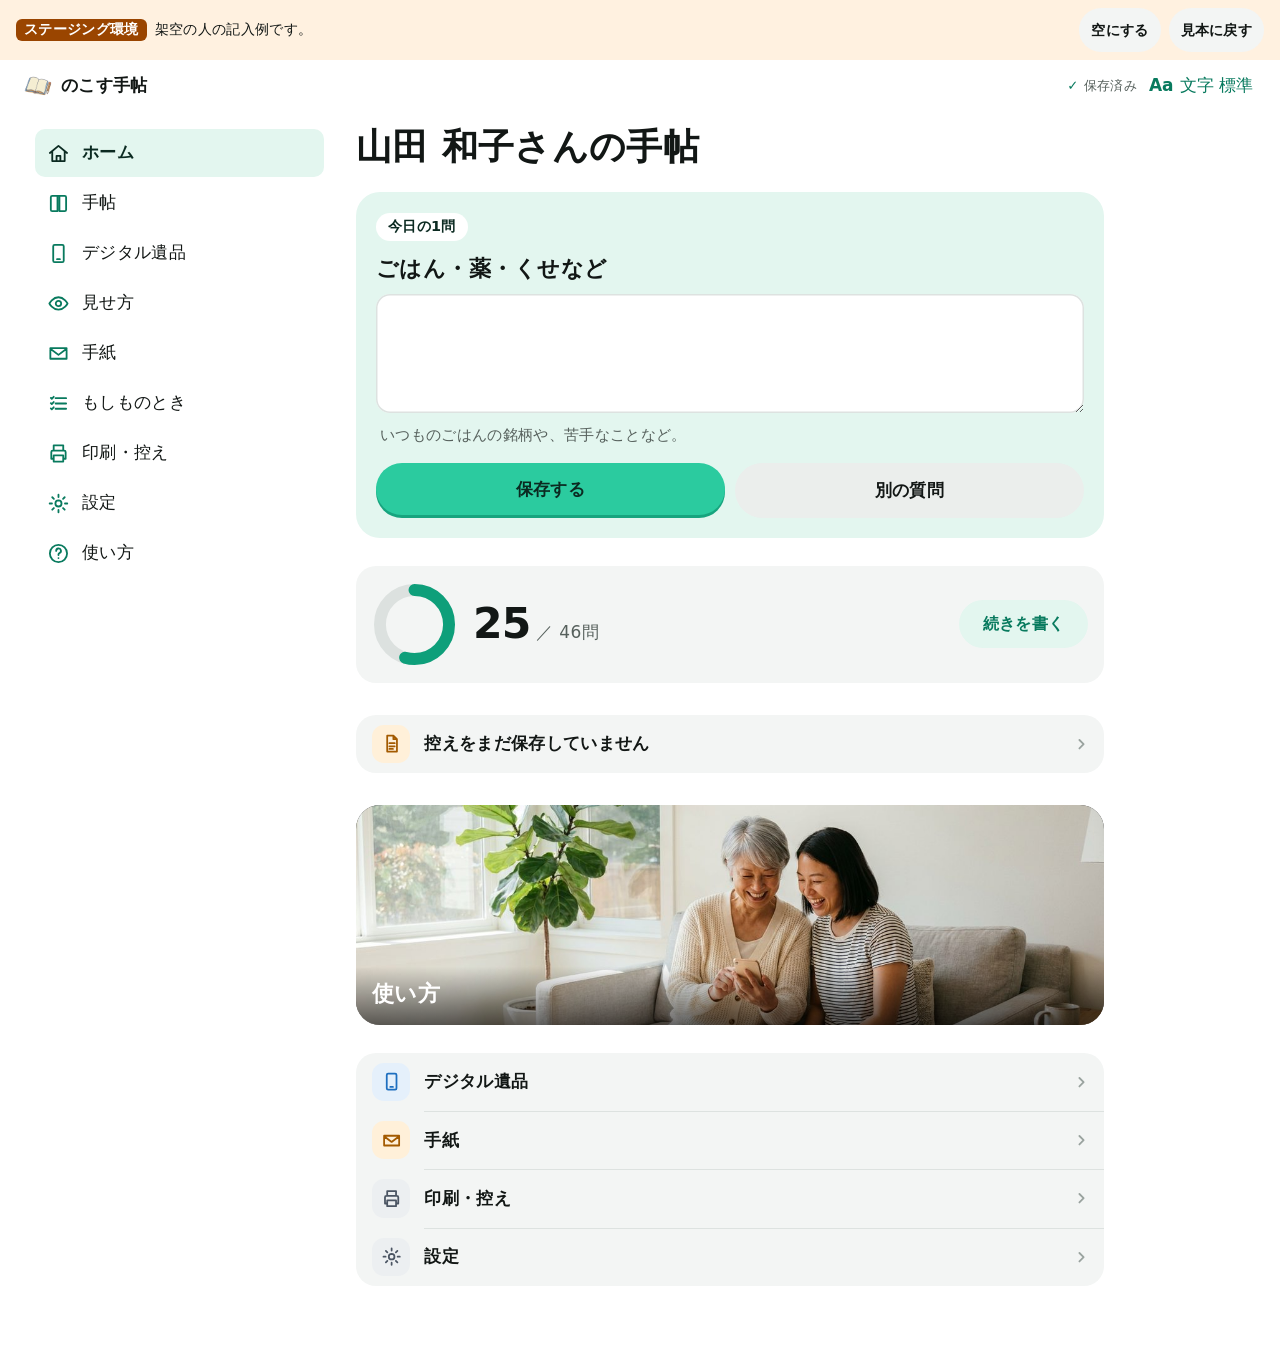
<file: index.html>
<!doctype html>
<html lang="ja" data-font="standard">
<head>
  <meta charset="utf-8">
  <meta name="viewport" content="width=device-width, initial-scale=1, viewport-fit=cover">
  <meta name="description" content="1日1問から書ける終活ノート。無料・登録なし。書いた内容はどこにも送られません。">
  <meta name="theme-color" content="#ffffff">
  <meta name="color-scheme" content="light">
  <title>のこす手帖</title>
  <meta property="og:type" content="website">
  <meta property="og:site_name" content="のこす手帖">
  <meta property="og:title" content="のこす手帖">
  <meta property="og:description" content="1日1問。無料・登録なし。書いた内容はどこにも送られません。">
  <meta property="og:url" content="https://yutaro061489.github.io/nokosu-techo/">
  <meta property="og:image" content="https://yutaro061489.github.io/nokosu-techo/img/ogp.png">
  <meta property="og:image:width" content="1200">
  <meta property="og:image:height" content="630">
  <meta property="og:image:alt" content="のこす手帖">
  <meta property="og:locale" content="ja_JP">
  <meta name="twitter:card" content="summary_large_image">
  <link rel="icon" href="data:image/svg+xml,%3Csvg xmlns='http://www.w3.org/2000/svg' viewBox='0 0 32 32'%3E%3Crect width='32' height='32' rx='8' fill='%2324344f'/%3E%3Ctext x='16' y='23' font-size='19' text-anchor='middle' fill='%23ffffff' font-family='serif'%3E%E5%B8%96%3C/text%3E%3C/svg%3E">
  <meta name="mobile-web-app-capable" content="yes">
  <meta name="apple-mobile-web-app-capable" content="yes">
  <meta name="apple-mobile-web-app-title" content="のこす手帖">
  <meta name="apple-mobile-web-app-status-bar-style" content="default">
  <link rel="stylesheet" href="css/style.css">
</head>
<body>
  <div id="demo-mode" hidden></div>
  <div class="stage-bar" id="stage-bar" role="note" hidden></div>
  <a class="skip-link" href="#main">本文へ移動</a>

  <header class="appbar" id="appbar">
    <div class="appbar-inner">
      <div class="appbar-left">
        <a class="nav-back" id="nav-back" href="#/home" hidden><span class="nav-back-icon" aria-hidden="true"></span><span class="nav-back-text"></span></a>
        <a class="brand" href="#/home" aria-label="のこす手帖 ホームへ">
          <img class="brand-mark" src="img/ill-note.png" alt="" width="320" height="320">
          <span class="brand-name">のこす手帖</span>
        </a>
      </div>
      <p class="appbar-title" id="appbar-title" aria-hidden="true"></p>
      <div class="appbar-tools">
        <p class="save-status" id="save-status" role="status" aria-live="polite"></p>
        <button type="button" class="tool-btn" id="font-toggle">
          <span class="tool-btn-glyph" aria-hidden="true">Aa</span>
          <span class="tool-btn-text"><span class="tool-btn-word">文字 </span><span class="font-toggle-value">標準</span></span>
        </button>
      </div>
    </div>
  </header>

  <div class="storage-banner" id="storage-banner" role="alert" hidden></div>

  <div class="shell">
    <nav class="sidenav" id="sidenav" aria-label="メニュー">
      <ul class="nav-list" id="nav-list"></ul>
    </nav>
    <main id="main" class="main" tabindex="-1">
      <noscript><p>のこす手帖を使うには、JavaScript を有効にしてください。</p></noscript>
    </main>
  </div>


  <!-- スマホ幅：画面下のタブバー。最後の「メニュー」で全項目のメニューを開く -->
  <nav class="tabbar" id="tabbar" aria-label="よく使う画面">
    <div class="tab-links" id="tab-links"></div>
    <button type="button" class="tab menu-toggle" id="menu-toggle" aria-expanded="false" aria-controls="sidenav">
      <span class="tab-icon menu-icon-slot" aria-hidden="true"></span>
      <span class="tab-label menu-toggle-label">メニュー</span>
    </button>
  </nav>

  <div id="live-region" class="visually-hidden" aria-live="polite"></div>
  <div id="print-root"></div>

  <script type="module" src="js/main.js"></script>
</body>
</html>
</file>
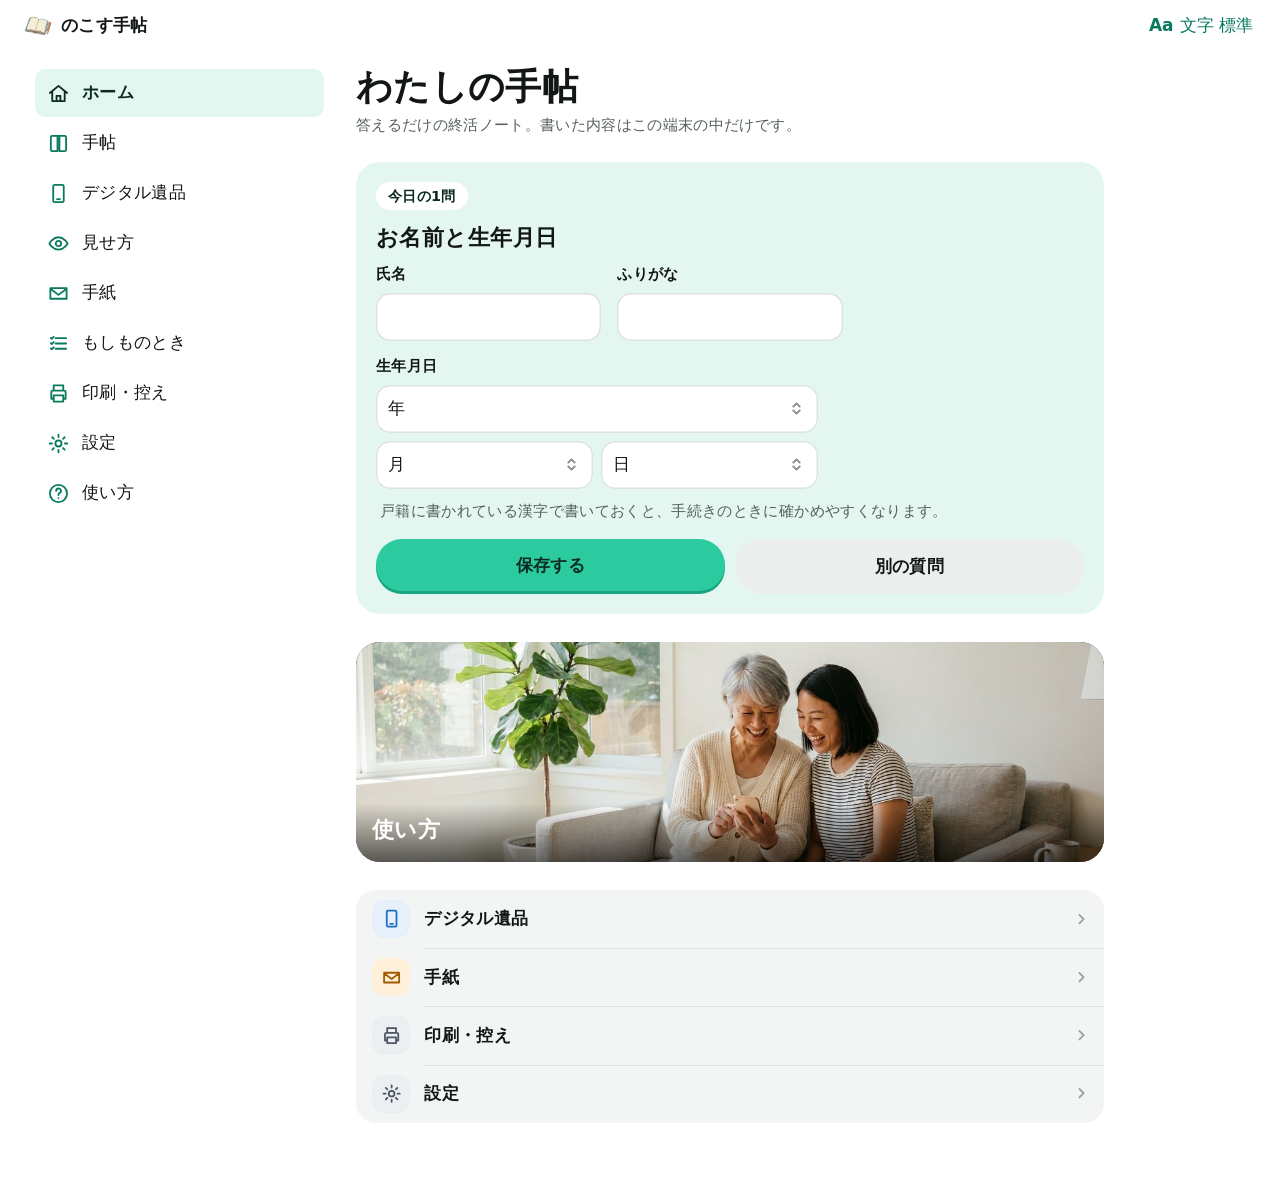
<file: app/index.html>
<!doctype html>
<html lang="ja" data-font="standard">
<head>
  <meta charset="utf-8">
  <meta name="viewport" content="width=device-width, initial-scale=1, viewport-fit=cover">
  <meta name="description" content="1日1問から書ける終活ノート。無料・登録なし。書いた内容はどこにも送られません。">
  <meta name="theme-color" content="#ffffff">
  <meta name="color-scheme" content="light">
  <title>のこす手帖</title>
  <meta property="og:type" content="website">
  <meta property="og:site_name" content="のこす手帖">
  <meta property="og:title" content="のこす手帖">
  <meta property="og:description" content="1日1問。無料・登録なし。書いた内容はどこにも送られません。">
  <meta property="og:url" content="https://yutaro061489.github.io/nokosu-techo/app/">
  <meta property="og:image" content="https://yutaro061489.github.io/nokosu-techo/img/ogp.png">
  <meta property="og:image:width" content="1200">
  <meta property="og:image:height" content="630">
  <meta property="og:image:alt" content="のこす手帖">
  <meta property="og:locale" content="ja_JP">
  <meta name="twitter:card" content="summary_large_image">
  <link rel="icon" href="data:image/svg+xml,%3Csvg xmlns='http://www.w3.org/2000/svg' viewBox='0 0 32 32'%3E%3Crect width='32' height='32' rx='8' fill='%2324344f'/%3E%3Ctext x='16' y='23' font-size='19' text-anchor='middle' fill='%23ffffff' font-family='serif'%3E%E5%B8%96%3C/text%3E%3C/svg%3E">
  <link rel="manifest" href="manifest.webmanifest">
  <link rel="apple-touch-icon" href="img/apple-touch-icon.png">
  <meta name="mobile-web-app-capable" content="yes">
  <meta name="apple-mobile-web-app-capable" content="yes">
  <meta name="apple-mobile-web-app-title" content="のこす手帖">
  <meta name="apple-mobile-web-app-status-bar-style" content="default">
  <link rel="stylesheet" href="css/style.css">
</head>
<body>
  <a class="skip-link" href="#main">本文へ移動</a>

  <header class="appbar" id="appbar">
    <div class="appbar-inner">
      <div class="appbar-left">
        <a class="nav-back" id="nav-back" href="#/home" hidden><span class="nav-back-icon" aria-hidden="true"></span><span class="nav-back-text"></span></a>
        <a class="brand" href="#/home" aria-label="のこす手帖 ホームへ">
          <img class="brand-mark" src="img/ill-note.png" alt="" width="320" height="320">
          <span class="brand-name">のこす手帖</span>
        </a>
      </div>
      <p class="appbar-title" id="appbar-title" aria-hidden="true"></p>
      <div class="appbar-tools">
        <p class="save-status" id="save-status" role="status" aria-live="polite"></p>
        <button type="button" class="tool-btn" id="font-toggle">
          <span class="tool-btn-glyph" aria-hidden="true">Aa</span>
          <span class="tool-btn-text"><span class="tool-btn-word">文字 </span><span class="font-toggle-value">標準</span></span>
        </button>
      </div>
    </div>
  </header>

  <div class="storage-banner" id="storage-banner" role="alert" hidden></div>

  <div class="shell">
    <nav class="sidenav" id="sidenav" aria-label="メニュー">
      <ul class="nav-list" id="nav-list"></ul>
    </nav>
    <main id="main" class="main" tabindex="-1">
      <noscript><p>のこす手帖を使うには、JavaScript を有効にしてください。</p></noscript>
    </main>
  </div>


  <!-- スマホ幅：画面下のタブバー。最後の「メニュー」で全項目のメニューを開く -->
  <nav class="tabbar" id="tabbar" aria-label="よく使う画面">
    <div class="tab-links" id="tab-links"></div>
    <button type="button" class="tab menu-toggle" id="menu-toggle" aria-expanded="false" aria-controls="sidenav">
      <span class="tab-icon menu-icon-slot" aria-hidden="true"></span>
      <span class="tab-label menu-toggle-label">メニュー</span>
    </button>
  </nav>

  <div id="live-region" class="visually-hidden" aria-live="polite"></div>
  <div id="print-root"></div>

  <script type="module" src="js/main.js"></script>
</body>
</html>
</file>
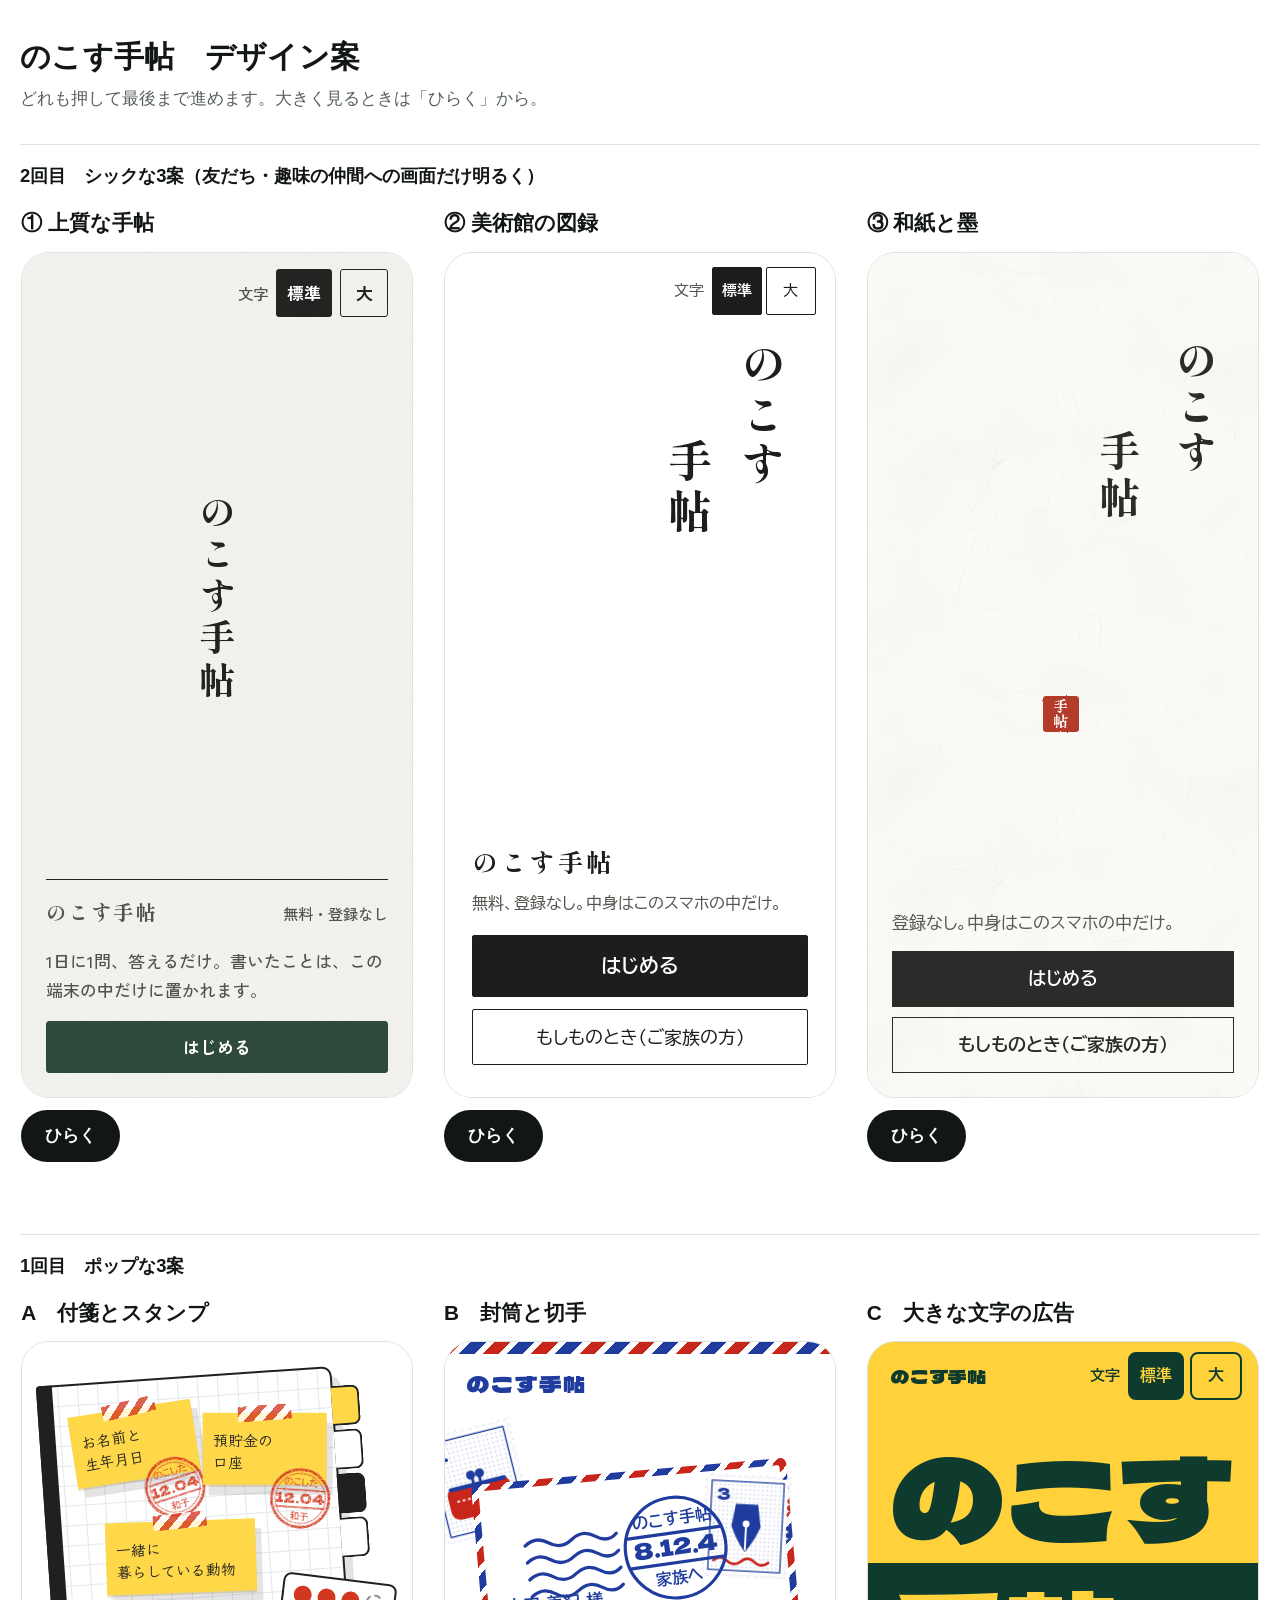
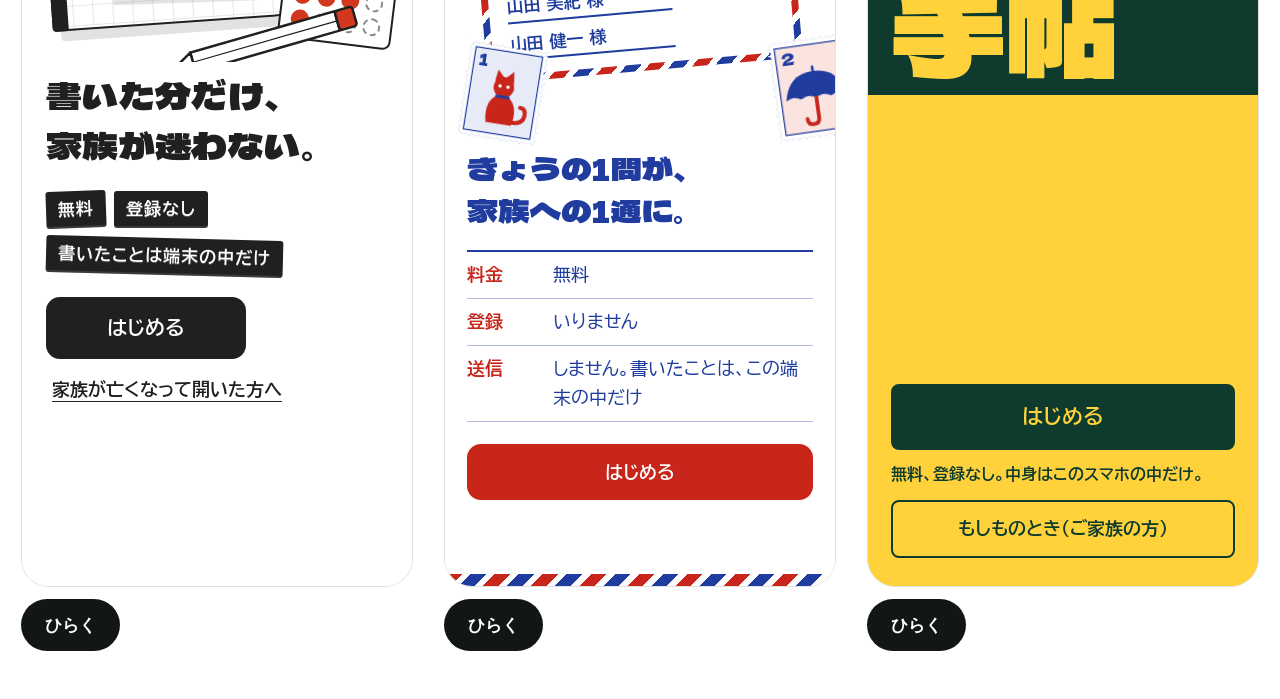
<file: design/index.html>
<!doctype html>
<html lang="ja">
<head>
<meta charset="utf-8">
<meta name="viewport" content="width=device-width, initial-scale=1">
<meta name="robots" content="noindex">
<title>のこす手帖　デザイン3案</title>
<style>
  :root { --bg: #ffffff; --ink: #121715; --sub: #56605c; --line: #dde2e0; --face: #f3f5f4; }
  * { box-sizing: border-box; }
  body { margin: 0; background: var(--bg); color: var(--ink); font: 17px/1.6 -apple-system, BlinkMacSystemFont, "Hiragino Sans", "Yu Gothic UI", Meiryo, sans-serif; }
  header { max-width: 1320px; margin: 0 auto; padding: 32px 20px 8px; }
  h1 { margin: 0 0 4px; font-size: 1.9rem; font-weight: 800; letter-spacing: 0.01em; }
  header p { margin: 0; color: var(--sub); }
  main { max-width: 1320px; margin: 0 auto; padding: 16px 20px 48px; display: grid; gap: 28px; grid-template-columns: repeat(auto-fit, minmax(min(100%, 392px), 1fr)); justify-items: center; }
  article { display: grid; gap: 12px; align-content: start; width: min(392px, 100%); }
  h2 { margin: 0; font-size: 1.3rem; font-weight: 700; }
  /* スマホと同じ幅（390×844）で見せる */
  .frame { width: 392px; max-width: 100%; height: 846px; border: 1px solid var(--line); border-radius: 28px; overflow: hidden; background: var(--face); }
  .frame iframe { width: 100%; height: 100%; border: 0; display: block; }
  a.open { display: inline-flex; align-items: center; justify-content: center; min-height: 52px; padding: 0 24px; border-radius: 999px; background: var(--ink); color: #fff; font-weight: 700; text-decoration: none; justify-self: start; }
  a.open:focus-visible { outline: 3px solid #087a5e; outline-offset: 3px; }
  .round { max-width: 1320px; margin: 24px auto 0; padding: 0 20px; }
  .round-title { margin: 0; padding-top: 16px; border-top: 1px solid var(--line); font-size: 1.15rem; font-weight: 700; }
</style>
</head>
<body>
<header>
  <h1>のこす手帖　デザイン案</h1>
  <p>どれも押して最後まで進めます。大きく見るときは「ひらく」から。</p>
</header>
<section class="round">
  <h2 class="round-title">2回目　シックな3案（友だち・趣味の仲間への画面だけ明るく）</h2>
</section>
<main>
  <article>
    <h2>① 上質な手帖</h2>
    <div class="frame"><iframe src="chic-techo.html" title="① 上質な手帖 の試作" loading="lazy"></iframe></div>
    <a class="open" href="chic-techo.html">ひらく</a>
  </article>
  <article>
    <h2>② 美術館の図録</h2>
    <div class="frame"><iframe src="chic-gallery.html" title="② 美術館の図録 の試作" loading="lazy"></iframe></div>
    <a class="open" href="chic-gallery.html">ひらく</a>
  </article>
  <article>
    <h2>③ 和紙と墨</h2>
    <div class="frame"><iframe src="chic-washi.html" title="③ 和紙と墨 の試作" loading="lazy"></iframe></div>
    <a class="open" href="chic-washi.html">ひらく</a>
  </article>
</main>
<section class="round">
  <h2 class="round-title">1回目　ポップな3案</h2>
</section>
<main>
  <article>
    <h2>A　付箋とスタンプ</h2>
    <div class="frame"><iframe src="sticker.html" title="A 付箋とスタンプ の試作" loading="lazy"></iframe></div>
    <a class="open" href="sticker.html">ひらく</a>
  </article>
  <article>
    <h2>B　封筒と切手</h2>
    <div class="frame"><iframe src="post.html" title="B 封筒と切手 の試作" loading="lazy"></iframe></div>
    <a class="open" href="post.html">ひらく</a>
  </article>
  <article>
    <h2>C　大きな文字の広告</h2>
    <div class="frame"><iframe src="poster.html" title="C 大きな文字の広告 の試作" loading="lazy"></iframe></div>
    <a class="open" href="poster.html">ひらく</a>
  </article>
</main>
</body>
</html>
</file>
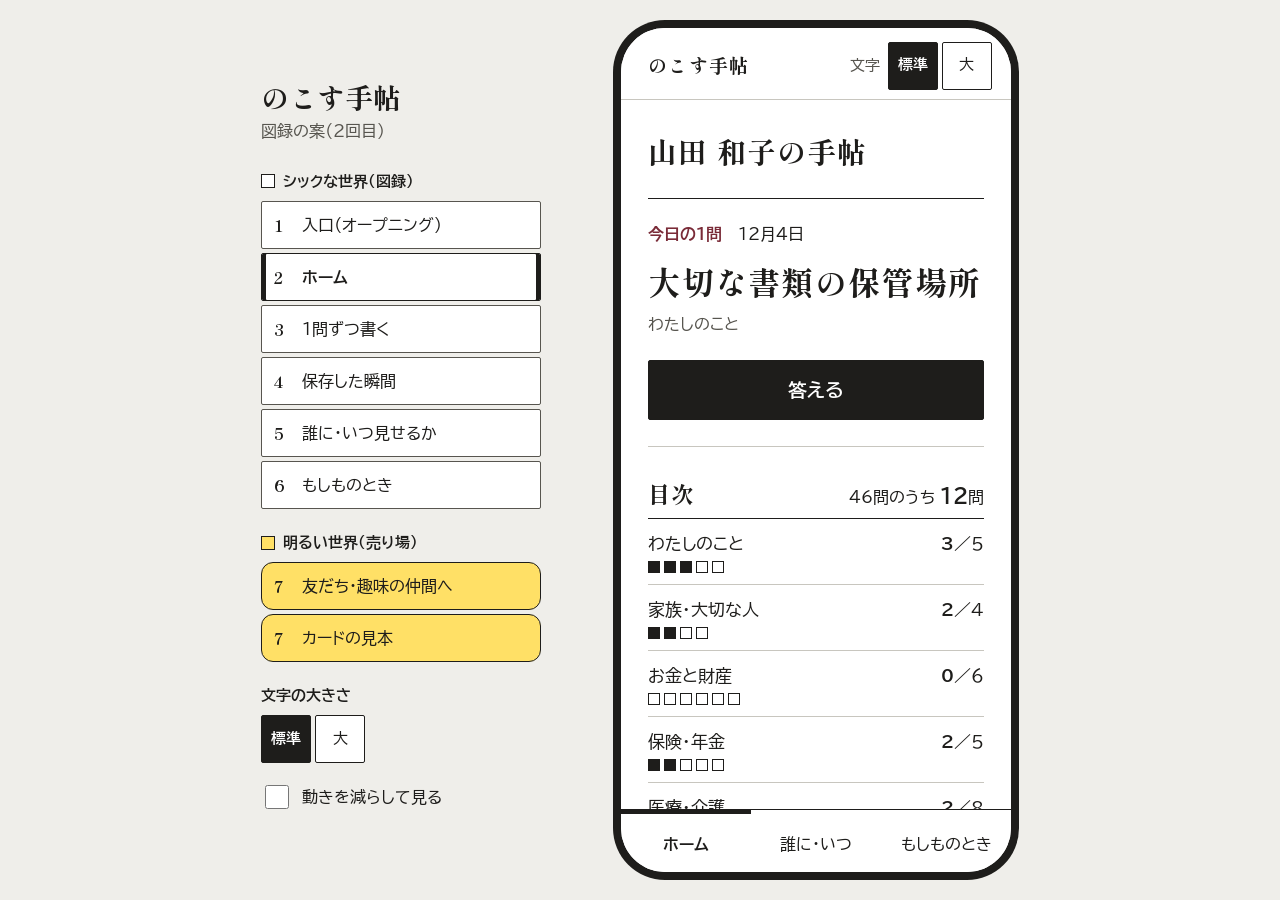
<file: design/chic-gallery.html>
<!doctype html>
<html lang="ja" data-size="m">
<head>
<meta charset="utf-8">
<meta name="viewport" content="width=device-width, initial-scale=1, viewport-fit=cover">
<meta name="robots" content="noindex">
<meta name="theme-color" content="#FFFFFF">
<title>のこす手帖　図録</title>
<link rel="preconnect" href="https://fonts.googleapis.com">
<link rel="preconnect" href="https://fonts.gstatic.com" crossorigin>
<link href="https://fonts.googleapis.com/css2?family=BIZ+UDPGothic:wght@400;700&family=Shippori+Mincho+B1:wght@600;700&family=Zen+Maru+Gothic:wght@700;900&display=swap" rel="stylesheet">
<style>
/* ───────── 色と書体 ─────────
   シックな世界（展覧会の図録）
     紙   #FFFFFF … 図録のページ
     壁   #EFEEEA … 展示室の壁。保存した答えを掛ける面と、PC の机
     墨   #1E1D1B … 文字・罫・主ボタン（白地 16.6:1）
     薄墨 #57554F … 補足の文字だけ（白地 7.4:1、壁地 6.4:1）
     蘇芳 #7A2B38 … 差し色1色。出品番号・今日の印・選んだ人（白地 9.6:1）
     罫   #C8C6BF … 飾りの細線だけ（文字には使わない）
     淡蘇芳 #F4EAE8 … 紙の色。保存した答えを刷った紙・選んだ選択肢の地（墨の文字 14.6:1）
   明るい世界（ミュージアムショップのポストカード売り場）
     2色だけ：レモン #FFE066（売り場の地）と 朱 #E8452C（カードに刷った版。文字には使わない）
     カードは白い紙に墨と朱の2色刷り。角を1か所切り落とし、紙の厚みの線と、朱の版のずれで印刷物に見せる
     文字はどれも墨（レモン地 14.3:1、白地 16.6:1）
   書体
     見出し・問い・答え … しっぽり明朝 B1（太め 600/700。本文には使わない）
     本文・ボタン・入力 … BIZ UDPゴシック（UD 書体）
     明るい世界の見出し … Zen 丸ゴシック 900
*/
:root{
  --kami:#FFFFFF; --kabe:#EFEEEA; --sumi:#1E1D1B; --usu:#57554F; --suou:#7A2B38; --kei:#C8C6BF;
  --lemon:#FFE066; --shu:#E8452C; --toki:#F4EAE8;
  --min:"Shippori Mincho B1","Hiragino Mincho ProN","Yu Mincho",serif;
  --got:"BIZ UDPGothic","Hiragino Sans","Yu Gothic UI",Meiryo,sans-serif;
  --maru:"Zen Maru Gothic","BIZ UDPGothic","Hiragino Maru Gothic ProN",sans-serif;
  --dk:1;               /* 大きな文字の倍率（文字「大」で上がる） */
  --slow:cubic-bezier(.25,.1,.25,1);
}
html{font-size:17px;-webkit-text-size-adjust:100%}
html[data-size="l"]{font-size:21px;--dk:1.14}
*,*::before,*::after{box-sizing:border-box}
body{margin:0;background:var(--kabe);color:var(--sumi);font-family:var(--got);line-height:1.7;line-break:strict;overflow-wrap:anywhere;font-feature-settings:"palt" 0}
button,input,textarea{font:inherit;color:inherit}
button{cursor:pointer;-webkit-tap-highlight-color:transparent;touch-action:manipulation}
:focus-visible{outline:3px solid var(--suou);outline-offset:3px}
.sr{position:absolute;width:1px;height:1px;overflow:hidden;clip-path:inset(50%);white-space:nowrap}

/* ───────── 置き場所：スマホは全面、PC は枠＋横の切り替え ───────── */
.panel{display:none}
.app{position:fixed;inset:0;overflow:hidden;background:var(--kami);container-type:inline-size;isolation:isolate;perspective:1600px}
@media (min-width:820px) and (min-height:560px){
  .stage{min-height:100vh;display:flex;align-items:center;justify-content:center;gap:72px;padding:20px}
  .device-wrap{flex:none;width:calc(406px * var(--sc,1));height:calc(860px * var(--sc,1))}
  .device{width:406px;height:860px;padding:8px;background:var(--sumi);border-radius:52px;transform:scale(var(--sc,1));transform-origin:0 0}
  .app{position:relative;inset:auto;width:390px;height:844px;border-radius:44px}
  .panel{display:block;width:280px;font-size:16px;line-height:1.55}
}
.p-title{font-family:var(--min);font-weight:700;font-size:28px;line-height:1.3;margin:0}
.p-sub{margin:4px 0 26px;font-size:16px;color:var(--usu)}
.p-h{font-weight:700;margin:22px 0 8px;font-size:15px;display:flex;align-items:center;gap:8px}
.p-h i{display:inline-block;width:14px;height:14px;border:1.5px solid var(--sumi)}
.p-h.chic i{background:var(--kami)}
.p-h.bright i{background:var(--lemon)}
.p-nav{list-style:none;margin:0;padding:0;display:grid;gap:4px}
.p-nav button{width:100%;min-height:48px;display:flex;align-items:center;gap:12px;padding:6px 12px;border:1.5px solid var(--usu);background:var(--kami);text-align:left;font-size:16px;border-radius:2px}
.p-nav.bright button{background:var(--lemon);border-color:var(--sumi);border-radius:12px}
.p-nav button b{font-family:var(--min);min-width:1em}
.p-nav button[aria-current="page"]{border-color:var(--sumi);box-shadow:inset 4px 0 0 var(--sumi),inset -4px 0 0 var(--sumi);font-weight:700}
.p-check{display:flex;align-items:center;gap:10px;min-height:48px;cursor:pointer;margin-top:10px}
.p-check input{width:24px;height:24px;accent-color:var(--sumi)}

/* ───────── 画面の骨組み ───────── */
.screen{position:absolute;inset:0;display:flex;flex-direction:column;background:var(--kami);color:var(--sumi);backface-visibility:hidden;transform-origin:0 50%}
.screen[hidden],.layer[hidden]{display:none}
.bar{flex:none;display:flex;align-items:center;justify-content:space-between;gap:10px;min-height:72px;padding:max(12px,env(safe-area-inset-top)) 5cqi 8px 7cqi;border-bottom:1px solid var(--kei)}
.logo{font-family:var(--min);font-weight:700;font-size:1.12rem;line-height:1.2;white-space:nowrap;letter-spacing:.06em}
.bar .btn{flex:none;white-space:nowrap}
.layer .bar .logo{white-space:normal;min-width:0}
.scroll{flex:1;min-height:0;overflow-y:auto;overflow-x:hidden;padding:0 7cqi 32px;overscroll-behavior:contain}

/* 文字の大きさ */
.size{display:flex;align-items:center;gap:4px}
.size-l{font-size:.9rem;margin-right:4px;color:var(--usu)}
.size button{min-width:50px;min-height:48px;padding:0 8px;border:1.5px solid var(--sumi);background:var(--kami);font-size:.9rem;line-height:1.2;border-radius:2px}
.size button[aria-pressed="true"]{background:var(--sumi);color:var(--kami);font-weight:700}

/* ボタン（シック）：角はほとんど立てる。押すと色が反転するだけ */
.btn{min-height:56px;min-width:48px;display:inline-flex;align-items:center;justify-content:center;gap:.5em;padding:.4em 1.1em;border:1.5px solid var(--sumi);border-radius:2px;background:var(--kami);color:var(--sumi);font-size:1.05rem;line-height:1.35;text-align:center;transition:background-color .2s,color .2s}
.btn.primary{background:var(--sumi);color:var(--kami);font-weight:700}
.btn:active{background:var(--usu);color:var(--kami)}
.btn.plain{border-color:transparent;padding-inline:.4em;min-height:48px;text-decoration:underline;text-underline-offset:.25em;text-decoration-thickness:1px;background:transparent}
.btn.plain:active{background:var(--kabe);color:var(--sumi)}

/* 見出し（明朝は見出しにだけ） */
.h-min{font-family:var(--min);font-weight:700;margin:0;line-height:1.45;letter-spacing:.04em;word-break:auto-phrase;text-wrap:pretty}
.h-page{font-size:calc(7.4cqi * var(--dk));margin-top:30px}
.lede{margin:0;color:var(--usu);font-size:.95rem}

/* 下のタブ */
.tabs{flex:none;display:grid;grid-template-columns:repeat(3,1fr);background:var(--kami);border-top:1px solid var(--sumi);padding-bottom:env(safe-area-inset-bottom)}
.tabs button{min-height:62px;border:0;background:none;font-size:min(.95rem,4.6cqi);line-height:1.25;padding:6px 2px 4px;border-top:4px solid transparent}
.tabs button[aria-current="page"]{border-top-color:var(--sumi);font-weight:700}
.tabs button:focus-visible{outline-offset:-6px}

/* 現れ方：シックな世界はゆっくり現れて止まるだけ（移動しない） */
.screen.enter{animation:fadeIn .45s var(--slow) both}
.screen.enter .rise{animation:fadeIn .7s var(--slow) both;animation-delay:calc(120ms + var(--i,0) * 110ms)}

/* ───────── 1. 入口 ───────── */
.scr-start .bar{border-bottom:0}
.scr-start .scroll{display:flex;flex-direction:column;padding-top:4px}
.title-wall{flex:1 0 auto;display:flex;justify-content:flex-end;padding:3cqi 2cqi 6cqi 0;min-height:56cqi}
.tate{writing-mode:vertical-rl;font-family:var(--min);font-weight:700;font-size:11.4cqw;line-height:1.65;letter-spacing:.14em;margin:0;white-space:nowrap}
.tate span{display:block}
.tate span:nth-child(2){padding-top:2.2em}
.start-foot{display:grid;gap:12px}
.start-logo{font-family:var(--min);font-weight:700;font-size:1.5rem;letter-spacing:.1em;margin:0;line-height:1.3}
.fact{margin:0 0 6px;font-size:.95rem;color:var(--usu)}
.start-foot .btn.primary{min-height:62px;font-size:1.15rem}
.skip{display:none}
.scr-start.playing .skip{display:inline-flex}
.scr-start.playing .bar .size{display:none}
.scr-start.playing .tate span{animation:fadeIn 1s var(--slow) both}
.scr-start.playing .tate span:nth-child(1){animation-delay:.25s}
.scr-start.playing .tate span:nth-child(2){animation-delay:1.05s}
.scr-start.playing .start-foot{animation:fadeIn .6s var(--slow) 2.1s both}

/* ───────── 2. ホーム ───────── */
.today{margin-top:26px;padding:22px 0 26px;border-top:1.5px solid var(--sumi);border-bottom:1px solid var(--kei);position:relative}
.today-k{margin:0 0 10px;font-size:.95rem;display:flex;gap:1em;align-items:baseline}
.today-k b{color:var(--suou)}
.today-q{font-size:calc(8.2cqi * var(--dk));line-height:1.45;margin:0 0 6px}
.today-c{margin:0 0 22px;color:var(--usu);font-size:.95rem}
.today .btn{width:100%;min-height:60px;font-size:1.1rem}
.mokuji{margin-top:30px}
.mk-head{display:flex;justify-content:space-between;align-items:baseline;gap:10px;flex-wrap:wrap;border-bottom:1.5px solid var(--sumi);padding-bottom:6px}
.mk-head h2{font-size:1.3rem}
.mk-head p{margin:0;font-size:.95rem}
.mk-head p b{font-size:1.15rem}
.mk{list-style:none;margin:0;padding:0}
.mk li{display:grid;grid-template-columns:1fr auto;align-items:center;gap:2px 12px;padding:11px 0;border-bottom:1px solid var(--kei)}
.mk .nm{font-size:1rem}
.mk .ct{font-size:1rem;font-variant-numeric:tabular-nums;text-align:right;white-space:nowrap}
.mk .ct b{font-weight:700}
.mk .pl{grid-column:1 / -1;display:flex;gap:4px}
.mk .pl i{width:12px;height:12px;border:1.5px solid var(--sumi)}
.mk .pl i.on{background:var(--sumi)}
.mk .pl i.new{background:var(--suou);border-color:var(--suou)}
/* ショップへの入口：ここだけ色がのぞく */
.shop-in{display:grid;grid-template-columns:auto 1fr;align-items:center;gap:16px;width:100%;margin-top:34px;padding:18px 16px;border:1.5px solid var(--sumi);background:var(--kabe);text-align:left;min-height:96px;border-radius:2px}
.shop-in .mini{position:relative;width:86px;height:64px}
.shop-in .mini i{position:absolute;width:46px;height:62px;border:1.5px solid var(--sumi);border-radius:0}
.shop-in .mini i:nth-child(1){left:0;top:2px;background:var(--lemon);transform:rotate(-8deg)}
.shop-in .mini i:nth-child(2){left:20px;top:0;background:var(--kami);transform:rotate(2deg)}
.shop-in .mini i:nth-child(3){left:40px;top:3px;background:var(--shu);transform:rotate(9deg)}
.shop-in b{display:block;font-size:1.05rem;line-height:1.4}
.shop-in .sub{display:block;font-size:.95rem;color:var(--usu)}
.shop-in > span{display:block}

/* ───────── 3. 1問ずつ書く ───────── */
.w-pos{font-size:.95rem;text-align:right;line-height:1.35}
.w-pos b{font-family:var(--min);font-weight:700;font-size:1.15rem;color:var(--suou)}
.w-q{font-size:calc(8.2cqi * var(--dk));margin-top:30px;line-height:1.45}
.field{margin-top:28px;display:grid;gap:10px}
.lbl{font-weight:700;font-size:1rem;line-height:1.5;padding:0;margin:0}
.input{width:100%;min-height:64px;padding:12px 14px;border:1.5px solid var(--sumi);border-radius:2px;background:var(--kami);font-size:1.1rem;line-height:1.55;resize:vertical}
.input::placeholder{color:#6E6C66}
.chips{display:flex;flex-wrap:wrap;gap:8px}
.chip{min-height:48px;padding:0 16px;border:1.5px solid var(--usu);border-radius:2px;background:var(--kami);font-size:.95rem}
.chip:active{border-color:var(--sumi)}
.hint{margin:0;font-size:.95rem;color:var(--usu)}
.err{margin:0;font-weight:700;color:var(--suou);padding:4px 0}
.err::before{content:"";display:inline-block;width:.7em;height:.7em;background:var(--suou);margin-right:.5em;vertical-align:.05em}
fieldset.opts{border:0;margin:28px 0 0;padding:0;display:grid;gap:8px}
.opt{display:flex;align-items:center;gap:14px;min-height:60px;padding:10px 14px;border:1.5px solid var(--usu);border-radius:2px;background:var(--kami);line-height:1.45;cursor:pointer}
.opt input{position:absolute;opacity:0;pointer-events:none}
.opt .box{flex:none;width:24px;height:24px;border:1.5px solid var(--sumi);border-radius:50%;display:grid;place-items:center}
.opt:has(input:checked){border-color:var(--sumi);box-shadow:inset 0 0 0 1px var(--sumi);background:var(--toki);font-weight:700}
.opt:has(input:checked) .box::after{content:"";width:12px;height:12px;border-radius:50%;background:var(--sumi)}
.opt:has(input:focus-visible){outline:3px solid var(--suou);outline-offset:3px}
.actions{flex:none;display:flex;gap:10px;padding:12px 7cqi calc(12px + env(safe-area-inset-bottom));background:var(--kami);border-top:1px solid var(--sumi)}
.actions .btn{flex:1}
.actions .btn.primary{flex:1.6}

/* ───────── 4. 保存した瞬間：答えが額に収まる ───────── */
.scr-saved{background:var(--kabe)}
.scr-saved .bar{border-bottom-color:transparent}
.scr-saved .scroll{display:flex;flex-direction:column;justify-content:center;padding-top:8px}
.frame{position:relative;margin:0 2cqi;background:var(--kami);padding:6cqi 5cqi;border:1px solid var(--kei)}
.frame .work{background:var(--toki);border:1.5px solid var(--suou);padding:8cqi 4cqi;overflow:hidden}
.work{position:relative;margin:0;font-family:var(--min);font-weight:700;text-align:center;line-height:1.6;font-size:var(--f);letter-spacing:.08em;min-height:3.2em;display:flex;flex-direction:column;align-items:center;justify-content:center;word-break:auto-phrase}
.work span{display:block}
.work.tight span{white-space:nowrap}
.caption{margin:22px 2cqi 0 auto;width:fit-content;max-width:78%;font-size:.95rem;line-height:1.55}
.caption .no{font-family:var(--min);font-weight:700;font-size:1.3rem;color:var(--suou);display:block;line-height:1.3}
.caption .ti{font-weight:700;display:block;font-size:1rem;word-break:auto-phrase}
.caption span{display:block}
.s-msg{font-size:calc(7.6cqi * var(--dk));margin-top:30px}
/* 演出の順番：額 → 答えが詰まって収まる → ラベル → 見出し → ボタン */
.scr-saved.enter .frame{animation:frameIn .9s var(--slow) .15s both}
.scr-saved.enter .work{animation:fadeIn .9s var(--slow) .45s both}
.scr-saved.enter .work.tight{animation:settle 1.1s var(--slow) .45s both}
.scr-saved.enter .caption{animation:fadeIn .7s var(--slow) 1.35s both}
.scr-saved.enter .s-msg{animation:fadeIn .7s var(--slow) 1.7s both}
.scr-saved.enter .actions{animation:showAct .5s var(--slow) 2.05s both}
.scr-saved .actions{background:var(--kabe);flex-wrap:wrap}
.scr-saved .actions .btn{flex:1 1 9em;padding-inline:.6em}

/* ───────── 5. 誰に・いつ見せるか ───────── */
.people{display:grid;grid-template-columns:1fr 1fr;margin-top:24px;border:1.5px solid var(--sumi)}
.person{min-height:72px;border:0;background:var(--kami);font-size:1.1rem;line-height:1.3;padding:8px;border-radius:0}
.person + .person{border-left:1.5px solid var(--sumi)}
.person small{display:block;font-size:.9rem;color:var(--usu)}
.person[aria-pressed="true"]{background:var(--sumi);color:var(--kami);font-weight:700}
.person[aria-pressed="true"] small{color:var(--kami)}
.rows{list-style:none;margin:18px 0 0;padding:0}
.row{display:flex;flex-wrap:wrap;align-items:center;justify-content:space-between;gap:4px 10px;padding:8px 0;border-bottom:1px solid var(--kei)}
.row .cat{font-size:1rem}
.stage-btn{display:inline-flex;align-items:center;gap:8px;min-height:48px;padding:6px 12px;border:1.5px solid var(--sumi);border-radius:2px;background:var(--kami);font-size:.95rem;line-height:1.3;text-align:left;margin-left:auto}
.shp{flex:none;width:20px;height:20px}
.s-note{margin:20px 0 12px;font-size:.95rem}
.wide{width:100%}

/* ───────── 6. もしものとき（動かさない） ───────── */
.scr-mosimo.enter{animation:fadeIn .25s ease both}
.date{width:100%;min-height:60px;padding:8px 14px;border:1.5px solid var(--sumi);border-radius:2px;background:var(--kami);font-size:1.15rem;font-weight:700}
.m-read{margin-top:14px;width:100%}
.pg{margin-top:28px}
.pg-h{margin:0;font-family:var(--min);font-weight:700;font-size:1.2rem;padding-bottom:6px;border-bottom:1.5px solid var(--sumi)}
.pg ul{list-style:none;margin:0;padding:0}
.proc{border-bottom:1px solid var(--kei);padding:8px 0}
.proc label{display:grid;grid-template-columns:48px 1fr;gap:2px 8px;align-items:start;cursor:pointer;min-height:48px}
.proc input{position:absolute;opacity:0;pointer-events:none}
.ck{grid-row:1 / span 3;width:28px;height:28px;margin:10px;border:1.5px solid var(--sumi);border-radius:2px;display:grid;place-items:center}
.proc input:checked + .ck{background:var(--sumi)}
.proc input:checked + .ck::after{content:"";width:12px;height:7px;border:2.5px solid var(--kami);border-top:0;border-right:0;transform:translate(0,-2px) rotate(-45deg)}
.proc input:focus-visible + .ck{outline:3px solid var(--suou);outline-offset:3px}
.p-t{line-height:1.5;padding-top:10px}
.p-w{grid-column:2;font-size:.9rem;color:var(--usu)}
.p-d{grid-column:2;font-weight:700;font-size:1rem}
.p-d .left{font-weight:400;margin-left:.6em}
.proc.done .p-t{text-decoration:line-through;text-decoration-thickness:1.5px}
.proc.done .p-t::after{content:"（済）";text-decoration:none;display:inline-block;margin-left:.3em}
.m-empty{margin:22px 0 0;padding:14px 16px;background:var(--kabe)}
.m-note{margin:24px 0 0;font-size:.9rem;color:var(--usu)}

/* ───────── 重なる面（シック） ───────── */
.layer{position:absolute;inset:0;z-index:20;display:flex;flex-direction:column;justify-content:flex-end;background:rgba(30,29,27,.5)}
.pick{background:var(--kami);border-top:1.5px solid var(--sumi);padding:22px 7cqi calc(18px + env(safe-area-inset-bottom));display:grid;gap:8px;animation:fadeIn .3s var(--slow) both}
.pick-t{margin:0 0 6px;font-weight:700;font-size:1.05rem}
.pick-o{display:flex;align-items:center;gap:12px;min-height:58px;padding:8px 14px;border:1.5px solid var(--usu);border-radius:2px;background:var(--kami);text-align:left;line-height:1.35}
.pick-o[aria-pressed="true"]{border-color:var(--sumi);box-shadow:inset 0 0 0 1px var(--sumi);background:var(--toki);font-weight:700}
.pick-o[aria-pressed="true"]::after{content:"選んでいます";margin-left:auto;font-size:.9rem;font-weight:400}
.layer.full{justify-content:flex-start;background:var(--kabe);animation:fadeIn .35s var(--slow) both}
.layer.full .bar{background:var(--kabe)}
.layer.full .scroll{padding-top:20px}
.sheet{background:var(--kami);padding:26px 7cqi 22px;margin:0 0 20px;border:1px solid var(--kei)}
.sh-k{margin:0;font-size:.95rem;color:var(--usu)}
.sh-name{font-family:var(--min);font-weight:700;font-size:calc(7cqi * var(--dk));line-height:1.4;margin:6px 0 2px}
.sh-from{margin:0 0 6px;font-size:.95rem}
.sh-s h3{display:flex;align-items:center;gap:8px;margin:18px 0 4px;font-size:1rem;border-bottom:1px solid var(--sumi);padding-bottom:4px}
.sh-s ul{margin:0;padding:0;list-style:none}
.sh-s li{line-height:1.6;padding:3px 0}
.sh-foot{margin:18px 0 0;font-size:.9rem;color:var(--usu)}
.ho-act{display:grid;gap:10px}
.book-h{font-size:calc(7cqi * var(--dk));margin:0}
.book-note{margin:6px 0 0;font-size:.95rem;color:var(--usu)}
.book-list{list-style:none;margin:20px 0 0;padding:0;display:grid;gap:14px}
.book-list li{background:var(--kami);padding:16px 18px;border:1px solid var(--kei)}
.book-list .ans{font-family:var(--min);font-weight:700;font-size:1.2rem;line-height:1.55;margin:0 0 8px}
.book-list .lab{margin:0;font-size:.95rem;line-height:1.5}
.book-list .lab b{color:var(--suou);font-family:var(--min);margin-right:.5em}
.toast{position:absolute;left:7cqi;right:7cqi;bottom:84px;z-index:40;margin:0;padding:12px 16px;background:var(--sumi);color:var(--kami);text-align:center;opacity:0;pointer-events:none;transition:opacity .3s;border-radius:2px}
.toast.show{opacity:1}

/* ───────── 7. 明るい世界：ミュージアムショップのポストカード売り場 ───────── */
.w-bright{background:var(--lemon)}
.w-bright .bar{border-bottom:2px solid var(--sumi);background:var(--lemon)}
.w-bright .logo{font-family:var(--maru);font-weight:900;letter-spacing:.02em}
.w-bright .btn,.w-bright .size button,.w-bright .chip,.w-bright .input{border-radius:14px;border-width:2px}
.w-bright .btn{font-weight:700;background:var(--kami)}
.w-bright .btn.primary{background:var(--sumi);color:var(--lemon)}
.w-bright .btn.plain{background:transparent}
.w-bright .size button[aria-pressed="true"]{color:var(--lemon)}
.w-bright :focus-visible{outline-color:var(--sumi)}
.h-maru{font-family:var(--maru);font-weight:900;margin:0;line-height:1.35;letter-spacing:.01em;word-break:auto-phrase}
.f-h{font-size:calc(8.2cqi * var(--dk));margin-top:24px}
.rack{display:grid;grid-template-columns:1fr 1fr;gap:22px 16px;margin-top:24px;padding:0 4px}
.pcw{transform:rotate(var(--r,0deg));filter:drop-shadow(0 2px 0 var(--kami)) drop-shadow(0 1.5px 0 var(--sumi))}
.pcw:has(:focus-visible){outline:3px solid var(--sumi);outline-offset:5px}
.pc{--cut:18px;display:block;width:100%;padding:2px;border:0;border-radius:0;background:var(--sumi);text-align:left;line-height:1.35;clip-path:polygon(0 0,calc(100% - var(--cut)) 0,100% var(--cut),100% 100%,0 100%);transition:transform .2s ease-out}
.pc:focus-visible{outline:none}
.pc:active{transform:scale(.97)}
.pc-in{display:flex;flex-direction:column;align-items:flex-start;gap:4px;min-height:172px;padding:14px 12px 12px;background:var(--kami);clip-path:polygon(0 0,calc(100% - var(--cut) + .8px) 0,100% calc(var(--cut) - .8px),100% 100%,0 100%)}
.pc .gl{width:52px;height:52px;margin-bottom:auto}
.pc .nm{font-family:var(--maru);font-weight:900;font-size:min(1.15rem,5.4cqi);margin-top:10px;white-space:nowrap}
.pc .rl{font-size:.9rem}
.pc .st{font-size:.9rem;font-weight:700;display:flex;align-items:center;gap:6px;white-space:nowrap}
.pc .st i{width:12px;height:12px;border:2px solid var(--sumi);border-radius:50%}
.pc .st i.on{background:var(--sumi)}
.pc-add{display:flex;flex-direction:column;width:100%;min-height:176px;gap:6px;border:2px dashed var(--sumi);border-radius:0;background:transparent;align-items:center;justify-content:center;font-weight:700;font-size:1rem}
.pc-add .plus{width:40px;height:40px}
.f-note{margin:20px 0 0;font-size:.95rem}
.w-bright .actions{background:var(--lemon);border-top:2px solid var(--sumi)}
.fe-rel{display:inline-block;margin-top:10px;padding:4px 12px;border:2px solid var(--sumi);border-radius:999px;background:var(--kami);font-size:.95rem;font-weight:700}
.w-bright .lbl{font-size:1.05rem}
.w-bright .chip{background:var(--kami);border-color:var(--sumi)}
.screen.w-bright.enter{animation:popIn .4s cubic-bezier(.3,1.3,.5,1) both}
/* カードの見本 */
.layer.cardview{justify-content:flex-start;background:var(--lemon);animation:fadeIn .3s both}
.layer.cardview .bar{background:var(--lemon);border-bottom:2px solid var(--sumi)}
.cv-wrap{perspective:1200px;margin-top:22px}
.card{position:relative;display:grid;transition:transform .7s cubic-bezier(.4,.2,.2,1);transform-style:preserve-3d}
.card.back{transform:rotateY(180deg)}
.face{--cut:22px;grid-area:1 / 1;backface-visibility:hidden;padding:2px;background:var(--sumi);display:flex;min-height:260px;clip-path:polygon(0 0,calc(100% - var(--cut)) 0,100% var(--cut),100% 100%,0 100%)}
.face.b{transform:rotateY(180deg)}
.pp{position:relative;flex:1;display:flex;flex-direction:column;background:var(--kami);padding:30px 28px 26px;clip-path:polygon(0 0,calc(100% - var(--cut) + .8px) 0,100% calc(var(--cut) - .8px),100% 100%,0 100%)}
.pp > *{position:relative}
/* 2色刷り：朱の版が墨の版から少しずれて刷られた罫 */
.pp::before,.pp::after{content:"";position:absolute;inset:12px;pointer-events:none}
.pp::before{border:2px solid var(--shu);transform:translate(3px,2px)}
.pp::after{border:1px solid var(--sumi)}
.fa-to{margin:0;font-size:.95rem;font-weight:700}
.fa-name{font-family:var(--maru);font-weight:900;font-size:calc(8.6cqi * var(--dk));line-height:1.3;margin:2px 0 12px;word-break:auto-phrase}
.fa-word{margin:0;font-size:1.15rem;line-height:1.75;font-weight:700}
.fa-word.empty{font-weight:400}
.fa-from{margin:auto 0 0;padding-top:14px;font-size:.95rem;display:flex;align-items:flex-end;justify-content:space-between;gap:12px}
.fa-gl{flex:none;width:52px;height:52px}
.fb-stamp{position:absolute;right:26px;top:26px;width:64px;height:76px;border:2px dashed var(--sumi);display:grid;place-items:center;background:var(--kami)}
.fb-stamp svg{width:44px;height:44px}
.fb-k{margin:0;font-size:.95rem;font-weight:700;padding-right:84px}
.fb dl{margin:12px 0 0;padding-right:4px}
.fb dt{font-size:.95rem;font-weight:700;margin-top:10px;padding-right:80px}
.fb dt:first-child{margin-top:0}
.fb dd{margin:2px 0 0;font-size:1.05rem;line-height:1.55;padding-bottom:8px;border-bottom:2px dotted var(--sumi)}
.cv-act{display:grid;gap:10px;margin-top:26px}
.cv-act .btn{width:100%}

/* ───────── 世界の切り替え：図録のページをめくると、色のある見返しが出る ───────── */
.screen.turn-out{animation:turnOut .8s cubic-bezier(.45,.05,.3,1) both;z-index:5;pointer-events:none}
.screen.turn-in{animation:turnIn .8s cubic-bezier(.45,.05,.3,1) both;z-index:5;pointer-events:none}
.screen.turn-out::after,.screen.turn-in::after{content:"";position:absolute;inset:0;background:linear-gradient(90deg,rgba(30,29,27,0) 40%,rgba(30,29,27,.22));pointer-events:none}
.screen.turn-out::after{animation:shadeIn .8s both}
.screen.turn-in::after{animation:shadeOut .8s both}
.screen.under{z-index:1}
.screen.cross-fade{animation:fadeIn .4s ease both;z-index:5}

/* ───────── 動き ───────── */
@keyframes fadeIn{from{opacity:0}}
@keyframes showAct{from{opacity:0;visibility:hidden}to{opacity:1;visibility:visible}}
@keyframes popIn{from{opacity:0;transform:scale(.965)}}
@keyframes frameIn{from{opacity:0;clip-path:inset(4% 4% 4% 4%)}to{opacity:1;clip-path:inset(0)}}
@keyframes settle{0%{opacity:0;letter-spacing:.24em}35%{opacity:1}100%{opacity:1;letter-spacing:.08em}}
@keyframes turnOut{from{transform:rotateY(0)}to{transform:rotateY(-100deg)}}
@keyframes turnIn{from{transform:rotateY(-100deg)}to{transform:rotateY(0)}}
@keyframes shadeIn{from{opacity:0}to{opacity:1}}
@keyframes shadeOut{from{opacity:1}to{opacity:0}}

/* 動きを減らす：移動・拡大・回転を消し、フェードは残す */
html.rm .screen.w-bright.enter{animation:fadeIn .3s ease both}
html.rm .scr-saved.enter .work,html.rm .scr-saved.enter .work.tight{animation:fadeIn .6s ease .3s both;letter-spacing:.08em}
html.rm .scr-saved.enter .frame{animation:fadeIn .5s ease both}
html.rm .pcw{transform:none}
html.rm .pc{transition:none}
html.rm .card{transition:none}
html.rm .card.back{transform:none}
html.rm .card.back .face.f{visibility:hidden}
html.rm .face.b{transform:none;visibility:hidden}
html.rm .card.back .face.b{visibility:visible;animation:fadeIn .3s both}
html.rm .card:not(.back) .face.f{animation:fadeIn .3s both}
</style>
</head>
<body>
<div class="stage">
  <aside class="panel" aria-label="試作の操作">
    <p class="p-title">のこす手帖</p>
    <p class="p-sub">図録の案（2回目）</p>
    <nav aria-label="画面の切り替え">
      <p class="p-h chic"><i aria-hidden="true"></i>シックな世界（図録）</p>
      <ol class="p-nav">
        <li><button data-go="start"><b>1</b>入口（オープニング）</button></li>
        <li><button data-go="home"><b>2</b>ホーム</button></li>
        <li><button data-go="write"><b>3</b>1問ずつ書く</button></li>
        <li><button data-go="saved"><b>4</b>保存した瞬間</button></li>
        <li><button data-go="share"><b>5</b>誰に・いつ見せるか</button></li>
        <li><button data-go="mosimo"><b>6</b>もしものとき</button></li>
      </ol>
      <p class="p-h bright"><i aria-hidden="true"></i>明るい世界（売り場）</p>
      <ol class="p-nav bright">
        <li><button data-go="friends"><b>7</b>友だち・趣味の仲間へ</button></li>
        <li><button data-act="panel-card"><b>7</b>カードの見本</button></li>
      </ol>
    </nav>
    <p class="p-h" id="pSize">文字の大きさ</p>
    <div class="size" role="group" aria-labelledby="pSize">
      <button data-size="m" aria-pressed="true">標準</button><button data-size="l" aria-pressed="false">大</button>
    </div>
    <label class="p-check"><input type="checkbox" id="rmToggle">動きを減らして見る</label>
  </aside>

  <div class="device-wrap"><div class="device">
  <main class="app" id="app">

    <!-- 1. 入口 -->
    <section class="screen scr-start w-chic" data-screen="start" data-world="chic" hidden>
      <div class="bar">
        <span></span>
        <button class="btn plain skip" data-act="skip">とばす</button>
        <div class="size" role="group" aria-label="文字の大きさ"><span class="size-l" aria-hidden="true">文字</span><button data-size="m" aria-pressed="true">標準</button><button data-size="l" aria-pressed="false">大</button></div>
      </div>
      <div class="scroll">
        <div class="title-wall">
          <h1 class="tate" tabindex="-1" data-focus aria-label="のこす手帖"><span aria-hidden="true">のこす</span><span aria-hidden="true">手帖</span></h1>
        </div>
        <div class="start-foot">
          <p class="start-logo">のこす手帖</p>
          <p class="fact">無料、登録なし。中身はこのスマホの中だけ。</p>
          <button class="btn primary" id="startBtn" data-go="home">はじめる</button>
          <button class="btn" data-go="mosimo">もしものとき（ご家族の方）</button>
        </div>
      </div>
    </section>

    <!-- 2. ホーム -->
    <section class="screen scr-home w-chic" data-screen="home" data-world="chic" hidden>
      <div class="bar">
        <span class="logo">のこす手帖</span>
        <div class="size" role="group" aria-label="文字の大きさ"><span class="size-l" aria-hidden="true">文字</span><button data-size="m" aria-pressed="true">標準</button><button data-size="l" aria-pressed="false">大</button></div>
      </div>
      <div class="scroll">
        <h1 class="h-min h-page rise" style="--i:0" tabindex="-1" data-focus>山田 和子の手帖</h1>
        <section class="today rise" style="--i:1" aria-labelledby="homeQ">
          <p class="today-k"><b>今日の1問</b><span id="homeDate"></span></p>
          <h2 class="h-min today-q" id="homeQ"></h2>
          <p class="today-c" id="homeC"></p>
          <button class="btn primary" id="homeBtn" data-act="today">答える</button>
        </section>
        <section class="mokuji rise" style="--i:2" aria-labelledby="mkH">
          <div class="mk-head"><h2 class="h-min" id="mkH">目次</h2><p id="mkTotal"></p></div>
          <ul class="mk" id="mk"></ul>
        </section>
        <button class="shop-in rise" style="--i:3" data-go="friends">
          <span class="mini" aria-hidden="true"><i></i><i></i><i></i></span>
          <span><b>友だち・趣味の仲間へ</b><span class="sub" id="shopCount"></span></span>
        </button>
      </div>
      <nav class="tabs" aria-label="画面"><button data-go="home">ホーム</button><button data-go="share">誰に・いつ</button><button data-go="mosimo">もしものとき</button></nav>
    </section>

    <!-- 3. 1問ずつ書く -->
    <section class="screen scr-write w-chic" data-screen="write" data-world="chic" hidden>
      <div class="bar">
        <button class="btn plain" data-act="back">ホームへ</button>
        <span class="w-pos" id="wPos"></span>
      </div>
      <div class="scroll">
        <h1 class="h-min w-q rise" id="wQ" tabindex="-1" data-focus></h1>
        <div id="wField" class="rise" style="--i:1"></div>
      </div>
      <div class="actions">
        <button class="btn" data-act="later">あとで</button>
        <button class="btn primary" data-act="save">保存する</button>
      </div>
    </section>

    <!-- 4. 保存した瞬間 -->
    <section class="screen scr-saved w-chic" data-screen="saved" data-world="chic" hidden>
      <div class="bar"><span class="logo">のこす手帖</span></div>
      <div class="scroll">
        <div class="frame"><p class="work" id="work"></p></div>
        <p class="caption" id="caption"></p>
        <h1 class="h-min s-msg" id="sMsg" tabindex="-1" data-focus>のこしました。</h1>
      </div>
      <div class="actions" id="sAct">
        <button class="btn" data-go="home">今日はここまで</button>
        <button class="btn primary" data-act="next">次の1問へ</button>
      </div>
    </section>

    <!-- 5. 誰に・いつ見せるか -->
    <section class="screen scr-share w-chic" data-screen="share" data-world="chic" hidden>
      <div class="bar">
        <span class="logo">のこす手帖</span>
        <div class="size" role="group" aria-label="文字の大きさ"><span class="size-l" aria-hidden="true">文字</span><button data-size="m" aria-pressed="true">標準</button><button data-size="l" aria-pressed="false">大</button></div>
      </div>
      <div class="scroll">
        <h1 class="h-min h-page rise" tabindex="-1" data-focus>誰に、いつ見せるか</h1>
        <div class="people rise" style="--i:1" role="group" aria-label="見せる人" id="people"></div>
        <ul class="rows rise" style="--i:2" id="rows"></ul>
        <p class="s-note">このスマホを開ける人は、全部読めます。</p>
        <button class="btn primary wide" data-act="handover" id="hoBtn">受け渡しシートを見る</button>
      </div>
      <nav class="tabs" aria-label="画面"><button data-go="home">ホーム</button><button data-go="share">誰に・いつ</button><button data-go="mosimo">もしものとき</button></nav>
    </section>

    <!-- 6. もしものとき -->
    <section class="screen scr-mosimo w-chic" data-screen="mosimo" data-world="chic" hidden>
      <div class="bar">
        <span class="logo">のこす手帖</span>
        <div class="size" role="group" aria-label="文字の大きさ"><span class="size-l" aria-hidden="true">文字</span><button data-size="m" aria-pressed="true">標準</button><button data-size="l" aria-pressed="false">大</button></div>
      </div>
      <div class="scroll">
        <h1 class="h-min h-page" tabindex="-1" data-focus>もしものとき</h1>
        <div class="field">
          <label class="lbl" for="dd">亡くなった日</label>
          <input class="date" type="date" id="dd">
        </div>
        <button class="btn m-read" data-act="book">和子さんの手帖を読む</button>
        <div id="procs"></div>
        <p class="m-note">期限は一般的な目安です。数え方は届け先に確かめてください。</p>
      </div>
      <nav class="tabs" aria-label="画面"><button data-go="home">ホーム</button><button data-go="share">誰に・いつ</button><button data-go="mosimo">もしものとき</button></nav>
    </section>

    <!-- 7. 友だち・趣味の仲間へ（明るい世界） -->
    <section class="screen scr-friends w-bright" data-screen="friends" data-world="bright" hidden>
      <div class="bar">
        <button class="btn plain" data-act="leave">手帖に戻る</button>
        <div class="size" role="group" aria-label="文字の大きさ"><button data-size="m" aria-pressed="true">標準</button><button data-size="l" aria-pressed="false">大</button></div>
      </div>
      <div class="scroll">
        <h1 class="h-maru f-h" tabindex="-1" data-focus>友だち・趣味の仲間へ</h1>
        <div class="rack" id="rack"></div>
        <p class="f-note">カードは、お別れのあとに美紀さん（長女）が渡します。</p>
      </div>
    </section>

    <!-- 7. 友だちごとに書く（明るい世界） -->
    <section class="screen scr-fedit w-bright" data-screen="fedit" data-world="bright" hidden>
      <div class="bar">
        <button class="btn plain" data-go="friends">一覧に戻る</button>
        <span class="logo" aria-hidden="true">カードを作る</span>
      </div>
      <div class="scroll">
        <h1 class="h-maru f-h" id="feName" tabindex="-1" data-focus></h1>
        <span class="fe-rel" id="feRel"></span>
        <div class="field">
          <label class="lbl" for="feWord">ひとこと</label>
          <textarea class="input" id="feWord" rows="3"></textarea>
        </div>
        <div class="field">
          <label class="lbl" for="fePhoto">思い出の写真の置き場所</label>
          <textarea class="input" id="fePhoto" rows="2"></textarea>
        </div>
        <div class="field">
          <label class="lbl" for="feGift">形見に渡したい物</label>
          <input class="input" id="feGift" type="text">
          <div class="chips" role="group" aria-label="よくある物" id="feChips"></div>
        </div>
      </div>
      <div class="actions">
        <button class="btn primary" data-act="card" style="flex:1">カードを見る</button>
      </div>
    </section>

    <!-- 時期を選ぶ -->
    <div class="layer" id="picker" hidden>
      <div class="pick" role="dialog" aria-modal="true" aria-labelledby="pickT">
        <p class="pick-t" id="pickT"></p>
        <div id="pickO" style="display:grid;gap:8px"></div>
        <button class="btn" data-act="close">閉じる</button>
      </div>
    </div>

    <!-- 受け渡しシートの見本 -->
    <div class="layer full" id="handover" hidden role="dialog" aria-modal="true" aria-labelledby="hoT">
      <div class="bar"><span class="logo">受け渡しシートの見本</span><button class="btn" data-act="close">閉じる</button></div>
      <div class="scroll" tabindex="0" aria-label="受け渡しシートの見本">
        <article class="sheet" id="sheet"></article>
        <div class="ho-act">
          <button class="btn primary" data-act="print">受け渡しシートを印刷</button>
          <button class="btn" data-act="file">ファイルで渡す</button>
        </div>
      </div>
    </div>

    <!-- 手帖を読む（書き換えない） -->
    <div class="layer full" id="book" hidden role="dialog" aria-modal="true" aria-labelledby="bookT">
      <div class="bar"><span class="logo">のこす手帖</span><button class="btn" data-act="close">閉じる</button></div>
      <div class="scroll" tabindex="0" aria-label="和子さんの手帖の中身">
        <h2 class="h-min book-h" id="bookT">和子さんの手帖</h2>
        <p class="book-note">読むだけの表示です。書き換えはできません。</p>
        <ul class="book-list" id="bookList"></ul>
      </div>
    </div>

    <!-- カードの見本（明るい世界） -->
    <div class="layer cardview" id="cardview" hidden role="dialog" aria-modal="true" aria-labelledby="cvT">
      <div class="bar"><span class="logo" id="cvT" style="font-family:var(--maru);font-weight:900">お別れのあとに渡すカード</span></div>
      <div class="scroll">
        <div class="cv-wrap"><div class="card" id="card"></div></div>
        <div class="cv-act">
          <button class="btn primary" data-act="flip" id="flipBtn">裏を見る</button>
          <button class="btn" data-act="cprint">カードを印刷</button>
          <button class="btn plain" data-act="close">閉じる</button>
        </div>
      </div>
    </div>

    <p class="toast" id="toast" role="status" aria-live="polite"></p>
  </main>
  </div></div>
</div>

<script>
(() => {
  'use strict';
  const $ = (s, r = document) => r.querySelector(s);
  const $$ = (s, r = document) => [...r.querySelectorAll(s)];
  const html = document.documentElement;
  const params = new URLSearchParams(location.search);
  const mqRM = matchMedia('(prefers-reduced-motion: reduce)');
  const mqPC = matchMedia('(min-width: 820px) and (min-height: 560px)');
  const KEY = 'nokosu-gallery-opening-seen';
  const TOTAL = 46;
  const esc = (s) => String(s).replace(/[&<>"']/g, (c) => ({ '&': '&amp;', '<': '&lt;', '>': '&gt;', '"': '&quot;', "'": '&#39;' }[c]));

  // ── 9つのカテゴリと問いの数（app/js/questions.js の並びと数）。書けた数は架空の途中経過
  const CATS = [
    { id: 'me', name: 'わたしのこと', n: 5, done: 3 },
    { id: 'family', name: '家族・大切な人', n: 4, done: 2 },
    { id: 'money', name: 'お金と財産', n: 6, done: 0 },
    { id: 'insurance', name: '保険・年金', n: 5, done: 2 },
    { id: 'medical', name: '医療・介護', n: 8, done: 2 },
    { id: 'funeral', name: '葬儀・お墓', n: 6, done: 1 },
    { id: 'will', name: '相続・遺言', n: 5, done: 0 },
    { id: 'pet', name: 'ペット', n: 4, done: 1 },
    { id: 'words', name: '家族へのことば', n: 3, done: 1 },
  ];
  // ── 問い（題・選択肢・補足は app/js/questions.js から）
  const QS = [
    { id: 'me.docs', cat: 'me', pos: 4, title: '大切な書類の保管場所', label: '通帳・キャッシュカードの保管場所', type: 'text',
      ph: '例：居間のたんす 右上の引き出し', chips: ['居間のたんす', '寝室の引き出し', '台所の戸棚'], hint: '' },
    { id: 'money.banks', cat: 'money', pos: 1, title: '預貯金の口座', label: '金融機関名', type: 'text',
      ph: '例：〇〇銀行、ゆうちょ銀行', chips: ['ゆうちょ銀行', '信用金庫'], hint: '口座番号・暗証番号は書かないでください。' },
    { id: 'medical.lifeSupport', cat: 'medical', pos: 5, title: '回復の見込みがないときの延命治療', label: '選んでください', type: 'radio',
      options: ['できるかぎり続けてほしい', '苦痛をやわらげる治療だけにしてほしい', '家族と医師に任せる', 'まだ決められない'], hint: '法的な拘束力はありません。' },
    { id: 'pet.list', cat: 'pet', pos: 1, title: '一緒に暮らしている動物', label: '名前と種類', type: 'text',
      ph: '例：柴犬のコロ', chips: [], hint: '' },
  ];
  const STAGES = [['now', '今すぐ'], ['incap', '判断がむずかしくなったら'], ['after', '亡くなったあと'], ['never', '見せない']];
  const PEOPLE = [{ id: 'miki', name: '山田 美紀', short: '美紀さん', rel: '長女' }, { id: 'ken', name: '山田 健一', short: '健一さん', rel: '長男' }];
  const GROUPS = [['d7', '7日以内'], ['d14', '14日以内'], ['m3', '3か月以内'], ['m4', '4か月以内'], ['m10', '10か月以内']];
  // 手続き（文言と日数は app/js/logic.js の NAVI_BASE_TASKS。届け先は短くしたもの）
  const PROCS = [
    { id: 'death-cert', g: 'd7', days: 7, t: '死亡診断書（死体検案書）を受け取り、コピーを数枚とる', w: '病院・医師' },
    { id: 'death-report', g: 'd7', days: 7, t: '死亡届を出す', w: '市区町村役場' },
    { id: 'cremation', g: 'd7', days: 7, t: '火葬許可を申請する', w: '市区町村役場（死亡届と同時に）' },
    { id: 'pension', g: 'd14', days: 10, t: '年金の受給を止める（受給権者死亡届）', w: '年金事務所（厚生年金は10日以内、国民年金は14日以内）' },
    { id: 'health', g: 'd14', days: 14, t: '健康保険の資格喪失の手続きをし、資格確認書などを返す', w: '市区町村役場' },
    { id: 'care', g: 'd14', days: 14, t: '介護保険の資格喪失届を出し、保険証を返す', w: '市区町村役場' },
    { id: 'householder', g: 'd14', days: 14, t: '世帯主の変更届を出す', w: '市区町村役場' },
    { id: 'renounce', g: 'm3', months: 3, t: '相続放棄・限定承認をするか決める', w: '家庭裁判所' },
    { id: 'quasi-return', g: 'm4', months: 4, t: '準確定申告をする（亡くなった年の所得の申告）', w: '亡くなった方の住所地の税務署' },
    { id: 'inheritance-tax', g: 'm10', months: 10, t: '相続税の申告と納付をする（必要な場合）', w: '亡くなった方の住所地の税務署' },
  ];
  // ── 友だち・趣味の仲間（架空）
  const FRIENDS = [
    { id: 'sato', name: '佐藤 文子', short: '文子さん', rel: '書道教室', glyph: 'fude',
      word: '日曜のお稽古、二十年たのしかった。筆は文子さんに使ってほしい。', photo: '教室のアルバムは、居間の本棚の二段目', gift: '書道の筆と硯', chips: ['書道の筆', '硯', '半紙の束'] },
    { id: 'naka', name: '中村 やす子', short: 'やす子さん', rel: '旅行仲間', glyph: 'tabi',
      word: '北海道の旅のこと、また話したかった。', photo: '押し入れの青い箱に、旅行のアルバムが3冊', gift: '旅行のアルバム', chips: ['旅行のアルバム', '絵はがき'] },
    { id: 'kimura', name: '木村 誠', short: '誠さん', rel: '囲碁の友だち', glyph: 'go',
      word: '', photo: '', gift: '碁石と碁笥', chips: ['碁石と碁笥', '碁盤'] },
  ];

  const S = {
    added: {}, saved: {}, draft: {}, qi: 0, last: null, lastNew: null,
    person: 'miki',
    stages: {
      miki: { me: 'now', family: 'now', money: 'after', insurance: 'after', medical: 'incap', funeral: 'after', will: 'after', pet: 'now', words: 'after' },
      ken: { me: 'now', family: 'now', money: 'after', insurance: 'after', medical: 'incap', funeral: 'after', will: 'after', pet: 'incap', words: 'never' },
    },
    death: params.get('d') || '', done: {},
    friend: params.get('f') || 'sato', cardBack: false,
  };
  const catDone = (id) => CATS.find((c) => c.id === id).done + (S.added[id] || 0);
  const count = () => CATS.reduce((n, c) => n + catDone(c.id), 0);
  const rm = () => html.classList.contains('rm');
  const catName = (id) => CATS.find((c) => c.id === id).name;
  let current = null, opTimer = 0, toastTimer = 0, layerReturn = null, pickCat = null, busy = false;

  // ── 小道具
  function shape(id) {
    const o = '<svg class="shp" viewBox="0 0 20 20" aria-hidden="true">';
    const ci = '<circle cx="10" cy="10" r="8" fill="none" stroke="currentColor" stroke-width="1.6"/>';
    if (id === 'now') return o + '<circle cx="10" cy="10" r="8.8" fill="currentColor"/></svg>';
    if (id === 'incap') return o + ci + '<path d="M10 2a8 8 0 0 1 0 16z" fill="currentColor"/></svg>';
    if (id === 'after') return o + ci + '</svg>';
    return o + ci + '<path d="M4.5 15.5 15.5 4.5" stroke="currentColor" stroke-width="1.6"/></svg>';
  }
  const stageLabel = (id) => STAGES.find((s) => s[0] === id)[1];
  // 墨の線の版と、少しずれて刷られた朱の版（2色刷り）
  const GL = {
    fude: { shu: '<path d="M38 6 45 13 24 34 17 27z"/>', ink: '<path d="M38 6 45 13 24 34 17 27z"/><path d="M17 27 24 34c-3 7-9 12-16 14 2-7 6-13 9-21z" fill="#1E1D1B"/><path d="M33 11l7 7"/>' },
    tabi: { shu: '<rect x="8" y="18" width="40" height="28"/>', ink: '<rect x="8" y="18" width="40" height="28"/><path d="M21 18v-6h14v6M8 30h40"/><circle cx="16" cy="49" r="2.5" fill="#1E1D1B"/><circle cx="40" cy="49" r="2.5" fill="#1E1D1B"/>' },
    go: { shu: '<circle cx="36" cy="22" r="12"/>', ink: '<circle cx="21" cy="30" r="12" fill="#1E1D1B"/><circle cx="36" cy="22" r="12"/>' },
    plus: { shu: '', ink: '<path d="M28 14v28M14 28h28"/>' },
  };
  function glyph(id, cls = 'gl') {
    const g = GL[id] || GL.plus;
    return `<svg class="${cls}" viewBox="0 0 56 56" aria-hidden="true"><g fill="#E8452C" transform="translate(2.6 2)">${g.shu}</g><g fill="none" stroke="#1E1D1B" stroke-width="2.4" stroke-linejoin="round" stroke-linecap="round">${g.ink}</g></svg>`;
  }
  function toast(msg) {
    const t = $('#toast');
    t.textContent = msg; t.classList.add('show');
    clearTimeout(toastTimer); toastTimer = setTimeout(() => t.classList.remove('show'), 2600);
  }

  // ── 日付（app/js/logic.js と同じ数え方）
  const pk = (k) => { const [y, m, d] = k.split('-').map(Number); return { y, m, d }; };
  const p2 = (n) => String(n).padStart(2, '0');
  const kUTC = (t) => { const d = new Date(t); return `${d.getUTCFullYear()}-${p2(d.getUTCMonth() + 1)}-${p2(d.getUTCDate())}`; };
  const addDays = (k, n) => { const { y, m, d } = pk(k); return kUTC(Date.UTC(y, m - 1, d + n)); };
  function monthsDeadline(k, n) {
    const { y, m, d } = pk(addDays(k, 1));
    const last = new Date(Date.UTC(y, m - 1 + n + 1, 0)).getUTCDate();
    if (d > last) return kUTC(Date.UTC(y, m - 1 + n, last));
    return addDays(kUTC(Date.UTC(y, m - 1 + n, d)), -1);
  }
  const diffDays = (a, b) => { const A = pk(a), B = pk(b); return Math.round((Date.UTC(B.y, B.m - 1, B.d) - Date.UTC(A.y, A.m - 1, A.d)) / 86400000); };
  const todayKey = () => { const d = new Date(); return `${d.getFullYear()}-${p2(d.getMonth() + 1)}-${p2(d.getDate())}`; };
  const WEEK = '日月火水木金土';
  function fmt(k, withYear) {
    const { y, m, d } = pk(k);
    const w = WEEK[new Date(Date.UTC(y, m - 1, d)).getUTCDay()];
    return `${withYear || y !== new Date().getFullYear() ? y + '年' : ''}${m}月${d}日（${w}）`;
  }
  const md = () => { const t = pk(todayKey()); return `${t.m}月${t.d}日`; };
  const ymd = () => { const t = pk(todayKey()); return `${t.y}年${t.m}月${t.d}日`; };

  // ── 画面ごとの中身
  const RENDER = {
    start() { const s = $('.scr-start'); if (!s.classList.contains('playing')) s.classList.add('done'); },

    home() {
      const q = QS[0], done = !!S.saved[q.id];
      $('#homeDate').textContent = md();
      $('#homeQ').innerHTML = done ? '今日の1問は、<br>のこしました。' : esc(q.title);
      $('#homeC').textContent = done ? `${catName(q.cat)}　${q.title}` : catName(q.cat);
      $('#homeBtn').textContent = done ? 'もう1問書く' : '答える';
      $('#mkTotal').innerHTML = `${TOTAL}問のうち <b>${count()}</b>問`;
      $('#mk').innerHTML = CATS.map((c) => {
        const n = catDone(c.id);
        let pl = '';
        for (let i = 0; i < c.n; i++) pl += `<i class="${i < n ? (S.lastNew === c.id && i === n - 1 ? 'on new' : 'on') : ''}"></i>`;
        return `<li><span class="nm">${esc(c.name)}</span><span class="ct"><b>${n}</b>／${c.n}</span><span class="pl" aria-hidden="true">${pl}</span></li>`;
      }).join('');
      $('#shopCount').textContent = `カード ${FRIENDS.length}枚`;
    },

    write() {
      const q = QS[S.qi];
      const c = CATS.find((x) => x.id === q.cat);
      $('#wPos').innerHTML = `${esc(c.name)}<br><b>${q.pos}</b>／${c.n}`;
      $('#wQ').textContent = q.title;
      const v = S.draft[q.id] ?? S.saved[q.id] ?? '';
      const hint = q.hint ? `<p class="hint">${esc(q.hint)}</p>` : '';
      const err = '<p class="err" id="err" hidden>選ぶか、書いてから保存します。</p>';
      let h;
      if (q.type === 'radio') {
        h = `<fieldset class="opts"><legend class="sr">${esc(q.title)}</legend>` +
          q.options.map((o) => `<label class="opt"><input type="radio" name="ans" value="${esc(o)}"${o === v ? ' checked' : ''}><span class="box" aria-hidden="true"></span>${esc(o)}</label>`).join('') +
          `${hint}${err}</fieldset>`;
      } else {
        h = `<div class="field"><label class="lbl" for="ans">${esc(q.label)}</label>
          <textarea class="input" id="ans" rows="2" placeholder="${esc(q.ph)}">${esc(v)}</textarea>
          ${q.chips.length ? `<div class="chips" role="group" aria-label="よくある答え">${q.chips.map((x) => `<button class="chip" data-chip="${esc(x)}">${esc(x)}</button>`).join('')}</div>` : ''}
          ${hint}${err}</div>`;
      }
      $('#wField').innerHTML = h;
    },

    saved() {
      if (!S.last) { const q = QS[0]; S.saved[q.id] = '居間のたんす 右上の引き出し'; S.added[q.cat] = (S.added[q.cat] || 0) + 1; S.lastNew = q.cat; S.last = { q, v: S.saved[q.id], no: count() }; }
      const { q, v, no } = S.last;
      const segs = v.split(/[ 　]+/).filter(Boolean);
      const tight = segs.every((x) => [...x].length <= 9);
      const L = tight ? Math.max(...segs.map((x) => [...x].length)) : [...v].length;
      const f = (L <= 7 ? 8.2 : L <= 9 ? 7 : L <= 22 ? 6.4 : 5.6);
      const w = $('#work');
      w.style.setProperty('--f', `calc(${f}cqi * var(--dk))`);
      w.classList.toggle('tight', tight);
      w.innerHTML = segs.map((x) => `<span>${esc(x)}</span>`).join('');
      $('#caption').innerHTML = `<span class="no">${no}</span><span class="ti">${esc(q.title)}</span><span>${esc(catName(q.cat))}</span><span>${ymd()} 記す</span>`;
      // 演出の間（約2.5秒）はボタンを押せない。二度押しで次の問いへ飛ばないように
      const act = $('#sAct'); act.inert = true;
      clearTimeout(S.actTimer); S.actTimer = setTimeout(() => { act.inert = false; }, 2550);
      $('#sMsg').setAttribute('aria-label', `保存しました。のこしました。${q.title}：${v}。${TOTAL}問のうち${no}問め。`);
    },

    share() {
      $('#people').innerHTML = PEOPLE.map((p) => `<button class="person" data-person="${p.id}" aria-pressed="${p.id === S.person}">${esc(p.short)}<small>${esc(p.rel)}</small></button>`).join('');
      renderRows();
    },

    mosimo() { $('#dd').value = S.death; $('#dd').max = todayKey(); renderProcs(); },

    friends() {
      const tilt = ['-2.2deg', '1.6deg', '1.2deg', '-1.4deg'];
      $('#rack').innerHTML = FRIENDS.map((f, i) => {
        const has = !!(f.word || f.photo || f.gift);
        const filled = [f.word, f.photo, f.gift].filter(Boolean).length;
        return `<div class="pcw" style="--r:${tilt[i]}"><button class="pc" data-friend="${f.id}"><span class="pc-in">${glyph(f.glyph)}<span class="nm">${esc(f.short)}</span><span class="rl">${esc(f.rel)}</span><span class="st"><i class="${filled === 3 ? 'on' : ''}" aria-hidden="true"></i>${filled === 3 ? '書けた' : has ? `書きかけ ${filled}／3` : 'まだ'}</span></span></button></div>`;
      }).join('') + `<div><button class="pc-add" data-act="addf">${glyph('plus', 'plus')}人を足す</button></div>`;
    },

    fedit() {
      const f = FRIENDS.find((x) => x.id === S.friend) || FRIENDS[0];
      $('#feName').textContent = `${f.name}さん`;
      $('#feRel').textContent = f.rel;
      $('#feWord').value = f.word; $('#fePhoto').value = f.photo; $('#feGift').value = f.gift;
      $('#feWord').placeholder = '例：お稽古、たのしかった。';
      $('#fePhoto').placeholder = '例：居間の本棚の二段目';
      $('#feGift').placeholder = '例：書道の筆';
      $('#feChips').innerHTML = f.chips.map((c) => `<button class="chip" data-gift="${esc(c)}">${esc(c)}</button>`).join('');
    },
  };

  function renderRows() {
    const st = S.stages[S.person];
    const p = PEOPLE.find((x) => x.id === S.person);
    $('#rows').innerHTML = CATS.map(({ id, name }) =>
      `<li class="row"><span class="cat" id="c-${id}">${esc(name)}</span><button class="stage-btn" data-cat="${id}" aria-haspopup="dialog" aria-describedby="c-${id}">${shape(st[id])}<span>${stageLabel(st[id])}</span><span class="sr">（${esc(p.short)}に見せる時期を変える）</span></button></li>`).join('');
    $('#hoBtn').textContent = `${p.short}の受け渡しシートを見る`;
  }

  function renderProcs() {
    const d = S.death, today = todayKey();
    let h = d ? '' : '<p class="m-empty">日付を入れると、それぞれの期限の日が出ます。</p>';
    for (const [gid, gl] of GROUPS) {
      h += `<section class="pg"><h2 class="pg-h">${gl}</h2><ul>`;
      for (const p of PROCS.filter((x) => x.g === gid)) {
        let due = '';
        if (d) {
          const k = p.days ? addDays(d, p.days - 1) : monthsDeadline(d, p.months);
          const left = diffDays(today, k);
          const lt = left < 0 ? `期限を${-left}日過ぎています` : left === 0 ? '今日まで' : `あと${left}日`;
          due = `<span class="p-d">${fmt(k)}まで<span class="left">${lt}</span></span>`;
        }
        const ck = !!S.done[p.id];
        h += `<li class="proc${ck ? ' done' : ''}"><label><input type="checkbox" data-proc="${p.id}"${ck ? ' checked' : ''}><span class="ck" aria-hidden="true"></span><span class="p-t">${esc(p.t)}</span>${due}<span class="p-w">${esc(p.w)}</span></label></li>`;
      }
      h += '</ul></section>';
    }
    $('#procs').innerHTML = h;
  }

  // ── 画面の切り替え
  function go(name, opt = {}) {
    const next = $(`.screen[data-screen="${name}"]`);
    if (!next || busy) return;
    closeLayer(true);
    const prev = current;
    RENDER[name]?.(opt);
    const cross = prev && prev !== next && prev.dataset.world !== next.dataset.world;
    $$('.screen').forEach((s) => s.classList.remove('turn-out', 'turn-in', 'under', 'cross-fade'));
    next.classList.remove('enter');
    next.hidden = false;
    if (prev && prev !== next) {
      if (cross && !rm()) {
        // 図録のページをめくる：明るい世界へ行くときはシックなページが左へめくれ、戻るときは閉じてくる
        busy = true;
        if (next.dataset.world === 'bright') { next.classList.add('under'); prev.classList.add('turn-out'); }
        else { prev.classList.add('under'); next.classList.add('turn-in'); }
        setTimeout(() => {
          prev.hidden = true;
          prev.classList.remove('turn-out', 'under'); next.classList.remove('turn-in', 'under');
          busy = false;
        }, 820);
      } else if (cross) {
        next.classList.add('cross-fade');
        setTimeout(() => { prev.hidden = true; next.classList.remove('cross-fade'); }, 420);
      } else {
        prev.hidden = true;
        void next.offsetWidth; next.classList.add('enter');
      }
    } else { void next.offsetWidth; next.classList.add('enter'); }
    const sc = $('.scroll', next); if (sc) sc.scrollTop = 0;
    current = next;
    html.style.setProperty('--world', next.dataset.world);
    document.querySelector('meta[name="theme-color"]').content = next.dataset.world === 'bright' ? '#FFE066' : (name === 'saved' ? '#EFEEEA' : '#FFFFFF');
    $$('.p-nav [data-go]').forEach((b) => b.setAttribute('aria-current', b.dataset.go === name || (name === 'fedit' && b.dataset.go === 'friends') ? 'page' : 'false'));
    $$('.tabs [data-go]', next).forEach((b) => b.setAttribute('aria-current', b.dataset.go === name ? 'page' : 'false'));
    if (!opt.noFocus) $('[data-focus]', next)?.focus({ preventScroll: true });
  }

  function startOpening() {
    const s = $('.scr-start');
    s.classList.remove('done', 'playing');
    go('start', { noFocus: true });
    s.classList.remove('done', 'enter');
    void s.offsetWidth;
    s.classList.add('playing');
    clearTimeout(opTimer);
    opTimer = setTimeout(endOpening, 2800);
    try { localStorage.setItem(KEY, '1'); } catch (e) { /* 保存できなくても動く */ }
  }
  function endOpening() {
    const s = $('.scr-start');
    clearTimeout(opTimer);
    if (!s.classList.contains('playing')) return;
    const hadFocus = document.activeElement === $('.skip', s);
    s.classList.remove('playing'); s.classList.add('done');
    if (hadFocus) $('#startBtn').focus({ preventScroll: true });
  }

  // ── 書く・保存する
  function answer() {
    const q = QS[S.qi];
    if (q.type === 'radio') return $('input[name="ans"]:checked')?.value || '';
    return ($('#ans')?.value || '').trim();
  }
  function save() {
    if (busy || current?.dataset.screen !== 'write') return;
    const q = QS[S.qi], v = answer();
    if (!v) { $('#err').hidden = false; ($('#ans') || $('input[name="ans"]'))?.focus(); return; }
    if (!S.saved[q.id]) S.added[q.cat] = (S.added[q.cat] || 0) + 1;
    S.saved[q.id] = v; delete S.draft[q.id];
    S.lastNew = q.cat;
    S.last = { q, v, no: count() };
    go('saved');
  }
  const nextIndex = () => { for (let k = 1; k <= QS.length; k++) { const i = (S.qi + k) % QS.length; if (!S.saved[QS[i].id]) return i; } return (S.qi + 1) % QS.length; };

  // ── 重なる面
  function openLayer(id, from) {
    const l = $('#' + id);
    layerReturn = from || document.activeElement;
    l.hidden = false;
    if (current) current.inert = true;
    const f = $('[aria-pressed="true"]', l) || $('button', l);
    f?.focus({ preventScroll: true });
  }
  function closeLayer(silent) {
    const open = $$('.layer:not([hidden])');
    if (!open.length) return;
    open.forEach((l) => { l.hidden = true; });
    if (current) current.inert = false;
    if (!silent && layerReturn && document.contains(layerReturn)) layerReturn.focus({ preventScroll: true });
  }
  function openPicker(cat, btn) {
    pickCat = cat;
    const p = PEOPLE.find((x) => x.id === S.person);
    $('#pickT').textContent = `「${catName(cat)}」を${p.short}に見せるのは`;
    const cur = S.stages[S.person][cat];
    $('#pickO').innerHTML = STAGES.map(([id, l]) => `<button class="pick-o" data-stage="${id}" aria-pressed="${id === cur}">${shape(id)}<span>${l}</span></button>`).join('');
    openLayer('picker', btn);
  }
  function openHandover(btn) {
    const p = PEOPLE.find((x) => x.id === S.person);
    const st = S.stages[S.person];
    let h = `<p class="sh-k">受け渡しシート</p><h2 class="sh-name" id="hoT">${esc(p.name)}さんへ</h2><p class="sh-from">山田 和子の手帖から<br>${ymd()}</p>`;
    for (const [sid, sl] of STAGES.slice(0, 3)) {
      const cs = CATS.filter((c) => st[c.id] === sid);
      if (!cs.length) continue;
      h += `<section class="sh-s"><h3>${shape(sid)}${sl}</h3><ul>${cs.map((c) => `<li>${esc(c.name)}</li>`).join('')}</ul></section>`;
    }
    h += '<p class="sh-foot">「見せない」にした項目は、このシートには載りません。</p>';
    $('#sheet').innerHTML = h;
    openLayer('handover', btn);
  }
  function openBook(btn) {
    const rows = [
      ['me', 'お名前と生年月日', '山田 和子　昭和24年5月3日'],
      ['me', '大切な書類の保管場所', S.saved['me.docs'] || '居間のたんす 右上の引き出し'],
      ['money', '預貯金の口座', S.saved['money.banks'] || 'ゆうちょ銀行、〇〇銀行 駅前支店'],
      ['medical', '回復の見込みがないときの延命治療', S.saved['medical.lifeSupport'] || '苦痛をやわらげる治療だけにしてほしい'],
      ['pet', '一緒に暮らしている動物', S.saved['pet.list'] || '柴犬のコロ'],
    ];
    $('#bookList').innerHTML = rows.map(([c, k, v], i) => `<li><p class="ans">${esc(v)}</p><p class="lab"><b>${i + 1}</b>${esc(k)}<br>${esc(catName(c))}</p></li>`).join('');
    openLayer('book', btn);
  }
  function renderCard() {
    const f = FRIENDS.find((x) => x.id === S.friend) || FRIENDS[0];
    const card = $('#card');
    card.classList.toggle('back', S.cardBack);
    card.innerHTML = `
      <section class="face f" aria-label="表"${S.cardBack ? ' aria-hidden="true"' : ''}><div class="pp">
        <p class="fa-to">${esc(f.rel)}の</p>
        <p class="fa-name">${esc(f.name)}さんへ</p>
        <p class="fa-word${f.word ? '' : ' empty'}">${f.word ? esc(f.word) : 'ひとことは、まだ書いていません。'}</p>
        <p class="fa-from">${glyph(f.glyph, 'fa-gl')}<span>山田 和子</span></p>
      </div></section>
      <section class="face b fb" aria-label="裏"${S.cardBack ? '' : ' aria-hidden="true"'}><div class="pp">
        <span class="fb-stamp" aria-hidden="true">${glyph(f.glyph, '')}</span>
        <p class="fb-k">お渡しするもの</p>
        <dl>
          <dt>形見</dt><dd>${esc(f.gift || 'まだ書いていません')}</dd>
          <dt>思い出の写真</dt><dd>${esc(f.photo || 'まだ書いていません')}</dd>
          <dt>渡す人</dt><dd>山田 美紀（長女）</dd>
        </dl>
      </div></section>`;
    $('#flipBtn').textContent = S.cardBack ? '表を見る' : '裏を見る';
  }
  function openCard(btn) { S.cardBack = false; renderCard(); openLayer('cardview', btn); $('#flipBtn').focus({ preventScroll: true }); }
  function keepFriend() {
    const f = FRIENDS.find((x) => x.id === S.friend);
    if (!f || current?.dataset.screen !== 'fedit') return;
    f.word = $('#feWord').value.trim(); f.photo = $('#fePhoto').value.trim(); f.gift = $('#feGift').value.trim();
  }

  // ── 文字の大きさ・動き
  function setSize(v) {
    html.dataset.size = v;
    $$('button[data-size]').forEach((b) => b.setAttribute('aria-pressed', String(b.dataset.size === v)));
    try { localStorage.setItem('nokosu-gallery-size', v); } catch (e) { /* なくても動く */ }
  }
  function syncRM() { html.classList.toggle('rm', mqRM.matches || $('#rmToggle').checked || params.get('rm') === '1'); }
  mqRM.addEventListener?.('change', syncRM);
  $('#rmToggle').addEventListener('change', syncRM);
  function fit() {
    const sc = mqPC.matches ? Math.min(1, (innerHeight - 40) / 860) : 1;
    html.style.setProperty('--sc', sc.toFixed(4));
  }
  addEventListener('resize', fit);

  // ── 操作
  document.addEventListener('click', (e) => {
    const t = e.target.closest('[data-go],[data-act],[data-size],[data-chip],[data-cat],[data-stage],[data-person],[data-friend],[data-gift]');
    if (!t) return;
    const d = t.dataset;
    if (d.size) return setSize(d.size);
    if (d.go) {
      if (d.go === 'start') return startOpening();
      if (d.go === 'friends') keepFriend();
      return go(d.go);
    }
    if (d.chip) { const a = $('#ans'); a.value = d.chip + ' '; S.draft[QS[S.qi].id] = a.value; a.focus(); a.setSelectionRange(a.value.length, a.value.length); $('#err').hidden = true; return; }
    if (d.gift) { const g = $('#feGift'); g.value = g.value.trim() ? `${g.value.trim()}、${d.gift}` : d.gift; g.focus(); return; }
    if (d.friend) { S.friend = d.friend; return go('fedit'); }
    if (d.cat) return openPicker(d.cat, t);
    if (d.stage) {
      S.stages[S.person][pickCat] = d.stage;
      closeLayer(true); renderRows();
      $(`.stage-btn[data-cat="${pickCat}"]`)?.focus({ preventScroll: true });
      return;
    }
    if (d.person) { S.person = d.person; $$('.person').forEach((b) => b.setAttribute('aria-pressed', String(b.dataset.person === S.person))); renderRows(); return; }
    switch (d.act) {
      case 'skip': return endOpening();
      case 'today': S.qi = S.saved[QS[0].id] ? nextIndex() : 0; return go('write');
      case 'back': return go('home');
      case 'later': toast('この問いは、あとでまた聞きます。'); S.qi = (S.qi + 1) % QS.length; return go('write');
      case 'save': return save();
      case 'next': S.qi = nextIndex(); return go('write');
      case 'handover': return openHandover(t);
      case 'book': return openBook(t);
      case 'close': return closeLayer();
      case 'print': return toast('見本なので、ここでは印刷しません。');
      case 'file': return toast('見本なので、ここではファイルを作りません。');
      case 'cprint': return toast('見本なので、ここでは印刷しません。');
      case 'leave': return go('home');
      case 'addf': return toast('見本なので、人は足せません。');
      case 'card': keepFriend(); return openCard(t);
      case 'flip': S.cardBack = !S.cardBack; renderCard(); $('#flipBtn').focus({ preventScroll: true }); return;
      case 'panel-card':
        if (current?.dataset.world !== 'bright') { go('fedit', { noFocus: true }); setTimeout(() => openCard(t), rm() ? 450 : 850); }
        else { if (current.dataset.screen !== 'fedit') go('fedit', { noFocus: true }); openCard(t); }
        return;
    }
  });
  document.addEventListener('input', (e) => {
    if (e.target.id === 'ans') { S.draft[QS[S.qi].id] = e.target.value; $('#err').hidden = true; }
    if (e.target.id === 'dd') { S.death = e.target.value; renderProcs(); }
  });
  document.addEventListener('change', (e) => {
    if (e.target.name === 'ans') $('#err').hidden = true;
    if (e.target.dataset.proc) { S.done[e.target.dataset.proc] = e.target.checked; e.target.closest('.proc').classList.toggle('done', e.target.checked); }
  });
  document.addEventListener('keydown', (e) => {
    if (e.key === 'Escape') { if ($('.layer:not([hidden])')) closeLayer(); else if ($('.scr-start.playing')) endOpening(); }
  });

  // ── はじまり
  let size = params.get('size');
  if (!size) { try { size = localStorage.getItem('nokosu-gallery-size'); } catch (e) { size = null; } }
  setSize(size === 'l' ? 'l' : 'm');
  syncRM(); fit();
  const first = params.get('s');
  if (first === 'start' || params.get('op') === '1') startOpening();
  else if (first) {
    if (first === 'write' && params.get('q')) S.qi = Math.min(QS.length - 1, Number(params.get('q')) || 0);
    if (first === 'saved' && params.get('q')) {
      const q = QS[Math.min(QS.length - 1, Number(params.get('q')) || 0)];
      const v = q.type === 'radio' ? q.options[1] : (q.ph || '').replace(/^例：/, '');
      S.saved[q.id] = v; S.added[q.cat] = 1; S.lastNew = q.cat; S.last = { q, v, no: count() };
    }
    const scr = first === 'card' ? 'fedit' : first;
    go(scr, { noFocus: true });
    if (first === 'card') { if (params.get('back') === '1') { openCard($('[data-act="card"]')); S.cardBack = true; renderCard(); } else openCard($('[data-act="card"]')); }
    if (params.get('sheet') === '1' && first === 'share') openHandover($('#hoBtn'));
    if (params.get('sheet') === 'pick' && first === 'share') openPicker('money', $('.stage-btn'));
    if (params.get('sheet') === 'book' && first === 'mosimo') openBook($('.m-read'));
  } else {
    let seen = false;
    try { seen = localStorage.getItem(KEY) === '1'; } catch (e) { seen = false; }
    if (seen) go('home', { noFocus: true }); else startOpening();
  }
})();
</script>
</body>
</html>
</file>
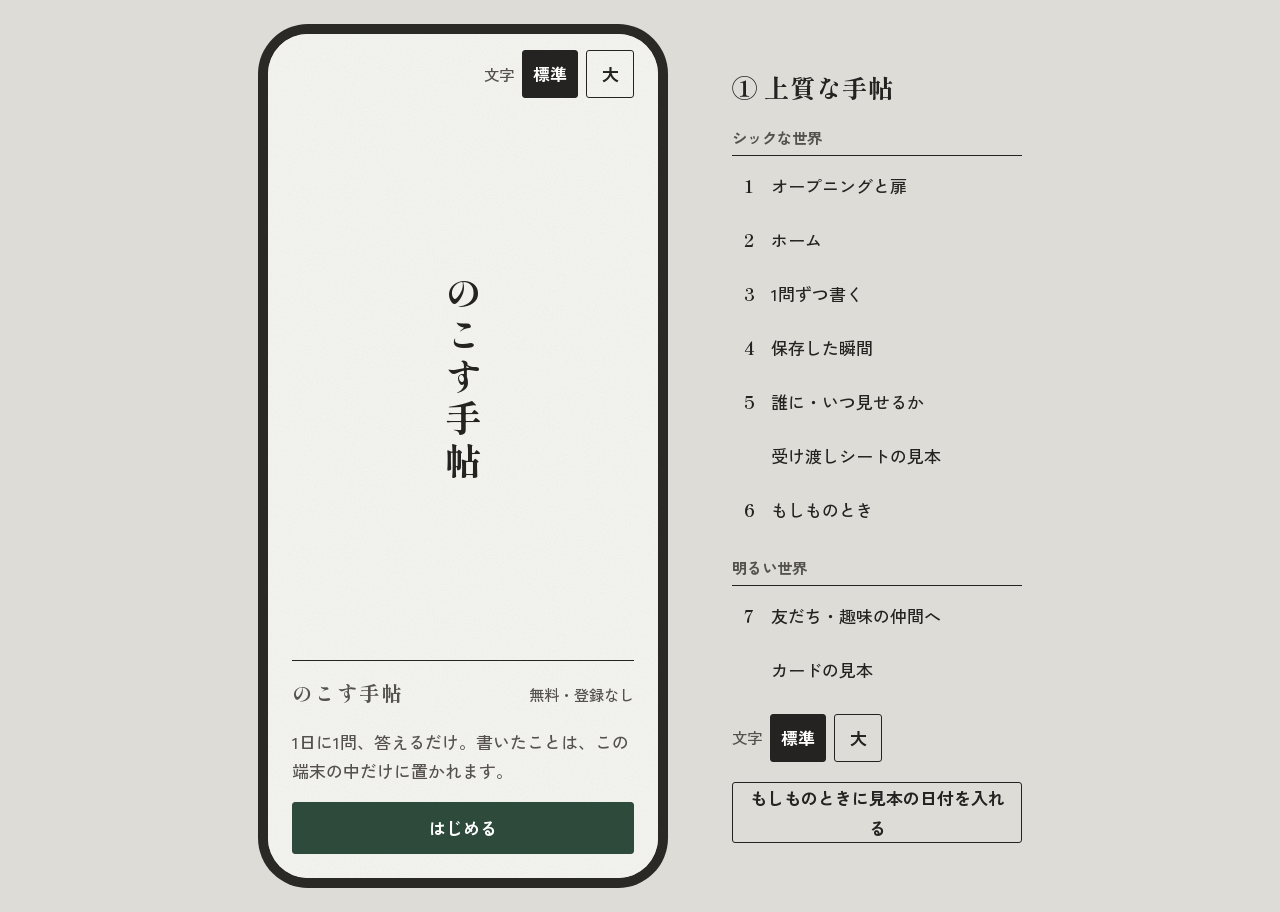
<file: design/chic-techo.html>
<!doctype html>
<html lang="ja" data-size="m">
<head>
<meta charset="utf-8">
<meta name="viewport" content="width=device-width, initial-scale=1, viewport-fit=cover">
<meta name="robots" content="noindex">
<meta name="theme-color" content="#2d4a3b">
<meta name="color-scheme" content="light only">
<title>のこす手帖 上質な手帖</title>
<link rel="preconnect" href="https://fonts.googleapis.com">
<link rel="preconnect" href="https://fonts.gstatic.com" crossorigin>
<link href="https://fonts.googleapis.com/css2?family=Shippori+Mincho+B1:wght@600;700&family=Zen+Kaku+Gothic+New:wght@500;700&family=Zen+Maru+Gothic:wght@500;700&family=Klee+One:wght@600&display=swap" rel="stylesheet">
<style>
/* ─────────────────────────────────────────
   のこす手帖　試作①「上質な手帖」
   シックな世界：紙・墨・深緑の3色。深緑は表紙・栞・押印・決める操作にだけ使う。
   明るい世界（巻末の付箋ページ）：白い紙・付箋の黄・テープの珊瑚・墨。
   ───────────────────────────────────────── */
:root {
  /* シック */
  --paper: #f6f6f2;      /* 紙（墨と 15:1） */
  --ink: #252321;        /* 墨 */
  --ink2: #55514c;       /* 薄墨：補足（紙と 7.2:1） */
  --green: #2d4a3b;      /* 深緑：表紙・栞・押印・主ボタン（紙と 9:1、白文字と 9.7:1） */
  --green-dk: #233b2f;   /* 表紙の影 */
  --rule: #cdd1cb;       /* 刷った罫（飾り。文字には使わない） */
  --tint: #e6ebe5;       /* 選んだ行の地 */
  --desk: #dddcd6;       /* PC の机 */
  /* 明るい */
  --b-page: #ffffff;
  --b-yellow: #ffd23f;
  --b-coral: #f26b4f;    /* 墨の文字と 5.2:1 */
  --b-dot: #ecd9a4;

  --f-min: "Shippori Mincho B1", "Hiragino Mincho ProN", "Yu Mincho", serif;
  --f-sans: "Zen Kaku Gothic New", "Hiragino Sans", "Yu Gothic UI", Meiryo, sans-serif;
  --f-maru: "Zen Maru Gothic", "Hiragino Maru Gothic ProN", "Zen Kaku Gothic New", sans-serif;
  --f-hand: "Klee One", "Zen Maru Gothic", sans-serif;
  --ease: cubic-bezier(.4, 0, .2, 1);
  --grain: url("data:image/svg+xml;utf8,<svg xmlns='http://www.w3.org/2000/svg' width='180' height='180'><filter id='n'><feTurbulence type='fractalNoise' baseFrequency='.85' numOctaves='2' stitchTiles='stitch'/><feColorMatrix values='0 0 0 0 .15  0 0 0 0 .14  0 0 0 0 .12  0 0 0 .07 0'/></filter><rect width='100%25' height='100%25' filter='url(%23n)'/></svg>");
}
html { font-size: 17px; -webkit-text-size-adjust: 100%; }
html[data-size="l"] { font-size: 21px; }
* { box-sizing: border-box; }
body { margin: 0; background: var(--desk); color: var(--ink); font-family: var(--f-sans); font-weight: 500; font-size: 1rem; line-height: 1.75; }
button, input, select, textarea { font: inherit; color: inherit; }
button { cursor: pointer; background: none; border: 0; padding: 0; }
h1, h2, h3, p, ul, ol { margin: 0; }
ul, ol { padding: 0; list-style: none; }
h1, h2, h3, p, dd, .btn, li { word-break: auto-phrase; text-wrap: pretty; }
[hidden] { display: none !important; }
:focus-visible { outline: 3px solid var(--green); outline-offset: 3px; }
.bright :focus-visible { outline-color: var(--ink); }
[tabindex="-1"]:focus { outline: none; }
.vh { position: absolute; width: 1px; height: 1px; overflow: hidden; clip: rect(0 0 0 0); white-space: nowrap; }

/* ── 机と端末（PC） ── */
.stage { min-height: 100vh; display: flex; align-items: center; justify-content: center; gap: 64px; padding: 24px; }
.phone { flex: none; width: 410px; height: 864px; padding: 10px; border-radius: 50px; background: #2b2926; }
.app { position: relative; width: 100%; height: 100%; overflow: hidden; border-radius: 40px; background: var(--paper); isolation: isolate; }
.panel { width: 290px; display: grid; gap: 20px; align-content: start; }
.pn-title { font-family: var(--f-min); font-weight: 700; font-size: 1.5rem; line-height: 1.4; }
.pn-group { display: grid; gap: 6px; }
.pn-group h2 { font-size: .9rem; font-weight: 700; color: var(--ink2); padding-bottom: 4px; border-bottom: 1px solid var(--ink); }
.pn-group button { min-height: 48px; text-align: left; padding: 6px 12px; border-radius: 3px; display: flex; gap: 10px; align-items: center; }
.pn-group button:hover { background: rgba(0,0,0,.05); }
.pn-group button[aria-current="true"] { background: var(--ink); color: #fff; }
.pn-group.b button[aria-current="true"] { background: var(--b-yellow); color: var(--ink); }
.pn-num { font-family: var(--f-min); font-weight: 700; min-width: 1em; }
.pn-row { display: flex; flex-wrap: wrap; gap: 10px; align-items: center; }
.pn-link { min-height: 48px; padding: 0 14px; border: 1.5px solid var(--ink); border-radius: 3px; font-weight: 700; }

@media (max-width: 759px) {
  body { background: var(--paper); }
  .stage { display: block; padding: 0; min-height: 0; }
  .phone { width: 100%; height: 100vh; height: 100dvh; padding: 0; border-radius: 0; background: none; zoom: 1 !important; }
  .app { border-radius: 0; }
  .panel { display: none; }
}

/* ── 画面 ── */
.screen {
  position: absolute; inset: 0; display: flex; flex-direction: column;
  background-color: var(--paper); background-image: var(--grain);
  visibility: hidden; opacity: 0; transition: opacity .22s ease, visibility 0s linear .22s;
  backface-visibility: hidden; transform-origin: 0 50%;
}
.screen.on { visibility: visible; opacity: 1; transition: opacity .22s ease, visibility 0s; }
.screen.bright { background-color: var(--b-page); background-image: radial-gradient(var(--b-dot) 1.4px, transparent 1.6px); background-size: 22px 22px; background-position: 11px 11px; }
.scroll { flex: 1; overflow-x: hidden; overflow-y: auto; overscroll-behavior: contain; }
.has-tabs .scroll { padding-bottom: 92px; }
.pad { padding: 0 20px; }
.top-safe { padding-top: max(18px, env(safe-area-inset-top)); }

/* ── 柱（ページ上の見出し行）：シックな世界のしるし ── */
.hashira {
  margin: 0 20px; padding: max(16px, env(safe-area-inset-top)) 0 6px;
  display: flex; align-items: flex-end; justify-content: space-between; gap: 12px;
  border-bottom: 1px solid var(--ink); flex: none;
}
.hashira .h-l { font-family: var(--f-min); font-weight: 700; font-size: 1rem; line-height: 1.5; padding-bottom: 6px; }
.hashira .h-r { font-size: .9rem; color: var(--ink2); padding-bottom: 6px; white-space: nowrap; }
.hashira .h-btn { min-height: 48px; display: inline-flex; align-items: center; font-weight: 700; font-size: 1rem; text-decoration: underline; text-underline-offset: 5px; text-decoration-thickness: 1px; }

/* ── ボタン（シック：角は紙の切り口ほど） ── */
.btn { min-height: 52px; padding: 0 1.15em; border-radius: 3px; border: 1.5px solid var(--ink); font-weight: 700; display: inline-flex; align-items: center; justify-content: center; text-align: center; line-height: 1.35; transition: background-color .15s, color .15s; }
.btn-main { background: var(--green); border-color: var(--green); color: #fff; }
.btn-main:hover { background: var(--green-dk); }
.btn-line:hover { background: rgba(37,35,33,.06); }
.btn-text { border-color: transparent; padding: 0 .4em; text-decoration: underline; text-underline-offset: 5px; text-decoration-thickness: 1px; }
.btn-wide { width: 100%; }

/* ── 文字の大きさ ── */
.size-tg { display: inline-flex; align-items: center; gap: 8px; font-size: .9rem; color: var(--ink2); }
.size-tg button { min-width: 48px; min-height: 48px; padding: 0 10px; border: 1.5px solid var(--ink); border-radius: 3px; font-weight: 700; color: var(--ink); font-size: 1rem; }
.size-tg button[aria-pressed="true"] { background: var(--ink); color: #fff; }

/* ══════════ 1. オープニング（革の表紙） ══════════ */
.intro { background: var(--green); z-index: 30; }
.cover {
  position: absolute; inset: 0; transform-origin: 0 50%; backface-visibility: hidden;
  background-color: var(--green); background-image: var(--grain), var(--grain);
  box-shadow: inset 0 0 0 1px rgba(0,0,0,.25), inset 0 0 60px rgba(0,0,0,.28);
}
.cover-title { position: absolute; left: 0; right: 40px; top: 34%; text-align: center; font-family: var(--f-min); font-weight: 700; font-size: 2.1rem; letter-spacing: .28em; color: #a9bbaf; text-shadow: 0 -1px 0 rgba(0,0,0,.45), 0 1px 0 rgba(255,255,255,.08); }
.band { position: absolute; top: 0; bottom: 0; right: 46px; width: 14px; background: #1a2a21; box-shadow: -2px 0 4px rgba(0,0,0,.3); }
.skip { position: absolute; z-index: 2; top: max(14px, env(safe-area-inset-top)); left: 16px; min-height: 48px; padding: 0 16px; background: var(--green-dk); color: #fff; border: 1.5px solid #c9d6cc; border-radius: 3px; font-weight: 700; }
.intro.opening .band { animation: bandOff .45s var(--ease) .45s forwards; }
.intro.opening .cover { animation: coverOpen 1.15s cubic-bezier(.55, .05, .3, 1) .85s forwards; }
.intro.opening { animation: introOut .25s linear 1.95s forwards; }
@keyframes bandOff { to { transform: translateX(60px); opacity: 0; } }
@keyframes coverOpen { 0% { transform: perspective(1500px) rotateY(0); } 100% { transform: perspective(1500px) rotateY(-108deg); } }
@keyframes introOut { to { opacity: 0; visibility: hidden; } }
.intro.opening { background: transparent; }

/* ══════════ 入口：扉 ══════════ */
.start-body { flex: 1; display: grid; grid-template-rows: auto 1fr auto; padding: max(16px, env(safe-area-inset-top)) 24px max(24px, env(safe-area-inset-bottom)); }
.start-top { display: flex; justify-content: flex-end; }
.tobira { display: flex; justify-content: center; align-items: center; padding: 12px 0; }
.tobira h1 { writing-mode: vertical-rl; font-family: var(--f-min); font-weight: 700; font-size: 2.15rem; line-height: 1.9; letter-spacing: .14em; }
.colophon { border-top: 1px solid var(--ink); padding-top: 14px; display: grid; gap: 16px; }
.colophon .name { font-family: var(--f-min); font-weight: 700; font-size: 1.2rem; letter-spacing: .12em; display: flex; justify-content: space-between; align-items: baseline; }
.colophon .name span { font-family: var(--f-sans); font-weight: 500; font-size: .9rem; letter-spacing: 0; color: var(--ink2); }
.colophon p { color: var(--ink2); }

/* ══════════ 2. ホーム ══════════ */
.ribbon {
  position: absolute; top: 0; right: 6px; width: 13px; background: var(--green); z-index: 3; pointer-events: none;
  clip-path: polygon(0 0, 100% 0, 100% 100%, 50% calc(100% - 9px), 0 100%);
  box-shadow: 0 0 0 1px rgba(0,0,0,.05);
}
.home-ribbon { height: 330px; }
.today { display: grid; grid-template-columns: auto 1fr; gap: 0 18px; padding: 22px 0 26px; border-bottom: 1px solid var(--rule); margin: 0 20px; }
.dhead { text-align: center; padding-right: 16px; border-right: 1px solid var(--ink); align-self: start; font-family: var(--f-min); font-weight: 700; line-height: 1.2; }
.dhead .m { font-size: 1rem; display: block; }
.dhead .d { font-size: 3.1rem; display: block; line-height: 1.05; letter-spacing: -.02em; }
.dhead .w { font-family: var(--f-sans); font-weight: 500; font-size: .9rem; color: var(--ink2); display: block; margin-top: 4px; }
.today-q { display: grid; gap: 14px; align-content: start; padding-right: 10px; }
.today-q .lead { color: var(--ink2); }
.q { font-family: var(--f-min); font-weight: 700; font-size: 1.6rem; line-height: 1.45; letter-spacing: .02em; }
.today-q .btn { justify-self: start; min-width: 7em; }

.tally { margin: 0 20px; padding: 20px 0 22px; border-bottom: 1px solid var(--rule); display: grid; gap: 10px; }
.tally-n { display: flex; align-items: baseline; gap: 10px; flex-wrap: wrap; }
.tally-n b { font-family: var(--f-min); font-weight: 700; font-size: 2.1rem; line-height: 1; }
.tally-n .of { font-family: var(--f-min); font-weight: 700; font-size: 1.15rem; }
.ruler { display: flex; align-items: flex-end; justify-content: space-between; height: 20px; border-bottom: 1px solid var(--ink); }
.ruler i { width: 2px; height: 8px; background: var(--rule); transition: height .5s var(--ease), background-color .5s; }
.ruler i.done { height: 19px; background: var(--green); }

.toc { margin: 0 20px; padding: 20px 0 8px; }
.toc h2 { font-family: var(--f-min); font-weight: 700; font-size: 1.2rem; letter-spacing: .3em; margin-bottom: 6px; }
.toc li { display: flex; align-items: baseline; gap: 8px; min-height: 2.6rem; padding-top: .45rem; }
.toc li .t { flex: none; }
.toc li .lead-dots { flex: 1; border-bottom: 2px dotted #a7aaa4; transform: translateY(-.3em); min-width: 1em; }
.toc li .c { flex: none; font-family: var(--f-min); font-weight: 700; }
.toc li .c small { font-size: .9rem; font-family: var(--f-sans); font-weight: 500; color: var(--ink2); margin-left: 2px; }
.back-tab {
  margin: 14px -20px 8px 0; width: calc(100% + 20px); min-height: 60px; display: flex; align-items: center; justify-content: space-between; gap: 10px;
  padding: 8px 18px; background: var(--b-yellow); border-radius: 3px 14px 14px 3px; font-weight: 700; text-align: left;
  box-shadow: 0 1px 0 rgba(0,0,0,.12);
}
.back-tab .k { font-family: var(--f-min); font-weight: 700; font-size: .9rem; padding: 2px 8px; border: 1.5px solid var(--ink); border-radius: 2px; flex: none; }
.back-tab .t { flex: 1; font-family: var(--f-maru); font-size: 1.05rem; }

/* ── タブ（目次の見出し） ── */
.tabs {
  position: absolute; left: 0; right: 0; bottom: 0; z-index: 20; display: grid; grid-auto-flow: column; grid-auto-columns: 1fr;
  background-color: var(--paper); border-top: 1px solid var(--ink); padding: 0 6px max(6px, env(safe-area-inset-bottom));
  transition: opacity .2s, visibility 0s;
}
.tabs.off { opacity: 0; visibility: hidden; transition: opacity .2s, visibility 0s linear .2s; }
.tabs button { min-height: 64px; font-weight: 700; font-size: 1rem; position: relative; line-height: 1.25; padding: 4px 2px 0; }
.tabs button span { display: inline-block; }
html[data-size="l"] .tabs button { font-size: .85rem; } /* 大でも 17px 以上。「見せるか」「友だちへ」を1行に保つ */
.tabs button[aria-current="page"]::before { content: ""; position: absolute; left: 22%; right: 22%; top: -1px; height: 4px; background: var(--green); }
.tabs button[aria-current="page"] { color: var(--green); }
.tabs button:not([aria-current="page"]) { font-weight: 500; }
.tabs .t-back { background: var(--b-yellow); margin: 8px 0 2px 4px; border-radius: 3px 12px 3px 3px; min-height: 54px; font-family: var(--f-maru); font-weight: 700 !important; }

/* ══════════ 3・4. 書く／保存した瞬間 ══════════ */
.write-wrap { position: relative; flex: 1; display: flex; flex-direction: column; min-height: 0; }
.write-page { flex: 1; overflow-y: auto; overflow-x: hidden; padding: 22px 20px 24px; position: relative; }
.write-page .q { font-size: 1.7rem; margin-bottom: 22px; padding-right: 18px; }
.fld { display: grid; gap: 10px; margin-bottom: 22px; }
.fld > .lb, .fld legend { font-weight: 700; padding: 0; }
fieldset { border: 0; margin: 0; padding: 0; min-width: 0; }
.chips { display: flex; flex-wrap: wrap; gap: 8px; }
.chip input, .opt input { position: absolute; opacity: 0; pointer-events: none; }
.chip span { min-height: 48px; display: inline-flex; align-items: center; gap: 8px; padding: 6px 14px; border: 1.5px solid var(--ink); border-radius: 3px; cursor: pointer; line-height: 1.35; }
.chip span::before { content: ""; width: 14px; height: 14px; border: 1.5px solid var(--ink); border-radius: 50%; flex: none; }
.chip input:checked + span { background: var(--tint); font-weight: 700; }
.chip input:checked + span::before { background: var(--green); border-color: var(--green); box-shadow: inset 0 0 0 3px var(--tint); }
.chip input:focus-visible + span, .opt input:focus-visible + span { outline: 3px solid var(--green); outline-offset: 2px; }
.ruled { width: 100%; min-height: 56px; border: 1px solid #a9ada6; border-bottom: 2px solid var(--ink); background: #fff; padding: 10px 12px 8px; font-size: 1.1rem; border-radius: 3px 3px 0 0; }
.ruled::placeholder { color: #75706a; }
.ruled:focus { outline: 3px solid var(--green); outline-offset: 2px; }
.opts { display: grid; gap: 0; border-top: 1px solid var(--rule); }
.opt span { min-height: 56px; display: flex; align-items: center; gap: 14px; padding: 10px 6px; border-bottom: 1px solid var(--rule); cursor: pointer; line-height: 1.45; }
.opt span::before { content: ""; width: 22px; height: 22px; flex: none; border: 1.5px solid var(--ink); border-radius: 50%; }
.opt input:checked + span { background: var(--tint); font-weight: 700; }
.opt input:checked + span::before { background: var(--green); border-color: var(--green); box-shadow: inset 0 0 0 5px var(--tint); }

.fair { display: grid; gap: 4px; }
.fair p { font-family: var(--f-min); font-weight: 700; font-size: 1.3rem; line-height: 1.6; padding: 6px 0 8px; border-bottom: 1px solid var(--rule); }
.fair p small { display: block; font-family: var(--f-sans); font-weight: 500; font-size: .9rem; color: var(--ink2); }

.actions { flex: none; display: flex; gap: 8px; align-items: center; padding: 12px 16px max(14px, env(safe-area-inset-bottom)); border-top: 1px solid var(--ink); background-color: var(--paper); }
.actions .grow { flex: 1; }

.w-ribbon { height: 0; }
.write-wrap.saved .w-ribbon { height: var(--rh, 300px); }
.w-ribbon.drop { animation: ribbonDrop .7s var(--ease) both; }
@keyframes ribbonDrop { from { transform: translateY(-100%); } to { transform: none; } }

.seal {
  width: 76px; height: 76px; border: 2.5px solid var(--green); color: var(--green); border-radius: 4px;
  display: grid; place-items: center; align-content: center; gap: 0; font-family: var(--f-min); font-weight: 700; line-height: 1.15;
  transform: rotate(-4deg); filter: url(#ink); flex: none; background: rgba(246, 246, 242, .2);
}
.seal .s1 { font-size: 15px; letter-spacing: .02em; }
.seal .s2 { font-size: 21px; letter-spacing: .08em; }
.seal-spot { display: flex; justify-content: flex-end; margin-top: 14px; min-height: 76px; }
.seal-spot .seal { opacity: 0; }
.seal-spot .seal.shown { opacity: 1; }
.seal.press { animation: sealPress .3s cubic-bezier(.3, 0, .2, 1) both; }
@keyframes sealPress { 0% { opacity: 0; transform: rotate(-4deg) scale(1.35); } 60% { opacity: 1; transform: rotate(-4deg) scale(.97); } 100% { opacity: 1; transform: rotate(-4deg) scale(1); } }

.after { flex: none; padding: 18px 20px max(16px, env(safe-area-inset-bottom)); border-top: 1px solid var(--ink); background-color: var(--paper); display: grid; gap: 12px; }
.after h2 { font-family: var(--f-min); font-weight: 700; font-size: 1.5rem; line-height: 1.4; }
.after .who { color: var(--ink2); }
.after .row { display: flex; gap: 10px; flex-wrap: wrap; }
.after .row .btn { flex: 1 1 auto; }
.after.wait { pointer-events: none; }
.empty-msg { flex: none; padding: 12px 20px; border-top: 1px solid var(--ink); background-color: #fff; font-weight: 700; font-size: 1.05rem; }
.after.show { animation: fadeIn .45s ease both; }
@keyframes fadeIn { from { opacity: 0; } to { opacity: 1; } }

/* ══════════ 5. 誰に・いつ見せるか ══════════ */
.page-h { font-family: var(--f-min); font-weight: 700; font-size: 1.55rem; line-height: 1.45; padding: 22px 20px 6px; }
.person { margin: 14px 20px 0; padding-top: 14px; border-top: 1px solid var(--ink); }
.person h2 { font-family: var(--f-min); font-weight: 700; font-size: 1.3rem; display: flex; align-items: baseline; gap: 10px; flex-wrap: wrap; margin-bottom: 8px; }
.person h2 span { font-family: var(--f-sans); font-weight: 500; font-size: .9rem; color: var(--ink2); }
.share-foot { margin: 22px 20px 0; display: grid; gap: 10px; }

/* 受け渡しシート（見本） */
.sheet-desk { padding: 18px 16px 24px; }
.sheet {
  background: #fff; box-shadow: 0 1px 2px rgba(0,0,0,.12), 0 8px 24px rgba(37,35,33,.08); padding: 22px 20px 24px; position: relative;
}
.sheet .rule2 { border-top: 3px solid var(--ink); border-bottom: 1px solid var(--ink); height: 6px; margin-bottom: 14px; }
.sheet h1 { font-family: var(--f-min); font-weight: 700; font-size: 1.45rem; letter-spacing: .1em; }
.sheet .to { font-family: var(--f-min); font-weight: 700; font-size: 1.1rem; margin-top: 8px; }
.sheet dl { margin: 16px 0 0; display: grid; grid-template-columns: auto 1fr; gap: 0 14px; }
.sheet dt { font-weight: 700; padding: 10px 0; border-top: 1px solid var(--rule); white-space: nowrap; }
.sheet dd { margin: 0; padding: 10px 0; border-top: 1px solid var(--rule); }
.sheet .sign { display: flex; justify-content: space-between; align-items: flex-end; gap: 12px; margin-top: 18px; padding-top: 12px; border-top: 1px solid var(--ink); }
.sheet .sign p { color: var(--ink2); }
@media (max-width: 360px) { .sheet dl { grid-template-columns: 1fr; } .sheet dd { border-top: 0; padding-top: 0; } }
html[data-size="l"] .sheet dl { grid-template-columns: 1fr; }
html[data-size="l"] .sheet dd { border-top: 0; padding-top: 0; }

/* ══════════ 6. もしものとき ══════════ */
.date-in { margin: 6px 20px 0; display: grid; gap: 8px; }
.date-in label { font-weight: 700; }
.date-in input { min-height: 56px; border: 1.5px solid var(--ink); border-radius: 3px; padding: 6px 12px; background: #fff; font-size: 1.15rem; font-family: var(--f-min); font-weight: 700; width: 100%; }
.date-in input:focus { outline: 3px solid var(--green); outline-offset: 2px; }
.duelist { margin: 22px 20px 0; border-top: 1px solid var(--ink); }
.due { padding: 14px 0 12px; border-bottom: 1px solid var(--rule); display: grid; grid-template-columns: 1fr auto; gap: 2px 12px; }
.due .when { grid-column: 1 / -1; display: flex; align-items: baseline; justify-content: space-between; gap: 10px; flex-wrap: wrap; }
.due .date { font-family: var(--f-min); font-weight: 700; font-size: 1.3rem; }
.due .span { font-size: .9rem; color: var(--ink2); white-space: nowrap; }
.due .what { font-weight: 700; font-size: 1.05rem; line-height: 1.5; }
.due .where { color: var(--ink2); font-size: .9rem; }
.due .ck { grid-row: 2 / span 2; grid-column: 2; align-self: center; }
.ck { position: relative; display: inline-flex; }
.ck input { position: absolute; opacity: 0; }
.ck span { min-height: 48px; min-width: 48px; display: inline-flex; align-items: center; gap: 8px; padding: 0 10px; border: 1.5px solid var(--ink); border-radius: 3px; font-weight: 700; cursor: pointer; white-space: nowrap; }
.ck span::before { content: ""; width: 16px; height: 16px; border: 1.5px solid var(--ink); border-radius: 2px; }
.ck input:checked + span { background: var(--green); border-color: var(--green); color: #fff; }
.ck input:checked + span::before { border-color: #fff; background: linear-gradient(45deg, transparent 45%, #fff 45%, #fff 60%, transparent 60%), linear-gradient(-45deg, transparent 45%, #fff 45%, #fff 60%, transparent 60%); }
.ck input:focus-visible + span { outline: 3px solid var(--green); outline-offset: 2px; }
.due.is-done .what { text-decoration: line-through; text-decoration-thickness: 1.5px; color: var(--ink2); }
.mosimo-note { margin: 18px 20px 0; color: var(--ink2); }
html[data-size="l"] .due { grid-template-columns: 1fr; }
html[data-size="l"] .due .ck { grid-column: 1; grid-row: auto; justify-self: start; margin-top: 6px; }

/* ══════════ 7. 明るい世界：巻末の付箋ページ ══════════ */
.bright { font-family: var(--f-maru); }
.b-top { padding: max(14px, env(safe-area-inset-top)) 16px 0; display: flex; align-items: center; justify-content: space-between; gap: 10px; flex: none; }
.pill { min-height: 48px; padding: 0 18px; border: 2px solid var(--ink); border-radius: 999px; background: #fff; font-weight: 700; display: inline-flex; align-items: center; justify-content: center; gap: 6px; line-height: 1.3; text-align: center; }
.pill.ink { background: var(--ink); color: #fff; }
.pill.yel { background: var(--b-yellow); }
.tape {
  display: inline-block; background: var(--b-coral); padding: 8px 22px 9px; font-weight: 700; font-size: 1.25rem; line-height: 1.4;
  clip-path: polygon(0 6%, 4% 0, 8% 7%, 12% 0, 100% 0, 97% 50%, 100% 100%, 4% 100%, 0 92%, 3% 50%);
  transform: rotate(-1.5deg); margin: 18px 0 4px 16px;
}
.friends-pick { display: grid; grid-template-columns: 1fr 1fr; gap: 12px; padding: 18px 16px 4px; }
.sticky {
  min-height: 92px; padding: 12px 12px 10px; text-align: left; display: grid; align-content: start; gap: 2px; position: relative;
  background: var(--b-yellow); box-shadow: 0 2px 0 rgba(0,0,0,.12); border: 2px solid transparent; border-radius: 2px;
}
.sticky:nth-child(2) { background: #fff; border-color: var(--ink); }
.sticky:nth-child(1) { transform: rotate(-1.2deg); }
.sticky:nth-child(2) { transform: rotate(1deg); }
.sticky b { font-size: 1.05rem; line-height: 1.35; }
.sticky small { font-size: .9rem; }
.sticky[aria-pressed="true"] { outline: 3px solid var(--ink); outline-offset: 3px; }
.sticky[aria-pressed="true"]::after { content: "書いています"; position: absolute; right: -6px; bottom: -16px; background: var(--b-coral); font-size: .9rem; font-weight: 700; padding: 2px 8px; border-radius: 999px; border: 2px solid var(--ink); }
html[data-size="l"] .sticky[aria-pressed="true"]::after { font-size: 16px; }
.add-friend { margin: 14px 16px 0; min-height: 52px; width: calc(100% - 32px); border: 2px dashed var(--ink); border-radius: 14px; font-weight: 700; background: rgba(255,255,255,.7); }
.b-form { margin: 18px 16px 0; padding: 18px 16px 20px; background: #fff; border: 2px solid var(--ink); border-radius: 16px; display: grid; gap: 16px; }
.b-form .fld { margin: 0; }
.b-form label { font-weight: 700; }
.b-in { width: 100%; min-height: 52px; border: 2px solid var(--ink); border-radius: 12px; padding: 8px 12px; background: #fff; font-size: 1rem; }
.b-in:focus, .b-note:focus { outline: 3px solid var(--b-coral); outline-offset: 2px; }
.b-note { width: 100%; min-height: 8.5em; border: 0; border-radius: 4px; padding: 10px 12px; background: var(--b-yellow); font-family: var(--f-hand); font-weight: 600; font-size: 1.1rem; line-height: 1.85; resize: vertical; }
.b-note::placeholder, .b-in::placeholder { color: #5f5a52; }
.b-foot { padding: 18px 16px 28px; display: grid; gap: 10px; }

/* カードの見本 */
.card-wrap { padding: 26px 22px 8px; }
.card {
  position: relative; background: #fff; border: 2px solid var(--ink); border-radius: 6px; padding: 28px 20px 22px; transform: rotate(-1deg);
  box-shadow: 4px 5px 0 rgba(37,35,33,.16);
}
.card .t1, .card .t2 { position: absolute; top: -12px; width: 92px; height: 26px; opacity: .92; }
.card .t1 { left: 18px; background: var(--b-coral); transform: rotate(-6deg); clip-path: polygon(0 10%, 5% 0, 100% 0, 96% 50%, 100% 100%, 0 100%, 4% 50%); }
.card .t2 { right: 22px; background: var(--b-yellow); transform: rotate(5deg); clip-path: polygon(4% 0, 100% 8%, 96% 50%, 100% 100%, 0 92%, 3% 50%, 0 0); }
.card .to { font-family: var(--f-hand); font-weight: 600; font-size: 1.45rem; }
.card .msg { font-family: var(--f-hand); font-weight: 600; font-size: 1.1rem; line-height: 1.95; margin-top: 8px; }
.card dl { margin: 16px 0 0; padding-top: 12px; border-top: 2px dashed var(--ink); display: grid; gap: 6px; }
.card dt { font-weight: 700; font-size: .9rem; }
.card dd { margin: 0 0 6px; }
.card .from { font-family: var(--f-hand); font-weight: 600; font-size: 1.2rem; text-align: right; margin-top: 10px; min-height: 66px; padding-left: 84px; display: flex; align-items: flex-end; justify-content: flex-end; }
.card .stk { position: absolute; left: 16px; bottom: 18px; width: 66px; height: 66px; border-radius: 50%; background: var(--b-yellow); border: 2px solid var(--ink); display: grid; place-items: center; transform: rotate(10deg); }
.card-who { margin: 22px 22px 0; padding: 12px 14px; background: #fff; border-radius: 12px; border: 2px solid var(--ink); }


/* ── トースト ── */
.toast { position: absolute; left: 16px; right: 16px; bottom: 96px; z-index: 40; background: var(--ink); color: #fff; padding: 12px 16px; border-radius: 4px; font-weight: 700; opacity: 0; visibility: hidden; transition: opacity .2s, visibility 0s linear .2s; }
.toast.on { opacity: 1; visibility: visible; transition: opacity .2s; }

/* ── ページをめくる影 ── */
.turning { z-index: 25 !important; visibility: visible !important; opacity: 1 !important; box-shadow: 8px 0 24px rgba(0,0,0,.18); }

/* ── 動きを減らす設定：移動・拡大を消し、フェードは残す ── */
@media (prefers-reduced-motion: reduce) {
  .intro.opening .band, .intro.opening .cover { animation: none; }
  .intro.opening { animation: introOut .6s linear 1.2s forwards; }
  .w-ribbon.drop { animation: fadeIn .5s ease both; }
  .seal.press { animation: fadeIn .4s ease .3s both; }
  .ruler i { transition: background-color .4s; }
}
</style>
</head>
<body>
<svg width="0" height="0" style="position:absolute" aria-hidden="true">
  <filter id="ink"><feTurbulence type="fractalNoise" baseFrequency=".75" numOctaves="2" seed="4"/><feDisplacementMap in="SourceGraphic" scale="2.4"/></filter>
</svg>

<div class="stage">
  <div class="phone" id="phone">
    <div class="app" id="app">

      <!-- 1. オープニング -->
      <section class="screen intro" id="s-intro" aria-label="オープニング">
        <div class="cover" aria-hidden="true"><p class="cover-title">のこす手帖</p><div class="band"></div></div>
        <button class="skip" type="button" data-go="start">とばす</button>
      </section>

      <!-- 入口：扉 -->
      <section class="screen" id="s-start" aria-label="はじめる">
        <div class="start-body">
          <div class="start-top"><div class="size-tg" role="group" aria-label="文字の大きさ">文字<button type="button" data-size="m">標準</button><button type="button" data-size="l">大</button></div></div>
          <div class="tobira"><h1>のこす手帖</h1></div>
          <div class="colophon">
            <p class="name">のこす手帖<span>無料・登録なし</span></p>
            <p>1日に1問、答えるだけ。書いたことは、この端末の中だけに置かれます。</p>
            <button class="btn btn-main btn-wide" type="button" data-go="home">はじめる</button>
          </div>
        </div>
      </section>

      <!-- 2. ホーム -->
      <section class="screen has-tabs" id="s-home" aria-label="ホーム">
        <header class="hashira"><span class="h-l">和子さんの手帖</span><div class="size-tg" role="group" aria-label="文字の大きさ"><button type="button" data-size="m">標準</button><button type="button" data-size="l">大</button></div></header>
        <div class="scroll" style="position:relative">
          <div class="ribbon home-ribbon" aria-hidden="true"></div>
          <div class="today">
            <p class="dhead" aria-label="10月25日 日曜日"><span class="m">十月</span><span class="d">25</span><span class="w">日曜</span></p>
            <div class="today-q">
              <p class="lead">今日の1問</p>
              <h1 class="q" id="home-q">大切な書類の保管場所</h1>
              <button class="btn btn-main" type="button" data-go="write">書く</button>
            </div>
          </div>
          <div class="tally">
            <p class="tally-n"><span>のこした問い</span><b id="tally-n">12</b><span class="of">／46</span></p>
            <div class="ruler" id="ruler" aria-hidden="true"></div>
          </div>
          <div class="toc">
            <h2>目次</h2>
            <ul id="toc"></ul>
            <button class="back-tab" type="button" data-world="friends"><span class="k">巻末</span><span class="t">友だち・趣味の仲間へ</span></button>
          </div>
        </div>
      </section>

      <!-- 3・4. 書く／保存した瞬間 -->
      <section class="screen" id="s-write" aria-label="1問ずつ書く">
        <header class="hashira"><button class="h-btn" type="button" data-go="home">ホームへ</button><span class="h-r" id="w-cat">わたしのこと 4／5</span></header>
        <div class="write-wrap" id="write-wrap">
          <div class="write-page" id="write-page">
            <div class="ribbon w-ribbon" id="w-ribbon" aria-hidden="true"></div>
            <h1 class="q" id="w-q" tabindex="-1">大切な書類の保管場所</h1>
            <form id="w-form" onsubmit="return false"></form>
            <div class="fair" id="w-fair" hidden></div>
            <div class="seal-spot"><div class="seal" id="w-seal" aria-hidden="true"><span class="s1">10.25</span><span class="s2">和子</span></div></div>
          </div>
          <p class="empty-msg" id="w-empty" role="alert" hidden>まだ空欄です。</p>
          <div class="actions" id="w-actions">
            <button class="btn btn-text" type="button" id="w-prev">戻る</button>
            <span class="grow"></span>
            <button class="btn btn-line" type="button" id="w-later">あとで</button>
            <button class="btn btn-main" type="button" id="w-save">保存する</button>
          </div>
          <div class="after" id="w-after" hidden>
            <h2 tabindex="-1" id="w-after-h">1つ、のこしました。</h2>
            <p class="who" id="w-who"></p>
            <div class="row">
              <button class="btn btn-line" type="button" data-go="home">今日はここまで</button>
              <button class="btn btn-main" type="button" id="w-next">次の問いへ</button>
            </div>
          </div>
        </div>
      </section>

      <!-- 5. 誰に・いつ見せるか -->
      <section class="screen has-tabs" id="s-share" aria-label="誰に・いつ見せるか">
        <header class="hashira"><span class="h-l">誰に見せるか</span><span class="h-r">家族</span></header>
        <div class="scroll">
          <h1 class="page-h">誰に、いつ見せるか</h1>
          <div id="people"></div>
          <div class="share-foot">
            <button class="btn btn-line btn-wide" type="button" data-go="sheet">美紀さんの受け渡しシートを見る</button>
          </div>
        </div>
      </section>

      <!-- 5'. 受け渡しシートの見本 -->
      <section class="screen" id="s-sheet" aria-label="受け渡しシートの見本">
        <header class="hashira"><button class="h-btn" type="button" data-go="share">戻る</button><span class="h-r">見本</span></header>
        <div class="scroll">
          <div class="sheet-desk">
            <article class="sheet">
              <div class="rule2" aria-hidden="true"></div>
              <h1>受け渡しシート</h1>
              <p class="to">山田 美紀 様</p>
              <dl>
                <dt>見られる時期</dt><dd id="sh-when">今すぐ</dd>
                <dt>見られる項目</dt><dd>わたしのこと、家族・大切な人、保険・年金、医療・介護、葬儀・お墓</dd>
                <dt>見られない項目</dt><dd>お金と財産、相続・遺言</dd>
                <dt>一緒に渡すもの</dt><dd>手帖のファイル（美紀さん用）</dd>
              </dl>
              <div class="sign">
                <p>2026年10月25日<br>山田 和子</p>
                <div class="seal" aria-hidden="true"><span class="s1">10.25</span><span class="s2">和子</span></div>
              </div>
            </article>
          </div>
          <div class="share-foot" style="margin-bottom:24px">
            <button class="btn btn-main btn-wide" type="button" data-toast="見本なので、印刷はしません。">印刷する</button>
          </div>
        </div>
      </section>

      <!-- 6. もしものとき -->
      <section class="screen has-tabs" id="s-mosimo" aria-label="もしものとき">
        <header class="hashira"><span class="h-l">もしものとき</span><span class="h-r">家族が読むページ</span></header>
        <div class="scroll">
          <h1 class="page-h">期限のある手続き</h1>
          <div class="date-in">
            <label for="death">亡くなった日</label>
            <input type="date" id="death" min="2000-01-01" max="2100-12-31">
          </div>
          <ol class="duelist" id="duelist"></ol>
          <p class="mosimo-note">和子さんの手帖は、ここからは書き換えずに読めます。</p>
          <div class="share-foot" style="margin-bottom:12px"><button class="btn btn-line btn-wide" type="button" data-toast="見本では、手帖の中身は開きません。">和子さんの手帖を読む</button></div>
        </div>
      </section>

      <!-- 7. 明るい世界：友だち・趣味の仲間へ -->
      <section class="screen bright" id="s-friends" aria-label="友だち・趣味の仲間へ">
        <div class="b-top"><button class="pill" type="button" data-world="home">手帖にもどる</button></div>
        <div class="scroll">
          <h1 class="tape">友だち・趣味の仲間へ</h1>
          <div class="friends-pick" role="group" aria-label="渡す相手">
            <button class="sticky" type="button" data-friend="0" aria-pressed="true"><b>佐藤 文子さん</b><small>書道教室</small></button>
            <button class="sticky" type="button" data-friend="1" aria-pressed="false"><b>旅行の会</b><small>旅行仲間のみなさん</small></button>
          </div>
          <button class="add-friend" type="button" data-toast="見本では、人を足せません。">＋ 人を足す</button>
          <form class="b-form" id="f-form" onsubmit="return false">
            <div class="fld"><label for="f-msg">ひとこと</label><textarea class="b-note" id="f-msg" rows="4"></textarea></div>
            <div class="fld"><label for="f-photo">思い出の写真の置き場所</label><input class="b-in" id="f-photo" type="text"></div>
            <div class="fld"><label for="f-item">形見に渡したい物</label><input class="b-in" id="f-item" type="text"></div>
          </form>
          <div class="b-foot"><button class="pill ink" type="button" data-go="card">カードを作る</button></div>
        </div>
      </section>

      <!-- 7'. お別れのあとに渡すカード -->
      <section class="screen bright" id="s-card" aria-label="お別れのあとに渡すカード">
        <div class="b-top"><button class="pill" type="button" data-go="friends">書き直す</button><button class="pill" type="button" data-world="home">手帖にもどる</button></div>
        <div class="scroll">
          <h1 class="tape">お別れのあとに渡すカード</h1>
          <div class="card-wrap">
            <article class="card" id="card">
              <span class="t1" aria-hidden="true"></span><span class="t2" aria-hidden="true"></span>
              <p class="to" id="c-to">文子さんへ</p>
              <p class="msg" id="c-msg"></p>
              <dl>
                <dt>形見に</dt><dd id="c-item"></dd>
                <dt>思い出の写真</dt><dd id="c-photo"></dd>
              </dl>
              <p class="from">和子より</p>
              <span class="stk" aria-hidden="true">
                <svg width="40" height="40" viewBox="0 0 40 40"><path d="M33 4.5 L36 7.5 L21 22.5 L18 19.5 Z" fill="#fff" stroke="#252321" stroke-width="2" stroke-linejoin="round"/><path d="M18 19.5 L21 22.5 L19.6 24 L16.6 21 Z" fill="#f26b4f" stroke="#252321" stroke-width="1.5"/><path d="M16.6 21 L19.6 24 C18.5 29.5 13 34 5 36 C6.5 28.5 11 22.5 16.6 21 Z" fill="#252321"/></svg>
              </span>
            </article>
          </div>
          <p class="card-who">お別れのあと、長女の美紀さんが渡します。</p>
          <div class="b-foot"><button class="pill yel" type="button" data-toast="見本なので、印刷はしません。">印刷する</button></div>
        </div>
      </section>

      <nav class="tabs off" id="tabs" aria-label="手帖の目次">
        <button type="button" data-tab="home">ホーム</button>
        <button type="button" data-tab="share"><span>誰に</span><span>見せるか</span></button>
        <button type="button" data-tab="mosimo">もしも</button>
        <button type="button" class="t-back" data-world="friends">友だちへ</button>
      </nav>

      <div class="toast" id="toast" role="status" aria-live="polite"></div>
    </div>
  </div>

  <aside class="panel" aria-label="試作の操作">
    <p class="pn-title">① 上質な手帖</p>
    <div class="pn-group">
      <h2>シックな世界</h2>
      <button type="button" data-pn="intro"><span class="pn-num">1</span>オープニングと扉</button>
      <button type="button" data-pn="home"><span class="pn-num">2</span>ホーム</button>
      <button type="button" data-pn="write"><span class="pn-num">3</span>1問ずつ書く</button>
      <button type="button" data-pn="moment"><span class="pn-num">4</span>保存した瞬間</button>
      <button type="button" data-pn="share"><span class="pn-num">5</span>誰に・いつ見せるか</button>
      <button type="button" data-pn="sheet"><span class="pn-num"></span>受け渡しシートの見本</button>
      <button type="button" data-pn="mosimo"><span class="pn-num">6</span>もしものとき</button>
    </div>
    <div class="pn-group b">
      <h2>明るい世界</h2>
      <button type="button" data-pn="friends"><span class="pn-num">7</span>友だち・趣味の仲間へ</button>
      <button type="button" data-pn="card"><span class="pn-num"></span>カードの見本</button>
    </div>
    <div class="size-tg" role="group" aria-label="文字の大きさ">文字<button type="button" data-size="m">標準</button><button type="button" data-size="l">大</button></div>
    <div class="pn-row"><button type="button" class="pn-link" id="pn-death">もしものときに見本の日付を入れる</button></div>
  </aside>
</div>

<script>
(() => {
  const $ = (s, r = document) => r.querySelector(s);
  const $$ = (s, r = document) => [...r.querySelectorAll(s)];
  const reduce = matchMedia('(prefers-reduced-motion: reduce)');
  const BRIGHT = new Set(['friends', 'card']);
  const TABBED = new Set(['home', 'share', 'mosimo']);

  /* ── データ（実際の文言は app/js/questions.js から） ── */
  const CATS = [
    ['わたしのこと', 3, 5], ['家族・大切な人', 3, 4], ['お金と財産', 2, 6], ['保険・年金', 2, 5], ['医療・介護', 1, 8],
    ['葬儀・お墓', 1, 6], ['相続・遺言', 0, 5], ['ペット', 0, 4], ['家族へのことば', 0, 3],
  ];
  const QS = [
    { cat: 0, no: 4, title: '大切な書類の保管場所', type: 'docs' },
    { cat: 2, no: 3, title: '預貯金の口座', type: 'bank' },
    { cat: 4, no: 2, title: '回復の見込みがないときの延命治療', type: 'radio',
      options: ['できるかぎり続けてほしい', '苦痛をやわらげる治療だけにしてほしい', '家族と医師に任せる', 'まだ決められない'] },
  ];
  const DOCS = ['通帳・キャッシュカード', '実印・印鑑登録証', 'マイナンバーカード', '年金証書', 'その他'];
  // 誰がどのカテゴリを読めるか（見本の設定）
  const TIMING = [['now', '今すぐ'], ['incap', '判断がむずかしくなったら'], ['after', '亡くなったあと'], ['never', '見せない']];
  const PEOPLE = [{ name: '美紀', rel: '長女', t: 'now' }, { name: '健一', rel: '長男', t: 'after' }];
  const FRIENDS = [
    { to: '文子さんへ', msg: '水曜の教室で、いつも隣で墨をすってくれてありがとう。わたしの大筆、文子さんに使ってほしいの。', photo: '居間の本棚、緑のアルバムの2冊目', item: '書道の大筆と硯' },
    { to: '旅行の会のみなさんへ', msg: '', photo: '', item: '' },
  ];

  const st = { screen: null, qi: 0, done: 12, saved: false, answers: {}, friend: 0 };

  /* ── 期限の数え方（app/js/logic.js と同じ） ── */
  const parse = (k) => { const [y, m, d] = k.split('-').map(Number); return { y, m, d }; };
  const keyUTC = (t) => new Date(t).toISOString().slice(0, 10);
  const addDays = (k, n) => { const { y, m, d } = parse(k); return keyUTC(Date.UTC(y, m - 1, d + n)); };
  const monthsDeadline = (k, n) => {
    const s = addDays(k, 1); const { y, m, d } = parse(s);
    const last = new Date(Date.UTC(y, m - 1 + n + 1, 0)).getUTCDate();
    if (d > last) return keyUTC(Date.UTC(y, m - 1 + n, last));
    return addDays(keyUTC(Date.UTC(y, m - 1 + n, d)), -1);
  };
  const diff = (a, b) => { const A = parse(a), B = parse(b); return Math.round((Date.UTC(B.y, B.m - 1, B.d) - Date.UTC(A.y, A.m - 1, A.d)) / 864e5); };
  const W = ['日', '月', '火', '水', '木', '金', '土'];
  const fmt = (k, year) => { const { y, m, d } = parse(k); const w = W[new Date(Date.UTC(y, m - 1, d)).getUTCDay()]; return `${year ? y + '年' : ''}${m}月${d}日（${w}）`; };
  const TODAY = '2026-10-25';
  const TASKS = [
    { title: '死亡届を出す', where: '市区町村役場', days: 7, span: '7日以内' },
    { title: '年金の受給を止める（厚生年金は10日以内、国民年金は14日以内）', where: '年金事務所', days: 10, span: '10日以内' },
    { title: '相続放棄・限定承認をするか決める', where: '家庭裁判所', months: 3, span: '3か月以内' },
    { title: '準確定申告をする', where: '亡くなった方の住所地の税務署', months: 4, span: '4か月以内' },
    { title: '相続税の申告をする（必要な場合）', where: '亡くなった方の住所地の税務署', months: 10, span: '10か月以内' },
  ];
  const doneTasks = new Set();
  function renderDue() {
    const v = $('#death').value; const ol = $('#duelist');
    if (!/^\d{4}-\d{2}-\d{2}$/.test(v)) { ol.innerHTML = '<li class="due"><p class="what">亡くなった日を入れると、期限の日が出ます。</p></li>'; return; }
    ol.innerHTML = TASKS.map((t, i) => {
      const due = t.days ? addDays(v, t.days - 1) : monthsDeadline(v, t.months);
      const left = diff(TODAY, due);
      const rest = left > 0 ? `あと${left}日` : left === 0 ? '今日まで' : '期限の日を過ぎました';
      const on = doneTasks.has(i);
      return `<li class="due${on ? ' is-done' : ''}">
        <p class="when"><span class="date">${fmt(due, due.slice(0, 4) !== TODAY.slice(0, 4))}まで</span><span class="span">${t.span}・${rest}</span></p>
        <p class="what">${t.title}</p>
        <p class="where">${t.where}</p>
        <label class="ck"><input type="checkbox" data-task="${i}"${on ? ' checked' : ''}><span>すんだ</span></label>
      </li>`;
    }).join('');
  }
  $('#death').addEventListener('input', renderDue);
  $('#duelist').addEventListener('change', (e) => {
    const i = Number(e.target.dataset.task); if (Number.isNaN(i)) return;
    e.target.checked ? doneTasks.add(i) : doneTasks.delete(i);
    e.target.closest('.due').classList.toggle('is-done', e.target.checked);
  });

  /* ── ホーム ── */
  function renderHome() {
    $('#tally-n').textContent = st.done;
    const r = $('#ruler'); if (!r.children.length) r.innerHTML = '<i></i>'.repeat(46);
    $$('i', r).forEach((el, i) => el.classList.toggle('done', i < st.done));
    const savedMe = st.done > 12 ? 1 : 0;
    $('#toc').innerHTML = CATS.map(([n, d, t], i) => `<li><span class="t">${n}</span><span class="lead-dots" aria-hidden="true"></span><span class="c">${d + (i === 0 ? savedMe : 0)}<small>／${t}</small></span></li>`).join('');
    $('#home-q').textContent = st.done > 12 ? '預貯金の口座' : '大切な書類の保管場所';
  }

  /* ── 書く ── */
  function renderQ() {
    const q = QS[st.qi]; const [cn, , ct] = CATS[q.cat];
    $('#w-cat').textContent = `${cn} ${q.no}／${ct}`;
    $('#w-q').textContent = q.title;
    const a = st.answers[st.qi] || {};
    let h = '';
    if (q.type === 'docs') {
      h = `<fieldset class="fld"><legend>どの書類ですか</legend><div class="chips">${DOCS.map((d, i) => `<label class="chip"><input type="radio" name="doc" value="${d}"${(a.doc || DOCS[0]) === d ? ' checked' : ''}><span>${d}</span></label>`).join('')}</div></fieldset>
        <div class="fld"><label class="lb" for="a-place">どこにありますか</label><input class="ruled" id="a-place" type="text" placeholder="例：居間のたんす 右上の引き出し" value="${a.place || ''}"></div>`;
    } else if (q.type === 'bank') {
      h = `<div class="fld"><label class="lb" for="a-bank">金融機関の名前</label><input class="ruled" id="a-bank" type="text" placeholder="例：ゆうちょ銀行" value="${a.bank || ''}"></div>
        <div class="fld"><label class="lb" for="a-branch">支店の名前</label><input class="ruled" id="a-branch" type="text" placeholder="例：松本駅前支店" value="${a.branch || ''}"></div>
        <p style="color:var(--ink2)">口座番号と暗証番号は書きません。</p>`;
    } else {
      h = `<fieldset class="fld"><legend class="vh">${q.title}</legend><div class="opts">${q.options.map((o) => `<label class="opt"><input type="radio" name="opt" value="${o}"${a.opt === o ? ' checked' : ''}><span>${o}</span></label>`).join('')}</div></fieldset>`;
    }
    $('#w-form').innerHTML = h;
    setSaved(false);
  }
  function readAnswer() {
    const q = QS[st.qi]; const f = $('#w-form');
    if (q.type === 'docs') return { doc: ($('input[name=doc]:checked', f) || {}).value || DOCS[0], place: $('#a-place').value.trim() };
    if (q.type === 'bank') return { bank: $('#a-bank').value.trim(), branch: $('#a-branch').value.trim() };
    return { opt: ($('input[name=opt]:checked', f) || {}).value || '' };
  }
  const esc = (s) => String(s).replace(/[&<>"]/g, (c) => ({ '&': '&amp;', '<': '&lt;', '>': '&gt;', '"': '&quot;' }[c]));
  function fairCopy(a) {
    const q = QS[st.qi];
    if (q.type === 'docs') return `<p><small>${esc(a.doc)}</small>${esc(a.place || '（場所はまだ書いていません）')}</p>`;
    if (q.type === 'bank') return `<p><small>金融機関</small>${esc(a.bank || '（まだ書いていません）')}</p><p><small>支店</small>${esc(a.branch || '（まだ書いていません）')}</p>`;
    return `<p>${esc(a.opt || '（まだ選んでいません）')}</p>`;
  }
  const PHRASE = { now: '今すぐ読めます', incap: '判断がむずかしくなったら読めます', after: '亡くなったあとに読めます', never: 'には見せません' };
  function whoLine() {
    return PEOPLE.map((p) => p.t === 'never' ? `${p.name}さんには見せません` : `${p.name}さんは${PHRASE[p.t]}`).join('。') + '。';
  }
  function setSaved(on, animate) {
    st.saved = on;
    const wrap = $('#write-wrap');
    wrap.classList.toggle('saved', on);
    $('#w-form').hidden = on; $('#w-fair').hidden = !on;
    $('#w-actions').hidden = on; $('#w-after').hidden = !on;
    const rib = $('#w-ribbon'), seal = $('#w-seal'), after = $('#w-after');
    rib.classList.remove('drop'); seal.classList.remove('press', 'shown');
    clearTimeout(st.unlockT); st.busy = false; after.inert = false; after.classList.remove('wait'); $('#w-empty').hidden = true; after.classList.remove('show');
    if (on) {
      const page = $('#write-page');
      wrap.style.setProperty('--rh', Math.max(160, $('.seal-spot', page).offsetTop - 6) + 'px');
      if (animate) {
        void rib.offsetWidth;
        rib.classList.add('drop');
        setTimeout(() => seal.classList.add('press'), reduce.matches ? 0 : 650);
        after.classList.add('show');
        // 演出のあいだは押せない（「保存する」の二度押しで「今日はここまで」を押してしまわないように）
        st.busy = true; after.inert = true; after.classList.add('wait');
        clearTimeout(st.unlockT);
        st.unlockT = setTimeout(() => {
          st.busy = false; after.inert = false; after.classList.remove('wait');
          $('#w-after-h').focus({ preventScroll: true });
        }, reduce.matches ? 500 : 1000);
      } else seal.classList.add('shown');
      $('#w-who').textContent = whoLine();
    }
  }
  function save(animate = true) {
    const a = readAnswer(); st.answers[st.qi] = a;
    $('#w-fair').innerHTML = fairCopy(a);
    if (!st.savedOnce?.[st.qi]) { st.savedOnce = { ...(st.savedOnce || {}), [st.qi]: true }; st.done = Math.min(46, st.done + 1); }
    setSaved(true, animate);
    renderHome();
    if (!animate) setTimeout(() => $('#w-after-h').focus({ preventScroll: true }), 50);
  }
  function isEmpty(a) {
    const q = QS[st.qi];
    if (q.type === 'docs') return !a.place;
    if (q.type === 'bank') return !a.bank && !a.branch;
    return !a.opt;
  }
  $('#w-save').addEventListener('click', () => {
    if (st.saved || st.busy) return; // 二度押しは無視
    if (isEmpty(readAnswer())) { const m = $('#w-empty'); m.hidden = true; void m.offsetWidth; m.hidden = false; return; }
    save(true);
  });
  $('#w-form').addEventListener('input', () => { $('#w-empty').hidden = true; });
  $('#w-form').addEventListener('change', () => { $('#w-empty').hidden = true; });
  $('#w-later').addEventListener('click', () => { if (!st.busy) nextQ(); });
  $('#w-next').addEventListener('click', () => { if (!st.busy) nextQ(); });
  $('#w-prev').addEventListener('click', () => {
    if (st.qi === 0) { go('home'); return; }
    turnPage(() => { st.qi -= 1; renderQ(); }, 'back');
  });
  function nextQ() { turnPage(() => { st.qi = (st.qi + 1) % QS.length; renderQ(); }, 'fwd'); }

  // 同じ画面の中でページをめくる（次の問いへ）
  function turnPage(swap, dir) {
    const page = $('#s-write');
    if (reduce.matches) {
      page.animate([{ opacity: 1 }, { opacity: 0 }], { duration: 160, fill: 'forwards' }).onfinish = () => {
        swap(); page.animate([{ opacity: 0 }, { opacity: 1 }], { duration: 200, fill: 'forwards' });
        $('#w-q').focus({ preventScroll: true });
      };
      return;
    }
    const ghost = page.cloneNode(true); ghost.removeAttribute('id'); ghost.setAttribute('aria-hidden', 'true');
    $$('[id]', ghost).forEach((n) => n.removeAttribute('id'));
    ghost.classList.add('turning'); ghost.style.pointerEvents = 'none';
    swap();
    $('#app').appendChild(ghost);
    const k = dir === 'back'
      ? [{ transform: 'perspective(1600px) rotateY(0)', opacity: 1 }, { transform: 'perspective(1600px) translateX(30%) ', opacity: 0 }]
      : [{ transform: 'perspective(1600px) rotateY(0)' }, { transform: 'perspective(1600px) rotateY(-96deg)' }];
    ghost.animate(k, { duration: 520, easing: 'cubic-bezier(.45,.05,.3,1)', fill: 'forwards' }).onfinish = () => ghost.remove();
    $('#w-q').focus({ preventScroll: true });
  }

  /* ── 見せ方 ── */
  function renderPeople() {
    $('#people').innerHTML = PEOPLE.map((p, pi) => `<section class="person" aria-labelledby="p${pi}"><h2 id="p${pi}">${p.name}さん<span>${p.rel}</span></h2>
      <fieldset><legend class="vh">${p.name}さんに見せる時期</legend><div class="opts">${TIMING.map(([v, l]) => `<label class="opt"><input type="radio" name="t${pi}" value="${v}"${p.t === v ? ' checked' : ''}><span>${l}</span></label>`).join('')}</div></fieldset></section>`).join('');
  }
  $('#people').addEventListener('change', (e) => {
    const m = /^t(\d)$/.exec(e.target.name || ''); if (!m) return;
    PEOPLE[Number(m[1])].t = e.target.value;
    $('#sh-when').textContent = TIMING.find(([v]) => v === PEOPLE[0].t)[1];
  });

  /* ── 友だち ── */
  function renderFriend() {
    const f = FRIENDS[st.friend];
    $$('.sticky').forEach((b) => b.setAttribute('aria-pressed', String(Number(b.dataset.friend) === st.friend)));
    $('#f-msg').value = f.msg; $('#f-photo').value = f.photo; $('#f-item').value = f.item;
    $('#f-msg').placeholder = '例：旅の写真、いつも撮ってくれてありがとう。';
    $('#f-photo').placeholder = '例：居間の本棚、緑のアルバム';
    $('#f-item').placeholder = '例：旅行のアルバム';
  }
  function syncFriend() { const f = FRIENDS[st.friend]; f.msg = $('#f-msg').value; f.photo = $('#f-photo').value; f.item = $('#f-item').value; }
  $('#f-form').addEventListener('input', syncFriend);
  $$('.sticky').forEach((b) => b.addEventListener('click', () => { syncFriend(); st.friend = Number(b.dataset.friend); renderFriend(); }));
  function renderCard() {
    const f = FRIENDS[st.friend];
    $('#c-to').textContent = f.to;
    $('#c-msg').textContent = f.msg || '（ひとことは、まだ書いていません）';
    $('#c-item').textContent = f.item || '（まだ決めていません）';
    $('#c-photo').textContent = f.photo || '（まだ書いていません）';
  }

  /* ── 画面の切り替え ── */
  const ALIAS = { moment: 'write' };
  function setTabs(id) {
    const tabs = $('#tabs');
    tabs.classList.toggle('off', !TABBED.has(id));
    $('.t-back', tabs).hidden = id === 'mosimo'; // 家族が読むページには明るい世界の札を出さない
    $$('[data-tab]', tabs).forEach((b) => b.dataset.tab === id ? b.setAttribute('aria-current', 'page') : b.removeAttribute('aria-current'));
  }
  function markPanel(name) { $$('[data-pn]').forEach((b) => b.setAttribute('aria-current', String(b.dataset.pn === name))); }
  function go(name, opts = {}) {
    const id = ALIAS[name] || name;
    if (id === 'card') { syncFriend(); renderCard(); }
    if (id === 'friends') renderFriend();
    const prev = st.screen;
    $$('.screen').forEach((s) => { if (s.id !== 's-' + id && s.id !== 's-intro') s.classList.remove('on'); });
    if (id !== 'intro') $('#s-intro').classList.remove('on', 'opening');
    $('#s-' + id).classList.add('on');
    st.screen = id; setTabs(id); markPanel(name === 'moment' ? 'moment' : id);
    $('#app').dataset.realm = BRIGHT.has(id) ? 'bright' : 'chic';
    if (!opts.keepFocus && prev && prev !== id) {
      const h = $('#s-' + id + ' h1'); if (h) { h.setAttribute('tabindex', '-1'); h.focus({ preventScroll: true }); }
      const sc = $('#s-' + id + ' .scroll'); if (sc) sc.scrollTop = 0;
    }
    const u = new URL(location.href); u.searchParams.set('s', name); history.replaceState(null, '', u);
  }

  // 2つの世界の行き来：ページを大きくめくる（手帖 → 巻末、巻末 → 手帖）
  function switchWorld(to) {
    const from = $('#s-' + st.screen);
    const target = $('#s-' + to);
    if (reduce.matches || !from) { go(to); return; }
    const toBright = BRIGHT.has(to);
    $('#tabs').classList.add('off');
    if (toBright) {
      // 手帖のページが左へめくれて、下から巻末の付箋ページが現れる
      if (to === 'friends') renderFriend();
      target.classList.add('on'); target.style.zIndex = 1;
      from.classList.add('turning');
      from.animate([{ transform: 'perspective(1600px) rotateY(0)' }, { transform: 'perspective(1600px) rotateY(-100deg)' }],
        { duration: 680, easing: 'cubic-bezier(.5,.05,.3,1)' }).onfinish = () => {
        from.classList.remove('turning'); target.style.zIndex = ''; go(to);
      };
    } else {
      // 手帖のページが左から戻ってきて、付箋ページの上に重なる
      if (to === 'home') renderHome();
      target.classList.add('turning');
      target.animate([{ transform: 'perspective(1600px) rotateY(-100deg)' }, { transform: 'perspective(1600px) rotateY(0)' }],
        { duration: 680, easing: 'cubic-bezier(.5,.05,.3,1)' }).onfinish = () => {
        target.classList.remove('turning'); go(to);
      };
    }
  }

  // オープニング：ゴムが外れ、革の表紙が開く（初回だけ。2.2秒）
  let introTimer;
  function playIntro() {
    const it = $('#s-intro');
    $('#s-start').classList.add('on');
    it.classList.remove('opening'); it.classList.add('on'); void it.offsetWidth; it.classList.add('opening');
    st.screen = 'intro'; setTabs('intro'); markPanel('intro');
    clearTimeout(introTimer);
    introTimer = setTimeout(endIntro, reduce.matches ? 1850 : 2250);
    try { localStorage.setItem('chic-techo-intro', '1'); } catch (e) {}
    const u = new URL(location.href); u.searchParams.set('s', 'intro'); history.replaceState(null, '', u);
  }
  function endIntro() { clearTimeout(introTimer); $('#s-intro').classList.remove('on', 'opening'); go('start'); }
  $('#s-intro').addEventListener('click', endIntro);

  /* ── 押したとき ── */
  document.addEventListener('click', (e) => {
    const t = e.target.closest('button[data-go],button[data-tab],button[data-world],button[data-pn],button[data-size],button[data-toast]');
    if (!t) return;
    if (t.dataset.size) { setSize(t.dataset.size); return; }
    if (t.dataset.toast) { toast(t.dataset.toast); return; }
    if (t.dataset.world) { switchWorld(t.dataset.world); return; }
    if (t.dataset.tab) { go(t.dataset.tab); return; }
    if (t.dataset.pn) { openFromPanel(t.dataset.pn); return; }
    if (t.dataset.go) {
      if (t.dataset.go === 'start' && st.screen === 'intro') { endIntro(); return; }
      if (t.dataset.go === 'write') { st.qi = st.done > 12 ? 1 : 0; renderQ(); }
      if (t.dataset.go === 'home') renderHome();
      go(t.dataset.go);
    }
  });
  function openFromPanel(n) {
    if (n === 'intro') { playIntro(); return; }
    if (n === 'write') { st.qi = 0; renderQ(); }
    if (n === 'moment') { prepMoment(); go('moment'); save(true); return; }
    if (BRIGHT.has(n) !== BRIGHT.has(st.screen) && st.screen && st.screen !== 'intro' && st.screen !== 'start') { switchWorld(n); return; }
    go(n);
  }
  function prepMoment() {
    st.qi = 0; st.answers[0] = { doc: DOCS[0], place: '居間のたんす 右上の引き出し' }; renderQ();
    $('#a-place').value = '居間のたんす 右上の引き出し';
  }

  let toastT;
  function toast(msg) { const t = $('#toast'); t.textContent = msg; t.classList.add('on'); clearTimeout(toastT); toastT = setTimeout(() => t.classList.remove('on'), 2600); }

  function setSize(s) {
    document.documentElement.dataset.size = s;
    $$('button[data-size]').forEach((b) => b.setAttribute('aria-pressed', String(b.dataset.size === s)));
    const u = new URL(location.href); s === 'l' ? u.searchParams.set('size', 'l') : u.searchParams.delete('size'); history.replaceState(null, '', u);
    if (st.saved) setSaved(true, false);
  }

  // PC で画面の高さが足りないときは、枠ごと縮める
  function fit() {
    const ph = $('#phone');
    if (innerWidth < 760) { ph.style.zoom = ''; return; }
    ph.style.zoom = Math.min(1, (innerHeight - 32) / 864);
  }
  addEventListener('resize', fit);

  /* ── 起動 ── */
  const P = new URLSearchParams(location.search);
  // 試作の見本：?death=2026-10-22 か、PC の横の操作で亡くなった日を入れる（本番は空から始める）
  const setDeath = (v) => { $('#death').value = v; renderDue(); };
  if (/^\d{4}-\d{2}-\d{2}$/.test(P.get('death') || '')) setDeath(P.get('death'));
  $('#pn-death').addEventListener('click', () => { setDeath('2026-10-22'); if (st.screen !== 'mosimo') openFromPanel('mosimo'); });
  setSize(P.get('size') === 'l' ? 'l' : 'm');
  renderHome(); renderPeople(); renderDue(); renderQ(); renderFriend(); fit();
  let first = false; try { first = !localStorage.getItem('chic-techo-intro'); } catch (e) { first = true; }
  const s = P.get('s');
  if (s === 'intro' || (!s && first)) playIntro();
  else if (s === 'moment') { prepMoment(); go('moment'); save(P.get('still') !== '1' ? true : false); }
  else if (s && $('#s-' + s)) go(s);
  else go('start');
})();
</script>
</body>
</html>
</file>
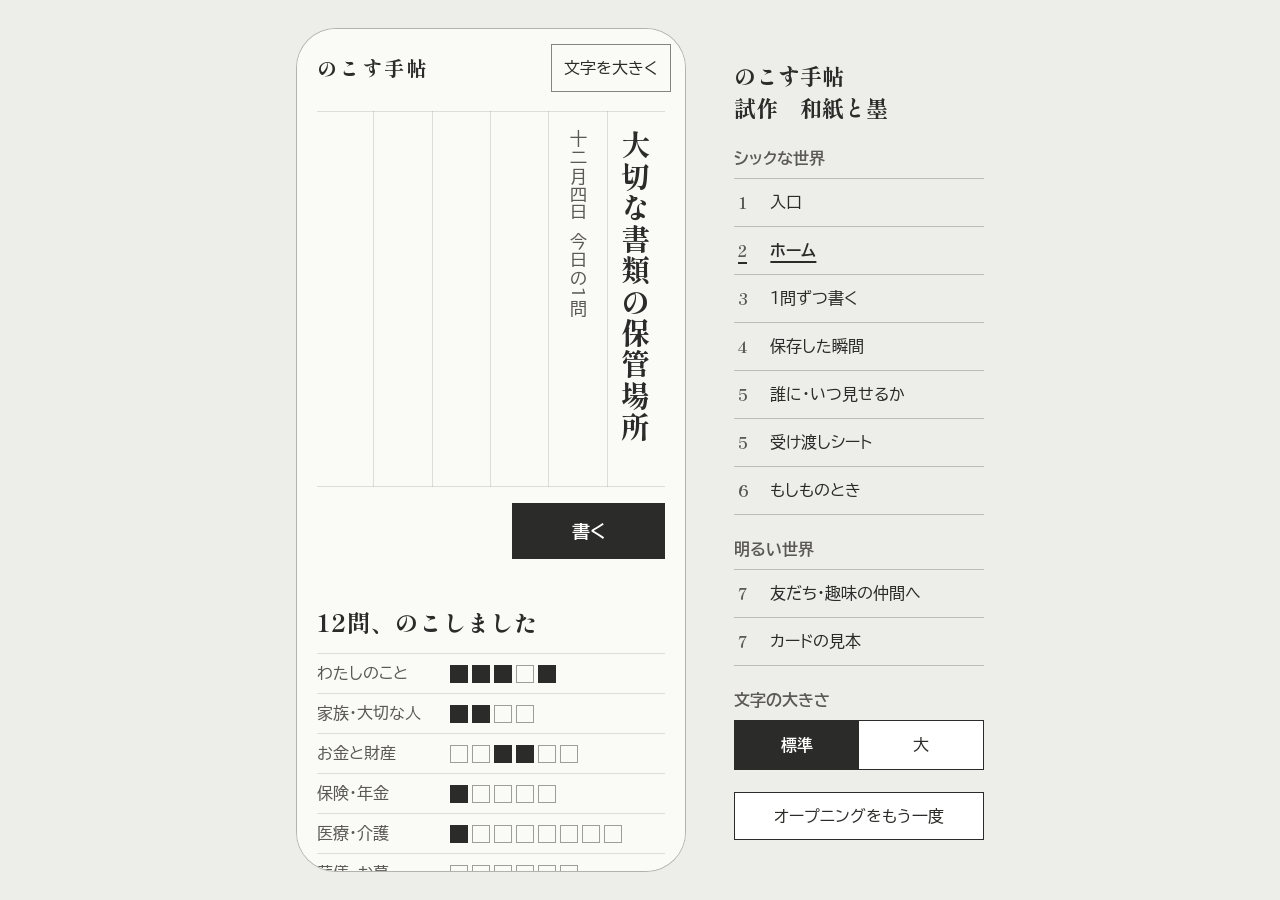
<file: design/chic-washi.html>
<!doctype html>
<html lang="ja" data-size="std">
<head>
<meta charset="utf-8">
<meta name="viewport" content="width=device-width, initial-scale=1, viewport-fit=cover">
<meta name="robots" content="noindex">
<meta name="theme-color" content="#FAFAF7">
<meta name="color-scheme" content="light">
<title>のこす手帖 和紙と墨</title>
<link rel="preconnect" href="https://fonts.googleapis.com">
<link rel="preconnect" href="https://fonts.gstatic.com" crossorigin>
<link href="https://fonts.googleapis.com/css2?family=BIZ+UDPGothic:wght@400;700&family=Shippori+Mincho+B1:wght@600;700;800&family=Zen+Maru+Gothic:wght@500;700&display=swap" rel="stylesheet">
<style>
/* ─────────────────────────────────────────────
   和紙と墨（2版）
   シックな世界：和紙・墨・朱の3色だけ（朱は落款と「今日」の1マスだけ）
   明るい世界　：手ぬぐい・千代紙の柄。山吹・若竹＋墨（紅白にしない）
   縦書きは、入口・今日の1問・保存した紙の3か所だけ
   ───────────────────────────────────────────── */
:root{
  /* シックな世界 */
  --washi:#FAFAF7;      /* 和紙。ほぼ白 */
  --sumi:#2B2B29;       /* 墨。和紙の上で 13.6:1。主ボタンの地 */
  --usuzumi:#5A5955;    /* 薄墨（墨の濃淡）。補足の文字 6.6:1 */
  --shu:#B23A2A;        /* 朱。落款と「今日」の1マスだけ */
  --line:#85847F;       /* 入力欄の線（墨の濃淡）。3.4:1 */
  --rule:rgba(43,43,41,.14); /* 罫（墨の濃淡）。飾り */
  /* 明るい世界 */
  --yamabuki:#F2B53A;   /* 山吹。面と柄。墨の文字 7.7:1 */
  --wakatake:#3C7A55;   /* 若竹（濃いめ）。白抜き・白地の文字とも 5.1:1 */
  --wakatake-l:#9CCBA9; /* 若竹の淡。柄だけ */
  --paper:#FFFFFF;

  --f-ui:"BIZ UDPGothic","Hiragino Sans","Yu Gothic UI",Meiryo,sans-serif;
  --f-min:"Shippori Mincho B1","Hiragino Mincho ProN","Yu Mincho",serif;
  --f-maru:"Zen Maru Gothic","BIZ UDPGothic",sans-serif;
  --tq:1.62rem;         /* 縦書きの問いの大きさ */
  --fiber:none;
  color-scheme:light;
}
html{font-size:18px;-webkit-text-size-adjust:100%}
html[data-size="lg"]{font-size:22px}
*{box-sizing:border-box}
body{margin:0;background:#EDEDEA;color:var(--sumi);font-family:var(--f-ui);line-height:1.7;min-height:100vh;word-break:auto-phrase;overflow-wrap:anywhere}
button,input,textarea{font:inherit;color:inherit}
button{cursor:pointer;-webkit-tap-highlight-color:transparent}
:focus-visible{outline:3px solid var(--sumi);outline-offset:3px}
[data-world="bright"] :focus-visible{outline-color:var(--wakatake)}
h1:focus-visible{outline-offset:6px}
h1,h2,h3{font-weight:700}
.sr{position:absolute;width:1px;height:1px;overflow:hidden;clip:rect(0 0 0 0);white-space:nowrap}

/* ───────── 机（PC） ───────── */
.desk{min-height:100vh;display:flex;align-items:center;justify-content:center;gap:48px;padding:20px}
.phone-slot{position:relative;flex:none}
.phone{position:absolute;left:0;top:0;width:390px;height:844px;transform-origin:0 0;background:var(--washi);border:1px solid rgba(43,43,41,.35);border-radius:40px;overflow:hidden;isolation:isolate}
.panel{width:250px;flex:none;display:grid;gap:22px;align-content:start;font-size:16px;line-height:1.5}
.panel h1{margin:0;font-family:var(--f-min);font-weight:800;font-size:22px;line-height:1.45}
.panel h2{margin:0 0 8px;font-size:16px;font-weight:700;color:var(--usuzumi)}
.panel ol{list-style:none;margin:0;padding:0;border-top:1px solid rgba(43,43,41,.25)}
.panel ol button{width:100%;min-height:48px;text-align:left;padding:6px 4px;border:0;border-bottom:1px solid rgba(43,43,41,.25);background:none;font-size:16px;display:flex;gap:10px;align-items:center}
.panel ol button .n{font-family:var(--f-min);font-weight:700;min-width:1.4em;color:var(--usuzumi)}
.panel ol button[aria-current="true"]{font-weight:700;text-decoration:underline;text-underline-offset:5px;text-decoration-thickness:2px}
.panel .bright-list button[aria-current="true"]{color:var(--wakatake)}
.panel .seg{display:flex;border:1.5px solid var(--sumi);overflow:hidden}
.panel .seg button{flex:1;min-height:48px;border:0;background:#fff;font-size:16px}
.panel .seg button[aria-pressed="true"]{background:var(--sumi);color:#fff;font-weight:700}
.panel .plain{min-height:48px;border:1.5px solid var(--sumi);background:#fff;font-size:16px}
@media (max-width:760px){
  body{background:var(--washi)}
  .desk{display:block;padding:0}
  .panel{display:none}
  .phone-slot{width:100vw !important;height:100dvh !important}
  .phone{position:fixed;inset:0;width:100%;height:100dvh;border:0;border-radius:0;transform:none !important}
}

/* ───────── 画面の共通 ───────── */
.screen{position:absolute;inset:0;display:flex;flex-direction:column;visibility:hidden;opacity:0}
.screen.on{visibility:visible;opacity:1}
.screen[data-world="chic"]{background:var(--washi)}
#s-start,#s-saved{background:var(--washi) var(--fiber)}   /* 和紙の繊維は入口と保存した紙だけ */
.screen[data-world="bright"]{background:var(--paper)}
.scroll{flex:1;overflow-y:auto;overflow-x:hidden;-webkit-overflow-scrolling:touch;overscroll-behavior:contain}
.pad{padding:0 20px}
.topbar{display:flex;align-items:center;justify-content:space-between;gap:10px;padding:14px 14px 4px 20px;min-height:68px;flex:none}
.wordmark{font-family:var(--f-min);font-weight:800;font-size:1.12rem;letter-spacing:.12em;line-height:1;margin:0}
.sizebtn{min-height:48px;padding:0 12px;border:1.5px solid var(--line);background:transparent;font-size:.875rem;white-space:nowrap}
.back{min-height:48px;min-width:48px;padding:0 10px 0 4px;margin-left:-8px;border:0;background:none;display:inline-flex;align-items:center;gap:6px;font-size:1rem}
.back::before{content:"";width:.55em;height:.55em;border:solid currentColor;border-width:0 0 2.5px 2.5px;transform:rotate(45deg);margin-left:8px}
.ttl{font-family:var(--f-min);font-weight:800;font-size:1.5rem;line-height:1.4;margin:0;letter-spacing:.04em}

.btn{display:inline-flex;align-items:center;justify-content:center;min-height:56px;padding:.35em 1.2em;border-radius:0;border:1.5px solid var(--sumi);background:transparent;font-size:1rem;font-weight:700;line-height:1.3;text-align:center}
.btn.main{background:var(--sumi);color:#fff}
.btn.quiet{border-color:var(--line);font-weight:400}
.btn.wide{width:100%}
.btn:active{background:rgba(43,43,41,.08)}
.btn.main:active{background:#000}
.chev{flex:none;width:.6em;height:.6em;border:solid currentColor;border-width:2.5px 2.5px 0 0;transform:rotate(45deg);margin-right:6px}

/* 落款（朱） */
.rakkan{display:inline-grid;place-items:center;width:44px;height:44px;background:var(--shu);color:#fff;border-radius:3px;font-family:var(--f-min);font-weight:800;font-size:16px;line-height:1.05;writing-mode:vertical-rl;letter-spacing:.06em;filter:url(#rough);flex:none}
.rakkan.s{width:36px;height:36px;font-size:15px}

/* 見せる時期の印（色でなく形で見分ける。墨1色） */
.mark{display:inline-flex;align-items:center;gap:.4em;white-space:nowrap;font-size:.95rem}
.mark::before{content:"";width:.9em;height:.9em;border:1.5px solid var(--sumi);border-radius:50%;flex:none;box-sizing:border-box}
.mark.now::before{background:var(--sumi)}
.mark.incapacity::before{background:linear-gradient(90deg,var(--sumi) 50%,transparent 50%)}
.mark.never::before{background:linear-gradient(135deg,transparent 45%,var(--sumi) 45% 58%,transparent 58%)}
.mark.never{color:var(--usuzumi)}

/* ───────── 1 入口 ───────── */
#s-start .stage{flex:1;display:flex;flex-direction:column;padding:30px 24px calc(24px + env(safe-area-inset-bottom))}
.skip{position:absolute;top:18px;right:16px;z-index:5;min-height:48px;padding:0 18px;border:1.5px solid var(--line);background:var(--washi);font-size:.95rem}
.start-v{flex:1;display:flex;flex-direction:row-reverse;justify-content:flex-start;align-items:flex-start;padding:56px 6px 0 0;min-height:0}
.tag{font-family:var(--f-min);font-weight:800;font-size:2.3rem;line-height:1.5;margin:0;display:flex;flex-direction:row-reverse;gap:.35em}
.tag:focus{outline:none}
.tag span{display:block;writing-mode:vertical-rl;letter-spacing:.12em}
.tag span:nth-child(2){padding-top:2.2em}
.tag i{font-style:normal;display:inline-block}
.start-seal{font-style:normal;padding-top:8.3em;margin-right:-.1em}
.start-word{writing-mode:vertical-rl;font-family:var(--f-min);font-weight:700;font-size:1rem;letter-spacing:.3em;color:var(--usuzumi);margin-right:auto;align-self:flex-start}
.start-foot{display:grid;gap:10px;padding-top:20px}
.start-foot p{margin:0 0 4px;font-size:.95rem;color:var(--usuzumi)}

/* ───────── 2 ホーム ───────── */
.todayfield{display:flex;flex-direction:row-reverse;align-items:flex-start;margin:14px 0 0;
  background:repeating-linear-gradient(to left,transparent 0 calc(var(--tq)*2 - 1px),var(--rule) calc(var(--tq)*2 - 1px) calc(var(--tq)*2));
  border-top:1px solid var(--rule);border-bottom:1px solid var(--rule);padding:18px 0}
.tq{writing-mode:vertical-rl;font-family:var(--f-min);font-weight:800;font-size:var(--tq);line-height:2;letter-spacing:.08em;margin:0;height:calc(var(--tq)*11.6)}
.tq-side{writing-mode:vertical-rl;font-size:.92rem;line-height:calc(var(--tq)*2);color:var(--usuzumi);height:calc(var(--tq)*11.6);display:flex;flex-direction:row;align-items:center;letter-spacing:.08em;margin:0}
.tq-side .rakkan{margin-top:14px}
.todayact{display:flex;align-items:center;justify-content:space-between;gap:12px;margin:16px 0 0}
.todayact .btn{min-width:8.5em}
.todayact .later{font-family:var(--f-min);font-weight:700;font-size:1.2rem}
.prog{margin:44px 0 0}
.prog h2{font-family:var(--f-min);font-weight:800;font-size:1.3rem;margin:0 0 10px;letter-spacing:.04em}
.masu{margin:0;padding:0;list-style:none;border-top:1px solid var(--rule)}
.masu li{display:flex;align-items:center;gap:10px;min-height:40px;padding:4px 0;border-bottom:1px solid var(--rule)}
.masu .lab{flex:none;width:7.6em;font-size:.9rem;color:var(--usuzumi);line-height:1.3}
.masu .cells{display:flex;flex-wrap:wrap;gap:4px}
.masu .cells i{display:block;width:18px;height:18px;border:1px solid rgba(43,43,41,.45)}
.masu .cells i.on{background:var(--sumi);border-color:var(--sumi)}
.masu .cells i.new{background:var(--shu);border-color:var(--shu)}
.links{margin:40px 0 0;border-top:1px solid rgba(43,43,41,.3)}
.links button{display:flex;align-items:center;gap:14px;width:100%;min-height:68px;padding:10px 2px;border:0;border-bottom:1px solid rgba(43,43,41,.3);background:none;text-align:left;font-size:1.05rem;line-height:1.4}
.links button span{flex:1}
.shiori{display:flex;align-items:center;gap:16px;width:100%;min-height:96px;margin:30px 0 40px;padding:12px 2px;border:0;background:none;text-align:left;font-size:1.05rem;line-height:1.4}
.shiori span{flex:1}
.sw{flex:none;width:30px;height:76px;background:var(--asa);position:relative;clip-path:polygon(0 0,100% 0,100% 100%,50% 86%,0 100%)}

/* ───────── 3 書く ───────── */
.whead{display:flex;align-items:center;gap:8px;padding:12px 16px 6px 20px;min-height:68px;flex:none}
.whead .where{flex:1;font-size:.92rem;color:var(--usuzumi);line-height:1.35;text-align:right}
.wq{padding:6px 20px 0}
.wq h1{font-family:var(--f-min);font-weight:800;font-size:1.5rem;line-height:1.5;margin:0 0 22px;letter-spacing:.03em}
.wform{padding:0 20px 18px}
.field{display:grid;gap:6px;margin:0 0 18px}
.field>label,.field>.lab{font-weight:700;font-size:1rem}
.field input[type=text],.field input[type=date],.field textarea{width:100%;min-height:56px;padding:12px 14px;border:1.5px solid var(--line);border-radius:0;background:#fff;font-size:1.05rem;line-height:1.6}
.field textarea{min-height:128px;resize:vertical}
.field textarea.short{min-height:92px}
.field ::placeholder{color:#6E6D68;opacity:1}
.opts{border-top:1px solid rgba(43,43,41,.3)}
.opt{display:flex;align-items:center;gap:14px;width:100%;min-height:60px;padding:10px 4px;border:0;border-bottom:1px solid rgba(43,43,41,.3);background:none;text-align:left;line-height:1.45;font-size:1.02rem}
.opt .mk{width:26px;height:26px;flex:none;border:1.5px solid var(--sumi);display:grid;place-items:center}
.opt[role="radio"] .mk{border-radius:50%}
.opt[aria-checked="true"]{font-weight:700}
.opt[aria-checked="true"] .mk{background:var(--sumi)}
.opt[role="radio"][aria-checked="true"] .mk::after{content:"";width:10px;height:10px;border-radius:50%;background:#fff}
.opt[role="checkbox"][aria-checked="true"] .mk::after{content:"";width:7px;height:13px;border:solid #fff;border-width:0 3px 3px 0;transform:translateY(-2px) rotate(45deg)}
.must{margin:0 20px 14px;font-size:.95rem;font-weight:700}
.err{margin:0 20px 14px;font-size:1rem;font-weight:700;color:var(--sumi);padding:10px 12px;border:1.5px solid var(--sumi)}
.wfoot{display:grid;grid-template-columns:1fr 1fr 1.6fr;gap:8px;padding:10px 14px calc(12px + env(safe-area-inset-bottom));border-top:1px solid rgba(43,43,41,.3);background:var(--washi);flex:none}
.wfoot .btn{padding:.3em .4em}

/* ───────── 4 保存した瞬間 ───────── */
#s-saved .stage{flex:1;overflow-y:auto;display:flex;flex-direction:column;justify-content:safe center;padding:40px 24px calc(26px + env(safe-area-inset-bottom))}
.sheetv{display:flex;flex-direction:row-reverse;align-items:flex-start;min-height:330px;padding:10px 0;
  background:repeating-linear-gradient(to left,transparent 0 calc(2.6rem - 1px),var(--rule) calc(2.6rem - 1px) 2.6rem);
  border-top:1px solid var(--rule);border-bottom:1px solid var(--rule)}
.sv-q{writing-mode:vertical-rl;font-family:var(--f-min);font-weight:700;font-size:1.02rem;line-height:2.6rem;margin:0;color:var(--usuzumi);max-height:330px;letter-spacing:.06em}
.sv-a{writing-mode:vertical-rl;font-family:var(--f-min);font-weight:700;font-size:1.36rem;line-height:2.6rem;margin:0;max-height:330px;letter-spacing:.06em}
.sv-date{writing-mode:vertical-rl;font-size:.9rem;line-height:2.6rem;color:var(--usuzumi);margin:0;display:flex;flex-direction:row;align-items:center;max-height:330px;letter-spacing:.06em}
.sv-date .rakkan{margin-top:12px}
.done-msg{margin-top:28px}
.done-msg h1{font-family:var(--f-min);font-weight:800;font-size:1.75rem;line-height:1.4;margin:0;letter-spacing:.06em}
.done-msg h1:focus{outline:none}
.done-msg p{margin:4px 0 22px;font-size:1.02rem}
.done-msg .row{display:grid;grid-template-columns:1.35fr 1fr;gap:10px}
.done-msg .row .btn{padding:.3em .5em}

/* ───────── 5 誰に・いつ ───────── */
.who{display:grid;grid-template-columns:1fr 1fr;margin:16px 20px 0;border:1.5px solid var(--sumi)}
.who button{min-height:60px;border:0;background:transparent;font-size:1rem;line-height:1.35;padding:6px 8px}
.who button+button{border-left:1.5px solid var(--sumi)}
.who button[aria-pressed="true"]{background:var(--sumi);color:#fff;font-weight:700}
.note{margin:12px 20px 0;font-size:.95rem;color:var(--usuzumi)}
.rows{margin:18px 20px 0;border-top:1px solid rgba(43,43,41,.3)}
.rows button{display:flex;align-items:center;gap:10px;width:100%;min-height:64px;padding:8px 2px;border:0;border-bottom:1px solid rgba(43,43,41,.3);background:none;text-align:left;line-height:1.4}
.rows .nmw{flex:1;display:flex;flex-wrap:wrap;align-items:center;justify-content:space-between;gap:4px 10px}
.sheet-go{padding:24px 20px 40px}

.overlay{position:absolute;inset:0;z-index:20;display:none}
.overlay.on{display:block}
.overlay .dim{position:absolute;inset:0;background:rgba(43,43,41,.38)}
.bsheet{position:absolute;left:0;right:0;bottom:0;background:var(--washi);border-top:1.5px solid var(--sumi);padding:20px 20px calc(18px + env(safe-area-inset-bottom));max-height:88%;overflow:auto}
.bsheet h2{font-family:var(--f-min);font-weight:800;font-size:1.2rem;margin:0 0 12px;line-height:1.5}
.bsheet h2:focus{outline:none}

/* 受け渡しシート見本（横組み） */
.handsheet{margin:14px 20px 20px;background:#fff;border:1px solid rgba(43,43,41,.4);padding:20px 18px 18px}
.handsheet h2{font-family:var(--f-min);font-weight:800;font-size:1.25rem;margin:0 0 10px;letter-spacing:.08em}
.hs-to{font-family:var(--f-min);font-weight:700;font-size:1.15rem;margin:0 0 14px;padding-bottom:8px;border-bottom:1.5px solid var(--sumi)}
.handsheet dl{margin:0}
.handsheet dt{margin:0 0 2px;font-weight:700}
.handsheet dd{margin:0 0 14px;line-height:1.6}
.hs-fill{margin-top:6px;font-size:.92rem;color:var(--usuzumi)}
.hs-fill span{display:block;border-bottom:1px solid var(--line);height:2em;margin-bottom:8px}
.hs-from{display:flex;align-items:center;justify-content:flex-end;gap:12px;margin:14px 0 0;font-family:var(--f-min);font-weight:700}
.two{display:grid;grid-template-columns:1fr 1fr;gap:10px;padding:0 20px 36px}

/* ───────── 6 もしものとき ───────── */
.dateform{margin:14px 20px 4px;padding:14px 0 6px;border-top:1px solid var(--rule);border-bottom:1px solid var(--rule)}
.empty{margin:18px 20px 0;color:var(--usuzumi)}
.group{margin:28px 20px 0}
.group h2{display:flex;justify-content:space-between;align-items:baseline;gap:8px;flex-wrap:wrap;font-family:var(--f-min);font-weight:800;font-size:1.15rem;margin:0;padding:0 0 6px;border-bottom:1.5px solid var(--sumi)}
.group h2 span{font-family:var(--f-ui);font-weight:700;font-size:.95rem}
.task{display:flex;gap:14px;align-items:flex-start;width:100%;min-height:64px;padding:12px 2px;border:0;border-bottom:1px solid rgba(43,43,41,.3);background:none;text-align:left;line-height:1.5}
.task .box{width:28px;height:28px;flex:none;border:1.5px solid var(--sumi);display:grid;place-items:center;margin-top:1px}
.task[aria-checked="true"] .box{background:var(--sumi)}
.task[aria-checked="true"] .box::after{content:"";width:7px;height:13px;border:solid #fff;border-width:0 3px 3px 0;transform:translateY(-2px) rotate(45deg)}
.task .t{display:block;font-weight:700}
.task .w{display:block;font-size:.9rem;color:var(--usuzumi)}
.task .done{display:none;font-size:.85rem;border:1.5px solid currentColor;padding:0 6px;margin-left:6px;font-weight:700}
.task[aria-checked="true"] .done{display:inline-block}
.caution{margin:18px 20px 0;font-size:.9rem;color:var(--usuzumi)}
.readbtn{margin:22px 20px 40px}

/* ───────── 7 明るい世界：手ぬぐい・千代紙（山吹・若竹） ───────── */
.band{position:relative;flex:none;height:116px;background:var(--asa);display:flex;align-items:flex-start;justify-content:space-between;padding:14px 14px 0}
.band .pill{min-height:48px;padding:0 16px 0 10px;border:0;border-radius:999px;background:#fff;color:var(--sumi);font-size:1rem;font-weight:700;display:inline-flex;align-items:center;gap:6px}
.band .pill.back::before{margin-left:6px}
.band .sizebtn{background:#fff;border-color:#fff;border-radius:999px}
[data-world="bright"] h1.fttl{font-family:var(--f-maru);font-weight:700;font-size:1.5rem;line-height:1.4;margin:20px 20px 0}
[data-world="bright"] h1.fttl:focus{outline:none}
.tenugui{display:grid;grid-template-columns:repeat(3,1fr);gap:10px;padding:18px 14px 6px}
.tg-b{min-width:0;min-height:48px;border:0;background:none;padding:0 0 4px;display:flex;flex-direction:column;align-items:stretch;gap:8px;text-align:center;line-height:1.3}
.tg{position:relative;height:96px;border-radius:4px;display:grid;place-items:center;transition:transform .35s cubic-bezier(.3,1.5,.5,1)}
.tg b{background:#fff;padding:3px 10px;border-radius:3px;font-family:var(--f-maru);font-weight:700;font-size:1rem;line-height:1.3}
.tg-b .rel{font-size:.875rem}
.tg-b[aria-pressed="true"] .tg{transform:translateY(-5px);box-shadow:0 0 0 3px #fff,0 0 0 6px var(--sumi)}
.tg-b[aria-pressed="true"] .tg::after{content:"";position:absolute;right:-6px;top:-8px;width:26px;height:26px;border-radius:50%;background:var(--sumi);
  background-image:url("data:image/svg+xml,%3Csvg xmlns='http://www.w3.org/2000/svg' viewBox='0 0 26 26'%3E%3Cpath d='M7 13.5l4 4 8-9' fill='none' stroke='%23fff' stroke-width='3' stroke-linecap='round' stroke-linejoin='round'/%3E%3C/svg%3E");}
.pat-asa{background:var(--asa)}
.pat-ichi{background:repeating-conic-gradient(var(--wakatake-l) 0 25%,#fff 0 50%) 0 0/24px 24px}
.pat-mame{background:radial-gradient(circle,var(--wakatake) 3.4px,transparent 4px) 0 0/20px 20px,radial-gradient(circle,var(--wakatake) 3.4px,transparent 4px) 10px 10px/20px 20px,#fff}
.fform{padding:16px 20px 10px}
.fform .field>label,.fform .field>.lab{font-family:var(--f-maru);font-weight:700}
.fform .field input[type=text],.fform .field textarea{border-color:#8B8B86;border-radius:10px}
.chips{display:flex;flex-wrap:wrap;gap:8px}
.chip{min-height:52px;padding:8px 16px;border:1.5px solid var(--sumi);border-radius:999px;background:#fff;display:inline-flex;align-items:center;gap:8px;font-size:1rem}
.chip .mk{width:18px;height:18px;border:1.5px solid currentColor;border-radius:50%;flex:none;display:grid;place-items:center}
.chip[aria-checked="true"]{background:var(--yamabuki);border-color:var(--yamabuki);font-weight:700}
.chip[aria-checked="true"] .mk::after{content:"";width:8px;height:8px;border-radius:50%;background:var(--sumi)}
.bbtn{display:inline-flex;align-items:center;justify-content:center;min-height:56px;padding:.3em .6em;border-radius:999px;border:1.5px solid var(--sumi);background:#fff;font-size:1rem;font-weight:700;font-family:var(--f-maru);line-height:1.3;transition:transform .3s cubic-bezier(.3,1.6,.5,1)}
.bbtn.take{background:var(--wakatake);border-color:var(--wakatake);color:#fff}
.bbtn.wide{width:100%}
.bbtn:active{transform:scale(.97)}
.fgo{display:grid;gap:10px;padding:6px 20px 40px}

/* カードの見本（一筆箋） */
.ippitsu{position:relative;margin:22px 20px 0;background:#fff;border:1.5px solid var(--sumi);border-radius:6px;overflow:hidden}
.ippitsu .strip{height:30px}
.ippitsu .in{padding:16px 18px 16px}
.ippitsu .to{font-family:var(--f-maru);font-weight:700;font-size:1.25rem;margin:0 0 10px}
.ippitsu .msg{font-family:var(--f-maru);font-weight:500;font-size:1.15rem;line-height:1.7;margin:0 0 14px}
.ippitsu dl{margin:0;display:grid;gap:10px}
.ippitsu dt{font-size:.9rem;font-weight:700;color:var(--wakatake)}
.ippitsu dd{margin:0}
.ippitsu .from-b{margin:12px 0 0;text-align:right;font-family:var(--f-maru);font-weight:700}
.ippitsu .when-b{display:flex;justify-content:space-between;align-items:center;gap:8px;flex-wrap:wrap;margin-top:14px;padding-top:12px;border-top:1.5px dashed rgba(43,43,41,.4);font-size:.95rem}
.ippitsu .when-b b{background:var(--yamabuki);padding:1px 10px;border-radius:999px}
.cardbtns{display:grid;grid-template-columns:1fr 1fr;gap:10px;padding:20px 20px 40px}

/* 世界の切り替え：ページの端の影（めくる紙の厚み） */
.pageedge{position:absolute;top:0;bottom:0;left:0;width:28px;z-index:7;pointer-events:none;display:none;
  background:linear-gradient(to left,rgba(43,43,41,.16),rgba(43,43,41,0))}

/* トースト */
.toast{position:absolute;left:16px;right:16px;bottom:92px;z-index:30;background:var(--sumi);color:#fff;padding:14px 16px;display:none;line-height:1.5;font-size:1rem}
.toast.on{display:block}

@media (prefers-reduced-motion:reduce){
  .bbtn,.tg{transition:none}
  .bbtn:active{transform:none}
  .tg-b[aria-pressed="true"] .tg{transform:none}
}
</style>
</head>
<body>

<!-- にじみ（保存の瞬間）と、落款の縁のかすれ -->
<svg width="0" height="0" style="position:absolute" aria-hidden="true">
  <defs>
    <filter id="nijimi" x="-20%" y="-10%" width="140%" height="120%" color-interpolation-filters="sRGB">
      <feTurbulence type="fractalNoise" baseFrequency=".85" numOctaves="2" seed="5" result="n"/>
      <feDisplacementMap id="nj-d" in="SourceGraphic" in2="n" scale="0" xChannelSelector="R" yChannelSelector="G" result="d"/>
      <feGaussianBlur id="nj-b" in="d" stdDeviation="0" result="b"/>
      <feMorphology id="nj-m" in="SourceAlpha" operator="dilate" radius="0" result="sp"/>
      <feGaussianBlur in="sp" stdDeviation="2.2" result="spb"/>
      <feFlood id="nj-f" flood-color="#2B2B29" flood-opacity="0"/>
      <feComposite in2="spb" operator="in" result="halo"/>
      <feMerge><feMergeNode in="halo"/><feMergeNode in="b"/></feMerge>
    </filter>
    <filter id="rough" x="-5%" y="-5%" width="110%" height="110%">
      <feTurbulence type="fractalNoise" baseFrequency=".9" numOctaves="2" seed="8" result="n"/>
      <feDisplacementMap in="SourceGraphic" in2="n" scale="2.2" xChannelSelector="R" yChannelSelector="G"/>
    </filter>
  </defs>
</svg>

<div class="desk">
  <div class="phone-slot" id="slot">
    <div class="phone" id="phone">

      <!-- 1 入口 -->
      <section class="screen" id="s-start" data-world="chic" aria-label="はじめる">
        <button class="skip" id="skip" hidden>とばす</button>
        <div class="stage">
          <div class="start-v">
            <h1 class="tag" id="tag" tabindex="-1"><span>のこす</span><span>手帖</span><em class="start-seal" aria-hidden="true"><b class="rakkan s">手帖</b></em></h1>
            <div class="start-word" aria-hidden="true" hidden></div>
          </div>
          <div class="start-foot" id="start-foot">
            <p>登録なし。中身はこのスマホの中だけ。</p>
            <button class="btn main wide" data-go="home">はじめる</button>
            <button class="btn wide" data-go="moshimo">もしものとき（ご家族の方）</button>
          </div>
        </div>
      </section>

      <!-- 2 ホーム -->
      <section class="screen" id="s-home" data-world="chic" aria-label="ホーム">
        <div class="topbar">
          <h1 class="wordmark" tabindex="-1">のこす手帖<span class="sr">（山田 和子さん）</span></h1>
          <button class="sizebtn" data-size-toggle>文字を大きく</button>
        </div>
        <div class="scroll"><div class="pad">
          <div class="todayfield" id="todayfield"></div>
          <div class="todayact" id="todayact"></div>
          <section class="prog" aria-labelledby="prog-h">
            <h2 id="prog-h"></h2>
            <ul class="masu" id="masu"></ul>
          </section>
          <div class="links">
            <button data-go="addr"><span>誰に・いつ見せるか</span><i class="chev" aria-hidden="true"></i></button>
            <button data-go="moshimo"><span>もしものとき</span><i class="chev" aria-hidden="true"></i></button>
          </div>
          <button class="shiori" data-go="friends"><i class="sw" aria-hidden="true"></i><span>友だち・趣味の仲間へ</span><i class="chev" aria-hidden="true"></i></button>
        </div></div>
      </section>

      <!-- 3 書く -->
      <section class="screen" id="s-write" data-world="chic" aria-label="1問ずつ書く">
        <div class="whead">
          <button class="back" data-go="home">ホーム</button>
          <div class="where" id="w-where"></div>
        </div>
        <div class="scroll" id="w-scroll">
          <div class="wq"><h1 id="w-title" tabindex="-1"></h1></div>
          <div class="wform" id="w-form"></div>
          <p class="must" id="w-must" hidden></p>
          <p class="err" id="w-err" role="alert" hidden>選ぶか、書いてから保存します。</p>
        </div>
        <div class="wfoot">
          <button class="btn" data-act="w-back">戻る</button>
          <button class="btn quiet" data-act="w-later">あとで</button>
          <button class="btn main" data-act="w-save" id="w-save">保存する</button>
        </div>
      </section>

      <!-- 4 保存した瞬間 -->
      <section class="screen" id="s-saved" data-world="chic" aria-label="のこしました">
        <div class="stage">
          <div class="sheetv" aria-hidden="true">
            <p class="sv-q" id="sv-q"></p>
            <p class="sv-a"><span id="sv-a"></span></p>
            <p class="sv-date" id="sv-date"></p>
          </div>
          <div class="done-msg" id="done-msg" role="status">
            <h1 id="done-h" tabindex="-1" aria-label="保存しました">のこしました</h1>
            <p id="done-n"></p>
            <div class="row">
              <button class="btn" data-act="end-today">今日はここまで</button>
              <button class="btn main" data-act="next-q">もう1問</button>
            </div>
          </div>
        </div>
      </section>

      <!-- 5 誰に・いつ見せるか -->
      <section class="screen" id="s-addr" data-world="chic" aria-label="誰に・いつ見せるか">
        <div class="whead">
          <button class="back" data-go="home">ホーム</button>
          <button class="sizebtn" data-size-toggle style="margin-left:auto">文字を大きく</button>
        </div>
        <div class="scroll">
          <div class="pad"><h1 class="ttl" tabindex="-1">誰に・いつ見せるか</h1></div>
          <div class="who" id="who"></div>
          <p class="note">この端末を開ける人は、全部読めます。</p>
          <div class="rows" id="addr-rows"></div>
          <div class="sheet-go"><button class="btn wide" data-go="sheet">受け渡しシートの見本</button></div>
        </div>
      </section>

      <!-- 5b 受け渡しシート -->
      <section class="screen" id="s-sheet" data-world="chic" aria-label="受け渡しシートの見本">
        <div class="whead">
          <button class="back" data-go="addr">誰に・いつ</button>
        </div>
        <div class="scroll">
          <div class="pad"><h1 class="ttl" tabindex="-1">受け渡しシートの見本</h1></div>
          <div class="handsheet" id="handsheet"></div>
          <div class="two">
            <button class="btn main" data-act="print">印刷する</button>
            <button class="btn" data-act="file">ファイルで渡す</button>
          </div>
        </div>
      </section>

      <!-- 6 もしものとき -->
      <section class="screen" id="s-moshimo" data-world="chic" aria-label="もしものとき">
        <div class="whead">
          <button class="back" data-go="home">ホーム</button>
          <button class="sizebtn" data-size-toggle style="margin-left:auto">文字を大きく</button>
        </div>
        <div class="scroll">
          <div class="pad"><h1 class="ttl" tabindex="-1">もしものとき</h1></div>
          <div class="dateform">
            <div class="field">
              <label for="death">亡くなった日</label>
              <input type="date" id="death">
            </div>
          </div>
          <div id="tasks" aria-live="polite"></div>
          <p class="caution">期限は一般的な目安です。窓口で確かめてください。</p>
          <div class="readbtn"><button class="btn wide" data-act="read">和子さんの手帖を読む</button></div>
        </div>
      </section>

      <!-- 7 友だち・趣味の仲間へ（明るい世界） -->
      <section class="screen" id="s-friends" data-world="bright" aria-label="友だち・趣味の仲間へ">
        <div class="band">
          <button class="pill back" data-go="home">手帖にもどる</button>
          <button class="sizebtn" data-size-toggle>文字を大きく</button>
        </div>
        <div class="scroll">
          <h1 class="fttl" tabindex="-1">友だち・趣味の仲間へ</h1>
          <div class="tenugui" id="tenugui" role="group" aria-label="渡す相手"></div>
          <div class="fform" id="fform"></div>
          <div class="fgo">
            <button class="bbtn take wide" data-go="card">カードを見る</button>
            <button class="bbtn wide" data-act="add-friend">仲間を足す</button>
          </div>
        </div>
      </section>

      <!-- 7b カードの見本（明るい世界） -->
      <section class="screen" id="s-card" data-world="bright" aria-label="お別れのあとに渡すカード">
        <div class="band">
          <button class="pill back" data-go="friends">仲間の一覧</button>
          <button class="sizebtn" data-size-toggle>文字を大きく</button>
        </div>
        <div class="scroll">
          <h1 class="fttl" id="card-h" tabindex="-1">カードの見本</h1>
          <div class="ippitsu" id="ippitsu"></div>
          <div class="cardbtns">
            <button class="bbtn take" data-act="print">印刷する</button>
            <button class="bbtn" data-act="file">ファイルで渡す</button>
          </div>
        </div>
      </section>

      <div class="overlay" id="ov"><div class="dim" data-act="close-ov"></div><div class="bsheet" id="bsheet" role="dialog" aria-modal="true" aria-labelledby="bs-h"></div></div>
      <div class="pageedge" id="pageedge" aria-hidden="true"></div>
      <div class="toast" id="toast" role="status" aria-live="polite"></div>
    </div>
  </div>

  <aside class="panel" aria-label="試作の操作">
    <h1>のこす手帖<br>試作　和紙と墨</h1>
    <div>
      <h2>シックな世界</h2>
      <ol id="nav">
        <li><button data-p="start"><span class="n">1</span>入口</button></li>
        <li><button data-p="home"><span class="n">2</span>ホーム</button></li>
        <li><button data-p="write"><span class="n">3</span>1問ずつ書く</button></li>
        <li><button data-p="saved"><span class="n">4</span>保存した瞬間</button></li>
        <li><button data-p="addr"><span class="n">5</span>誰に・いつ見せるか</button></li>
        <li><button data-p="sheet"><span class="n">5</span>受け渡しシート</button></li>
        <li><button data-p="moshimo"><span class="n">6</span>もしものとき</button></li>
      </ol>
    </div>
    <div>
      <h2>明るい世界</h2>
      <ol class="bright-list">
        <li><button data-p="friends"><span class="n">7</span>友だち・趣味の仲間へ</button></li>
        <li><button data-p="card"><span class="n">7</span>カードの見本</button></li>
      </ol>
    </div>
    <div>
      <h2>文字の大きさ</h2>
      <div class="seg"><button data-size="std" aria-pressed="true">標準</button><button data-size="lg" aria-pressed="false">大</button></div>
    </div>
    <button class="plain" id="replay">オープニングをもう一度</button>
  </aside>
</div>

<script>
(() => {
'use strict';
const reduce = matchMedia('(prefers-reduced-motion: reduce)');
const $ = (s, el = document) => el.querySelector(s);
const $$ = (s, el = document) => [...el.querySelectorAll(s)];
const esc = (s) => String(s).replace(/[&<>"]/g, (c) => ({ '&': '&amp;', '<': '&lt;', '>': '&gt;', '"': '&quot;' }[c]));
const wait = (ms) => new Promise((r) => setTimeout(r, ms));

/* ───────── 和紙：楮の繊維を細い曲線で散らし、ごく薄い雲肌を重ねる（入口と保存した紙だけ） ───────── */
function washiFiber() {
  let seed = 20261025; const rnd = () => (seed = (seed * 16807) % 2147483647) / 2147483647;
  const T = 420; let p = '';
  const r1 = (n) => n.toFixed(1);
  for (let i = 0; i < 120; i++) {
    const x = rnd() * T, y = rnd() * T, len = 14 + rnd() * rnd() * 90, ang = rnd() * Math.PI * 2, bend = (rnd() - .5) * len * .7;
    const x2 = x + Math.cos(ang) * len, y2 = y + Math.sin(ang) * len;
    const mx = (x + x2) / 2 + Math.cos(ang + Math.PI / 2) * bend, my = (y + y2) / 2 + Math.sin(ang + Math.PI / 2) * bend;
    const w = (.3 + rnd() * .55).toFixed(2), o = (.03 + rnd() * .05).toFixed(3);
    for (const dx of [-T, 0, T]) for (const dy of [-T, 0, T]) {
      const xs = [x, x2, mx].map((v) => v + dx), ys = [y, y2, my].map((v) => v + dy);
      if (Math.max(...xs) < -2 || Math.min(...xs) > T + 2 || Math.max(...ys) < -2 || Math.min(...ys) > T + 2) continue;
      p += `<path d='M${r1(x + dx)} ${r1(y + dy)}Q${r1(mx + dx)} ${r1(my + dy)} ${r1(x2 + dx)} ${r1(y2 + dy)}' stroke-width='${w}' stroke-opacity='${o}'/>`;
    }
  }
  const svg = `<svg xmlns='http://www.w3.org/2000/svg' width='${T}' height='${T}'><filter id='m' x='0' y='0' width='100%' height='100%'><feTurbulence type='fractalNoise' baseFrequency='.012' numOctaves='3' seed='3' stitchTiles='stitch'/><feColorMatrix values='0 0 0 0 .5 0 0 0 0 .49 0 0 0 0 .45 0 0 0 1.6 -.62'/></filter><rect width='${T}' height='${T}' filter='url(#m)' opacity='.09'/><g fill='none' stroke='#6F6C64' stroke-linecap='round'>${p}</g></svg>`;
  return `url("data:image/svg+xml,${encodeURIComponent(svg)}")`;
}
document.documentElement.style.setProperty('--fiber', washiFiber());

/* ───────── 麻の葉（手ぬぐい・千代紙の柄）。山吹の地に白の線（紅白にしない） ───────── */
function asanoha(a, ground, line, sw) {
  const hh = a * Math.sqrt(3) / 2, W = a, H = 2 * hh;
  const f = (p) => `${p[0].toFixed(2)},${p[1].toFixed(2)}`;
  let d = '';
  for (let r = -1; r <= 2; r++) {
    const oT = (((r % 2) + 2) % 2) * a / 2, oB = ((((r + 1) % 2) + 2) % 2) * a / 2;
    const pts = [];
    for (let i = -2; i <= 3; i++) { pts.push([oT + i * a, r * hh]); pts.push([oB + i * a, (r + 1) * hh]); }
    pts.sort((p, q) => p[0] - q[0]);
    for (let k = 0; k + 2 < pts.length; k++) {
      const A = pts[k], B = pts[k + 1], C = pts[k + 2];
      const c = [(A[0] + B[0] + C[0]) / 3, (A[1] + B[1] + C[1]) / 3];
      d += `M${f(A)}L${f(B)}L${f(C)}Z M${f(c)}L${f(A)}M${f(c)}L${f(B)}M${f(c)}L${f(C)}`;
    }
  }
  const svg = `<svg xmlns='http://www.w3.org/2000/svg' width='${W}' height='${H.toFixed(2)}' viewBox='0 0 ${W} ${H.toFixed(2)}'><rect width='100%' height='100%' fill='${ground}'/><path d='${d}' fill='none' stroke='${line}' stroke-width='${sw}' stroke-linecap='round'/></svg>`;
  return `url("data:image/svg+xml,${encodeURIComponent(svg)}")`;
}
document.documentElement.style.setProperty('--asa', asanoha(26, '#F2B53A', 'rgba(255,255,255,.8)', 1.25));

/* ───────── 本物のデータ（app/js/questions.js より） ───────── */
const CATS = [
  { id: 'me', name: 'わたしのこと' }, { id: 'family', name: '家族・大切な人' }, { id: 'money', name: 'お金と財産' },
  { id: 'insurance', name: '保険・年金' }, { id: 'medical', name: '医療・介護' }, { id: 'funeral', name: '葬儀・お墓' },
  { id: 'will', name: '相続・遺言' }, { id: 'pet', name: 'ペット' }, { id: 'words', name: '家族へのことば' },
];
const catName = (id) => CATS.find((c) => c.id === id).name;
const PEOPLE_OPTS = ['山田 美紀さん（長女）', '山田 健一さん（長男）'];
const Q = [
  ['me', 'fields', 'お名前と生年月日', '戸籍に書かれている漢字で書いておくと、手続きのときに確かめやすくなります。', ['氏名', '生年月日']],
  ['me', 'text', '本籍地はどこですか', '相続では、生まれてからの戸籍をすべて集めます。都道府県と市区町村だけでも助かります。', '例：長野県松本市'],
  ['me', 'radio', 'いまの暮らし方', '世帯主の変更届が必要かどうかの目安になります。', ['ひとりで暮らしている', '配偶者と暮らしている', '子どもの家族と暮らしている', '施設で暮らしている', 'その他']],
  ['me', 'docs', '大切な書類の保管場所', '「どの引き出しか」だけで十分です。番号は書かなくてかまいません。', ['マイナンバーカード', '通帳・キャッシュカード', '年金証書・基礎年金番号通知書', '実印・印鑑登録証', '不動産の権利証（登記識別情報）', 'その他']],
  ['me', 'textarea', '自分史のメモ（好きなもの・大事にしてきたこと）', '書きたいときに、少しずつ。ひとことでもかまいません。'],
  ['family', 'fields', '連絡してほしい家族・大切な人', '名前と続柄だけでも登録できます。', ['お名前', '続柄']],
  ['family', 'radio', '入院や急なときに、まず連絡してほしい人', '登録した人から選びます。', PEOPLE_OPTS],
  ['family', 'radio', '亡くなったことを知らせてほしい範囲', '家族葬にしたい場合も、知らせる範囲を決めておくと家族が迷いません。', ['家族・親族だけ', '親しい友人まで', '年賀状をやりとりしている人まで', '家族に任せる']],
  ['family', 'check', '知らせてほしい人の連絡先がわかるもの', '置き場所がわかれば、家族が連絡先を探せます。', ['年賀状・はがきの束', 'スマホの連絡先', '住所録・手帳', 'パソコンの住所録', '特にない']],
  ['money', 'fields', '預貯金の口座', '「〇〇銀行に口座がある」だけで十分です。口座番号・暗証番号は書かないでください。', ['金融機関名', '支店名']],
  ['money', 'fields', '株式・投資信託などの口座', '証券会社の名前だけでもかまいません。ネット証券は郵便物が届かないことがあるので特に大切です。', ['証券会社・金融機関']],
  ['money', 'check', '持っている不動産', '固定資産税の通知書の保管場所を書いておくと、家族が調べやすくなります。', ['自宅（土地・建物）', '自宅（マンション）', '自宅以外の土地', '貸している建物', '持っていない']],
  ['money', 'check', '借入れ・保証人', '借入れや保証人は、家族が「相続放棄」をするかの判断（3か月以内）に関わります。ない場合も「ない」と残しておきましょう。', ['ない', '住宅ローン', '自動車ローン', 'カードローン・キャッシング', '誰かの保証人になっている', 'その他']],
  ['money', 'fields', 'クレジットカード', 'カード会社の名前だけで大丈夫です。カード番号は書かないでください。', ['カード会社・カード名']],
  ['money', 'textarea', '貴金属・美術品・貸金庫など', 'あるかどうかと、置いてある場所だけで十分です。'],
  ['insurance', 'fields', '入っている保険・共済', '保険会社の名前と、保険証券の場所がわかれば請求できます。生命保険の請求は3年以内が目安です。', ['保険会社・共済', '保険証券の保管場所']],
  ['insurance', 'check', '受け取っている年金', '亡くなったあとは年金の受給を止める届けが必要です（厚生年金は10日以内、国民年金は14日以内）。', ['国民年金（老齢基礎年金）', '厚生年金', '共済年金', '企業年金・個人年金', 'まだ受け取っていない']],
  ['insurance', 'text', '年金証書・基礎年金番号がわかる書類の保管場所', '番号そのものは書かず、置き場所だけを書きます。', '例：居間の書類箱'],
  ['insurance', 'radio', '加入している健康保険', '亡くなったあと、資格喪失の届けを出す先がわかります。', ['国民健康保険', '後期高齢者医療制度', '勤め先の健康保険', '家族の扶養に入っている', 'わからない']],
  ['insurance', 'radio', '介護保険の認定', '認定を受けていなくても、65歳以上なら介護保険証が届いています。', ['受けていない', '要支援', '要介護', 'わからない']],
  ['medical', 'fields', 'かかりつけの医療機関', '病院の名前だけでも大丈夫です。', ['病院・診療所の名前', '電話番号']],
  ['medical', 'textarea', '持病・飲んでいる薬', '「お薬手帳は台所の棚」のように、置き場所だけでも役に立ちます。'],
  ['medical', 'text', 'アレルギー', '薬や食べ物のアレルギーがあれば。ない場合は「なし」と書いておきます。', ''],
  ['medical', 'radio', '病名や余命を知らせてほしいか', '気持ちが変わったら、いつでも書き直せます。', ['病名も余命も知りたい', '病名だけ知りたい', '家族に任せる', '知りたくない', 'まだ決められない']],
  ['medical', 'radio', '回復の見込みがないときの延命治療', '家族や医療者と話し合う「人生会議（ACP）」のきっかけにしてください。', ['できるかぎり続けてほしい', '苦痛をやわらげる治療だけにしてほしい', '家族と医師に任せる', 'まだ決められない']],
  ['medical', 'radio', '臓器提供の意思', '正式な意思表示は、マイナンバーカード・運転免許証・資格確認書の意思表示欄、意思表示カード、インターネットでの登録でできます。', ['提供したい', '提供しない', 'カード・免許証などに記入済み', '決めていない']],
  ['medical', 'radio', '介護が必要になったら、どこで過ごしたいか', '理想を書いておくだけで大丈夫です。', ['できるだけ自宅で', '施設で', '家族と相談して決めたい', '決めていない']],
  ['medical', 'radio', '判断がむずかしくなったとき、医療の相談をしてほしい人', '病院から意思を聞かれたときに、代わりに話してほしい人です。', PEOPLE_OPTS],
  ['funeral', 'radio', '希望する葬儀のかたち', '迷っていれば「家族に任せる」でかまいません。', ['一般葬（広く知らせる）', '家族葬（身内と親しい人だけ）', '一日葬（通夜をしない）', '火葬式・直葬（式をしない）', '家族に任せる']],
  ['funeral', 'radio', '宗教・宗派', '仏教なら宗派も書いておくと、お寺との相談がスムーズです。', ['仏教', '神道', 'キリスト教', '無宗教', 'わからない']],
  ['funeral', 'fields', '菩提寺・教会などの連絡先', '付き合いのあるお寺や教会があれば。名前だけでも大丈夫です。', ['お寺・教会などの名前', '電話番号']],
  ['funeral', 'radio', '葬儀社の会員・互助会への加入', '会員証の場所も書いておくと、積立金を使い忘れずにすみます。', ['入っている', '入っていない', 'わからない']],
  ['funeral', 'text', '遺影に使ってほしい写真', '「〇年の旅行の写真」「アルバムの最初のページ」のように書きます。', ''],
  ['funeral', 'radio', 'お墓・納骨の希望', '墓じまいを考えている場合は「決めていない」にしてメモを残しても大丈夫です。', ['先祖代々のお墓に入る', '購入済みのお墓がある', '樹木葬・納骨堂', '散骨', '決めていない']],
  ['will', 'radio', '遺言書はありますか', 'この手帖には法的効力がありません。財産の分け方は遺言書で決めます。', ['自筆で書いた遺言書がある', '公正証書遺言がある', 'これから書く予定', '書いていない']],
  ['will', 'radio', '遺言書の保管方法', '法務局の「自筆証書遺言書保管制度」を使うと、家庭裁判所の検認が不要になります。', ['法務局の保管制度を利用している', '公証役場に原本がある（公正証書遺言）', '自宅に保管している', '専門家に預けている', '遺言書はない']],
  ['will', 'text', '遺言書（または保管証・正本）の置き場所', '自宅で見つかった自筆の遺言書は、開封せずに家庭裁判所で検認を受けます。', ''],
  ['will', 'text', '相談している専門家・遺言執行者', '事務所名だけでも大丈夫です。', '例：〇〇司法書士事務所'],
  ['will', 'textarea', '財産について家族に伝えておきたい気持ち', 'ここに書いた内容に法的効力はありません。分け方を決めたい場合は遺言書を作ってください。'],
  ['pet', 'fields', '一緒に暮らしている動物', '名前と種類だけでも登録できます。', ['名前', '種類']],
  ['pet', 'radio', '世話をお願いしたい人', '引き受けてもらえるか、事前に話しておけると安心です。', PEOPLE_OPTS],
  ['pet', 'textarea', 'ごはん・薬・くせなど', 'いつものごはんの銘柄や、苦手なことなど。'],
  ['pet', 'radio', 'ペット保険', '', ['入っている', '入っていない', 'ペットはいない']],
  ['words', 'textarea', '家族に伝えたい感謝', '特定の人に宛てた手紙は「手紙」の画面で書けます。'],
  ['words', 'textarea', '覚えていてほしいこと', '家の言い伝え、得意料理の作り方、なんでも。'],
  ['words', 'textarea', '形見分けの希望', '「時計は長男に」など。法的効力はないので、高価なものは遺言書に書いてください。'],
].map(([cat, type, title, hint, extra], i) => ({ i, cat, type, title, hint, extra }));
Q.forEach((q) => { q.n = Q.filter((x) => x.cat === q.cat && x.i <= q.i).length; });
const TOTAL = Q.length; // 46

/* 書く画面で、問いの下ではなく保存の前に置く、外せない事実だけ */
const MUST = { 9: '口座番号・暗証番号は書きません。', 13: 'カード番号は書きません。', 34: 'この手帖には法的効力がありません。', 38: 'ここに書いたことに法的効力はありません。', 45: '法的効力はありません。高価なものは遺言書に書きます。' };

/* 見本の答え（架空：山田 和子さん） */
const SAMPLE = {
  0: '山田 和子（やまだ かずこ）／昭和26年4月3日', 1: '長野県松本市', 2: 'ひとりで暮らしている', 4: '庭の山野草と、朝のラジオ体操。',
  5: '山田 美紀（長女）、山田 健一（長男）', 6: '山田 美紀さん（長女）', 11: '自宅（土地・建物）', 12: 'ない',
  15: 'ひまわり生命／証券は居間の書類箱', 20: '松本中央クリニック', 39: 'ミケ（三毛猫）', 43: '毎朝の電話、ありがとう。',
};
const TODAY_SAMPLE = '通帳・キャッシュカードは、居間のたんすの右上の引き出し';

/* ───────── 状態 ───────── */
const S = {
  done: new Map(Object.entries(SAMPLE).map(([k, v]) => [Number(k), v])),
  today: 3, todaySaved: false, ended: false, lastNew: -1,
  cur: 3, mode: 'today', trail: [],
  person: 0,
  stages: [
    { me: 'now', family: 'now', money: 'incapacity', insurance: 'incapacity', medical: 'now', funeral: 'after', will: 'after', pet: 'now', words: 'after' },
    { me: 'after', family: 'after', money: 'after', insurance: 'after', medical: 'incapacity', funeral: 'after', will: 'after', pet: 'never', words: 'after' },
  ],
  checked: new Set(),
  friend: 0,
  screen: null,
};
const PEOPLE = [{ name: '山田 美紀', rel: '長女', short: '美紀' }, { name: '山田 健一', rel: '長男', short: '健一' }];
const STAGES = [
  { id: 'now', label: '今すぐ', can: '今すぐ読めます' }, { id: 'incapacity', label: '判断がむずかしくなったら', can: '判断がむずかしくなったら読めます' },
  { id: 'after', label: '亡くなったあと', can: '亡くなったあとに読めます' }, { id: 'never', label: '見せない', can: '読めません' },
];
const stageOf = (id) => STAGES.find((s) => s.id === id);
const mark = (id) => `<span class="mark ${id}">${stageOf(id).label}</span>`;

/* 友だち・趣味の仲間（架空） */
const FRIENDS = [
  { to: '佐藤 文子さん', nm: '文子さん', rel: '書道教室', pat: 'asa', msg: '水曜のお稽古、二十年ありがとう。文子さんの「永」の字が好きでした。', photo: '居間の本棚、緑の表紙のアルバム', keep: '羊毛の大筆と、端渓の硯', by: 0 },
  { to: '旅の会のみなさん', nm: '旅の会', rel: '旅行の仲間', pat: 'ichi', msg: 'あの宿の朝ごはんの話を、またしてください。', photo: '旅行のアルバム（赤い表紙の六冊）', keep: 'アルバムを、一冊ずつ', by: 0 },
  { to: '田中 正夫さん', nm: '正夫さん', rel: '囲碁の友だち', pat: 'mame', msg: '最後の一局は、わたしの勝ちのままです。', photo: '寝室の押し入れ、上の段の箱', keep: '碁石と碁笥', by: 1 },
];

/* 日付（漢数字・縦書き用） */
const KD = ['〇', '一', '二', '三', '四', '五', '六', '七', '八', '九'];
const kan = (n) => n < 10 ? KD[n] : n === 10 ? '十' : n < 20 ? '十' + KD[n - 10] : KD[Math.floor(n / 10)] + '十' + (n % 10 ? KD[n % 10] : '');
const WEEK = ['日', '月', '火', '水', '木', '金', '土'];
const NOW = new Date();
const todayV = () => `${kan(NOW.getMonth() + 1)}月${kan(NOW.getDate())}日`;

/* ───────── 画面の切り替え ───────── */
const SCREENS = ['start', 'home', 'write', 'saved', 'addr', 'sheet', 'moshimo', 'friends', 'card'];
const worldOf = (n) => $('#s-' + n).dataset.world;
let busy = false;
async function go(name, opts = {}) {
  if (!SCREENS.includes(name) || busy) return;
  const from = S.screen;
  if (from && from !== name && worldOf(from) !== worldOf(name) && !opts.instant && !reduce.matches) {
    busy = true;
    try { await turnPage(from, name); } finally { busy = false; }
    return;
  }
  show(name, opts);
}
function settle(name, prev, opts = {}) {
  const next = $('#s-' + name);
  S.screen = name;
  document.querySelector('meta[name="theme-color"]').content = next.dataset.world === 'bright' ? '#F2B53A' : '#FAFAF7';
  $$('.panel ol button').forEach((b) => b.setAttribute('aria-current', String(b.dataset.p === name)));
  // 画面を移ったら、その画面の見出しへフォーカスを移す（読み上げの人が迷わない）
  if (opts.focus !== false && prev && prev !== next) { const h = $('h1[tabindex]', next); h && h.focus({ preventScroll: true }); }
}
function show(name, opts = {}) {
  const prev = S.screen && $('#s-' + S.screen);
  const next = $('#s-' + name);
  RENDER[name] && RENDER[name](opts);
  hideToast();
  if (prev && prev !== next) prev.classList.remove('on');
  next.classList.add('on');
  if (prev !== next) {
    if (!opts.instant && !opts.noFade) next.animate([{ opacity: 0 }, { opacity: 1 }], { duration: 220, easing: 'ease-out' });
    const sc = $('.scroll', next); if (sc && !opts.keepScroll) sc.scrollTop = 0;
  }
  settle(name, prev, opts);
}

/* 2つの世界の行き来：紙を1枚めくる。行きは手ぬぐいの頁が右からかぶさり、帰りは右へめくれて和紙の頁が出る。
   画面全体を柄や色で覆う瞬間はない。動きを減らす設定では、ふつうのフェードだけ */
async function turnPage(from, to) {
  const A = $('#s-' + from), B = $('#s-' + to), edge = $('#pageedge');
  const W = $('#phone').offsetWidth;
  const toBright = worldOf(to) === 'bright';
  hideToast();
  RENDER[to] && RENDER[to]({});
  const sc = $('.scroll', B); if (sc && toBright) sc.scrollTop = 0;
  const top = toBright ? B : A;          // 動く頁
  B.classList.add('on');
  top.style.zIndex = '6';
  edge.style.display = 'block';
  const dur = 520, ease = 'cubic-bezier(.55,.05,.3,1)';
  const open = 'inset(0px 0px 0px 0px)', shut = `inset(0px 0px 0px ${W}px)`;
  const kf = toBright ? [{ clipPath: shut }, { clipPath: open }] : [{ clipPath: open }, { clipPath: shut }];
  const ek = toBright ? [{ transform: `translateX(${W - 28}px)` }, { transform: 'translateX(-28px)' }] : [{ transform: 'translateX(-28px)' }, { transform: `translateX(${W - 28}px)` }];
  await Promise.all([
    top.animate(kf, { duration: dur, easing: ease, fill: 'forwards' }).finished,
    edge.animate(ek, { duration: dur, easing: ease, fill: 'forwards' }).finished,
  ]);
  A.classList.remove('on');
  top.style.zIndex = '';
  top.getAnimations().forEach((a) => a.cancel());
  edge.getAnimations().forEach((a) => a.cancel());
  edge.style.display = 'none';
  settle(to, A);
}

/* ───────── 描画 ───────── */
const RENDER = {
  home() {
    const t = Q[S.today];
    const saved = S.todaySaved;
    $('#todayfield').innerHTML = `<h2 class="tq">${esc(t.title)}</h2>
      <p class="tq-side">${todayV()}　今日の1問${saved ? '<span class="rakkan s" role="img" aria-label="書きました">和子</span>' : ''}</p>`;
    $('#todayact').innerHTML = saved
      ? `<span class="later">${S.ended ? 'また明日。' : '今日の1問は書きました。'}</span><button class="btn" data-act="next-q">もう1問</button>`
      : `<span></span><button class="btn main" data-act="write-today">書く</button>`;
    $('#prog-h').textContent = `${S.done.size}問、のこしました`;
    $('#masu').innerHTML = CATS.map((c) => {
      const qs = Q.filter((q) => q.cat === c.id);
      const n = qs.filter((q) => S.done.has(q.i)).length;
      return `<li><span class="lab">${c.name}<span class="sr"> ${n}／${qs.length}問</span></span><span class="cells" aria-hidden="true">${qs.map((q) => `<i class="${S.done.has(q.i) ? (q.i === S.lastNew ? 'new' : 'on') : ''}"></i>`).join('')}</span></li>`;
    }).join('');
  },
  write() { renderWrite(); },
  addr() {
    $('#who').innerHTML = PEOPLE.map((p, i) => `<button data-act="person" data-i="${i}" aria-pressed="${i === S.person}">${p.short}さん（${p.rel}）</button>`).join('');
    $('#addr-rows').innerHTML = CATS.map((c) => {
      const st = S.stages[S.person][c.id];
      return `<button data-act="stage" data-c="${c.id}"><span class="nmw"><span>${c.name}</span>${mark(st)}</span><span class="sr">、変える</span><i class="chev" aria-hidden="true"></i></button>`;
    }).join('');
  },
  sheet() {
    const p = PEOPLE[S.person]; const st = S.stages[S.person];
    const by = (id) => CATS.filter((c) => st[c.id] === id).map((c) => c.name).join('、') || 'なし';
    $('#handsheet').innerHTML = `<h2>受け渡しシート</h2>
      <p class="hs-to">${p.name} 様（${p.rel}）</p>
      <dl>${STAGES.map((s) => `<dt>${mark(s.id)}</dt><dd>${by(s.id)}</dd>`).join('')}</dl>
      <div class="hs-fill">手帖のファイルの置き場所<span></span>渡した日<span></span></div>
      <p class="hs-from">山田 和子<span class="rakkan s" aria-hidden="true">和子</span></p>`;
  },
  moshimo() {
    const v = $('#death').value;
    if (v) renderTasks(v); else $('#tasks').innerHTML = '<p class="empty">日付を入れると、期限が出ます。</p>';
  },
  friends() {
    $('#tenugui').innerHTML = FRIENDS.map((f, i) => `<button class="tg-b" data-act="friend" data-i="${i}" aria-pressed="${i === S.friend}">
      <span class="tg pat-${f.pat}"><b>${esc(f.nm)}</b></span><span class="rel">${esc(f.rel)}</span></button>`).join('');
    const f = FRIENDS[S.friend];
    $('#fform').innerHTML = `
      <div class="field"><label for="f-msg">${esc(f.to)}へのひとこと</label><textarea id="f-msg" data-k="msg">${esc(f.msg)}</textarea></div>
      <div class="field"><label for="f-photo">思い出の写真の置き場所</label><textarea class="short" id="f-photo" data-k="photo">${esc(f.photo)}</textarea></div>
      <div class="field"><label for="f-keep">形見に渡したい物</label><textarea class="short" id="f-keep" data-k="keep">${esc(f.keep)}</textarea></div>
      <div class="field"><span class="lab" id="f-by">お別れのあとに渡してくれる人</span>
        <div class="chips" role="radiogroup" aria-labelledby="f-by">${PEOPLE.map((p, i) => `<button type="button" class="chip" role="radio" aria-checked="${i === f.by}" data-act="by" data-i="${i}"><span class="mk" aria-hidden="true"></span>${p.short}さん（${p.rel}）</button>`).join('')}</div></div>`;
    rove($('#fform'));
  },
  card() {
    const f = FRIENDS[S.friend]; const by = PEOPLE[f.by];
    $('#card-h').textContent = `${f.to}へのカード`;
    $('#ippitsu').innerHTML = `<div class="strip pat-${f.pat}" aria-hidden="true"></div><div class="in">
      <p class="to">${esc(f.to)}へ</p>
      <p class="msg">${esc(f.msg)}</p>
      <dl><div><dt>思い出の写真</dt><dd>${esc(f.photo)}</dd></div><div><dt>形見にどうぞ</dt><dd>${esc(f.keep)}</dd></div></dl>
      <p class="from-b">山田 和子より</p>
      <div class="when-b"><span>${by.short}さん（${by.rel}）が渡します</span><b>お別れのあとに</b></div></div>`;
    $('#ippitsu').animate(reduce.matches ? [{ opacity: 0 }, { opacity: 1 }] : [{ transform: 'translateY(40px)', opacity: 0 }, { transform: 'translateY(-4px)', opacity: 1, offset: .7 }, { transform: 'none', opacity: 1 }], { duration: reduce.matches ? 300 : 480, delay: 80, easing: 'cubic-bezier(.3,.7,.3,1)', fill: 'backwards' });
  },
  saved() {}, start() {},
};

/* 書く画面 */
function renderWrite() {
  const q = Q[S.cur];
  const qs = Q.filter((x) => x.cat === q.cat);
  $('#w-where').textContent = `${catName(q.cat)}　${q.n}／${qs.length}`;
  $('#w-title').textContent = q.title;
  $('#w-save').textContent = S.mode === 'today' ? '保存する' : '次へ';
  $('#w-err').hidden = true;
  const m = MUST[q.i]; $('#w-must').textContent = m || ''; $('#w-must').hidden = !m;
  const f = $('#w-form');
  const id = (k) => `f${q.i}_${k}`;
  const optRows = (opts, one) => `<div class="opts" role="${one ? 'radiogroup' : 'group'}" aria-labelledby="${id('l')}">${opts.map((o) => `<button type="button" class="opt" role="${one ? 'radio' : 'checkbox'}" aria-checked="false" data-opt="${one ? 'one' : 'many'}"><span class="mk" aria-hidden="true"></span><span>${esc(o)}</span></button>`).join('')}</div>`;
  let h = '';
  if (q.type === 'docs') {
    h = `<div class="field"><span class="lab" id="${id('l')}">書類</span>${optRows(q.extra.slice(0, 5), true)}</div>
      <div class="field"><label for="${id('p')}">保管場所</label><input type="text" id="${id('p')}" placeholder="例：居間のたんすの右上の引き出し"></div>`;
  } else if (q.type === 'fields') {
    h = q.extra.map((l, k) => `<div class="field"><label for="${id(k)}">${l}</label><input type="text" id="${id(k)}"></div>`).join('');
  } else if (q.type === 'text') {
    h = `<div class="field"><label for="${id('t')}">答え</label><input type="text" id="${id('t')}" placeholder="${esc(q.extra || '')}"></div>`;
  } else if (q.type === 'textarea') {
    h = `<div class="field"><label for="${id('t')}">答え</label><textarea id="${id('t')}"></textarea></div>`;
  } else {
    const one = q.type === 'radio';
    h = `<div class="field"><span class="lab" id="${id('l')}">${one ? 'ひとつ選ぶ' : 'いくつでも選ぶ'}</span>${optRows(q.extra, one)}</div>`;
  }
  f.innerHTML = h;
  rove(f);
}
function readAnswer() {
  const f = $('#w-form');
  const picked = $$('.opt[aria-checked="true"]', f).map((c) => c.textContent.trim());
  const vals = $$('input,textarea', f).map((e) => e.value.trim()).filter(Boolean);
  return [...picked, ...vals].join('は、');
}
function nextUnanswered(from) {
  for (let k = 1; k <= TOTAL; k++) { const i = (from + k) % TOTAL; if (!S.done.has(i)) return i; }
  return -1;
}

/* ラジオの並び：Tab では選んでいる1つにだけ止まり、矢印キーで選び直す */
function rove(root) {
  $$('[role="radiogroup"]', root).forEach((g) => {
    const items = $$('[role="radio"]', g);
    const cur = items.find((r) => r.getAttribute('aria-checked') === 'true') || items[0];
    items.forEach((r) => r.tabIndex = r === cur ? 0 : -1);
  });
}
document.addEventListener('keydown', (e) => {
  const r = e.target.closest && e.target.closest('[role="radio"]');
  if (!r || !['ArrowDown', 'ArrowUp', 'ArrowLeft', 'ArrowRight'].includes(e.key)) return;
  const g = r.closest('[role="radiogroup"]'); if (!g) return;
  e.preventDefault();
  const items = $$('[role="radio"]', g);
  const step = e.key === 'ArrowDown' || e.key === 'ArrowRight' ? 1 : -1;
  const nx = items[(items.indexOf(r) + step + items.length) % items.length];
  nx.click(); nx.focus();
});

/* ───────── いちばん大事な瞬間：墨がすっと紙にしみ込み、落款が押される（約1.6秒） ───────── */
let saving = false;
function canSee(cat) {
  return PEOPLE.map((p, i) => `${p.short}さんは${stageOf(S.stages[i][cat]).can}。`).join('');
}
async function save(answer) {
  if (saving) return; saving = true;
  const q = Q[S.today];
  if (!S.todaySaved) { S.done.set(q.i, answer || TODAY_SAMPLE); S.todaySaved = true; S.lastNew = q.i; }
  const ans = S.done.get(q.i) || TODAY_SAMPLE;
  $('#sv-q').textContent = q.title;
  $('#sv-a').textContent = ans;
  $('#sv-date').innerHTML = `${todayV()}<span class="rakkan" id="sv-seal">和子</span>`;
  $('#done-n').textContent = canSee(q.cat);
  const ink = $('#sv-a'), seal = $('#sv-seal'), msg = $('#done-msg');
  [ink, seal, msg].forEach((e) => e.getAnimations().forEach((a) => a.cancel()));
  ink.style.opacity = '0'; seal.style.opacity = '0'; msg.style.opacity = '0';
  show('saved', { noFade: true, focus: false });
  const A = (el, kf, o) => el.animate(kf, { fill: 'forwards', ...o }).finished;
  if (reduce.matches) {
    await A(ink, [{ opacity: 0 }, { opacity: 1 }], { duration: 450, delay: 100 });
    await A(seal, [{ opacity: 0 }, { opacity: 1 }], { duration: 250 });
    await A(msg, [{ opacity: 0 }, { opacity: 1 }], { duration: 250 });
  } else {
    await wait(120);
    await bleed(ink, 800);
    if (navigator.vibrate && navigator.userActivation && navigator.userActivation.hasBeenActive) { try { navigator.vibrate(12); } catch (e) {} }
    await A(seal, [{ opacity: 0, transform: 'scale(1.12)' }, { opacity: 1, transform: 'scale(.98)', offset: .7 }, { opacity: 1, transform: 'scale(1)' }], { duration: 280, easing: 'cubic-bezier(.5,0,.4,1)' });
    await A(msg, [{ opacity: 0 }, { opacity: 1 }], { duration: 350, delay: 60, easing: 'ease-out' });
  }
  [ink, seal, msg].forEach((e) => { e.style.opacity = '1'; });
  saving = false;
  $('#done-h').focus({ preventScroll: true });
}
/* にじみ：濡れた墨が少しひろがり、紙に吸われて落ち着く。終わったらフィルターを外して、くっきり読めるようにする */
function bleed(el, dur) {
  return new Promise((res) => {
    const d = $('#nj-d'), b = $('#nj-b'), m = $('#nj-m'), fl = $('#nj-f');
    el.style.filter = 'url(#nijimi)';
    const t0 = performance.now();
    const step = (now) => {
      const t = Math.min(1, (now - t0) / dur);
      const e = 1 - Math.pow(1 - t, 3);
      el.style.opacity = String(Math.min(1, t * 4));
      el.style.color = t < .5 ? '#151514' : '';
      d.setAttribute('scale', (4.2 * (1 - e)).toFixed(2));
      b.setAttribute('stdDeviation', (1.1 * (1 - e)).toFixed(2));
      m.setAttribute('radius', (1.6 * Math.sin(Math.PI * Math.min(1, t * 1.15))).toFixed(2));
      fl.setAttribute('flood-opacity', (0.26 * Math.sin(Math.PI * t)).toFixed(3));
      if (t < 1) requestAnimationFrame(step);
      else { el.style.filter = ''; el.style.color = ''; res(); }
    };
    requestAnimationFrame(step);
  });
}

/* 続けて書く「次へ」 */
function saveAndNext() {
  const q = Q[S.cur];
  if (!S.done.has(q.i)) { S.done.set(q.i, readAnswer()); S.lastNew = q.i; }
  const nx = nextUnanswered(q.i);
  if (nx < 0) { toast('46問すべて書きました。'); go('home'); return; }
  S.trail.push(S.cur); S.cur = nx;
  toast(`保存しました。${S.done.size}問目です。`);
  renderWrite();
  const sc = $('#w-scroll'); sc.scrollTop = 0;
  sc.animate([{ opacity: 0 }, { opacity: 1 }], { duration: 260, easing: 'ease-out' });
  $('#w-title').focus({ preventScroll: true });
}

/* ───────── もしものとき：期限（app/js/logic.js と同じ数え方）。日付を変えたらすぐ出し直す ───────── */
const pad = (n) => String(n).padStart(2, '0');
const parse = (k) => { const [y, m, d] = k.split('-').map(Number); return { y, m, d }; };
const fromUTC = (t) => { const d = new Date(t); return `${d.getUTCFullYear()}-${pad(d.getUTCMonth() + 1)}-${pad(d.getUTCDate())}`; };
const addDays = (k, n) => { const { y, m, d } = parse(k); return fromUTC(Date.UTC(y, m - 1, d + n)); };
function monthsDeadline(k, n) {
  const s = addDays(k, 1); const { y, m, d } = parse(s);
  const last = new Date(Date.UTC(y, m - 1 + n + 1, 0)).getUTCDate();
  if (d > last) return fromUTC(Date.UTC(y, m - 1 + n, last));
  return addDays(fromUTC(Date.UTC(y, m - 1 + n, d)), -1);
}
const isKey = (k) => /^\d{4}-\d{2}-\d{2}$/.test(k || '');
const ja = (k, yr = true) => { const { y, m, d } = parse(k); return `${yr ? y + '年' : ''}${m}月${d}日（${WEEK[new Date(Date.UTC(y, m - 1, d)).getUTCDay()]}）`; };
const due = (k, t) => t.days ? addDays(k, t.days - 1) : monthsDeadline(k, t.months);
const GROUPS = [
  { label: '7日以内', days: 7, tasks: [['死亡届を出す', '市区町村役場。葬儀社が代わりに出してくれることもあります'], ['火葬許可を申請する', '市区町村役場（死亡届と同時に）']] },
  { label: '14日以内', days: 14, tasks: [['年金の受給を止める', '年金事務所。国民年金は14日以内、厚生年金は10日以内（{p10}まで）'], ['健康保険の資格喪失の手続きをする', '市区町村役場']] },
  { label: '3か月以内', months: 3, tasks: [['相続放棄・限定承認をするか決める', '家庭裁判所']] },
  { label: '4か月以内', months: 4, tasks: [['準確定申告をする', '亡くなった方の住所地の税務署']] },
  { label: '10か月以内', months: 10, tasks: [['相続税の申告と納付をする（必要な場合）', '亡くなった方の住所地の税務署']] },
];
function renderTasks(k) {
  if (!isKey(k)) { $('#tasks').innerHTML = '<p class="empty">日付を入れると、期限が出ます。</p>'; return; }
  const p10 = ja(addDays(k, 9), false);
  $('#tasks').innerHTML = GROUPS.map((g, gi) => `<section class="group"><h2>${g.label}<span>${ja(due(k, g))}まで</span></h2>
    ${g.tasks.map(([t, w], ti) => { const id = `${gi}-${ti}`; return `<button class="task" role="checkbox" aria-checked="${S.checked.has(id)}" data-act="task" data-id="${id}">
      <span class="box" aria-hidden="true"></span><span><span class="t">${t}<span class="done">済み</span></span><span class="w">${w.replace('{p10}', p10)}</span></span></button>`; }).join('')}</section>`).join('');
}
['input', 'change'].forEach((ev) => $('#death').addEventListener(ev, (e) => renderTasks(e.target.value)));

/* ───────── 入口のオープニング（3秒以内・初回だけ・とばせる） ───────── */
let opening = [];
function splitTag() {
  $$('#tag > span').forEach((s) => { if (!s.querySelector('i')) s.innerHTML = [...s.textContent].map((c) => `<i>${c}</i>`).join(''); });
}
function playOpening() {
  splitTag();
  show('start', { noFade: true, focus: false });
  const scr = $('#s-start'); const skip = $('#skip');
  opening.forEach((a) => a.cancel()); opening = [];
  skip.hidden = false;
  const add = (el, kf, o) => { const a = el.animate(kf, { fill: 'backwards', easing: 'ease-out', ...o }); opening.push(a); return a; };
  const cols = $$('#tag > span', scr);
  const ink = reduce.matches
    ? [{ opacity: 0 }, { opacity: 1 }]
    : [{ opacity: 0, filter: 'blur(5px)' }, { opacity: .85, filter: 'blur(1.4px)', offset: .45 }, { opacity: 1, filter: 'blur(0)' }];
  let t = 300;
  cols.forEach((c, ci) => {
    if (ci === 1) t = 1350;
    $$('i', c).forEach((ch) => { add(ch, ink, { duration: 520, delay: t }); t += ci === 0 ? 62 : 70; });
  });
  add($('.rakkan', scr), reduce.matches ? [{ opacity: 0 }, { opacity: 1 }] : [{ opacity: 0, transform: 'scale(1.12)' }, { opacity: 1, transform: 'scale(1)' }], { duration: 260, delay: 2200, easing: 'cubic-bezier(.5,0,.4,1)' });
  add($('.start-word', scr), [{ opacity: 0 }, { opacity: 1 }], { duration: 400, delay: 2300 });
  add($('#start-foot'), [{ opacity: 0 }, { opacity: 1 }], { duration: 400, delay: 2450 });
  const end = () => { skip.hidden = true; try { localStorage.setItem('nokosu-washi-opened', '1'); } catch (e) {} };
  Promise.all(opening.map((a) => a.finished)).then(end, () => {});
}
function skipOpening() { opening.forEach((a) => { try { a.finish(); } catch (e) {} }); $('#skip').hidden = true; try { localStorage.setItem('nokosu-washi-opened', '1'); } catch (e) {} $('#start-foot .btn').focus({ preventScroll: true }); }

/* ───────── 下から出るシート（時期を選ぶ）。開いている間は後ろを inert にして、フォーカスを閉じ込める ───────── */
let lastFocus = null;
const behind = () => [...$$('.screen'), $('.panel'), $('#toast')];
function openStageSheet(cat, from) {
  lastFocus = from || document.activeElement;
  const p = PEOPLE[S.person]; const cur = S.stages[S.person][cat];
  $('#bsheet').innerHTML = `<h2 id="bs-h" tabindex="-1">${catName(cat)}を、${p.short}さんに<br>いつ見せますか</h2>
    <div class="opts" role="radiogroup" aria-labelledby="bs-h">${STAGES.map((s) => `<button class="opt" role="radio" aria-checked="${s.id === cur}" data-act="pick-stage" data-c="${cat}" data-s="${s.id}"><span class="mk" aria-hidden="true"></span>${s.label}</button>`).join('')}</div>
    <button class="btn wide" data-act="close-ov" style="margin-top:16px">閉じる</button>`;
  rove($('#bsheet'));
  behind().forEach((el) => el && (el.inert = true));
  const ov = $('#ov'); ov.classList.add('on');
  $('.bsheet', ov).animate(reduce.matches ? [{ opacity: 0 }, { opacity: 1 }] : [{ transform: 'translateY(100%)' }, { transform: 'none' }], { duration: 300, easing: 'cubic-bezier(.2,.8,.2,1)' });
  $('.dim', ov).animate([{ opacity: 0 }, { opacity: 1 }], { duration: 250 });
  $('.opt[aria-checked="true"]', ov)?.focus();
}
function closeSheet() {
  behind().forEach((el) => el && (el.inert = false));
  $('#ov').classList.remove('on');
  lastFocus && lastFocus.isConnected && lastFocus.focus();
}

/* トースト（3秒で消える） */
let toastT = 0;
function toast(msg) { const t = $('#toast'); t.textContent = msg; t.classList.add('on'); clearTimeout(toastT); toastT = setTimeout(hideToast, 3000); }
function hideToast() { $('#toast').classList.remove('on'); }

/* 文字の大きさ */
function setSize(sz) {
  sz = sz === 'l' || sz === 'lg' ? 'lg' : 'std';
  document.documentElement.dataset.size = sz;
  $$('.panel .seg button').forEach((b) => b.setAttribute('aria-pressed', String(b.dataset.size === sz)));
  $$('[data-size-toggle]').forEach((b) => { b.textContent = sz === 'lg' ? '文字を標準に' : '文字を大きく'; });
  try { localStorage.setItem('nokosu-washi-size', sz); } catch (e) {}
}

/* 友だちの入力を覚える */
document.addEventListener('input', (e) => {
  const k = e.target.dataset && e.target.dataset.k;
  if (k && S.screen === 'friends') FRIENDS[S.friend][k] = e.target.value;
});

/* ───────── 操作 ───────── */
document.addEventListener('click', (e) => {
  const t = e.target.closest('button, [data-act]');
  if (!t) return;
  if (t.dataset.go) { go(t.dataset.go); return; }
  if (t.hasAttribute('data-size-toggle')) { setSize(document.documentElement.dataset.size === 'lg' ? 'std' : 'lg'); return; }
  if (t.matches('button[data-size]')) { setSize(t.dataset.size); return; }
  if (t.dataset.opt) {
    const grp = t.parentElement;
    if (t.dataset.opt === 'one') { $$('.opt', grp).forEach((c) => { c.setAttribute('aria-checked', String(c === t)); c.tabIndex = c === t ? 0 : -1; }); }
    else t.setAttribute('aria-checked', String(t.getAttribute('aria-checked') !== 'true'));
    $('#w-err').hidden = true;
    return;
  }
  if (t.dataset.p) { panelGo(t.dataset.p); return; }
  switch (t.dataset.act) {
    case 'write-today': S.mode = S.todaySaved ? 'more' : 'today'; S.cur = S.todaySaved ? nextUnanswered(S.today) : S.today; S.trail = []; go('write'); break;
    case 'next-q': { const nx = nextUnanswered(S.today); if (nx < 0) { go('home'); break; } S.mode = 'more'; S.trail = []; S.cur = nx; S.ended = false; go('write'); break; }
    case 'end-today': S.ended = true; go('home'); break;
    case 'w-save': {
      const a = readAnswer();
      if (!a) { const er = $('#w-err'); er.hidden = false; er.scrollIntoView({ block: 'nearest' }); break; }
      if (S.mode === 'today') save(a); else saveAndNext();
      break;
    }
    case 'w-back':
      if (S.trail.length) { S.cur = S.trail.pop(); renderWrite(); $('#w-title').focus({ preventScroll: true }); } else go('home');
      break;
    case 'w-later': toast('この問いは、あとで書く問いに入れました。'); setTimeout(() => go('home'), 900); break;
    case 'person': S.person = Number(t.dataset.i); RENDER.addr(); $$('#who button')[S.person].focus(); break;
    case 'stage': openStageSheet(t.dataset.c, t); break;
    case 'pick-stage': {
      S.stages[S.person][t.dataset.c] = t.dataset.s;
      $$('.opt', $('#bsheet')).forEach((o) => { o.setAttribute('aria-checked', String(o === t)); o.tabIndex = o === t ? 0 : -1; });
      RENDER.addr();
      lastFocus = $(`#addr-rows [data-c="${t.dataset.c}"]`);
      setTimeout(closeSheet, reduce.matches ? 150 : 260);
      break;
    }
    case 'close-ov': closeSheet(); break;
    case 'friend': S.friend = Number(t.dataset.i); RENDER.friends(); $$('#tenugui .tg-b')[S.friend].focus(); break;
    case 'by': FRIENDS[S.friend].by = Number(t.dataset.i); $$('.chip', t.parentElement).forEach((c) => { c.setAttribute('aria-checked', String(c === t)); c.tabIndex = c === t ? 0 : -1; }); break;
    case 'add-friend': toast('見本なので、ここまでです。'); break;
    case 'print': toast('見本なので、印刷はしません。'); break;
    case 'file': toast('見本なので、ファイルは作りません。'); break;
    case 'read': toast('見本なので、手帖はここまでです。'); break;
    case 'task': { const id = t.dataset.id; const on = !S.checked.has(id); on ? S.checked.add(id) : S.checked.delete(id); t.setAttribute('aria-checked', String(on)); break; }
  }
});
$('#skip').addEventListener('click', (e) => { e.stopPropagation(); skipOpening(); });
$('#s-start').addEventListener('pointerdown', (e) => { if (!$('#skip').hidden && !e.target.closest('#skip')) skipOpening(); });
$('#replay').addEventListener('click', () => playOpening());
document.addEventListener('keydown', (e) => { if (e.key === 'Escape' && $('#ov').classList.contains('on')) closeSheet(); });

function panelGo(p) {
  if (p === 'start') { splitTag(); go('start'); return; }
  if (p === 'write') { S.mode = S.todaySaved ? 'more' : 'today'; S.cur = S.todaySaved ? nextUnanswered(S.today) : S.today; S.trail = []; go('write'); return; }
  if (p === 'saved') { if (S.screen && worldOf(S.screen) === 'bright') show('home', { instant: true, focus: false }); S.mode = 'today'; S.cur = S.today; save(S.done.get(S.today) || TODAY_SAMPLE); return; }
  go(p);
}

/* PC：スマホの枠を画面の高さに合わせて縮める */
function fit() {
  const slot = $('#slot'), ph = $('#phone');
  if (innerWidth <= 760) { slot.style.width = ''; slot.style.height = ''; ph.style.transform = ''; return; }
  const s = Math.min(1, (innerHeight - 40) / 850);
  slot.style.width = 390 * s + 'px'; slot.style.height = 844 * s + 'px';
  ph.style.transform = `scale(${s})`;
}
addEventListener('resize', fit); fit();

/* はじめ：初めてならオープニング → 入口。2回目からはホームを開く */
let sz = 'std'; try { sz = localStorage.getItem('nokosu-washi-size') || 'std'; } catch (e) {}
const qs = new URLSearchParams(location.search);
if (qs.get('size')) sz = qs.get('size');
setSize(sz);
splitTag();
const startAt = qs.get('s');
let seen = false; try { seen = localStorage.getItem('nokosu-washi-opened') === '1'; } catch (e) {}
if (startAt === 'opening') playOpening();
else if (startAt && SCREENS.includes(startAt)) {
  if (startAt === 'saved' || startAt === 'write') panelGo(startAt);
  else show(startAt, { instant: true, focus: false });
}
else if (!seen) playOpening();
else show('home', { instant: true, focus: false });
})();
</script>
</body>
</html>
</file>
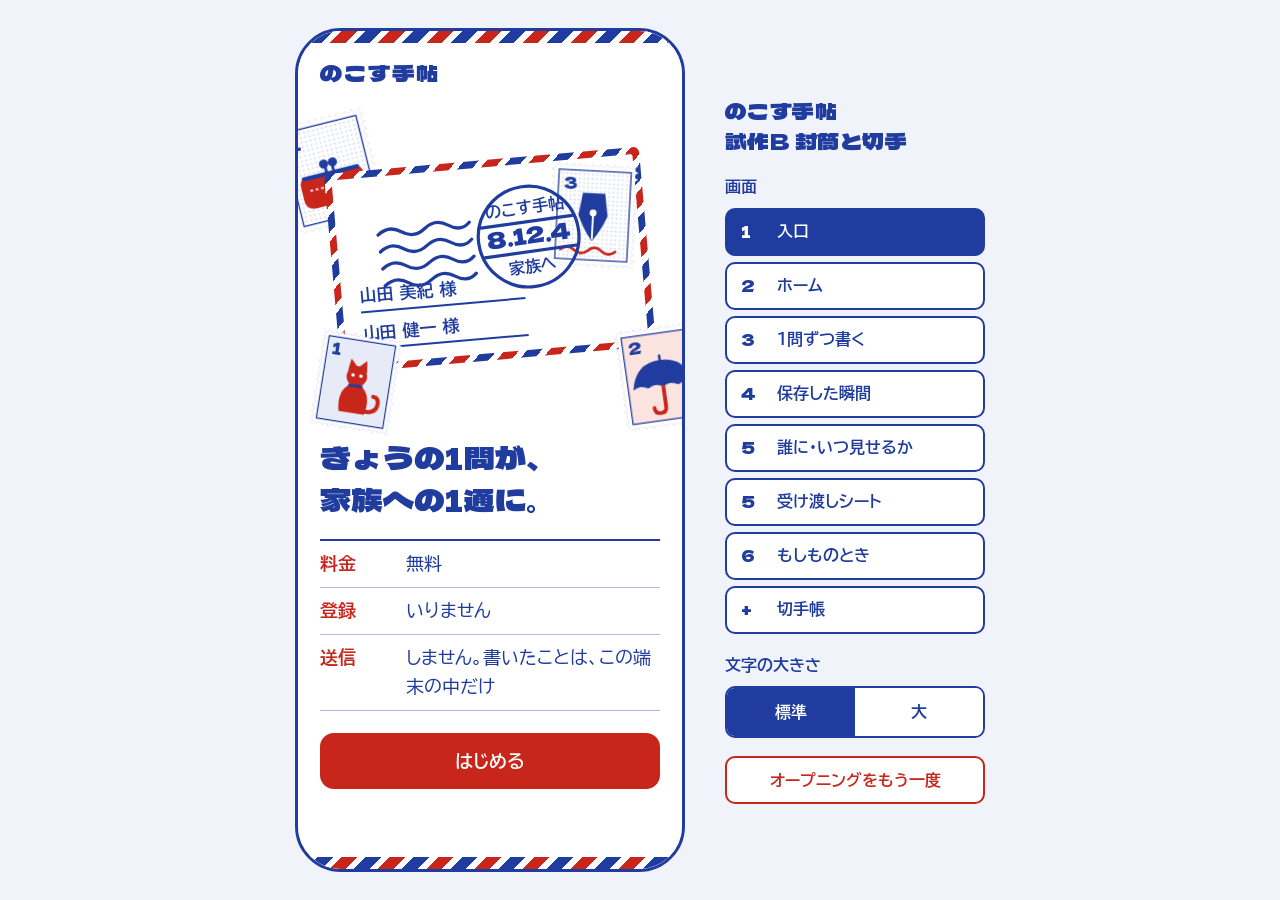
<file: design/post.html>
<!doctype html>
<html lang="ja" data-size="std">
<head>
<meta charset="utf-8">
<meta name="viewport" content="width=device-width, initial-scale=1, viewport-fit=cover">
<meta name="robots" content="noindex">
<meta name="theme-color" content="#ffffff">
<meta name="color-scheme" content="light">
<title>のこす手帖 封筒と切手</title>
<link rel="preconnect" href="https://fonts.googleapis.com">
<link rel="preconnect" href="https://fonts.gstatic.com" crossorigin>
<link href="https://fonts.googleapis.com/css2?family=BIZ+UDPGothic:wght@400;700&family=Dela+Gothic+One&display=swap" rel="stylesheet">
<style>
/* ───────── インクは2色＋紙。濃淡（網）だけで変化をつける ───────── */
:root{
  --paper:#FFFFFF;
  --red:#C8251B;      /* ポストの朱。白地 5.6:1 */
  --blue:#1F3C9E;     /* 群青。文字・罫線・消印。白地 9.5:1 */
  --bt:#E6EBF7;       /* 群青の網 12% */
  --bt2:#D3DCF2;      /* 群青の網 20%（ストックブックの帯） */
  --rt:#FBE3E0;       /* 朱の網 12% */
  --ui:"BIZ UDPGothic","Hiragino Sans","Yu Gothic UI",Meiryo,sans-serif;
  --display:"Dela Gothic One","BIZ UDPGothic",sans-serif;
  --spring:cubic-bezier(.34,1.7,.5,1);
  color-scheme:light;
}
html{font-size:18px;-webkit-text-size-adjust:100%}
html[data-size="lg"]{font-size:22px}
*{box-sizing:border-box}
body{margin:0;background:#F1F3FA;color:var(--blue);font-family:var(--ui);line-height:1.65;min-height:100vh}
button,input,textarea,select{font:inherit;color:inherit}
button{cursor:pointer}
:focus-visible{outline:3px solid var(--red);outline-offset:3px;border-radius:6px}
h1,h2,.headline,.to,.nm{word-break:auto-phrase}
.sr{position:absolute;width:1px;height:1px;overflow:hidden;clip:rect(0 0 0 0);white-space:nowrap}

/* ───────── 机（PC）：中央にスマホの枠、右に画面の切り替え ───────── */
.desk{min-height:100vh;display:flex;align-items:center;justify-content:center;gap:40px;padding:24px}
.phone-slot{position:relative;flex:none}
.phone{position:absolute;left:0;top:0;width:390px;height:844px;transform-origin:0 0;background:var(--paper);border:3px solid var(--blue);border-radius:46px;overflow:hidden;isolation:isolate}
.panel{width:260px;flex:none;display:grid;gap:18px;align-content:start;font-size:16px}
.panel h1{margin:0;font-family:var(--display);font-weight:400;font-size:22px;line-height:1.35;letter-spacing:.02em}
.panel h2{margin:0;font-size:16px;font-weight:700}
.panel ol{list-style:none;margin:0;padding:0;display:grid;gap:6px}
.panel ol button{width:100%;min-height:48px;text-align:left;padding:8px 14px;border:2px solid var(--blue);border-radius:10px;background:#fff;font-size:16px;font-weight:700;display:flex;gap:10px;align-items:center}
.panel ol button .n{font-family:var(--display);font-weight:400;min-width:1.6em}
.panel ol button[aria-current="true"]{background:var(--blue);color:#fff}
.panel .seg{display:flex;border:2px solid var(--blue);border-radius:10px;overflow:hidden}
.panel .seg button{flex:1;min-height:48px;border:0;background:#fff;font-size:16px;font-weight:700}
.panel .seg button[aria-pressed="true"]{background:var(--blue);color:#fff}
.panel .plain{min-height:48px;border:2px solid var(--red);color:var(--red);background:#fff;border-radius:10px;font-weight:700;font-size:16px}
@media (max-width:760px){
  body{background:var(--paper)}
  .desk{display:block;padding:0}
  .panel{display:none}
  .phone-slot{width:100vw !important;height:100dvh !important}
  .phone{position:fixed;inset:0;width:100%;height:100dvh;border:0;border-radius:0;transform:none !important}
}

/* ───────── 画面 ───────── */
.screen{position:absolute;inset:0;display:flex;flex-direction:column;background:var(--paper);visibility:hidden;opacity:0}
.screen.on{visibility:visible;opacity:1}
.scroll{flex:1;overflow-y:auto;overflow-x:hidden;-webkit-overflow-scrolling:touch;overscroll-behavior:contain}
.pad{padding:0 18px}
.topbar{display:flex;align-items:center;justify-content:space-between;gap:10px;padding:14px 14px 6px 18px;min-height:64px}
.wordmark{font-family:var(--display);font-size:1.1rem;letter-spacing:.04em;line-height:1}
.sizebtn{min-height:48px;min-width:48px;padding:0 14px;border:2px solid var(--blue);border-radius:999px;background:#fff;font-weight:700;font-size:.9rem;white-space:nowrap}
.sizebtn b{font-family:var(--display);font-weight:400;margin-left:.3em}

/* 押すと少しつぶれて、ばねで戻る */
.press{transition:transform .42s var(--spring)}
.press:active{transform:scale(.96,.9);transition-duration:.07s;transition-timing-function:ease-out}

.btn{display:inline-flex;align-items:center;justify-content:center;gap:.4em;min-height:56px;padding:.4em 1.3em;border-radius:14px;border:2.5px solid var(--blue);background:#fff;font-weight:700;font-size:1rem;line-height:1.3;text-align:center}
.btn.red{background:var(--red);border-color:var(--red);color:#fff}
.btn.blue{background:var(--blue);border-color:var(--blue);color:#fff}
.btn.ghost{border-color:transparent;background:var(--bt)}
.btn.wide{width:100%}

/* ───────── 切手 ───────── */
.stamp{display:block;filter:drop-shadow(0 0 .6px rgba(31,60,158,.55))}
.slot{display:flex;align-items:center;justify-content:center;border:2px dashed rgba(31,60,158,.62);border-radius:4px;font-family:var(--display);color:var(--blue)}

/* 航空便の縁 */
.airmail{background:repeating-linear-gradient(-45deg,var(--red) 0 11px,#fff 11px 17px,var(--blue) 17px 28px,#fff 28px 34px);padding:7px;border-radius:6px}
.airmail>.in{background:#fff;border-radius:2px;height:100%;position:relative}

/* ───────── 1 入口 ───────── */
#s-start{background:#fff}
.frame-stripe{position:absolute;left:0;right:0;height:12px;background:repeating-linear-gradient(-45deg,var(--red) 0 11px,#fff 11px 17px,var(--blue) 17px 28px,#fff 28px 34px);z-index:3}
.frame-stripe.t{top:0}.frame-stripe.b{bottom:0}
.skip{position:absolute;top:22px;right:14px;z-index:5;min-height:48px;padding:0 18px;border-radius:999px;border:2px solid var(--blue);background:#fff;font-weight:700;font-size:.9rem}
.start-in{padding:30px 22px 30px}
.start-in .wordmark{font-size:1.25rem}
.poster{position:relative;height:330px;margin:14px -22px 6px}
.poster>*{position:absolute}
.p-env{left:34px;top:62px;width:316px;height:200px;transform:rotate(-5deg)}
.p-env .in{display:flex;flex-direction:column;justify-content:flex-end;padding:14px 18px}
.p-addr{font-size:17px;font-weight:700;line-height:1.5;border-bottom:2px solid var(--blue);padding-bottom:2px;width:62%}
.p-addr+.p-addr{margin-top:8px}
.p-s1{right:46px;top:66px;transform:rotate(3deg)}
.p-s2{left:-14px;top:18px;transform:rotate(-14deg)}
.p-s3{left:18px;top:236px;transform:rotate(9deg)}
.p-s4{right:-22px;top:228px;transform:rotate(-8deg)}
.p-pm{left:80px;top:86px;width:210px;transform:rotate(-8deg)}
.headline{font-family:var(--display);font-weight:400;font-size:1.72rem;line-height:1.38;margin:8px 0 18px;letter-spacing:.01em}
.headline span{display:block;overflow:hidden}
.headline span i{display:block;font-style:normal}
.rates{margin:0 0 22px;border-top:2px solid var(--blue)}
.rates div{display:grid;grid-template-columns:4.2em 1fr;gap:.6em;padding:.45em 0;border-bottom:1px solid rgba(31,60,158,.35);align-items:baseline}
.rates dt{font-weight:700;color:var(--red)}
.rates dd{margin:0}

/* ───────── 2 ホーム ───────── */
.hello{display:flex;align-items:center;justify-content:space-between;gap:8px;margin:6px 0 14px}
.hello h1{margin:0;font-size:1.3rem;line-height:1.35}
.today{position:relative;margin:0 0 30px}
.today .airmail{border-radius:8px}
.today .in{padding:18px 18px 18px;min-height:250px;display:flex;flex-direction:column}
.today .label{color:var(--red);font-weight:700;font-size:1rem;margin:0 0 4px}
.today h2{margin:0 98px 16px 0;font-size:1.45rem;line-height:1.4}
.today .slotwrap{position:absolute;top:14px;right:14px;width:74px;height:88px}
.today .slotwrap .slot{width:100%;height:100%}
.today .slotwrap .ghost-stamp{opacity:.28}
.today .slotwrap .pm-mini{position:absolute;left:-128px;top:40px;width:150px;pointer-events:none;transform:rotate(-8deg)}
.today .go{margin-top:auto}
.sec-h{display:flex;align-items:baseline;justify-content:space-between;margin:0 0 8px}
.sec-h h2{margin:0;font-size:1.15rem}
.count{font-family:var(--display);font-size:1.4rem;line-height:1}
.count small{font-family:var(--ui);font-weight:700;font-size:.9rem;margin-left:.2em}
.strip{display:flex;gap:8px;align-items:center;padding:12px 12px;background:var(--bt2);border-top:3px solid rgba(31,60,158,.35);border-radius:4px;width:100%;border-left:0;border-right:0;border-bottom:0;text-align:left;overflow:hidden}
.strip .more{margin-left:auto;font-weight:700;white-space:nowrap;padding-left:6px}
.links{margin:26px 0 24px;border-top:2px solid var(--blue)}
.links button{display:flex;align-items:center;gap:14px;width:100%;min-height:72px;padding:10px 4px;border:0;border-bottom:1px solid rgba(31,60,158,.35);background:none;text-align:left;font-weight:700;font-size:1.05rem;line-height:1.4}
.links button svg{flex:none}
.links button .chev{margin-left:auto}

/* タブ */
.tabs{display:grid;grid-template-columns:repeat(4,1fr);border-top:2px solid var(--blue);background:#fff;padding-bottom:env(safe-area-inset-bottom)}
.tabs button{min-height:66px;border:0;background:none;display:flex;flex-direction:column;align-items:center;justify-content:center;gap:2px;font-size:.84rem;font-weight:700;position:relative;line-height:1.2;padding:6px 2px}
.tabs button[aria-current="page"]{color:var(--red)}
.tabs button[aria-current="page"]::before{content:"";position:absolute;top:-2px;left:22%;right:22%;height:5px;background:var(--red);border-radius:0 0 3px 3px}

/* ───────── 3 書く ───────── */
.whead{display:flex;align-items:center;gap:10px;padding:12px 14px 8px}
.back{min-height:48px;min-width:48px;border:0;background:none;display:flex;align-items:center;gap:4px;font-weight:700;padding:0 6px}
.whead .where{flex:1;font-weight:700;font-size:.95rem;line-height:1.3}
.whead .tally{display:flex;align-items:center;gap:6px;font-family:var(--display);font-size:1.05rem}
.wq{padding:6px 18px 0}
.wq .label{color:var(--red);font-weight:700;margin:0}
.wq h1{font-size:1.45rem;line-height:1.42;margin:2px 0 6px}
.wq .hint{margin:0 0 14px}
.binsen{margin:0 14px 24px;padding:16px 16px 18px 26px;background:#fff;border:2px solid var(--blue);border-radius:4px;position:relative;
  background-image:linear-gradient(90deg,transparent 15px,rgba(200,37,27,.55) 15px 17px,transparent 17px),repeating-linear-gradient(180deg,transparent 0 calc(2.1em - 1px),rgba(31,60,158,.28) calc(2.1em - 1px) 2.1em)}
.field{display:grid;gap:4px;margin:0 0 14px}
.field>label,.field>.lab{font-weight:700}
.field input[type=text],.field input[type=date],.field textarea{width:100%;min-height:56px;padding:12px 14px;border:2px solid var(--blue);border-radius:8px;background:#fff;font-size:1.05rem;line-height:1.5}
.field textarea{min-height:120px;resize:vertical}
.field ::placeholder{color:#5A6BAF;opacity:1}
.chips{display:flex;flex-wrap:wrap;gap:8px}
.chip{min-height:52px;padding:8px 14px;border:2px solid var(--blue);border-radius:999px;background:#fff;font-weight:700;display:inline-flex;align-items:center;gap:6px;text-align:left;line-height:1.35}
.chip[aria-pressed="true"],.chip[aria-checked="true"]{background:var(--blue);color:#fff}
.chip .mk{width:1.1em;height:1.1em;flex:none;border:2px solid currentColor;border-radius:50%;display:inline-grid;place-items:center}
.chip[aria-pressed="true"] .mk::after,.chip[aria-checked="true"] .mk::after{content:"";width:.45em;height:.7em;border:solid currentColor;border-width:0 3px 3px 0;transform:translateY(-.08em) rotate(45deg)}
.wfoot{display:grid;grid-template-columns:1fr 1fr 1.5fr;gap:8px;padding:10px 12px calc(12px + env(safe-area-inset-bottom));border-top:2px solid var(--blue);background:#fff}
.wfoot .btn{padding:.3em .5em}
.tally .num{display:inline-block}

/* ───────── 4 封をする ───────── */
#s-seal{background:#fff;overflow:hidden}
.stage{flex:1;display:flex;flex-direction:column;align-items:center;justify-content:safe center;padding:40px 18px 40px;overflow-y:auto}
.env-wrap{perspective:900px;width:300px;height:240px;position:relative;flex:none;margin-top:110px}
.env{position:absolute;left:0;top:44px;width:300px;height:196px;transform-style:preserve-3d}
.env .back,.env .front{position:absolute;inset:0}
.env .back .inside{position:absolute;inset:0;background:var(--bt);border:2px solid var(--blue);border-radius:6px}
.letter{position:absolute;left:22px;right:22px;top:-150px;height:200px;background:#fff;border:2px solid var(--blue);border-radius:3px;padding:12px 14px 12px 22px;font-size:15px;line-height:1.6;overflow:hidden;
  background-image:linear-gradient(90deg,transparent 11px,rgba(200,37,27,.55) 11px 13px,transparent 13px),repeating-linear-gradient(180deg,transparent 0 23px,rgba(31,60,158,.25) 23px 24px)}
.letter b{display:block;font-size:15px}
.letter p{margin:2px 0 0;font-size:16px}
.pocket,.flap{position:absolute;left:0;top:0;width:300px;height:196px;pointer-events:none}
.flap{transform-origin:50% 0;transform:scaleY(-1)}
.env .front{display:none}
.env .front .airmail{height:100%;border-radius:8px}
.env .front .in{padding:16px 16px 14px;display:flex;flex-direction:column;justify-content:flex-end}
.to{font-size:17px;line-height:1.45;font-weight:700;border-bottom:2px solid var(--blue);padding:4px 0 2px;width:100%;display:flex;justify-content:space-between;gap:6px}
.to span{color:var(--red);font-size:16px;white-space:nowrap}
.env .stamp-on{position:absolute;right:16px;top:14px;opacity:0}
.env .pm-on{position:absolute;left:70px;top:30px;width:170px;opacity:0;pointer-events:none}
.seal-done{text-align:center;margin-top:30px;opacity:0;max-width:340px}
.seal-done h1{font-family:var(--display);font-weight:400;font-size:1.75rem;line-height:1.35;margin:0 0 6px}
.seal-done p{margin:0 0 22px;font-size:1.05rem}
.seal-done p b{font-family:var(--display);font-weight:400;font-size:1.3em;color:var(--red)}
.seal-done .row{display:grid;gap:10px}

/* ───────── 切手帳 ───────── */
.page-h{padding:6px 18px 4px;display:flex;align-items:flex-end;justify-content:space-between;gap:8px}
.page-h h1{margin:0;font-size:1.4rem;line-height:1.3}
.book{padding:6px 14px 30px}
.cat{margin:16px 0 0}
.cat-h{display:flex;justify-content:space-between;align-items:baseline;font-weight:700;margin:0 4px 6px}
.cat-h .c{font-family:var(--display);font-weight:400}
.pocketrow{display:flex;flex-wrap:wrap;gap:8px;padding:10px;background:var(--bt2);border-top:3px solid rgba(31,60,158,.35);border-radius:4px}
.pocketrow button{border:0;background:none;padding:0;min-width:48px;min-height:48px}
.pocketrow .slot{width:50px;height:60px;font-size:18px;background:rgba(255,255,255,.55)}

/* ───────── 5 誰に・いつ ───────── */
.people{display:grid;grid-template-columns:1fr 1fr;gap:10px;padding:8px 14px 4px}
.person{min-height:96px;border:2.5px solid var(--blue);border-radius:6px;background:#fff;text-align:left;padding:10px 12px;display:flex;flex-direction:column;justify-content:space-between;position:relative}
.person .zip{display:flex;gap:3px;margin-bottom:6px}
.person .zip i{width:11px;height:15px;border:1.5px solid var(--red);display:block}
.person b{font-size:1.05rem;line-height:1.3}
.person small{font-size:.88rem;font-weight:700}
.person[aria-pressed="true"]{border-color:var(--red);box-shadow:inset 0 0 0 2px var(--red)}
.person[aria-pressed="true"]::after{content:"選択中";position:absolute;bottom:8px;right:8px;font-size:.85rem;font-weight:700;background:var(--red);color:#fff;padding:1px 8px;border-radius:999px}
.who-line{padding:14px 18px 6px;margin:0;font-weight:700}
.rows{margin:0 14px;border-top:2px solid var(--blue)}
.rows button{display:flex;align-items:center;gap:12px;width:100%;min-height:68px;padding:8px 4px;border:0;border-bottom:1px solid rgba(31,60,158,.35);background:none;text-align:left;line-height:1.35}
.rows .nmw{flex:1;display:flex;flex-wrap:wrap;align-items:center;justify-content:space-between;gap:4px 10px}
.rows .nm{font-weight:700}
.when{display:inline-block;border:2px solid currentColor;border-radius:4px;padding:2px 8px;font-weight:700;font-size:.9rem;white-space:nowrap;transform:rotate(-2deg)}
.when.now{color:var(--red)}
.when.never{color:#3D4F8F;border-style:dashed}
.sheet-btn{padding:20px 14px 30px}

.overlay{position:absolute;inset:0;z-index:20;display:none}
.overlay.on{display:block}
.overlay .dim{position:absolute;inset:0;background:rgba(31,60,158,.38)}
.bsheet{position:absolute;left:0;right:0;bottom:0;background:#fff;border-top:3px solid var(--blue);border-radius:18px 18px 0 0;padding:18px 16px calc(18px + env(safe-area-inset-bottom));max-height:88%;overflow:auto}
.bsheet h2{font-size:1.15rem;margin:0 0 12px;line-height:1.45}
.opt{display:flex;align-items:center;gap:12px;width:100%;min-height:60px;padding:8px 14px;margin:0 0 8px;border:2px solid var(--blue);border-radius:10px;background:#fff;text-align:left;font-weight:700;line-height:1.35}
.opt .mk{width:26px;height:26px;border-radius:50%;border:2.5px solid var(--blue);flex:none;display:grid;place-items:center}
.opt[aria-checked="true"]{background:var(--blue);color:#fff}
.opt[aria-checked="true"] .mk{border-color:#fff}
.opt[aria-checked="true"] .mk::after{content:"";width:8px;height:13px;border:solid #fff;border-width:0 3px 3px 0;transform:translateY(-2px) rotate(45deg)}

/* 受け渡しシート見本 */
.paper{margin:8px 14px 18px;border:2px solid var(--blue);background:#fff;padding:18px 16px 16px;position:relative}
.paper::before{content:"";position:absolute;left:-2px;right:-2px;top:-10px;height:10px;background:radial-gradient(circle at 6px 10px,#fff 4px,transparent 4.5px) 0 0/12px 10px repeat-x}
.paper h2{margin:0 0 2px;font-size:1.25rem}
.paper .addr{display:flex;align-items:flex-end;justify-content:space-between;gap:8px;border-bottom:2px solid var(--blue);padding-bottom:6px;margin-bottom:12px}
.paper .addr b{font-size:1.15rem}
.paper .box{border:2.5px solid var(--red);color:var(--red);font-weight:700;padding:2px 8px;transform:rotate(-3deg);font-size:.9rem;white-space:nowrap}
.paper dl{margin:0}
.paper dt{font-weight:700;margin:12px 0 2px;display:flex;align-items:center;gap:8px}
.paper dd{margin:0;padding-left:.2em}
.paper .fill{margin-top:16px;border-top:1px solid rgba(31,60,158,.4);padding-top:10px}
.paper .fill span{display:block;border-bottom:1.5px dashed var(--blue);height:2em}
.two{display:grid;grid-template-columns:1fr 1fr;gap:10px;padding:0 14px 30px}

/* ───────── 6 もしものとき（落ち着いて） ───────── */
#s-moshimo .lead{margin:0 18px 14px}
.dateform{margin:0 14px 10px;padding:14px;background:var(--bt);border-radius:8px}
.dateform .btn{margin-top:4px}
.group{margin:22px 14px 0}
.group h2{display:flex;justify-content:space-between;align-items:baseline;gap:10px;flex-wrap:wrap;font-size:1.1rem;margin:0;padding:0 2px 6px;border-bottom:2px solid var(--blue)}
.group h2 span{font-size:.95rem}
.task{display:flex;gap:12px;align-items:flex-start;width:100%;min-height:64px;padding:12px 2px;border:0;border-bottom:1px solid rgba(31,60,158,.3);background:none;text-align:left;line-height:1.5}
.task .box{width:30px;height:30px;flex:none;border:2.5px solid var(--blue);border-radius:6px;display:grid;place-items:center;margin-top:1px}
.task[aria-checked="true"] .box{background:var(--blue)}
.task[aria-checked="true"] .box::after{content:"";width:8px;height:14px;border:solid #fff;border-width:0 3px 3px 0;transform:translateY(-2px) rotate(45deg)}
.task .t{font-weight:700;display:block}
.task .w{display:block;font-size:.9rem}
.task .done{display:none;font-weight:700;font-size:.85rem;border:1.5px solid currentColor;border-radius:4px;padding:0 6px;margin-left:6px}
.task[aria-checked="true"] .done{display:inline-block}
.readbtn{margin:24px 14px 34px}

/* トースト */
.toast{position:absolute;left:14px;right:14px;bottom:90px;z-index:30;background:var(--blue);color:#fff;padding:14px 16px;border-radius:10px;font-weight:700;display:none;line-height:1.5}
.toast.on{display:block}

@media (prefers-reduced-motion:reduce){
  .press,.press:active{transition:none;transform:none}
}
</style>
</head>
<body>

<!-- 共通の定義：目打ち（切手のギザギザ）と網点 -->
<svg width="0" height="0" style="position:absolute" aria-hidden="true">
  <defs>
    <mask id="perf" maskUnits="userSpaceOnUse" x="0" y="0" width="100" height="120">
      <rect width="100" height="120" fill="#fff"/>
      <g id="perf-holes" fill="#000"></g>
    </mask>
    <pattern id="dots" width="5" height="5" patternUnits="userSpaceOnUse">
      <circle cx="2.5" cy="2.5" r="1.05" fill="#1F3C9E" opacity=".24"/>
    </pattern>
    <pattern id="dotsR" width="5" height="5" patternUnits="userSpaceOnUse">
      <circle cx="2.5" cy="2.5" r="1.05" fill="#C8251B" opacity=".26"/>
    </pattern>
  </defs>
</svg>

<div class="desk">
  <div class="phone-slot" id="slot">
    <div class="phone" id="phone">

      <!-- 1 入口 -->
      <section class="screen" id="s-start" aria-label="はじめる">
        <div class="frame-stripe t" aria-hidden="true"></div>
        <button class="skip press" id="skip" hidden>とばす</button>
        <div class="scroll">
          <div class="start-in">
            <div class="wordmark">のこす手帖</div>
            <div class="poster" aria-hidden="true">
              <div class="p-s2" data-k="stamp"></div>
              <div class="p-env airmail" data-k="env"><div class="in">
                <div class="p-addr">山田 美紀 様</div>
                <div class="p-addr">山田 健一 様</div>
              </div></div>
              <div class="p-s1" data-k="stamp"></div>
              <div class="p-s3" data-k="stamp"></div>
              <div class="p-s4" data-k="stamp"></div>
              <div class="p-pm" data-k="pm"></div>
            </div>
            <h1 class="headline"><span><i>きょうの1問が、</i></span><span><i>家族への1通に。</i></span></h1>
            <div class="after-head">
              <dl class="rates">
                <div><dt>料金</dt><dd>無料</dd></div>
                <div><dt>登録</dt><dd>いりません</dd></div>
                <div><dt>送信</dt><dd>しません。書いたことは、この端末の中だけ</dd></div>
              </dl>
              <button class="btn red wide press" data-go="home">はじめる</button>
            </div>
          </div>
        </div>
        <div class="frame-stripe b" aria-hidden="true"></div>
      </section>

      <!-- 2 ホーム -->
      <section class="screen" id="s-home" aria-label="ホーム">
        <div class="topbar">
          <div class="wordmark">のこす手帖</div>
          <button class="sizebtn press" data-size-toggle>文字<b>大</b></button>
        </div>
        <div class="scroll"><div class="pad">
          <div class="hello">
            <h1>山田 和子さん</h1>
            <div id="home-pm" aria-hidden="true" style="width:120px"></div>
          </div>
          <div class="today" id="today"></div>
          <div class="sec-h"><h2>切手帳</h2><div class="count" id="home-count"></div></div>
          <button class="strip press" id="home-strip" data-go="stock" aria-label="切手帳を開く"></button>
          <div class="links">
            <button data-go="addr" class="press">
              <svg width="40" height="40" viewBox="0 0 40 40" aria-hidden="true"><rect x="3" y="8" width="34" height="24" rx="2" fill="none" stroke="#1F3C9E" stroke-width="2.5"/><rect x="7" y="12" width="5" height="6" fill="none" stroke="#C8251B" stroke-width="1.6"/><rect x="13" y="12" width="5" height="6" fill="none" stroke="#C8251B" stroke-width="1.6"/><path d="M8 24h18M8 28h12" stroke="#1F3C9E" stroke-width="2.5"/></svg>
              <span>誰に・いつ見せるか</span>
              <svg class="chev" width="14" height="22" viewBox="0 0 14 22" aria-hidden="true"><path d="M3 3l8 8-8 8" fill="none" stroke="#1F3C9E" stroke-width="3"/></svg>
            </button>
            <button data-go="moshimo" class="press">
              <svg width="40" height="40" viewBox="0 0 40 40" aria-hidden="true"><rect x="5" y="7" width="30" height="28" rx="2" fill="none" stroke="#1F3C9E" stroke-width="2.5"/><path d="M5 14h30M12 4v6M28 4v6" stroke="#1F3C9E" stroke-width="2.5"/><path d="M11 22l3 3 6-6" fill="none" stroke="#1F3C9E" stroke-width="2.5"/></svg>
              <span>もしものとき</span>
              <svg class="chev" width="14" height="22" viewBox="0 0 14 22" aria-hidden="true"><path d="M3 3l8 8-8 8" fill="none" stroke="#1F3C9E" stroke-width="3"/></svg>
            </button>
          </div>
        </div></div>
        <nav class="tabs" data-tabs></nav>
      </section>

      <!-- 3 書く -->
      <section class="screen" id="s-write" aria-label="1問ずつ書く">
        <div class="whead">
          <button class="back press" data-act="w-back" aria-label="戻る"><svg width="14" height="22" viewBox="0 0 14 22" aria-hidden="true"><path d="M11 3L3 11l8 8" fill="none" stroke="#1F3C9E" stroke-width="3"/></svg></button>
          <div class="where" id="w-where"></div>
          <div class="tally" id="w-tally" aria-live="polite"></div>
        </div>
        <div class="scroll" id="w-scroll">
          <div class="wq">
            <p class="label" id="w-label"></p>
            <h1 id="w-title"></h1>
            <p class="hint" id="w-hint"></p>
          </div>
          <div class="binsen" id="w-form"></div>
        </div>
        <div class="wfoot">
          <button class="btn press" data-act="w-back">戻る</button>
          <button class="btn ghost press" data-act="w-later">あとで</button>
          <button class="btn red press" data-act="w-save" id="w-save">保存する</button>
        </div>
      </section>

      <!-- 4 封をする -->
      <section class="screen" id="s-seal" aria-label="保存しました">
        <div class="frame-stripe t" aria-hidden="true"></div>
        <div class="stage">
          <div class="env-wrap" aria-hidden="true">
            <div class="env" id="env">
              <div class="back">
                <div class="inside"></div>
                <div class="letter" id="letter"></div>
                <svg class="pocket" viewBox="0 0 300 196"><path d="M1.5 1.5 L150 104 L298.5 1.5 V194.5 H1.5 Z" fill="#fff" stroke="#1F3C9E" stroke-width="2.5" stroke-linejoin="round"/><path d="M1.5 194.5 L118 86 M298.5 194.5 L182 86" stroke="#1F3C9E" stroke-width="1.5" opacity=".5"/></svg>
                <svg class="flap" id="flap" viewBox="0 0 300 196"><path d="M1.5 1.5 L150 116 L298.5 1.5 Z" fill="#fff" stroke="#1F3C9E" stroke-width="2.5" stroke-linejoin="round"/></svg>
              </div>
              <div class="front">
                <div class="airmail"><div class="in" id="env-to"></div></div>
                <div class="stamp-on" id="stamp-on"></div>
                <div class="pm-on" id="pm-on"></div>
              </div>
            </div>
          </div>
          <div class="seal-done" id="seal-done" role="status">
            <h1>1通、のこしました。</h1>
            <p>切手帳の <b id="seal-n">13</b> 枚目です。</p>
            <div class="row">
              <button class="btn red wide press" data-act="next-q">もう1問書く</button>
              <button class="btn wide press" data-go="home">ホームへ</button>
            </div>
          </div>
        </div>
        <div class="frame-stripe b" aria-hidden="true"></div>
      </section>

      <!-- 切手帳 -->
      <section class="screen" id="s-stock" aria-label="切手帳">
        <div class="topbar">
          <div class="wordmark">のこす手帖</div>
          <button class="sizebtn press" data-size-toggle>文字<b>大</b></button>
        </div>
        <div class="page-h"><h1>切手帳</h1><div class="count" id="stock-count"></div></div>
        <div class="scroll"><div class="book" id="book"></div></div>
        <nav class="tabs" data-tabs></nav>
      </section>

      <!-- 5 誰に・いつ見せるか -->
      <section class="screen" id="s-addr" aria-label="誰に・いつ見せるか">
        <div class="topbar">
          <div class="wordmark">のこす手帖</div>
          <button class="sizebtn press" data-size-toggle>文字<b>大</b></button>
        </div>
        <div class="page-h"><h1>誰に・いつ見せるか</h1></div>
        <div class="scroll">
          <div class="people" id="people"></div>
          <p class="who-line" id="who-line"></p>
          <div class="rows" id="addr-rows"></div>
          <div class="sheet-btn"><button class="btn blue wide press" data-go="sheet">受け渡しシートの見本</button></div>
        </div>
        <nav class="tabs" data-tabs></nav>
      </section>

      <!-- 5b 受け渡しシート -->
      <section class="screen" id="s-sheet" aria-label="受け渡しシートの見本">
        <div class="whead">
          <button class="back press" data-go="addr" aria-label="戻る"><svg width="14" height="22" viewBox="0 0 14 22" aria-hidden="true"><path d="M11 3L3 11l8 8" fill="none" stroke="#1F3C9E" stroke-width="3"/></svg></button>
          <div class="where">受け渡しシートの見本</div>
        </div>
        <div class="scroll">
          <div class="paper" id="paper"></div>
          <div class="two">
            <button class="btn red press" data-act="print">印刷する</button>
            <button class="btn press" data-act="file">ファイルで渡す</button>
          </div>
        </div>
      </section>

      <!-- 6 もしものとき -->
      <section class="screen" id="s-moshimo" aria-label="もしものとき">
        <div class="topbar">
          <div class="wordmark">のこす手帖</div>
          <button class="sizebtn press" data-size-toggle>文字<b>大</b></button>
        </div>
        <div class="page-h"><h1>もしものとき</h1></div>
        <div class="scroll">
          <p class="lead">和子さんの手帖を、書き換えずに読めます。</p>
          <form class="dateform" id="dateform">
            <div class="field">
              <label for="death">亡くなった日</label>
              <input type="date" id="death" required>
            </div>
            <button class="btn blue wide press" type="submit">期限を出す</button>
          </form>
          <div id="tasks" aria-live="polite"></div>
          <div class="readbtn"><button class="btn wide press" data-act="read">手帖を読む</button></div>
        </div>
        <nav class="tabs" data-tabs></nav>
      </section>

      <div class="overlay" id="ov"><div class="dim" data-act="close-ov"></div><div class="bsheet" id="bsheet" role="dialog" aria-modal="true" aria-labelledby="bs-h"></div></div>
      <div class="toast" id="toast" role="status" aria-live="polite"></div>
    </div>
  </div>

  <aside class="panel" aria-label="試作の操作">
    <h1>のこす手帖<br>試作B 封筒と切手</h1>
    <div>
      <h2 style="margin-bottom:8px">画面</h2>
      <ol id="nav">
        <li><button data-p="start"><span class="n">1</span>入口</button></li>
        <li><button data-p="home"><span class="n">2</span>ホーム</button></li>
        <li><button data-p="write"><span class="n">3</span>1問ずつ書く</button></li>
        <li><button data-p="seal"><span class="n">4</span>保存した瞬間</button></li>
        <li><button data-p="addr"><span class="n">5</span>誰に・いつ見せるか</button></li>
        <li><button data-p="sheet"><span class="n">5</span>受け渡しシート</button></li>
        <li><button data-p="moshimo"><span class="n">6</span>もしものとき</button></li>
        <li><button data-p="stock"><span class="n">+</span>切手帳</button></li>
      </ol>
    </div>
    <div>
      <h2 style="margin-bottom:8px">文字の大きさ</h2>
      <div class="seg"><button data-size="std" aria-pressed="true">標準</button><button data-size="lg" aria-pressed="false">大</button></div>
    </div>
    <button class="plain" id="replay">オープニングをもう一度</button>
  </aside>
</div>

<script>
(() => {
'use strict';
const R = '#C8251B', B = '#1F3C9E', BT = '#E6EBF7', RT = '#FBE3E0';
const reduce = matchMedia('(prefers-reduced-motion: reduce)');
const $ = (s, el = document) => el.querySelector(s);
const $$ = (s, el = document) => [...el.querySelectorAll(s)];
const esc = (s) => String(s).replace(/[&<>"]/g, (c) => ({ '&': '&amp;', '<': '&lt;', '>': '&gt;', '"': '&quot;' }[c]));

/* 目打ちの穴 */
(() => {
  const g = $('#perf-holes'); let h = '';
  for (let x = 4; x <= 96; x += 8) h += `<circle cx="${x}" cy="0" r="3.4"/><circle cx="${x}" cy="120" r="3.4"/>`;
  for (let y = 4; y <= 116; y += 8) h += `<circle cx="0" cy="${y}" r="3.4"/><circle cx="100" cy="${y}" r="3.4"/>`;
  g.innerHTML = h;
})();

/* ───────── 本物のデータ（app/js/questions.js より） ───────── */
const CATS = [
  { id: 'me', name: 'わたしのこと' }, { id: 'family', name: '家族・大切な人' }, { id: 'money', name: 'お金と財産' },
  { id: 'insurance', name: '保険・年金' }, { id: 'medical', name: '医療・介護' }, { id: 'funeral', name: '葬儀・お墓' },
  { id: 'will', name: '相続・遺言' }, { id: 'pet', name: 'ペット' }, { id: 'words', name: '家族へのことば' },
];
const catName = (id) => CATS.find((c) => c.id === id).name;
const PEOPLE_OPTS = ['山田 美紀さん（長女）', '山田 健一さん（長男）'];
const Q = [
  ['me', 'fields', 'お名前と生年月日', '戸籍に書かれている漢字で書いておくと、手続きのときに確かめやすくなります。', ['氏名', '生年月日']],
  ['me', 'text', '本籍地はどこですか', '相続では、生まれてからの戸籍をすべて集めます。都道府県と市区町村だけでも助かります。', '例：長野県松本市'],
  ['me', 'radio', 'いまの暮らし方', '世帯主の変更届が必要かどうかの目安になります。', ['ひとりで暮らしている', '配偶者と暮らしている', '子どもの家族と暮らしている', '施設で暮らしている', 'その他']],
  ['me', 'docs', '大切な書類の保管場所', '「どの引き出しか」だけで十分です。番号は書かなくてかまいません。', ['マイナンバーカード', '通帳・キャッシュカード', '年金証書・基礎年金番号通知書', '実印・印鑑登録証', '不動産の権利証（登記識別情報）', 'その他']],
  ['me', 'textarea', '自分史のメモ（好きなもの・大事にしてきたこと）', '書きたいときに、少しずつ。ひとことでもかまいません。'],
  ['family', 'fields', '連絡してほしい家族・大切な人', '名前と続柄だけでも登録できます。', ['お名前', '続柄']],
  ['family', 'radio', '入院や急なときに、まず連絡してほしい人', '登録した人から選びます。', PEOPLE_OPTS],
  ['family', 'radio', '亡くなったことを知らせてほしい範囲', '家族葬にしたい場合も、知らせる範囲を決めておくと家族が迷いません。', ['家族・親族だけ', '親しい友人まで', '年賀状をやりとりしている人まで', '家族に任せる']],
  ['family', 'check', '知らせてほしい人の連絡先がわかるもの', '置き場所がわかれば、家族が連絡先を探せます。', ['年賀状・はがきの束', 'スマホの連絡先', '住所録・手帳', 'パソコンの住所録', '特にない']],
  ['money', 'fields', '預貯金の口座', '「〇〇銀行に口座がある」だけで十分です。口座番号・暗証番号は書かないでください。', ['金融機関名', '支店名']],
  ['money', 'fields', '株式・投資信託などの口座', '証券会社の名前だけでもかまいません。ネット証券は郵便物が届かないことがあるので特に大切です。', ['証券会社・金融機関']],
  ['money', 'check', '持っている不動産', '固定資産税の通知書の保管場所を書いておくと、家族が調べやすくなります。', ['自宅（土地・建物）', '自宅（マンション）', '自宅以外の土地', '貸している建物', '持っていない']],
  ['money', 'check', '借入れ・保証人', '借入れや保証人は、家族が「相続放棄」をするかの判断（3か月以内）に関わります。ない場合も「ない」と残しておきましょう。', ['ない', '住宅ローン', '自動車ローン', 'カードローン・キャッシング', '誰かの保証人になっている', 'その他']],
  ['money', 'fields', 'クレジットカード', 'カード会社の名前だけで大丈夫です。カード番号は書かないでください。', ['カード会社・カード名']],
  ['money', 'textarea', '貴金属・美術品・貸金庫など', 'あるかどうかと、置いてある場所だけで十分です。'],
  ['insurance', 'fields', '入っている保険・共済', '保険会社の名前と、保険証券の場所がわかれば請求できます。生命保険の請求は3年以内が目安です。', ['保険会社・共済', '保険証券の保管場所']],
  ['insurance', 'check', '受け取っている年金', '亡くなったあとは年金の受給を止める届けが必要です（厚生年金は10日以内、国民年金は14日以内）。', ['国民年金（老齢基礎年金）', '厚生年金', '共済年金', '企業年金・個人年金', 'まだ受け取っていない']],
  ['insurance', 'text', '年金証書・基礎年金番号がわかる書類の保管場所', '番号そのものは書かず、置き場所だけを書きます。', '例：居間の書類箱'],
  ['insurance', 'radio', '加入している健康保険', '亡くなったあと、資格喪失の届けを出す先がわかります。', ['国民健康保険', '後期高齢者医療制度', '勤め先の健康保険', '家族の扶養に入っている', 'わからない']],
  ['insurance', 'radio', '介護保険の認定', '認定を受けていなくても、65歳以上なら介護保険証が届いています。', ['受けていない', '要支援', '要介護', 'わからない']],
  ['medical', 'fields', 'かかりつけの医療機関', '病院の名前だけでも大丈夫です。', ['病院・診療所の名前', '電話番号']],
  ['medical', 'textarea', '持病・飲んでいる薬', '「お薬手帳は台所の棚」のように、置き場所だけでも役に立ちます。'],
  ['medical', 'text', 'アレルギー', '薬や食べ物のアレルギーがあれば。ない場合は「なし」と書いておきます。', ''],
  ['medical', 'radio', '病名や余命を知らせてほしいか', '気持ちが変わったら、いつでも書き直せます。', ['病名も余命も知りたい', '病名だけ知りたい', '家族に任せる', '知りたくない', 'まだ決められない']],
  ['medical', 'radio', '回復の見込みがないときの延命治療', '家族や医療者と話し合う「人生会議（ACP）」のきっかけにしてください。', ['できるかぎり続けてほしい', '苦痛をやわらげる治療だけにしてほしい', '家族と医師に任せる', 'まだ決められない']],
  ['medical', 'radio', '臓器提供の意思', '正式な意思表示は、マイナンバーカード・運転免許証・資格確認書の意思表示欄、意思表示カード、インターネットでの登録でできます。', ['提供したい', '提供しない', 'カード・免許証などに記入済み', '決めていない']],
  ['medical', 'radio', '介護が必要になったら、どこで過ごしたいか', '理想を書いておくだけで大丈夫です。', ['できるだけ自宅で', '施設で', '家族と相談して決めたい', '決めていない']],
  ['medical', 'radio', '判断がむずかしくなったとき、医療の相談をしてほしい人', '病院から意思を聞かれたときに、代わりに話してほしい人です。', PEOPLE_OPTS],
  ['funeral', 'radio', '希望する葬儀のかたち', '迷っていれば「家族に任せる」でかまいません。', ['一般葬（広く知らせる）', '家族葬（身内と親しい人だけ）', '一日葬（通夜をしない）', '火葬式・直葬（式をしない）', '家族に任せる']],
  ['funeral', 'radio', '宗教・宗派', '仏教なら宗派も書いておくと、お寺との相談がスムーズです。', ['仏教', '神道', 'キリスト教', '無宗教', 'わからない']],
  ['funeral', 'fields', '菩提寺・教会などの連絡先', '付き合いのあるお寺や教会があれば。名前だけでも大丈夫です。', ['お寺・教会などの名前', '電話番号']],
  ['funeral', 'radio', '葬儀社の会員・互助会への加入', '会員証の場所も書いておくと、積立金を使い忘れずにすみます。', ['入っている', '入っていない', 'わからない']],
  ['funeral', 'text', '遺影に使ってほしい写真', '「〇年の旅行の写真」「アルバムの最初のページ」のように書きます。', ''],
  ['funeral', 'radio', 'お墓・納骨の希望', '墓じまいを考えている場合は「決めていない」にしてメモを残しても大丈夫です。', ['先祖代々のお墓に入る', '購入済みのお墓がある', '樹木葬・納骨堂', '散骨', '決めていない']],
  ['will', 'radio', '遺言書はありますか', 'この手帖には法的効力がありません。財産の分け方は遺言書で決めます。', ['自筆で書いた遺言書がある', '公正証書遺言がある', 'これから書く予定', '書いていない']],
  ['will', 'radio', '遺言書の保管方法', '法務局の「自筆証書遺言書保管制度」を使うと、家庭裁判所の検認が不要になります。', ['法務局の保管制度を利用している', '公証役場に原本がある（公正証書遺言）', '自宅に保管している', '専門家に預けている', '遺言書はない']],
  ['will', 'text', '遺言書（または保管証・正本）の置き場所', '自宅で見つかった自筆の遺言書は、開封せずに家庭裁判所で検認を受けます。', ''],
  ['will', 'text', '相談している専門家・遺言執行者', '事務所名だけでも大丈夫です。', '例：〇〇司法書士事務所'],
  ['will', 'textarea', '財産について家族に伝えておきたい気持ち', 'ここに書いた内容に法的効力はありません。分け方を決めたい場合は遺言書を作ってください。'],
  ['pet', 'fields', '一緒に暮らしている動物', '名前と種類だけでも登録できます。', ['名前', '種類']],
  ['pet', 'radio', '世話をお願いしたい人', '引き受けてもらえるか、事前に話しておけると安心です。', PEOPLE_OPTS],
  ['pet', 'textarea', 'ごはん・薬・くせなど', 'いつものごはんの銘柄や、苦手なことなど。'],
  ['pet', 'radio', 'ペット保険', '', ['入っている', '入っていない', 'ペットはいない']],
  ['words', 'textarea', '家族に伝えたい感謝', '特定の人に宛てた手紙は「手紙」の画面で書けます。'],
  ['words', 'textarea', '覚えていてほしいこと', '家の言い伝え、得意料理の作り方、なんでも。'],
  ['words', 'textarea', '形見分けの希望', '「時計は長男に」など。法的効力はないので、高価なものは遺言書に書いてください。'],
].map(([cat, type, title, hint, extra], i) => ({ i, cat, type, title, hint, extra }));
Q.forEach((q) => { q.n = Q.filter((x) => x.cat === q.cat && x.i <= q.i).length; });
const TOTAL = Q.length; // 46

/* 見本の答え（架空：山田 和子さん） */
const SAMPLE = {
  0: '山田 和子（やまだ かずこ）／昭和26年4月3日', 1: '長野県松本市', 2: 'ひとりで暮らしている', 4: '庭の山野草と、朝のラジオ体操。',
  5: '山田 美紀（長女）、山田 健一（長男）', 6: '山田 美紀さん（長女）', 11: '自宅（土地・建物）', 12: 'ない',
  15: 'ひまわり生命／証券は居間の書類箱', 20: '松本中央クリニック', 39: 'ミケ（三毛猫）', 43: '毎朝の電話、ありがとう。',
};

/* ───────── 状態 ───────── */
const S = {
  done: new Map(Object.entries(SAMPLE).map(([k, v]) => [Number(k), v])),
  order: [0, 1, 5, 11, 2, 15, 39, 6, 20, 4, 12, 43], // 書いた順（最近が後ろ）
  today: 3, todaySaved: false,
  cur: 3, mode: 'today', trail: [],
  person: 0,
  stages: [
    { me: 'now', family: 'now', money: 'incapacity', insurance: 'incapacity', medical: 'now', funeral: 'after', will: 'after', pet: 'now', words: 'after' },
    { me: 'after', family: 'after', money: 'after', insurance: 'after', medical: 'incapacity', funeral: 'after', will: 'after', pet: 'never', words: 'after' },
  ],
  checked: new Set(),
  screen: null,
};
const PEOPLE = [{ name: '山田 美紀', rel: '長女', short: '美紀' }, { name: '山田 健一', rel: '長男', short: '健一' }];
const STAGES = [
  { id: 'now', label: '今すぐ' }, { id: 'incapacity', label: '判断がむずかしくなったら' },
  { id: 'after', label: '亡くなったあと' }, { id: 'never', label: '見せない' },
];
const stageLabel = (id) => STAGES.find((s) => s.id === id).label;

/* ───────── 切手の図柄（カテゴリごとに描き分け） ───────── */
const ART = {
  me: { bg: BT, g: `<rect x="20" y="82" width="60" height="14" rx="2" fill="${R}"/><path d="M24 89h52" stroke="#fff" stroke-width="2"/>
    <path d="M26 62L15 55M74 62l11-7" stroke="${B}" stroke-width="3.5" stroke-linecap="round"/>
    <circle cx="37" cy="64" r="11" fill="#fff" stroke="${B}" stroke-width="4"/><circle cx="63" cy="64" r="11" fill="#fff" stroke="${B}" stroke-width="4"/>
    <path d="M47.5 62q2.5-4 5 0" stroke="${B}" stroke-width="3.5" fill="none"/>` },
  family: { bg: RT, g: `<path d="M20 56h30l-3.5 32q-.6 5-5 5H28.5q-4.4 0-5-5z" fill="${B}"/><rect x="21" y="64" width="28" height="4" fill="#fff"/>
    <path d="M54 66h27l-3 22q-.6 5-5 5H62q-4.4 0-5-5z" fill="${R}"/><circle cx="61" cy="76" r="2" fill="#fff"/><circle cx="68" cy="80" r="2" fill="#fff"/><circle cx="74" cy="75" r="2" fill="#fff"/>
    <path d="M14 96h72" stroke="${B}" stroke-width="3"/>` },
  money: { bg: '#fff', dots: 'dots', g: `<path d="M46 60v-5M54 60v-5" stroke="${B}" stroke-width="3"/><circle cx="45" cy="51" r="5" fill="${B}"/><circle cx="55" cy="51" r="5" fill="${B}"/>
    <path d="M22 62h56q7 0 7 8v15q0 11-13 11H28q-13 0-13-11V70q0-8 7-8z" fill="${R}"/><path d="M20 62h60" stroke="${B}" stroke-width="4.5" stroke-linecap="round"/>
    <path d="M24 76h52" stroke="#fff" stroke-width="2" stroke-dasharray="3 3"/>` },
  insurance: { bg: RT, g: `<path d="M50 42v-7" stroke="${B}" stroke-width="3" stroke-linecap="round"/>
    <path d="M14 72Q20 40 50 40T86 72Q78 66 68 72Q59 66 50 72Q41 66 32 72Q23 66 14 72z" fill="${B}"/>
    <path d="M50 72v24q0 7-7 7t-7-7" stroke="${R}" stroke-width="4.5" fill="none" stroke-linecap="round"/>` },
  medical: { bg: BT, g: `<g transform="rotate(-35 50 70)"><rect x="16" y="57" width="68" height="26" rx="13" fill="${R}"/><rect x="39" y="57" width="22" height="26" fill="#fff"/>
    <g fill="${B}"><circle cx="44" cy="64" r="1.8"/><circle cx="56" cy="64" r="1.8"/><circle cx="50" cy="70" r="1.8"/><circle cx="44" cy="76" r="1.8"/><circle cx="56" cy="76" r="1.8"/></g></g>` },
  funeral: { bg: '#fff', dots: 'dotsR', g: `<path d="M50 72Q47 58 53 44" stroke="${B}" stroke-width="3" fill="none"/><path d="M50 62q10-9 15-2q-8 7-15 2z" fill="${B}"/>
    <path d="M44 74q-11 6-11 16q0 9 9 9h16q9 0 9-9q0-10-11-16v-6H44z" fill="${B}"/><path d="M38 84h24" stroke="#fff" stroke-width="2"/>
    <circle cx="53" cy="40" r="9" fill="${R}"/><circle cx="53" cy="40" r="3.2" fill="#fff"/>` },
  will: { bg: RT, g: `<circle cx="33" cy="62" r="12" fill="none" stroke="${B}" stroke-width="6"/><rect x="44" y="59" width="40" height="6" fill="${B}"/>
    <rect x="70" y="64" width="5" height="11" fill="${B}"/><rect x="78" y="64" width="5" height="8" fill="${B}"/>
    <path d="M33 74v14" stroke="${R}" stroke-width="3"/><path d="M33 86l-6 12h12z" fill="${R}"/>` },
  pet: { bg: BT, g: `<path d="M66 95q15 0 15-12q0-8-7-8" stroke="${R}" stroke-width="5" fill="none" stroke-linecap="round"/>
    <path d="M34 99q-6-25 9-35h14q15 10 9 35z" fill="${R}"/><path d="M38 47l2-15 10 10zM62 47l-2-15-10 10z" fill="${R}"/><circle cx="50" cy="53" r="13" fill="${R}"/>
    <circle cx="45" cy="52" r="2.2" fill="#fff"/><circle cx="55" cy="52" r="2.2" fill="#fff"/><path d="M41 65h18" stroke="${B}" stroke-width="3.5"/>` },
  words: { bg: '#fff', dots: 'dots', g: `<path d="M37 34h26l4 26q-6 16-17 30q-11-14-17-30z" fill="${B}"/><path d="M50 58v30" stroke="#fff" stroke-width="2.2"/><circle cx="50" cy="57" r="4" fill="#fff"/>
    <path d="M14 101q8-7 16 0t16 0t16 0t16 0" stroke="${R}" stroke-width="3" fill="none" stroke-linecap="round"/>` },
};
function stampSVG(cat, n, w = 74) {
  const a = ART[cat];
  const h = Math.round(w * 1.2);
  return `<svg class="stamp" width="${w}" height="${h}" viewBox="0 0 100 120" aria-hidden="true"><g mask="url(#perf)">
    <rect width="100" height="120" fill="#fff"/>
    <rect x="8" y="8" width="84" height="104" fill="${a.bg}"/>${a.dots ? `<rect x="8" y="8" width="84" height="104" fill="url(#${a.dots})"/>` : ''}
    <rect x="8" y="8" width="84" height="104" fill="none" stroke="${B}" stroke-width="1.5"/>
    ${a.g}
    <text x="14" y="30" font-family="Dela Gothic One, sans-serif" font-size="19" fill="${B}">${n}</text></g></svg>`;
}
function postmarkSVG(w = 190, left = false, waves = true, date = pmDate()) {
  const cx = left ? 141 : 55, wx = left ? 2 : 108;
  const wave = [34, 50, 66, 82].map((y) => `M${wx} ${y}q11-8 22 0t22 0t22 0t20 0`).join('');
  return `<svg width="${w}" height="${Math.round(w * 0.56)}" viewBox="0 0 196 110" aria-hidden="true" style="display:block">
    <g fill="none" stroke="${B}" stroke-width="3" stroke-linecap="round">
      <circle cx="${cx}" cy="55" r="47"/><path d="M${cx - 43} 41h86M${cx - 43} 69h86"/>
      ${waves ? `<path class="wave" d="${wave}"/>` : ''}
    </g>
    <g fill="${B}" font-family="BIZ UDPGothic, sans-serif" font-weight="700" text-anchor="middle">
      <text x="${cx}" y="33" font-size="15">のこす手帖</text><text x="${cx}" y="62" font-size="21" font-family="Dela Gothic One, sans-serif" font-weight="400">${date}</text><text x="${cx}" y="88" font-size="15">家族へ</text>
    </g></svg>`;
}
function pmDate() {
  const d = new Date(); const y = d.getFullYear() - 2018; // 令和
  return `${y}.${d.getMonth() + 1}.${d.getDate()}`;
}

/* ───────── 画面の切り替え ───────── */
const SCREENS = ['start', 'home', 'write', 'seal', 'stock', 'addr', 'sheet', 'moshimo'];
const TAB_OF = { home: 'home', stock: 'stock', addr: 'addr', sheet: 'addr', moshimo: 'moshimo' };
function go(name, opts = {}) {
  if (!SCREENS.includes(name)) return;
  const prev = S.screen && $('#s-' + S.screen);
  const next = $('#s-' + name);
  RENDER[name] && RENDER[name](opts);
  hideToast();
  if (prev && prev !== next) {
    prev.classList.remove('on');
  }
  next.classList.add('on');
  if (prev !== next) {
    const kf = reduce.matches ? [{ opacity: 0 }, { opacity: 1 }] : [{ opacity: 0, transform: 'translateY(10px)' }, { opacity: 1, transform: 'none' }];
    next.animate(kf, { duration: 240, easing: 'cubic-bezier(.2,.7,.2,1)' });
    const sc = $('.scroll', next); if (sc && !opts.keepScroll) sc.scrollTop = 0;
  }
  S.screen = name;
  $$('#nav button').forEach((b) => b.setAttribute('aria-current', String(b.dataset.p === name)));
  $$('[data-tabs] button').forEach((b) => { if (b.dataset.go === TAB_OF[name]) b.setAttribute('aria-current', 'page'); else b.removeAttribute('aria-current'); });
}

const TAB_ICONS = {
  home: `<svg width="30" height="26" viewBox="0 0 30 26" aria-hidden="true"><rect x="2" y="4" width="26" height="18" rx="2" fill="none" stroke="currentColor" stroke-width="2.5"/><path d="M2.5 5l12.5 9 12.5-9" fill="none" stroke="currentColor" stroke-width="2.5"/></svg>`,
  stock: `<svg width="26" height="28" viewBox="0 0 26 28" aria-hidden="true"><path d="M3 3h20v22H3z" fill="none" stroke="currentColor" stroke-width="2.5" stroke-dasharray="3 2.2"/><rect x="7.5" y="7.5" width="11" height="13" fill="currentColor"/></svg>`,
  addr: `<svg width="30" height="26" viewBox="0 0 30 26" aria-hidden="true"><rect x="2" y="3" width="26" height="20" rx="2" fill="none" stroke="currentColor" stroke-width="2.5"/><path d="M7 12h16M7 17h11" stroke="currentColor" stroke-width="2.5"/></svg>`,
  moshimo: `<svg width="28" height="28" viewBox="0 0 28 28" aria-hidden="true"><rect x="3" y="5" width="22" height="20" rx="2" fill="none" stroke="currentColor" stroke-width="2.5"/><path d="M3 11h22M9 2v5M19 2v5" stroke="currentColor" stroke-width="2.5"/></svg>`,
};
$$('[data-tabs]').forEach((t) => {
  t.setAttribute('aria-label', '主な画面');
  t.innerHTML = [['home', 'ホーム'], ['stock', '切手帳'], ['addr', '誰に・いつ'], ['moshimo', 'もしも']]
    .map(([k, l]) => `<button class="press" data-go="${k}">${TAB_ICONS[k]}<span>${l}</span></button>`).join('');
});

/* ───────── 描画 ───────── */
const RENDER = {
  home() {
    const t = Q[S.today];
    const saved = S.todaySaved;
    $('#home-pm').innerHTML = postmarkSVG(120);
    $('#today').innerHTML = `<div class="airmail"><div class="in">
        <p class="label">${saved ? '今日の1問は書きました' : '今日の1問'}</p>
        <h2>${esc(t.title)}</h2>
        <div class="slotwrap">${saved ? stampSVG(t.cat, t.n, 74) + `<div class="pm-mini">${postmarkSVG(150, true, false)}</div>` : `<div class="slot"><div class="ghost-stamp">${stampSVG(t.cat, t.n, 62)}</div></div>`}</div>
        <div class="go">${saved
          ? `<button class="btn blue wide press" data-act="next-q">もう1問書く</button>`
          : `<button class="btn red wide press" data-act="write-today">書く</button>`}</div>
      </div></div>`;
    $('#home-count').innerHTML = `${S.done.size}<small>／${TOTAL}通</small>`;
    const last = S.order.slice(-4);
    $('#home-strip').innerHTML = last.map((i) => stampSVG(Q[i].cat, Q[i].n, 52)).join('') +
      (saved ? '' : `<span class="slot" style="width:52px;height:62px;font-size:18px">${S.done.size + 1}</span>`) +
      `<span class="more">ひらく</span>`;
  },
  write() { renderWrite(); },
  seal() {},
  stock() {
    $('#stock-count').innerHTML = `${S.done.size}<small>／${TOTAL}通</small>`;
    $('#book').innerHTML = CATS.map((c) => {
      const qs = Q.filter((q) => q.cat === c.id);
      const n = qs.filter((q) => S.done.has(q.i)).length;
      return `<div class="cat"><div class="cat-h"><span>${c.name}</span><span class="c">${n}／${qs.length}</span></div>
        <div class="pocketrow">${qs.map((q) => S.done.has(q.i)
          ? `<button class="press" data-act="peek" data-q="${q.i}" aria-label="${esc(c.name)} ${q.n}、${esc(q.title)}、書きました">${stampSVG(q.cat, q.n, 50)}</button>`
          : `<button class="press" data-act="open-q" data-q="${q.i}" aria-label="${esc(c.name)} ${q.n}、${esc(q.title)}、まだ書いていません"><span class="slot">${q.n}</span></button>`).join('')}</div></div>`;
    }).join('');
  },
  addr() {
    $('#people').innerHTML = PEOPLE.map((p, i) => `<button class="person press" data-act="person" data-i="${i}" aria-pressed="${i === S.person}">
      <span class="zip" aria-hidden="true"><i></i><i></i><i></i><i></i><i></i><i></i><i></i></span><b>${p.name} 様</b><small>${p.rel}</small></button>`).join('');
    const p = PEOPLE[S.person];
    $('#who-line').textContent = `${p.short}さんに、いつ見せるか`;
    $('#addr-rows').innerHTML = CATS.map((c) => {
      const st = S.stages[S.person][c.id];
      return `<button class="press" data-act="stage" data-c="${c.id}" aria-label="${c.name}：${stageLabel(st)}。変える">
        ${stampSVG(c.id, Q.filter((q) => q.cat === c.id).length, 36)}<span class="nmw"><span class="nm">${c.name}</span><span class="when ${st}">${stageLabel(st)}</span></span></button>`;
    }).join('');
  },
  sheet() {
    const p = PEOPLE[S.person]; const st = S.stages[S.person];
    const by = (id) => CATS.filter((c) => st[c.id] === id).map((c) => c.name).join('、') || 'なし';
    $('#paper').innerHTML = `<h2>受け渡しシート</h2>
      <div class="addr"><div><b>${p.name} 様</b>（${p.rel}）へ<br>山田 和子より</div><span class="box">配達日指定</span></div>
      <dl>${STAGES.map((s) => `<dt><span class="when ${s.id}">${s.label}</span></dt><dd>${by(s.id)}</dd>`).join('')}</dl>
      <div class="fill">手帖のファイルの置き場所<span></span></div>
      <div class="fill">渡した日<span></span></div>`;
  },
  moshimo() {
    const inp = $('#death');
    if (!inp.value) { const d = new Date(); d.setDate(d.getDate() - 3); inp.value = keyOf(d); }
  },
  start() {},
};

/* 書く画面 */
function renderWrite() {
  const q = Q[S.cur];
  const qs = Q.filter((x) => x.cat === q.cat);
  $('#w-where').textContent = `${catName(q.cat)}　${q.n}／${qs.length}問目`;
  $('#w-tally').innerHTML = `<span class="num" id="w-num">${S.done.size}</span><small style="font-family:var(--ui);font-weight:700;font-size:.85rem">通</small>`;
  $('#w-label').textContent = S.mode === 'today' ? '今日の1問' : '';
  $('#w-label').hidden = S.mode !== 'today';
  $('#w-title').textContent = q.title;
  $('#w-hint').textContent = q.hint; $('#w-hint').hidden = !q.hint;
  const save = $('#w-save'); save.textContent = S.mode === 'today' ? '保存する' : '次へ';
  const f = $('#w-form');
  const id = (k) => `f${q.i}_${k}`;
  let h = '';
  if (q.type === 'docs') {
    h = `<div class="field"><span class="lab" id="${id('l')}">書類</span><div class="chips" role="radiogroup" aria-labelledby="${id('l')}">${q.extra.map((o, k) => `<button type="button" class="chip press" role="radio" aria-checked="${k === 1}" data-chip="one"><span class="mk" aria-hidden="true"></span>${o}</button>`).join('')}</div></div>
      <div class="field"><label for="${id('p')}">保管場所</label><input type="text" id="${id('p')}" value="居間のたんす 右上の引き出し" placeholder="例：居間のたんす 右上の引き出し"></div>`;
  } else if (q.type === 'fields') {
    h = q.extra.map((l, k) => `<div class="field"><label for="${id(k)}">${l}</label><input type="text" id="${id(k)}"></div>`).join('');
  } else if (q.type === 'text') {
    h = `<div class="field"><label for="${id('t')}">答え</label><input type="text" id="${id('t')}" placeholder="${esc(q.extra || '')}"></div>`;
  } else if (q.type === 'textarea') {
    h = `<div class="field"><label for="${id('t')}">答え</label><textarea id="${id('t')}"></textarea></div>`;
  } else {
    const one = q.type === 'radio';
    h = `<div class="field"><span class="lab" id="${id('l')}">${one ? 'ひとつ選ぶ' : 'いくつでも選ぶ'}</span><div class="chips" role="${one ? 'radiogroup' : 'group'}" aria-labelledby="${id('l')}">${q.extra.map((o) => `<button type="button" class="chip press" role="${one ? 'radio' : 'checkbox'}" aria-checked="false" data-chip="${one ? 'one' : 'many'}"><span class="mk" aria-hidden="true"></span>${esc(o)}</button>`).join('')}</div></div>`;
  }
  f.innerHTML = h;
}
function readAnswer() {
  const f = $('#w-form');
  const picked = $$('.chip[aria-checked="true"]', f).map((c) => c.textContent.trim());
  const vals = $$('input,textarea', f).map((e) => e.value.trim()).filter(Boolean);
  return [...picked, ...vals].join('／');
}
function nextUnanswered(from) {
  for (let k = 1; k <= TOTAL; k++) { const i = (from + k) % TOTAL; if (!S.done.has(i)) return i; }
  return -1;
}

/* ───────── いちばん大事な瞬間：封をして、切手を貼り、消印を押す ───────── */
let sealing = false;
async function seal(answer) {
  if (sealing) return; sealing = true;
  const q = Q[S.today];
  const first = !S.todaySaved;
  if (first) { S.done.set(q.i, answer || SAMPLE[q.i] || ''); S.order.push(q.i); S.todaySaved = true; }
  const st0 = S.stages[0][q.cat], st1 = S.stages[1][q.cat];
  // 部品をそろえる
  $('#letter').innerHTML = `<b>${esc(q.title)}</b><p>${esc(S.done.get(q.i) || '')}</p>`;
  $('#env-to').innerHTML = `<div class="to">山田 美紀 様<span>${stageLabel(st0)}</span></div><div class="to" style="margin-top:6px">山田 健一 様<span>${stageLabel(st1)}</span></div>`;
  $('#stamp-on').innerHTML = stampSVG(q.cat, q.n, 70);
  $('#pm-on').innerHTML = postmarkSVG(170, true);
  $('#seal-n').textContent = S.done.size;
  const env = $('#env'), back = $('.back', env), front = $('.front', env), letter = $('#letter'), flap = $('#flap');
  const stamp = $('#stamp-on'), pm = $('#pm-on'), done = $('#seal-done');
  [env, letter, flap, stamp, pm, done, back, front].forEach((e) => e.getAnimations().forEach((a) => a.cancel()));
  back.style.display = ''; front.style.display = 'none';
  letter.style.transform = ''; flap.style.transform = ''; stamp.style.opacity = '0'; pm.style.opacity = '0'; done.style.opacity = '0';
  go('seal');
  const A = (el, kf, o) => el.animate(kf, { fill: 'forwards', ...o }).finished;

  if (reduce.matches) {
    // 移動・拡大はせず、フェードだけで「封をした」状態へ
    letter.style.transform = 'translateY(150px)'; flap.style.transform = 'scaleY(1)';
    await A(back, [{ opacity: 1 }, { opacity: 0 }], { duration: 300, delay: 500 });
    back.style.display = 'none'; front.style.display = 'block';
    await A(front, [{ opacity: 0 }, { opacity: 1 }], { duration: 350 });
    stamp.style.opacity = '1'; await A(stamp, [{ opacity: 0 }, { opacity: 1 }], { duration: 300 });
    pm.style.opacity = '1'; await A(pm, [{ opacity: 0 }, { opacity: 1 }], { duration: 300 });
    await A(done, [{ opacity: 0 }, { opacity: 1 }], { duration: 350 });
    done.style.opacity = '1'; sealing = false; $('button', done).focus({ preventScroll: true }); return;
  }
  await new Promise((r) => setTimeout(r, 180));
  // 1 便箋が封筒に入る
  await A(letter, [{ transform: 'translateY(0)' }, { transform: 'translateY(150px)' }], { duration: 560, easing: 'cubic-bezier(.55,0,.25,1)' });
  // 2 ふたが閉じる
  await A(flap, [{ transform: 'scaleY(-1)' }, { transform: 'scaleY(1)' }], { duration: 340, easing: 'cubic-bezier(.6,0,.3,1)' });
  // 3 封筒を返して表へ
  await A(env, [{ transform: 'rotateY(0)' }, { transform: 'rotateY(90deg)' }], { duration: 200, easing: 'ease-in' });
  back.style.display = 'none'; front.style.display = 'block';
  await A(env, [{ transform: 'rotateY(-90deg)' }, { transform: 'rotateY(0)' }], { duration: 260, easing: 'cubic-bezier(.2,.8,.3,1)' });
  // 4 切手を貼る
  stamp.style.opacity = '1';
  await A(stamp, [
    { transform: 'translate(-40px,-70px) scale(1.8) rotate(-16deg)', opacity: 0 },
    { opacity: 1, offset: .35 },
    { transform: 'translate(0,0) scale(.9) rotate(-1deg)', offset: .72 },
    { transform: 'translate(0,0) scale(1) rotate(-3deg)', opacity: 1 }], { duration: 440, easing: 'cubic-bezier(.3,.6,.3,1)' });
  // 5 消印を「ポン」
  pm.style.opacity = '1';
  if (navigator.vibrate) { try { navigator.vibrate(18); } catch (e) {} }
  const waves = $$('.wave', pm);
  waves.forEach((w) => { w.style.strokeDasharray = '400'; });
  await Promise.all([
    A(pm, [{ transform: 'scale(1.45)', opacity: 0 }, { transform: 'scale(.95)', opacity: 1, offset: .5 }, { transform: 'scale(1)', opacity: 1 }], { duration: 300, easing: 'cubic-bezier(.5,0,.3,1)' }),
    A(env, [{ transform: 'scale(1)' }, { transform: 'scale(1.03,.94)', offset: .35 }, { transform: 'scale(1)' }], { duration: 380, delay: 120, easing: 'ease-out' }),
    ...waves.map((w) => A(w, [{ strokeDashoffset: 400 }, { strokeDashoffset: 0 }], { duration: 420, delay: 90, easing: 'ease-out' })),
  ]);
  // 6 ひとこと
  await A(done, [{ opacity: 0, transform: 'translateY(12px)' }, { opacity: 1, transform: 'none' }], { duration: 380, easing: 'cubic-bezier(.2,.7,.2,1)' });
  done.style.opacity = '1';
  sealing = false;
  $('button', done).focus({ preventScroll: true });
}

/* 続けて書くときの「次へ」：数が1つ増えて、ばねで弾む */
function saveAndNext() {
  const q = Q[S.cur];
  if (!S.done.has(q.i)) { S.done.set(q.i, readAnswer() || '（見本）'); S.order.push(q.i); }
  const num = $('#w-num'); if (num) num.textContent = S.done.size;
  if (!reduce.matches) $('#w-tally').animate([{ transform: 'scale(1)' }, { transform: 'scale(1.35)', offset: .3 }, { transform: 'scale(1)' }], { duration: 420, easing: 'cubic-bezier(.3,1.6,.5,1)' });
  const nx = nextUnanswered(q.i);
  if (nx < 0) { toast('46問すべて書きました。'); go('home'); return; }
  S.trail.push(S.cur); S.cur = nx;
  setTimeout(() => {
    renderWrite();
    const sc = $('#w-scroll'); sc.scrollTop = 0;
    sc.animate(reduce.matches ? [{ opacity: 0 }, { opacity: 1 }] : [{ opacity: 0, transform: 'translateX(24px)' }, { opacity: 1, transform: 'none' }], { duration: 260, easing: 'ease-out' });
  }, reduce.matches ? 0 : 160);
}

/* ───────── もしものとき：期限（app/js/logic.js と同じ数え方） ───────── */
const pad = (n) => String(n).padStart(2, '0');
const keyOf = (d) => `${d.getFullYear()}-${pad(d.getMonth() + 1)}-${pad(d.getDate())}`;
const parse = (k) => { const [y, m, d] = k.split('-').map(Number); return { y, m, d }; };
const fromUTC = (t) => { const d = new Date(t); return `${d.getUTCFullYear()}-${pad(d.getUTCMonth() + 1)}-${pad(d.getUTCDate())}`; };
const addDays = (k, n) => { const { y, m, d } = parse(k); return fromUTC(Date.UTC(y, m - 1, d + n)); };
function monthsDeadline(k, n) {
  const s = addDays(k, 1); const { y, m, d } = parse(s);
  const last = new Date(Date.UTC(y, m - 1 + n + 1, 0)).getUTCDate();
  if (d > last) return fromUTC(Date.UTC(y, m - 1 + n, last));
  return addDays(fromUTC(Date.UTC(y, m - 1 + n, d)), -1);
}
const WEEK = ['日', '月', '火', '水', '木', '金', '土'];
const ja = (k) => { const { y, m, d } = parse(k); return `${y}年${m}月${d}日（${WEEK[new Date(Date.UTC(y, m - 1, d)).getUTCDay()]}）`; };
const GROUPS = [
  { label: '7日以内', due: (k) => addDays(k, 6), tasks: [['死亡届を出す', '市区町村役場。葬儀社が代わりに出してくれることもあります'], ['火葬許可を申請する', '市区町村役場（死亡届と同時に）']] },
  { label: '14日以内', due: (k) => addDays(k, 13), tasks: [['年金の受給を止める', `年金事務所。厚生年金は10日以内（${'{p10}'}まで）`], ['健康保険の資格喪失の手続きをする', '市区町村役場'], ['世帯主の変更届を出す', '市区町村役場。残る世帯員が2人以上のとき']] },
  { label: '3か月以内', due: (k) => monthsDeadline(k, 3), tasks: [['相続放棄・限定承認をするか決める', '家庭裁判所']] },
  { label: '4か月以内', due: (k) => monthsDeadline(k, 4), tasks: [['準確定申告をする', '亡くなった方の住所地の税務署']] },
  { label: '10か月以内', due: (k) => monthsDeadline(k, 10), tasks: [['相続税の申告と納付をする（必要な場合）', '亡くなった方の住所地の税務署']] },
];
function renderTasks(k) {
  const p10 = ja(addDays(k, 9)).replace(/^\d+年/, '');
  $('#tasks').innerHTML = GROUPS.map((g, gi) => `<section class="group"><h2>${g.label}<span>${ja(g.due(k))}まで</span></h2>
    ${g.tasks.map(([t, w], ti) => { const id = `${gi}-${ti}`; return `<button class="task" role="checkbox" aria-checked="${S.checked.has(id)}" data-act="task" data-id="${id}">
      <span class="box" aria-hidden="true"></span><span><span class="t">${t}<span class="done">済み</span></span><span class="w">${w.replace('{p10}', p10)}</span></span></button>`; }).join('')}</section>`).join('');
}

/* ───────── 入口のオープニング（3秒以内・初回だけ・とばせる） ───────── */
let opening = [];
function buildPoster() {
  const p = $('#s-start .poster');
  $('.p-s1', p).innerHTML = stampSVG('words', 3, 86);
  $('.p-s2', p).innerHTML = stampSVG('money', 1, 92);
  $('.p-s3', p).innerHTML = stampSVG('pet', 1, 80);
  $('.p-s4', p).innerHTML = stampSVG('insurance', 2, 84);
  $('.p-pm', p).innerHTML = postmarkSVG(210, true);
}
function playOpening() {
  go('start');
  const scr = $('#s-start'); const skip = $('#skip');
  opening.forEach((a) => a.cancel()); opening = [];
  skip.hidden = false;
  const add = (el, kf, o) => { const a = el.animate(kf, { fill: 'backwards', easing: 'cubic-bezier(.2,.8,.2,1)', ...o }); opening.push(a); return a; };
  const env = $('.p-env', scr), pm = $('.p-pm', scr);
  const heads = $$('.headline i', scr), after = $('.after-head', scr), stripes = $$('.frame-stripe', scr);
  const drops = [['.p-s2', 300, -14], ['.p-s1', 520, 3], ['.p-s3', 740, 9], ['.p-s4', 940, -8]];
  if (reduce.matches) {
    add(env, [{ opacity: 0 }, { opacity: 1 }], { duration: 400 });
    drops.forEach(([s, t]) => add($(s, scr), [{ opacity: 0 }, { opacity: 1 }], { duration: 300, delay: t }));
    add(pm, [{ opacity: 0 }, { opacity: 1 }], { duration: 300, delay: 1150 });
    heads.forEach((h, i) => add(h, [{ opacity: 0 }, { opacity: 1 }], { duration: 400, delay: 1450 + i * 150 }));
    add(after, [{ opacity: 0 }, { opacity: 1 }], { duration: 400, delay: 2000 });
  } else {
    stripes.forEach((s, i) => add(s, [{ transform: `translateX(${i ? '' : '-'}100%)` }, { transform: 'none' }], { duration: 420 }));
    add(env, [{ transform: 'translate(120px,260px) rotate(18deg)', opacity: 0 }, { opacity: 1, offset: .3 }, { transform: 'rotate(-5deg)', opacity: 1 }], { duration: 560, delay: 60, easing: 'cubic-bezier(.2,.9,.25,1.08)' });
    drops.forEach(([s, t, r]) => add($(s, scr), [
      { transform: `scale(1.9) rotate(${r - 20}deg)`, opacity: 0 }, { opacity: 1, offset: .3 },
      { transform: `scale(.9) rotate(${r}deg)`, offset: .7 }, { transform: `scale(1) rotate(${r}deg)`, opacity: 1 }], { duration: 340, delay: t, easing: 'cubic-bezier(.4,0,.3,1)' }));
    add(pm, [{ transform: 'scale(1.5) rotate(-8deg)', opacity: 0 }, { transform: 'scale(.95) rotate(-8deg)', opacity: 1, offset: .5 }, { transform: 'scale(1) rotate(-8deg)', opacity: 1 }], { duration: 300, delay: 1180, easing: 'cubic-bezier(.5,0,.3,1)' });
    add($('.poster', scr), [{ transform: 'none' }, { transform: 'translateY(4px) scaleY(.985)', offset: .4 }, { transform: 'none' }], { duration: 300, delay: 1260, fill: 'none' });
    heads.forEach((h, i) => add(h, [{ transform: 'translateY(105%)' }, { transform: 'none' }], { duration: 480, delay: 1480 + i * 140 }));
    add(after, [{ opacity: 0, transform: 'translateY(10px)' }, { opacity: 1, transform: 'none' }], { duration: 420, delay: 2080 });
  }
  const end = () => { skip.hidden = true; try { localStorage.setItem('nokosu-post-opened', '1'); } catch (e) {} };
  Promise.all(opening.map((a) => a.finished)).then(end, () => {});
  if (opening.length) opening[opening.length - 1].finished.then(end, () => {});
}
function skipOpening() { opening.forEach((a) => { try { a.finish(); } catch (e) {} }); $('#skip').hidden = true; try { localStorage.setItem('nokosu-post-opened', '1'); } catch (e) {} }

/* ───────── 下から出るシート（時期を選ぶ） ───────── */
let lastFocus = null;
function openStageSheet(cat) {
  lastFocus = document.activeElement;
  const p = PEOPLE[S.person]; const cur = S.stages[S.person][cat];
  $('#bsheet').innerHTML = `<h2 id="bs-h">${catName(cat)}を、${p.short}さんに<br>いつ見せますか</h2>
    <div role="radiogroup" aria-labelledby="bs-h">${STAGES.map((s) => `<button class="opt press" role="radio" aria-checked="${s.id === cur}" data-act="pick-stage" data-c="${cat}" data-s="${s.id}"><span class="mk" aria-hidden="true"></span>${s.label}</button>`).join('')}</div>
    <button class="btn wide press" data-act="close-ov" style="margin-top:4px">閉じる</button>`;
  const ov = $('#ov'); ov.classList.add('on');
  $('.bsheet', ov).animate(reduce.matches ? [{ opacity: 0 }, { opacity: 1 }] : [{ transform: 'translateY(100%)' }, { transform: 'none' }], { duration: 300, easing: 'cubic-bezier(.2,.8,.2,1)' });
  $('.dim', ov).animate([{ opacity: 0 }, { opacity: 1 }], { duration: 250 });
  $('.opt[aria-checked="true"]', ov)?.focus();
}
function closeSheet() { $('#ov').classList.remove('on'); lastFocus && lastFocus.focus && lastFocus.focus(); }

function peek(i) {
  lastFocus = document.activeElement;
  const q = Q[i];
  $('#bsheet').innerHTML = `<div style="display:flex;gap:14px;align-items:flex-start;margin-bottom:10px">${stampSVG(q.cat, q.n, 64)}<div><p style="margin:0;font-weight:700">${catName(q.cat)}</p><h2 id="bs-h" style="margin:0">${esc(q.title)}</h2></div></div>
    <div class="binsen" style="margin:0 0 14px"><p style="margin:0">${esc(S.done.get(i) || '')}</p></div>
    <button class="btn wide press" data-act="close-ov">閉じる</button>`;
  $('#ov').classList.add('on');
  $('#bsheet').animate(reduce.matches ? [{ opacity: 0 }, { opacity: 1 }] : [{ transform: 'translateY(100%)' }, { transform: 'none' }], { duration: 300, easing: 'cubic-bezier(.2,.8,.2,1)' });
  $('#bsheet .btn').focus();
}

/* トースト（3秒で消える） */
let toastT = 0;
function toast(msg) { const t = $('#toast'); t.textContent = msg; t.classList.add('on'); clearTimeout(toastT); toastT = setTimeout(hideToast, 3000); }
function hideToast() { $('#toast').classList.remove('on'); }

/* 文字の大きさ */
function setSize(sz) {
  document.documentElement.dataset.size = sz;
  $$('.panel .seg button').forEach((b) => b.setAttribute('aria-pressed', String(b.dataset.size === sz)));
  $$('[data-size-toggle]').forEach((b) => { b.innerHTML = sz === 'lg' ? '文字<b>標準</b>' : '文字<b>大</b>'; b.setAttribute('aria-label', sz === 'lg' ? '文字を標準にする' : '文字を大きくする'); });
  try { localStorage.setItem('nokosu-post-size', sz); } catch (e) {}
}

/* ───────── 操作 ───────── */
document.addEventListener('click', (e) => {
  const t = e.target.closest('button, [data-act]');
  if (!t) return;
  if (t.dataset.go) { go(t.dataset.go); return; }
  if (t.hasAttribute('data-size-toggle')) { setSize(document.documentElement.dataset.size === 'lg' ? 'std' : 'lg'); return; }
  if (t.dataset.size) { setSize(t.dataset.size); return; }
  if (t.dataset.chip) {
    const grp = t.parentElement;
    if (t.dataset.chip === 'one') $$('.chip', grp).forEach((c) => c.setAttribute('aria-checked', String(c === t)));
    else t.setAttribute('aria-checked', String(t.getAttribute('aria-checked') !== 'true'));
    return;
  }
  if (t.dataset.p) { panelGo(t.dataset.p); return; }
  switch (t.dataset.act) {
    case 'write-today': S.mode = 'today'; S.cur = S.today; S.trail = []; go('write'); break;
    case 'next-q': { const nx = nextUnanswered(S.today); if (nx < 0) { go('home'); break; } S.mode = 'more'; S.trail = []; S.cur = nx; go('write'); break; }
    case 'open-q': S.mode = Number(t.dataset.q) === S.today && !S.todaySaved ? 'today' : 'more'; S.cur = Number(t.dataset.q); S.trail = []; go('write'); break;
    case 'w-save':
      if (S.mode === 'today') seal(readAnswer()); else saveAndNext();
      break;
    case 'w-back':
      if (S.trail.length) { S.cur = S.trail.pop(); renderWrite(); } else go('home');
      break;
    case 'w-later': toast('この問いは、あとで書く問いに入れました。'); setTimeout(() => go(S.mode === 'today' ? 'home' : 'home'), 900); break;
    case 'person': S.person = Number(t.dataset.i); RENDER.addr(); $$('.person')[S.person].focus(); break;
    case 'stage': openStageSheet(t.dataset.c); break;
    case 'pick-stage': {
      S.stages[S.person][t.dataset.c] = t.dataset.s;
      $$('.opt', $('#bsheet')).forEach((o) => o.setAttribute('aria-checked', String(o === t)));
      RENDER.addr();
      setTimeout(() => { closeSheet(); const r = $(`#addr-rows [data-c="${t.dataset.c}"]`); r && r.focus(); }, reduce.matches ? 150 : 260);
      break;
    }
    case 'close-ov': closeSheet(); break;
    case 'peek': peek(Number(t.dataset.q)); break;
    case 'print': toast('見本なので、印刷はしません。'); break;
    case 'file': toast('見本なので、ファイルは作りません。'); break;
    case 'read': toast('見本なので、手帖はここまでです。'); break;
    case 'task': { const id = t.dataset.id; const on = !S.checked.has(id); on ? S.checked.add(id) : S.checked.delete(id); t.setAttribute('aria-checked', String(on)); break; }
  }
});
$('#skip').addEventListener('click', (e) => { e.stopPropagation(); skipOpening(); });
$('#s-start').addEventListener('pointerdown', (e) => { if (!$('#skip').hidden && !e.target.closest('#skip')) skipOpening(); });
$('#replay').addEventListener('click', () => playOpening());
$('#dateform').addEventListener('submit', (e) => { e.preventDefault(); const v = $('#death').value; if (v) renderTasks(v); });
document.addEventListener('keydown', (e) => { if (e.key === 'Escape' && $('#ov').classList.contains('on')) closeSheet(); });

function panelGo(p) {
  if (p === 'start') { buildPoster(); go('start'); return; }
  if (p === 'write') { S.mode = S.todaySaved ? 'more' : 'today'; S.cur = S.todaySaved ? nextUnanswered(S.today) : S.today; S.trail = []; go('write'); return; }
  if (p === 'seal') { S.mode = 'today'; S.cur = S.today; seal(S.done.get(S.today) || '通帳・キャッシュカード／居間のたんす 右上の引き出し'); return; }
  go(p);
}

/* PC：スマホの枠を画面の高さに合わせて縮める */
function fit() {
  const slot = $('#slot'), ph = $('#phone');
  if (innerWidth <= 760) { slot.style.width = ''; slot.style.height = ''; ph.style.transform = ''; return; }
  const s = Math.min(1, (innerHeight - 40) / 850);
  slot.style.width = 390 * s + 'px'; slot.style.height = 844 * s + 'px';
  ph.style.transform = `scale(${s})`;
}
addEventListener('resize', fit); fit();

/* はじめ */
let sz = 'std'; try { sz = localStorage.getItem('nokosu-post-size') || 'std'; } catch (e) {}
const qs = new URLSearchParams(location.search);
if (qs.get('size')) sz = qs.get('size');
setSize(sz);
buildPoster();
const startAt = qs.get('s');
let seen = false; try { seen = localStorage.getItem('nokosu-post-opened') === '1'; } catch (e) {}
if (startAt) { if (startAt === 'opening') playOpening(); else panelGo(startAt); }
else if (!seen) playOpening();
else go('start');
if (qs.get('task') && startAt === 'moshimo') { $('#dateform').requestSubmit(); }
})();
</script>
</body>
</html>
</file>
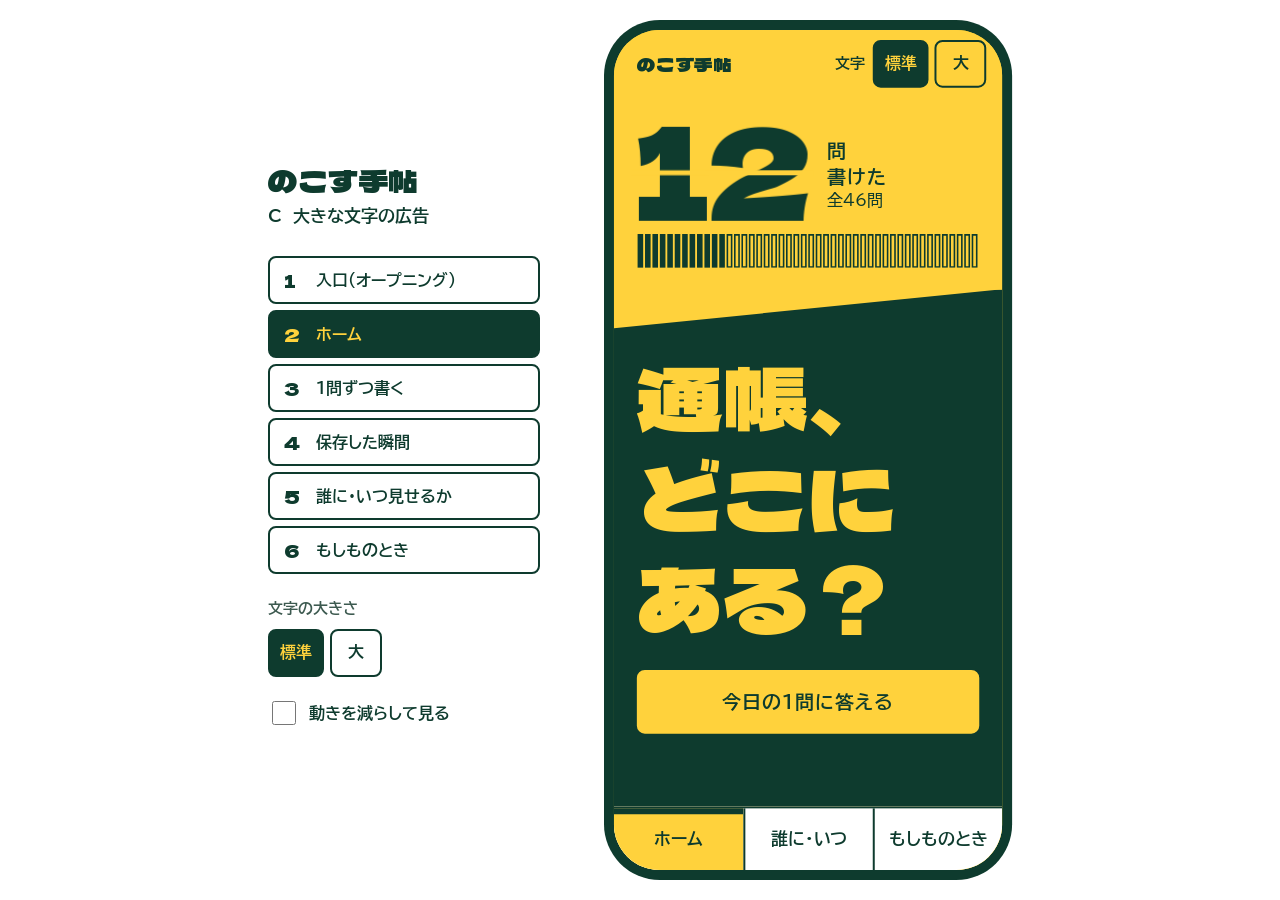
<file: design/poster.html>
<!doctype html>
<html lang="ja" data-size="m">
<head>
<meta charset="utf-8">
<meta name="viewport" content="width=device-width, initial-scale=1, viewport-fit=cover">
<meta name="robots" content="noindex">
<meta name="theme-color" content="#FFD23C">
<title>のこす手帖　C 大きな文字の広告</title>
<link rel="preconnect" href="https://fonts.googleapis.com">
<link rel="preconnect" href="https://fonts.gstatic.com" crossorigin>
<link href="https://fonts.googleapis.com/css2?family=BIZ+UDPGothic:wght@400;700&family=Dela+Gothic+One&display=swap" rel="stylesheet">
<style>
/* ───────── 色と書体 ─────────
   地1 黄  #FFD23C … 書く人の画面の地。広告の地色
   墨  深緑 #0E3B2E … 文字と面。黒の代わりに、今のアプリの緑の系譜を濃くした色
   紙  白  #FFFFFF … 入力欄・受け渡しシート・もしものとき（落ち着いた画面）
   墨2 #3D5A50 … 補足の文字だけ（白地 7.6:1、黄地 5.3:1）
   見出し・問い・数字 … Dela Gothic One（ポスター用の極太ゴシック）
   本文・ボタン・入力 … BIZ UDPゴシック（モリサワの UD 書体）
*/
:root{
  --kiiro:#FFD23C; --sumi:#0E3B2E; --kami:#FFFFFF; --sumi-2:#3D5A50;
  --disp:"Dela Gothic One","BIZ UDPGothic","Hiragino Sans","Yu Gothic UI",sans-serif;
  --body:"BIZ UDPGothic","Hiragino Sans","Yu Gothic UI",Meiryo,sans-serif;
  --ease-set:cubic-bezier(.2,.85,.1,1);   /* 組む：速く入って、ぴたりと止まる */
  --ease-cut:cubic-bezier(.7,0,.2,1);     /* 切り替え：ためて、送る */
}
html{font-size:17px;-webkit-text-size-adjust:100%}
html[data-size="l"]{font-size:21px}
*,*::before,*::after{box-sizing:border-box}
body{margin:0;background:var(--kami);color:var(--sumi);font-family:var(--body);line-height:1.6;line-break:strict;overflow-wrap:anywhere}
button,input,textarea{font:inherit;color:inherit}
button{cursor:pointer;-webkit-tap-highlight-color:transparent;touch-action:manipulation}
:focus-visible{outline:3px solid var(--sumi);outline-offset:3px}
.sr{position:absolute;width:1px;height:1px;overflow:hidden;clip-path:inset(50%);white-space:nowrap}

/* ───────── 置き場所：スマホは全面、PC は枠＋横の切り替え ───────── */
.panel{display:none}
.app{position:fixed;inset:0;overflow:hidden;background:var(--kiiro);container-type:inline-size;isolation:isolate}
@media (min-width:820px) and (min-height:560px){
  .stage{min-height:100vh;display:flex;align-items:center;justify-content:center;gap:64px;padding:20px}
  .device-wrap{flex:none;width:calc(410px * var(--sc,1));height:calc(864px * var(--sc,1))}
  .device{width:410px;height:864px;padding:10px;background:var(--sumi);border-radius:56px;transform:scale(var(--sc,1));transform-origin:0 0}
  .app{position:relative;inset:auto;width:390px;height:844px;border-radius:46px}
  .panel{display:block;width:272px;font-size:16px;line-height:1.5}
}
.p-title{font-family:var(--disp);font-size:30px;line-height:1.1;margin:0}
.p-sub{font-weight:700;margin:6px 0 28px;font-size:17px}
.p-h{font-weight:700;margin:24px 0 8px;font-size:15px;color:var(--sumi-2)}
.p-nav{list-style:none;margin:0;padding:0;display:grid;gap:6px}
.p-nav button{width:100%;min-height:48px;display:flex;align-items:center;gap:12px;padding:6px 14px;border:2px solid var(--sumi);border-radius:8px;background:var(--kami);text-align:left;font-weight:700;font-size:16px}
.p-nav button b{font-family:var(--disp);font-weight:400;font-size:18px;min-width:1.1em}
.p-nav button[aria-current="page"]{background:var(--sumi);color:var(--kiiro)}
.p-check{display:flex;align-items:center;gap:10px;min-height:48px;font-weight:700;cursor:pointer;margin-top:12px}
.p-check input{width:24px;height:24px;accent-color:var(--sumi)}

/* ───────── 画面の骨組み ───────── */
.t-kiiro{--bg:var(--kiiro);--fg:var(--sumi)}
.t-sumi{--bg:var(--sumi);--fg:var(--kiiro)}
.t-kami{--bg:var(--kami);--fg:var(--sumi)}
.screen{position:absolute;inset:0;display:flex;flex-direction:column;background:var(--bg);color:var(--fg)}
.screen[hidden],.layer[hidden]{display:none}
.bar{flex:none;display:flex;align-items:center;justify-content:space-between;gap:10px;min-height:68px;padding:max(10px,env(safe-area-inset-top)) 4cqi 10px 6cqi}
.logo{font-family:var(--disp);font-size:1.1rem;line-height:1;white-space:nowrap}
.scroll{flex:1;min-height:0;overflow-y:auto;overflow-x:hidden;padding:0 6cqi 28px;overscroll-behavior:contain}
.t-sumi :focus-visible{outline-color:var(--kiiro)}

/* 文字の大きさ */
.size{display:flex;align-items:center;gap:6px}
.size-l{font-weight:700;font-size:.9rem;margin-right:2px}
.size button{min-width:52px;min-height:48px;padding:0 10px;border:2px solid var(--sumi);border-radius:8px;background:transparent;font-weight:700;font-size:.95rem;line-height:1.2}
.size button[aria-pressed="true"]{background:var(--sumi);color:var(--kiiro)}
.t-sumi .size button{border-color:var(--kiiro)}

/* ボタン：押すと少しつぶれ、ばねで戻る（戻りは JS） */
.btn{min-height:58px;min-width:48px;display:inline-flex;align-items:center;justify-content:center;gap:.4em;padding:.45em 1.1em;border:2px solid var(--fg);border-radius:8px;background:transparent;color:var(--fg);font-weight:700;font-size:1.05rem;line-height:1.3;text-align:center}
.btn.primary{background:var(--fg);color:var(--bg)}
.btn.plain{border-color:transparent;padding-inline:.6em;min-height:48px;text-decoration:underline;text-underline-offset:.2em}
.btn,.chip,.opt,.person,.stage-btn,.tabs button,.size button,.p-nav button{transition:transform .08s ease-out}
.btn:active,.chip:active,.opt:active,.person:active,.stage-btn:active,.tabs button:active,.size button:active{transform:scale(.95,.9)}
html.rm .btn:active,html.rm .chip:active,html.rm .opt:active,html.rm .person:active,html.rm .stage-btn:active,html.rm .tabs button:active,html.rm .size button:active{transform:none}

/* 大きな文字（組まれていく行） */
.disp{font-family:var(--disp);font-weight:400;margin:0;letter-spacing:-.01em}
.ln{display:block;overflow:hidden;font-size:var(--f);line-height:1.16;padding-top:.02em;white-space:nowrap}
.ln>i{display:block;font-style:normal}
.ln.band{margin-inline:-6cqi}
.ln.band>i{background:var(--sumi);color:var(--kiiro);padding-inline:6cqi}
.screen.enter{animation:enter .34s var(--ease-set) both}
.screen.enter .ln>i{animation:rise .52s var(--ease-set) both;animation-delay:calc(80ms + var(--i) * 75ms)}

/* 下のタブ */
.tabs{flex:none;display:grid;grid-template-columns:repeat(3,1fr);background:var(--kami);color:var(--sumi);border-top:2px solid var(--sumi);padding-bottom:env(safe-area-inset-bottom)}
.tabs button{min-height:62px;border:0;background:none;font-weight:700;font-size:min(1rem,4.7cqi);line-height:1.2;padding:4px 2px;border-left:2px solid var(--sumi)}
.tabs button:first-child{border-left:0}
.tabs button[aria-current="page"]{background:var(--kiiro);box-shadow:inset 0 6px 0 var(--sumi)}
.tabs button:focus-visible{outline-offset:-9px}

/* ───────── 1. 入口 ───────── */
.scr-start .scroll{display:flex;flex-direction:column;padding-top:2cqi}
.scr-start .copy{margin-top:2cqi}
.start-act{margin-top:auto;padding-top:28px;display:grid;gap:12px}
.start-act .btn.primary{min-height:66px;font-size:1.25rem}
.fact{margin:0;font-weight:700;font-size:.95rem}
.skip{display:none}
.scr-start.playing .skip{display:inline-flex}
.scr-start.playing .bar .size{display:none}
.cuts{position:absolute;inset:0;pointer-events:none;z-index:2}
.cut{position:absolute;left:6cqi;right:6cqi;top:50%;transform:translateY(-50%);margin:0;opacity:0;visibility:hidden}
.scr-start.screen .cut .ln>i{animation:none}
.scr-start.playing .cut{visibility:visible;animation:cut .56s var(--ease-set) both;animation-delay:calc(var(--i) * .56s)}
.scr-start.playing .copy .ln>i{animation:fromL .5s var(--ease-set) both;animation-delay:calc(1.62s + var(--i) * .12s)}
.scr-start.playing .copy .ln:nth-child(even)>i{animation-name:fromR}
.scr-start.playing .start-act{animation:fadeIn .4s 2.35s both}
.scr-start.done .copy .ln>i{animation:none}

/* ───────── 2. ホーム ───────── */
.tally{display:flex;align-items:flex-end;gap:4cqi;margin-top:1cqi}
.flip{display:flex;font-family:var(--disp);line-height:1;letter-spacing:-.02em}
.flip .d{position:relative;display:block;perspective:500px}
.flip .d b{display:block;font-weight:400;backface-visibility:hidden;transform-origin:50% 54%}
.flip .d::after{content:"";position:absolute;left:-2px;right:-2px;top:54%;height:.035em;background:var(--bg)}
.tally .flip{font-size:33cqi;margin-left:-1cqi}
.tally-t{margin:0 0 4.5cqi;font-weight:700;font-size:1.15rem;line-height:1.35}
.tally-t span{display:block;font-weight:400;font-size:.95rem}
.ticks{display:block;width:100%;height:34px;margin-top:4px;color:var(--sumi)}
.ticks .fresh{transform-box:fill-box;transform-origin:50% 100%;animation:grow .5s .35s var(--ease-set) both}
.scr-home .scroll{display:flex;flex-direction:column}
.today{flex:1 0 auto;margin:22px -6cqi -28px;padding:14cqi 6cqi 32px;background:var(--sumi);color:var(--kiiro);clip-path:polygon(0 10cqi,100% 0,100% 100%,0 100%)}
.today .disp{margin-bottom:24px}
.today .btn{--fg:var(--kiiro);--bg:var(--sumi);width:100%;min-height:64px;font-size:1.15rem}
.today :focus-visible{outline-color:var(--kiiro)}

/* ───────── 3. 1問ずつ書く ───────── */
.w-cat{font-weight:700;font-size:.95rem;text-align:right;line-height:1.3}
.field{margin-top:26px;display:grid;gap:10px}
.lbl{font-weight:700;font-size:1rem;line-height:1.45;padding:0;margin:0}
.input{width:100%;min-height:64px;padding:12px 14px;border:2px solid var(--sumi);border-radius:8px;background:var(--kami);font-size:1.1rem;line-height:1.5;resize:vertical}
.input::placeholder{color:#5b6f67}
.chips{display:flex;flex-wrap:wrap;gap:8px}
.chip{min-height:48px;padding:0 16px;border:2px solid var(--sumi);border-radius:999px;background:transparent;font-weight:700;font-size:.95rem}
.hint{margin:0;font-size:.9rem;font-weight:700}
.err{margin:0;font-weight:700;background:var(--sumi);color:var(--kiiro);padding:8px 12px;border-radius:6px}
fieldset.opts{border:0;margin:26px 0 0;padding:0;display:grid;gap:10px}
.opt{display:flex;align-items:center;gap:12px;min-height:60px;padding:10px 14px;border:2px solid var(--sumi);border-radius:8px;background:var(--kami);font-weight:700;line-height:1.4;cursor:pointer}
.opt input{position:absolute;opacity:0;pointer-events:none}
.opt .box{flex:none;width:26px;height:26px;border:2.5px solid currentColor;border-radius:50%;display:grid;place-items:center}
.opt:has(input:checked){background:var(--sumi);color:var(--kiiro)}
.opt:has(input:checked) .box::after{content:"";width:12px;height:12px;border-radius:50%;background:currentColor}
.opt:has(input:focus-visible){outline:3px solid var(--sumi);outline-offset:3px}
.actions{flex:none;display:flex;gap:10px;padding:12px 6cqi calc(12px + env(safe-area-inset-bottom));background:var(--bg);border-top:2px solid var(--fg)}
.actions .btn{flex:1}
.actions .btn.primary{flex:1.7}
.scr-write .actions .btn:not(.primary){background:var(--kami)}
.scr-saved .actions{flex-wrap:wrap}
.scr-saved .actions .btn{flex:1 1 9em;padding-inline:.6em}

/* ───────── 4. 保存した瞬間 ───────── */
.s-count{display:flex;align-items:flex-end;gap:.5em;font-weight:700;margin-bottom:22px}
.s-count .flip{font-size:24cqi}
.s-count>span{font-size:1.1rem;padding-bottom:.6em;color:var(--kami)}
.scr-saved .scroll{display:flex;flex-direction:column;justify-content:center;padding-bottom:40px}
.s-label{margin:0 0 10px;color:var(--kami);font-weight:700;font-size:1rem}
.print-wrap{position:relative;padding:16px 0;--c:rgba(255,255,255,.75);
  background:
   linear-gradient(var(--c),var(--c)) 0 0/18px 2px no-repeat, linear-gradient(var(--c),var(--c)) 0 0/2px 18px no-repeat,
   linear-gradient(var(--c),var(--c)) 100% 0/18px 2px no-repeat, linear-gradient(var(--c),var(--c)) 100% 0/2px 18px no-repeat,
   linear-gradient(var(--c),var(--c)) 0 100%/18px 2px no-repeat, linear-gradient(var(--c),var(--c)) 0 100%/2px 18px no-repeat,
   linear-gradient(var(--c),var(--c)) 100% 100%/18px 2px no-repeat, linear-gradient(var(--c),var(--c)) 100% 100%/2px 18px no-repeat}
.print{font-family:var(--disp);color:var(--kiiro);line-height:1.14;padding:0 3cqi;font-size:var(--f)}
.pl{display:block;position:relative;white-space:nowrap}
.pl::after{content:attr(data-t);position:absolute;inset:0;color:var(--kami);opacity:0;pointer-events:none}
.scr-saved.enter .pl{animation:ink .62s var(--ease-set) both;animation-delay:calc(.44s + var(--i) * .15s)}
.scr-saved.enter .pl::after{animation:reg .8s ease-out both;animation-delay:calc(.44s + var(--i) * .15s)}
.s-msg{margin-top:26px;color:var(--kami)}
.scr-saved.enter .s-msg .ln>i{animation-delay:calc(var(--d) + var(--i) * 90ms)}
.scr-saved.enter .actions{animation:fadeIn .4s both;animation-delay:var(--da)}
.scr-saved.enter.from-up{animation:up .46s var(--ease-cut) both;z-index:5}
.screen.leaving{animation:leaveUp .46s var(--ease-cut) both;z-index:4}

/* ───────── 5. 誰に・いつ見せるか ───────── */
.people{display:grid;grid-template-columns:1fr 1fr;gap:8px;margin-top:24px}
.person{min-height:72px;border:2px solid var(--sumi);border-radius:8px;background:var(--kami);font-weight:700;font-size:1.1rem;line-height:1.25;padding:8px}
.person small{display:block;font-size:.9rem;font-weight:400}
.person[aria-pressed="true"]{background:var(--sumi);color:var(--kiiro)}
.rows{list-style:none;margin:18px 0 0;padding:0;border-top:2px solid var(--sumi)}
.row{display:flex;flex-wrap:wrap;align-items:center;justify-content:space-between;gap:6px 10px;padding:10px 0;border-bottom:2px solid var(--sumi)}
.row .cat{font-weight:700;font-size:1rem}
.stage-btn{display:inline-flex;align-items:center;gap:8px;min-height:48px;padding:6px 12px;border:2px solid var(--sumi);border-radius:8px;background:var(--kiiro);font-weight:700;font-size:.95rem;line-height:1.3;text-align:left;margin-left:auto}
.shp{flex:none;width:20px;height:20px}
.s-note{margin:18px 0 12px;font-weight:700;font-size:.95rem}
.scr-share .wide{width:100%}

/* ───────── 6. もしものとき（動かさない） ───────── */
.scr-mosimo.enter{animation:fadeIn .25s ease both}
.calm-h{font-size:1.75rem;line-height:1.3;margin:4px 0 0;font-weight:700}
.date{width:100%;min-height:60px;padding:8px 14px;border:2px solid var(--sumi);border-radius:8px;background:var(--kami);font-size:1.15rem;font-weight:700}
.m-read{margin-top:12px;width:100%}
.pg{margin-top:26px}
.pg-h{margin:0 0 4px;font-size:1.15rem;font-weight:700;padding-bottom:4px;border-bottom:3px solid var(--sumi)}
.pg ul{list-style:none;margin:0;padding:0}
.proc{border-bottom:1px solid #9fb0a9;padding:8px 0}
.proc label{display:grid;grid-template-columns:48px 1fr;gap:4px 8px;align-items:start;cursor:pointer;min-height:48px}
.proc input{position:absolute;opacity:0;pointer-events:none}
.ck{grid-row:1 / span 3;width:30px;height:30px;margin:9px;border:2.5px solid var(--sumi);border-radius:4px;display:grid;place-items:center}
.proc input:checked + .ck{background:var(--sumi)}
.proc input:checked + .ck::after{content:"";width:13px;height:7px;border:3px solid var(--kami);border-top:0;border-right:0;transform:translate(0,-2px) rotate(-45deg)}
.proc input:focus-visible + .ck{outline:3px solid var(--sumi);outline-offset:3px}
.p-t{font-weight:700;line-height:1.45;padding-top:9px}
.p-w{grid-column:2;font-size:.9rem;color:var(--sumi-2)}
.p-d{grid-column:2;font-weight:700;font-size:1rem}
.p-d .left{font-weight:400;margin-left:.6em}
.proc.done .p-t{text-decoration:line-through;text-decoration-thickness:2px}
.m-empty{margin:20px 0 0;font-weight:700;padding:12px 14px;border:2px dashed var(--sumi);border-radius:8px}
.m-note{margin:22px 0 0;font-size:.9rem;color:var(--sumi-2)}

/* ───────── 重なる面 ───────── */
.layer{position:absolute;inset:0;z-index:20;display:flex;flex-direction:column;justify-content:flex-end;background:rgba(14,59,46,.6)}
.pick{background:var(--kami);color:var(--sumi);border-top:3px solid var(--sumi);padding:22px 6cqi calc(18px + env(safe-area-inset-bottom));display:grid;gap:10px;animation:sheetUp .3s var(--ease-set) both}
.pick-t{margin:0 0 4px;font-weight:700;font-size:1.05rem}
.pick-o{display:flex;align-items:center;gap:12px;min-height:58px;padding:8px 14px;border:2px solid var(--sumi);border-radius:8px;background:var(--kami);font-weight:700;text-align:left;line-height:1.35}
.pick-o[aria-pressed="true"]{background:var(--sumi);color:var(--kiiro)}
.pick-o[aria-pressed="true"]::after{content:"選んでいます";margin-left:auto;font-size:.9rem;font-weight:400}
.layer.full{justify-content:flex-start;background:var(--bg);color:var(--fg)}
.layer.full .scroll{padding-top:4px}
.paper{background:var(--kami);color:var(--sumi);border:2px solid var(--sumi);padding:22px 18px 18px;margin:8px 0 20px;transform:rotate(-1.2deg);box-shadow:8px 8px 0 var(--sumi);animation:paperIn .5s var(--ease-set) both}
.pp-k{margin:0;font-weight:700;font-size:.95rem;border-bottom:2px solid var(--sumi);padding-bottom:6px}
.pp-name{font-family:var(--disp);font-weight:400;font-size:9cqi;line-height:1.2;margin:14px 0 2px}
.pp-from{margin:0 0 10px;font-size:.9rem}
.pp-s h3{display:flex;align-items:center;gap:8px;margin:14px 0 4px;font-size:1rem}
.pp-s ul{margin:0;padding-left:28px}
.pp-s li{line-height:1.6}
.ho-act{display:grid;gap:10px}
.book dl{margin:18px 0 0}
.book dt{font-weight:700;font-size:.95rem;margin-top:16px;color:var(--sumi-2)}
.book dd{margin:2px 0 0;font-weight:700;font-size:1.1rem;padding-bottom:10px;border-bottom:1px solid #9fb0a9}
.book-h{font-size:1.5rem;line-height:1.3;margin:4px 0 4px}
.toast{position:absolute;left:6cqi;right:6cqi;bottom:84px;z-index:30;margin:0;padding:12px 16px;border-radius:8px;background:var(--sumi);color:var(--kiiro);font-weight:700;text-align:center;opacity:0;pointer-events:none;transform:translateY(8px);transition:opacity .2s,transform .25s var(--ease-set)}
.toast.show{opacity:1;transform:none}
html.rm .toast{transform:none}

/* ───────── 動き ───────── */
@keyframes enter{from{opacity:0;transform:translateX(7%)}}
@keyframes rise{from{transform:translateY(112%)}}
@keyframes fromL{from{transform:translateX(-105%)}}
@keyframes fromR{from{transform:translateX(105%)}}
@keyframes fadeIn{from{opacity:0}}
@keyframes cut{0%{opacity:0;transform:translateY(-38%) scale(1.06)}20%{opacity:1;transform:translateY(-50%)}80%{opacity:1;transform:translateY(-50%)}100%{opacity:0;transform:translateY(-62%)}}
@keyframes cutFade{0%{opacity:0}20%{opacity:1}80%{opacity:1}100%{opacity:0}}
@keyframes up{from{transform:translateY(100%)}}
@keyframes leaveUp{to{transform:translateY(-22%);opacity:.2}}
@keyframes ink{0%{clip-path:inset(0 0 100% 0);transform:scale(1.07)}55%{clip-path:inset(0 0 0 0)}100%{clip-path:inset(0 0 0 0);transform:none}}
@keyframes reg{0%{opacity:.85;transform:translate(.07em,-.05em)}100%{opacity:0;transform:none}}
@keyframes grow{from{transform:scaleY(0)}}
@keyframes sheetUp{from{transform:translateY(100%)}}
@keyframes paperIn{from{opacity:0;transform:translateY(-6%) rotate(-5deg)}}

/* 動きを減らす：移動と拡大を消し、フェードだけ残す */
html.rm .screen.enter,html.rm .scr-saved.enter.from-up{animation:fadeIn .25s ease both}
html.rm .screen.leaving{animation:none;opacity:0}
html.rm .screen.enter .ln>i,html.rm .scr-start.playing .copy .ln>i{animation-name:fadeIn}
html.rm .scr-start.done .copy .ln>i{animation:none}
html.rm .scr-start.playing .cut{animation-name:cutFade;transform:translateY(-50%)}
html.rm .scr-saved.enter .pl{animation-name:fadeIn}
html.rm .scr-saved.enter .pl::after{animation:none}
html.rm .ticks .fresh{animation-name:fadeIn}
html.rm .pick{animation-name:fadeIn}
html.rm .paper{animation-name:fadeIn}
</style>
</head>
<body>
<div class="stage">
  <aside class="panel" aria-label="試作の操作">
    <p class="p-title">のこす手帖</p>
    <p class="p-sub">C　大きな文字の広告</p>
    <nav aria-label="画面の切り替え">
      <ol class="p-nav">
        <li><button data-go="start"><b>1</b>入口（オープニング）</button></li>
        <li><button data-go="home"><b>2</b>ホーム</button></li>
        <li><button data-go="write"><b>3</b>1問ずつ書く</button></li>
        <li><button data-go="saved"><b>4</b>保存した瞬間</button></li>
        <li><button data-go="share"><b>5</b>誰に・いつ見せるか</button></li>
        <li><button data-go="mosimo"><b>6</b>もしものとき</button></li>
      </ol>
    </nav>
    <p class="p-h" id="pSize">文字の大きさ</p>
    <div class="size" role="group" aria-labelledby="pSize">
      <button data-size="m" aria-pressed="true">標準</button><button data-size="l" aria-pressed="false">大</button>
    </div>
    <label class="p-check"><input type="checkbox" id="rmToggle">動きを減らして見る</label>
  </aside>

  <div class="device-wrap"><div class="device">
  <main class="app" id="app">

    <!-- 1. 入口 -->
    <section class="screen scr-start t-kiiro" data-screen="start" hidden>
      <div class="bar">
        <span class="logo">のこす手帖</span>
        <button class="btn skip" data-act="skip">とばす</button>
        <div class="size" role="group" aria-label="文字の大きさ"><span class="size-l" aria-hidden="true">文字</span><button data-size="m" aria-pressed="true">標準</button><button data-size="l" aria-pressed="false">大</button></div>
      </div>
      <div class="cuts" aria-hidden="true">
        <p class="cut disp" style="--i:0"><span class="ln" style="--f:28cqi"><i>通帳、</i></span><span class="ln" style="--f:28cqi"><i>どこ？</i></span></p>
        <p class="cut disp" style="--i:1"><span class="ln" style="--f:22cqi"><i>印鑑は？</i></span></p>
        <p class="cut disp" style="--i:2"><span class="ln" style="--f:21cqi"><i>ペットの</i></span><span class="ln" style="--f:21cqi"><i>世話は？</i></span></p>
      </div>
      <div class="scroll">
        <h1 class="copy disp" tabindex="-1" data-focus aria-label="のこす手帖">
          <span class="ln" style="--f:29.3cqi;--i:0"><i>のこす</i></span>
          <span class="ln band" style="--f:29.3cqi;--i:1"><i>手帖</i></span>
        </h1>
        <div class="start-act">
          <button class="btn primary" id="startBtn" data-go="home">はじめる</button>
          <p class="fact">無料、登録なし。中身はこのスマホの中だけ。</p>
          <button class="btn" data-go="mosimo">もしものとき（ご家族の方）</button>
        </div>
      </div>
    </section>

    <!-- 2. ホーム -->
    <section class="screen scr-home t-kiiro" data-screen="home" hidden>
      <div class="bar">
        <span class="logo">のこす手帖</span>
        <div class="size" role="group" aria-label="文字の大きさ"><span class="size-l" aria-hidden="true">文字</span><button data-size="m" aria-pressed="true">標準</button><button data-size="l" aria-pressed="false">大</button></div>
      </div>
      <div class="scroll">
        <h1 class="sr" tabindex="-1" data-focus>ホーム</h1>
        <div class="tally" role="img" id="tallyA">
          <div class="flip" id="flipHome"></div>
          <p class="tally-t" aria-hidden="true">問<br>書けた<span>全46問</span></p>
        </div>
        <div id="ticks"></div>
        <div class="today">
          <h2 class="disp" id="homeQ"></h2>
          <button class="btn primary" id="homeBtn" data-act="today">今日の1問に答える</button>
        </div>
      </div>
      <nav class="tabs" aria-label="画面"><button data-go="home">ホーム</button><button data-go="share">誰に・いつ</button><button data-go="mosimo">もしものとき</button></nav>
    </section>

    <!-- 3. 1問ずつ書く -->
    <section class="screen scr-write t-kiiro" data-screen="write" hidden>
      <div class="bar">
        <button class="btn plain" data-act="back">戻る</button>
        <span class="w-cat" id="wCat"></span>
      </div>
      <div class="scroll">
        <h1 class="disp" id="wQ" tabindex="-1" data-focus></h1>
        <div id="wField"></div>
      </div>
      <div class="actions">
        <button class="btn" data-act="later">あとで</button>
        <button class="btn primary" data-act="save" id="saveBtn">保存する</button>
      </div>
    </section>

    <!-- 4. 保存した瞬間 -->
    <section class="screen scr-saved t-sumi" data-screen="saved" hidden>
      <div class="bar">
        <span class="logo">のこす手帖</span>
      </div>
      <div class="scroll">
        <div class="s-count" role="img" id="sCountA"><div class="flip" id="flipSaved" aria-hidden="true"></div><span aria-hidden="true">／46問</span></div>
        <p class="s-label" id="sLabel"></p>
        <div class="print-wrap"><p class="print" id="print"></p></div>
        <h1 class="s-msg disp" id="sMsg" tabindex="-1" data-focus></h1>
      </div>
      <div class="actions" id="sAct">
        <button class="btn" data-go="home">今日はここまで</button>
        <button class="btn primary" data-act="next">次の1問へ</button>
      </div>
    </section>

    <!-- 5. 誰に・いつ見せるか -->
    <section class="screen scr-share t-kami" data-screen="share" hidden>
      <div class="bar">
        <span class="logo">のこす手帖</span>
        <div class="size" role="group" aria-label="文字の大きさ"><span class="size-l" aria-hidden="true">文字</span><button data-size="m" aria-pressed="true">標準</button><button data-size="l" aria-pressed="false">大</button></div>
      </div>
      <div class="scroll">
        <h1 class="disp" tabindex="-1" data-focus aria-label="誰に、いつ見せる？">
          <span class="ln" style="--f:26cqi;--i:0"><i>誰に、</i></span>
          <span class="ln" style="--f:26cqi;--i:1"><i>いつ、</i></span>
          <span class="ln" style="--f:21.5cqi;--i:2"><i>見せる？</i></span>
        </h1>
        <div class="people" role="group" aria-label="見せる人" id="people"></div>
        <ul class="rows" id="rows"></ul>
        <p class="s-note">このスマホを開ける人は、全部読めます。</p>
        <button class="btn primary wide" data-act="handover" id="hoBtn">受け渡しシートを見る</button>
      </div>
      <nav class="tabs" aria-label="画面"><button data-go="home">ホーム</button><button data-go="share">誰に・いつ</button><button data-go="mosimo">もしものとき</button></nav>
    </section>

    <!-- 6. もしものとき -->
    <section class="screen scr-mosimo t-kami" data-screen="mosimo" hidden>
      <div class="bar">
        <span class="logo">のこす手帖</span>
        <div class="size" role="group" aria-label="文字の大きさ"><span class="size-l" aria-hidden="true">文字</span><button data-size="m" aria-pressed="true">標準</button><button data-size="l" aria-pressed="false">大</button></div>
      </div>
      <div class="scroll">
        <h1 class="calm-h" tabindex="-1" data-focus>もしものとき</h1>
        <div class="field">
          <label class="lbl" for="dd">亡くなった日</label>
          <input class="date" type="date" id="dd">
        </div>
        <button class="btn m-read" data-act="book">和子さんの手帖を読む</button>
        <div id="procs"></div>
        <p class="m-note">期限は一般的な目安です。数え方は届け先に確かめてください。</p>
      </div>
      <nav class="tabs" aria-label="画面"><button data-go="home">ホーム</button><button data-go="share">誰に・いつ</button><button data-go="mosimo">もしものとき</button></nav>
    </section>

    <!-- 時期を選ぶ -->
    <div class="layer" id="picker" hidden>
      <div class="pick" role="dialog" aria-modal="true" aria-labelledby="pickT">
        <p class="pick-t" id="pickT"></p>
        <div id="pickO" style="display:grid;gap:8px"></div>
        <button class="btn" style="--fg:var(--sumi);--bg:var(--kami)" data-act="close">閉じる</button>
      </div>
    </div>

    <!-- 受け渡しシートの見本 -->
    <div class="layer full t-kiiro" id="handover" hidden role="dialog" aria-modal="true" aria-labelledby="hoT">
      <div class="bar"><span class="logo">受け渡しシートの見本</span><button class="btn" data-act="close">閉じる</button></div>
      <div class="scroll">
        <article class="paper" id="paper"></article>
        <div class="ho-act">
          <button class="btn primary" data-act="print">受け渡しシートを印刷</button>
          <button class="btn" style="background:var(--kami)" data-act="file">ファイルで渡す</button>
        </div>
      </div>
    </div>

    <!-- 手帖を読む（書き換えない） -->
    <div class="layer full t-kami book" id="book" hidden role="dialog" aria-modal="true" aria-labelledby="bookT">
      <div class="bar"><span class="logo">のこす手帖</span><button class="btn" data-act="close">閉じる</button></div>
      <div class="scroll">
        <h2 class="book-h" id="bookT">和子さんの手帖</h2>
        <p class="hint">読むだけの表示です。書き換えはできません。</p>
        <dl id="bookList"></dl>
      </div>
    </div>

    <p class="toast" id="toast" role="status" aria-live="polite"></p>
  </main>
  </div></div>
</div>

<script>
(() => {
  'use strict';
  const $ = (s, r = document) => r.querySelector(s);
  const $$ = (s, r = document) => [...r.querySelectorAll(s)];
  const html = document.documentElement;
  const params = new URLSearchParams(location.search);
  const mqRM = matchMedia('(prefers-reduced-motion: reduce)');
  const mqPC = matchMedia('(min-width: 820px) and (min-height: 560px)');
  const KEY = 'nokosu-poster-opening-seen';
  const TOTAL = 46;
  const esc = (s) => String(s).replace(/[&<>"']/g, (c) => ({ '&': '&amp;', '<': '&lt;', '>': '&gt;', '"': '&quot;', "'": '&#39;' }[c]));

  // ── 問い（文言は app/js/questions.js から。大きな文字の行は、問いを話しことばに組み直したもの）
  const QS = [
    { id: 'me.docs', cat: 'わたしのこと', copy: ['通帳、', 'どこに', 'ある？'], label: '通帳・キャッシュカードの保管場所', type: 'text',
      ph: '例：居間のたんす 右上の引き出し', chips: ['居間のたんす', '寝室の引き出し', '台所の戸棚'], hint: '「どの引き出しか」だけで十分です。' },
    { id: 'money.banks', cat: 'お金と財産', copy: ['口座は、', 'どこの', '銀行？'], label: '預貯金の口座（金融機関の名前）', type: 'text',
      ph: '例：〇〇銀行、ゆうちょ銀行', chips: ['ゆうちょ銀行', '信用金庫'], hint: '口座番号・暗証番号は書かないでください。' },
    { id: 'medical.lifeSupport', cat: '医療・介護', copy: ['延命治療、', 'どうして', 'ほしい？'], label: '回復の見込みがないときの延命治療', type: 'radio',
      options: ['できるかぎり続けてほしい', '苦痛をやわらげる治療だけにしてほしい', '家族と医師に任せる', 'まだ決められない'], hint: '法的な拘束力はありません。' },
    { id: 'pet.list', cat: 'ペット', copy: ['いっしょに', '暮らす', '動物は？'], label: '一緒に暮らしている動物（名前と種類）', type: 'text',
      ph: '例：柴犬のコロ', chips: [], hint: '名前と種類だけでも登録できます。' },
  ];
  const CATS = [['me', 'わたしのこと'], ['family', '家族・大切な人'], ['money', 'お金と財産'], ['insurance', '保険・年金'], ['medical', '医療・介護'], ['funeral', '葬儀・お墓'], ['will', '相続・遺言'], ['pet', 'ペット'], ['words', '家族へのことば']];
  const STAGES = [['now', '今すぐ'], ['incap', '判断がむずかしくなったら'], ['after', '亡くなったあと'], ['never', '見せない']];
  const PEOPLE = [{ id: 'miki', name: '山田 美紀', short: '美紀さん', rel: '長女' }, { id: 'ken', name: '山田 健一', short: '健一さん', rel: '長男' }];
  const GROUPS = [['d7', '7日以内'], ['d14', '14日以内'], ['m3', '3か月以内'], ['m4', '4か月以内'], ['m10', '10か月以内']];
  // 手続き（文言と日数は app/js/logic.js の NAVI_BASE_TASKS。届け先は短くしたもの）
  const PROCS = [
    { id: 'death-cert', g: 'd7', days: 7, t: '死亡診断書（死体検案書）を受け取り、コピーを数枚とる', w: '病院・医師' },
    { id: 'death-report', g: 'd7', days: 7, t: '死亡届を出す', w: '市区町村役場' },
    { id: 'cremation', g: 'd7', days: 7, t: '火葬許可を申請する', w: '市区町村役場（死亡届と同時に）' },
    { id: 'pension', g: 'd14', days: 10, t: '年金の受給を止める（受給権者死亡届）', w: '年金事務所（厚生年金は10日以内、国民年金は14日以内）' },
    { id: 'health', g: 'd14', days: 14, t: '健康保険の資格喪失の手続きをし、資格確認書などを返す', w: '市区町村役場' },
    { id: 'care', g: 'd14', days: 14, t: '介護保険の資格喪失届を出し、保険証を返す', w: '市区町村役場' },
    { id: 'householder', g: 'd14', days: 14, t: '世帯主の変更届を出す', w: '市区町村役場' },
    { id: 'renounce', g: 'm3', months: 3, t: '相続放棄・限定承認をするか決める', w: '家庭裁判所' },
    { id: 'quasi-return', g: 'm4', months: 4, t: '準確定申告をする（亡くなった年の所得の申告）', w: '亡くなった方の住所地の税務署' },
    { id: 'inheritance-tax', g: 'm10', months: 10, t: '相続税の申告と納付をする（必要な場合）', w: '亡くなった方の住所地の税務署' },
  ];

  const S = {
    base: 12, saved: {}, draft: {}, qi: 0, last: null, fresh: false,
    person: 'miki',
    stages: {
      miki: { me: 'now', family: 'now', money: 'after', insurance: 'after', medical: 'incap', funeral: 'after', will: 'after', pet: 'now', words: 'after' },
      ken: { me: 'now', family: 'now', money: 'after', insurance: 'after', medical: 'incap', funeral: 'after', will: 'after', pet: 'incap', words: 'never' },
    },
    death: params.get('d') || '', done: {},
  };
  const count = () => S.base + Object.keys(S.saved).length;
  const rm = () => html.classList.contains('rm');
  let current = null, opTimer = 0, toastTimer = 0, layerReturn = null, pickCat = null;

  // ── 小道具
  const units = (s) => [...s].reduce((n, ch) => n + (/[\x20-\x7e]/.test(ch) ? 0.58 : 1), 0);
  function lines(arr, w = 88, cap = 26) {
    return arr.map((t, i) => `<span class="ln" style="--f:${Math.min(cap, w / units(t)).toFixed(2)}cqi;--i:${i}"><i>${esc(t)}</i></span>`).join('');
  }
  function chunk(s) {
    s = s.trim().replace(/[\s　]+/g, ' ');
    const words = s.split(' ');
    if (words.length > 1 && words.length <= 4 && words.every((w) => units(w) <= 9)) return words;
    const L = units(s);
    const rows = L <= 6 ? 1 : L <= 14 ? 2 : L <= 27 ? 3 : 4;
    const n = Math.max(3, Math.min(14, Math.ceil(L / rows)));
    const out = []; let cur = '', cu = 0;
    for (const ch of s) {
      const u = /[\x20-\x7e]/.test(ch) ? 0.58 : 1;
      if (cu + u > n + 0.01 && cur) { out.push(cur.trim()); cur = ''; cu = 0; }
      if (cur === '' && ch === ' ') continue;
      cur += ch; cu += u;
    }
    if (cur.trim()) out.push(cur.trim());
    for (let i = 1; i < out.length; i++) { while (out[i] && /^[、。，．）」』？！ー]/.test(out[i])) { out[i - 1] += out[i][0]; out[i] = out[i].slice(1); } }
    return out.filter(Boolean);
  }
  function shape(id) {
    const o = '<svg class="shp" viewBox="0 0 20 20" aria-hidden="true">';
    const sq = '<rect x="2" y="2" width="16" height="16" fill="none" stroke="currentColor" stroke-width="2.5"/>';
    if (id === 'now') return o + '<rect x="1" y="1" width="18" height="18" fill="currentColor"/></svg>';
    if (id === 'incap') return o + sq + '<path d="M2 18 18 2v16z" fill="currentColor"/></svg>';
    if (id === 'after') return o + sq + '</svg>';
    return o + sq + '<path d="M4 16 16 4" stroke="currentColor" stroke-width="2.5"/></svg>';
  }
  const stageLabel = (id) => STAGES.find((s) => s[0] === id)[1];

  // ── めくれる数字
  function renderFlip(el, n) {
    el.innerHTML = String(n).split('').map((d) => `<span class="d"><b>${d}</b></span>`).join('');
    el.dataset.v = n;
  }
  function flipTo(el, n) {
    const old = String(el.dataset.v || ''), nw = String(n);
    if (old.length !== nw.length) { renderFlip(el, n); return; }
    const ds = $$('.d b', el);
    [...nw].forEach((c, i) => {
      if (old[i] === c) return;
      const b = ds[i];
      if (rm()) {
        b.animate([{ opacity: 1 }, { opacity: 0, offset: .4 }, { opacity: 0, offset: .45 }, { opacity: 1 }], { duration: 400 });
        setTimeout(() => { b.textContent = c; }, 170);
        return;
      }
      // 上へめくれて消え、下から次の数字がめくれて出る。最後に少し行き過ぎて戻る
      b.animate([
        { transform: 'rotateX(0deg)', easing: 'cubic-bezier(.6,0,1,1)' },
        { transform: 'rotateX(90deg)', offset: .4 },
        { transform: 'rotateX(-90deg)', offset: .401, easing: 'cubic-bezier(.2,.9,.3,1)' },
        { transform: 'rotateX(14deg)', offset: .8 },
        { transform: 'rotateX(0deg)' },
      ], { duration: 520, delay: i * 70 });
      setTimeout(() => { b.textContent = c; }, i * 70 + 208);
    });
    el.dataset.v = n;
  }
  // ── ばねで戻る
  function spring(el) {
    if (rm() || !el.animate) return;
    el.animate([{ transform: 'scale(.95,.9)' }, { transform: 'scale(1.045,1.04)', offset: .42 }, { transform: 'scale(.99,1)', offset: .72 }, { transform: 'scale(1)' }], { duration: 440, easing: 'ease-out' });
  }
  document.addEventListener('pointerup', (e) => {
    const b = e.target.closest('.btn,.chip,.opt,.person,.stage-btn,.tabs button,.size button,.pick-o');
    if (b) spring(b);
  });

  function toast(msg) {
    const t = $('#toast');
    t.textContent = msg; t.classList.add('show');
    clearTimeout(toastTimer); toastTimer = setTimeout(() => t.classList.remove('show'), 2600);
  }

  // ── 日付（app/js/logic.js と同じ数え方）
  const pk = (k) => { const [y, m, d] = k.split('-').map(Number); return { y, m, d }; };
  const p2 = (n) => String(n).padStart(2, '0');
  const kUTC = (t) => { const d = new Date(t); return `${d.getUTCFullYear()}-${p2(d.getUTCMonth() + 1)}-${p2(d.getUTCDate())}`; };
  const addDays = (k, n) => { const { y, m, d } = pk(k); return kUTC(Date.UTC(y, m - 1, d + n)); };
  function monthsDeadline(k, n) {
    const { y, m, d } = pk(addDays(k, 1));
    const last = new Date(Date.UTC(y, m - 1 + n + 1, 0)).getUTCDate();
    if (d > last) return kUTC(Date.UTC(y, m - 1 + n, last));
    return addDays(kUTC(Date.UTC(y, m - 1 + n, d)), -1);
  }
  const diffDays = (a, b) => { const A = pk(a), B = pk(b); return Math.round((Date.UTC(B.y, B.m - 1, B.d) - Date.UTC(A.y, A.m - 1, A.d)) / 86400000); };
  const todayKey = () => { const d = new Date(); return `${d.getFullYear()}-${p2(d.getMonth() + 1)}-${p2(d.getDate())}`; };
  const WEEK = '日月火水木金土';
  function fmt(k) {
    const { y, m, d } = pk(k);
    const w = WEEK[new Date(Date.UTC(y, m - 1, d)).getUTCDay()];
    return `${y !== new Date().getFullYear() ? y + '年' : ''}${m}月${d}日（${w}）`;
  }

  // ── 画面ごとの中身
  const RENDER = {
    start() { const s = $('.scr-start'); if (!s.classList.contains('playing')) s.classList.add('done'); },

    home() {
      const n = count();
      renderFlip($('#flipHome'), n);
      $('#tallyA').setAttribute('aria-label', `全46問のうち、${n}問 書けた`);
      let t = '<svg class="ticks" viewBox="0 0 460 40" preserveAspectRatio="none" aria-hidden="true">';
      for (let i = 0; i < TOTAL; i++) {
        const x = i * 10 + 1;
        t += i < n
          ? `<rect${S.fresh && i === n - 1 ? ' class="fresh"' : ''} x="${x}" y="0" width="7.5" height="40" fill="currentColor"/>`
          : `<rect x="${x + .9}" y="1" width="5.7" height="38" fill="none" stroke="currentColor" stroke-width="1.6" vector-effect="non-scaling-stroke"/>`;
      }
      $('#ticks').innerHTML = t + '</svg>';
      S.fresh = false;
      const done = !!S.saved[QS[0].id];
      $('#homeQ').innerHTML = lines(done ? ['今日の1問、', '書けた。'] : QS[0].copy, 88, 22);
      $('#homeQ').setAttribute('aria-label', done ? '今日の1問、書けた。' : QS[0].copy.join(''));
      $('#homeBtn').textContent = done ? 'もう1問書く' : '今日の1問に答える';
    },

    write() {
      const q = QS[S.qi];
      $('#wCat').textContent = q.cat;
      $('#wQ').innerHTML = lines(q.copy);
      $('#wQ').setAttribute('aria-label', q.copy.join(''));
      const v = S.draft[q.id] ?? S.saved[q.id] ?? '';
      let h = '';
      if (q.type === 'radio') {
        h = `<fieldset class="opts field"><legend class="lbl">${esc(q.label)}</legend>` +
          q.options.map((o) => `<label class="opt"><input type="radio" name="ans" value="${esc(o)}"${o === v ? ' checked' : ''}><span class="box" aria-hidden="true"></span>${esc(o)}</label>`).join('') +
          `<p class="hint">${esc(q.hint)}</p><p class="err" id="err" hidden>選ぶか、書いてから保存します。</p></fieldset>`;
      } else {
        h = `<div class="field"><label class="lbl" for="ans">${esc(q.label)}</label>
          <textarea class="input" id="ans" rows="2" placeholder="${esc(q.ph)}">${esc(v)}</textarea>
          ${q.chips.length ? `<div class="chips" role="group" aria-label="よくある答え">${q.chips.map((c) => `<button class="chip" data-chip="${esc(c)}">${esc(c)}</button>`).join('')}</div>` : ''}
          <p class="hint">${esc(q.hint)}</p><p class="err" id="err" hidden>選ぶか、書いてから保存します。</p></div>`;
      }
      $('#wField').innerHTML = h;
    },

    saved() {
      if (!S.last) { S.saved[QS[0].id] = '居間のたんす 右上の引き出し'; S.last = { q: QS[0], v: S.saved[QS[0].id] }; S.fresh = true; }
      const { q, v } = S.last;
      $('#sLabel').textContent = q.label;
      const ls = chunk(v);
      const n = Math.max(...ls.map(units));
      const pr = $('#print');
      pr.style.setProperty('--f', Math.min(24, 82 / (n + 0.2)).toFixed(2) + 'cqi');
      pr.innerHTML = ls.map((t, i) => `<span class="pl" data-t="${esc(t)}" style="--i:${i}">${esc(t)}</span>`).join('');
      const tMsg = rm() ? 200 : 440 + ls.length * 150 + 260;
      const m = $('#sMsg');
      m.innerHTML = lines(['家族に、1つ', 'のこしました。'], 66, 14);
      m.setAttribute('aria-label', `保存しました。家族に、1つ のこしました。${q.label}：${v}`);
      m.style.setProperty('--d', tMsg + 'ms');
      $('#sAct').style.setProperty('--da', (tMsg + 520) + 'ms');
      const fl = $('#flipSaved');
      renderFlip(fl, count() - 1);
      $('#sCountA').setAttribute('aria-label', `全46問のうち${count()}問`);
      setTimeout(() => flipTo(fl, count()), tMsg + 120);
    },

    share() {
      $('#people').innerHTML = PEOPLE.map((p) => `<button class="person" data-person="${p.id}" aria-pressed="${p.id === S.person}">${esc(p.short)}<small>${esc(p.rel)}</small></button>`).join('');
      renderRows();
    },

    mosimo() { $('#dd').value = S.death; $('#dd').max = todayKey(); renderProcs(); },
  };

  function renderRows() {
    const st = S.stages[S.person];
    const p = PEOPLE.find((x) => x.id === S.person);
    $('#rows').innerHTML = CATS.map(([id, name]) =>
      `<li class="row"><span class="cat" id="c-${id}">${esc(name)}</span><button class="stage-btn" data-cat="${id}" aria-haspopup="dialog" aria-describedby="c-${id}">${shape(st[id])}<span>${stageLabel(st[id])}</span><span class="sr">（${esc(p.short)}に見せる時期を変える）</span></button></li>`).join('');
    $('#hoBtn').textContent = `${p.short}の受け渡しシートを見る`;
  }

  function renderProcs() {
    const d = S.death, today = todayKey();
    let h = d ? '' : '<p class="m-empty">日付を入れると、それぞれの期限の日が出ます。</p>';
    for (const [gid, gl] of GROUPS) {
      h += `<section class="pg"><h2 class="pg-h">${gl}</h2><ul>`;
      for (const p of PROCS.filter((x) => x.g === gid)) {
        let due = '';
        if (d) {
          const k = p.days ? addDays(d, p.days - 1) : monthsDeadline(d, p.months);
          const left = diffDays(today, k);
          const lt = left < 0 ? `期限を${-left}日過ぎています` : left === 0 ? '今日まで' : `あと${left}日`;
          due = `<span class="p-d">${fmt(k)}まで<span class="left">${lt}</span></span>`;
        }
        const ck = !!S.done[p.id];
        h += `<li class="proc${ck ? ' done' : ''}"><label><input type="checkbox" data-proc="${p.id}"${ck ? ' checked' : ''}><span class="ck" aria-hidden="true"></span><span class="p-t">${esc(p.t)}</span>${due}<span class="p-w">${esc(p.w)}</span></label></li>`;
      }
      h += '</ul></section>';
    }
    $('#procs').innerHTML = h;
  }

  // ── 画面の切り替え
  function go(name, opt = {}) {
    const next = $(`.screen[data-screen="${name}"]`);
    if (!next) return;
    closeLayer(true);
    const prev = current;
    RENDER[name]?.(opt);
    if (prev && prev !== next) {
      if (opt.up && !rm()) {
        prev.classList.add('leaving');
        setTimeout(() => { prev.hidden = true; prev.classList.remove('leaving'); }, 470);
      } else prev.hidden = true;
    }
    next.hidden = false;
    next.classList.remove('enter', 'from-up');
    void next.offsetWidth;
    if (opt.up) next.classList.add('from-up');
    next.classList.add('enter');
    const sc = $('.scroll', next); if (sc) sc.scrollTop = 0;
    current = next;
    $$('.p-nav [data-go]').forEach((b) => b.setAttribute('aria-current', b.dataset.go === name ? 'page' : 'false'));
    $$('.tabs [data-go]', next).forEach((b) => b.setAttribute('aria-current', b.dataset.go === name ? 'page' : 'false'));
    if (!opt.noFocus) $('[data-focus]', next)?.focus({ preventScroll: true });
  }

  function startOpening() {
    const s = $('.scr-start');
    s.classList.remove('done', 'playing');
    go('start', { noFocus: true });
    s.classList.remove('done', 'enter');
    void s.offsetWidth;
    s.classList.add('playing');
    clearTimeout(opTimer);
    opTimer = setTimeout(endOpening, 2900);
    try { localStorage.setItem(KEY, '1'); } catch (e) { /* 保存できなくても動く */ }
  }
  function endOpening() {
    const s = $('.scr-start');
    clearTimeout(opTimer);
    if (!s.classList.contains('playing')) return;
    const hadFocus = document.activeElement === $('.skip', s);
    s.classList.remove('playing'); s.classList.add('done');
    if (hadFocus) $('#startBtn').focus({ preventScroll: true });
  }

  // ── 書く・保存する
  function answer() {
    const q = QS[S.qi];
    if (q.type === 'radio') return $('input[name="ans"]:checked')?.value || '';
    return ($('#ans')?.value || '').trim();
  }
  function save() {
    const q = QS[S.qi], v = answer();
    if (!v) { const e = $('#err'); e.hidden = false; ($('#ans') || $('input[name="ans"]'))?.focus(); return; }
    S.saved[q.id] = v; delete S.draft[q.id];
    S.last = { q, v }; S.fresh = true;
    setTimeout(() => go('saved', { up: true }), rm() ? 0 : 170);
  }
  const nextIndex = () => { for (let k = 1; k <= QS.length; k++) { const i = (S.qi + k) % QS.length; if (!S.saved[QS[i].id]) return i; } return (S.qi + 1) % QS.length; };

  // ── 重なる面
  function openLayer(id, from) {
    const l = $('#' + id);
    layerReturn = from || document.activeElement;
    l.hidden = false;
    if (current) current.inert = true;
    $('button, [tabindex]', l)?.focus({ preventScroll: true });
    const f = $('[aria-pressed="true"]', l); if (f) f.focus({ preventScroll: true });
  }
  function closeLayer(silent) {
    const open = $$('.layer:not([hidden])');
    if (!open.length) return;
    open.forEach((l) => { l.hidden = true; });
    if (current) current.inert = false;
    if (!silent && layerReturn && document.contains(layerReturn)) layerReturn.focus({ preventScroll: true });
  }
  function openPicker(cat, btn) {
    pickCat = cat;
    const p = PEOPLE.find((x) => x.id === S.person);
    const name = CATS.find((c) => c[0] === cat)[1];
    $('#pickT').textContent = `「${name}」を${p.short}に見せるのは`;
    const cur = S.stages[S.person][cat];
    $('#pickO').innerHTML = STAGES.map(([id, l]) => `<button class="pick-o" data-stage="${id}" aria-pressed="${id === cur}">${shape(id)}<span>${l}</span></button>`).join('');
    openLayer('picker', btn);
  }
  function openHandover(btn) {
    const p = PEOPLE.find((x) => x.id === S.person);
    const st = S.stages[S.person];
    const tk = pk(todayKey());
    let h = `<p class="pp-k">受け渡しシート</p><h2 class="pp-name" id="hoT">${esc(p.name)}さんへ</h2><p class="pp-from">山田 和子の手帖から　${tk.y}年${tk.m}月${tk.d}日</p>`;
    for (const [sid, sl] of STAGES.slice(0, 3)) {
      const cs = CATS.filter((c) => st[c[0]] === sid);
      if (!cs.length) continue;
      h += `<section class="pp-s"><h3>${shape(sid)}${sl}</h3><ul>${cs.map((c) => `<li>${esc(c[1])}</li>`).join('')}</ul></section>`;
    }
    $('#paper').innerHTML = h;
    openLayer('handover', btn);
  }
  function openBook(btn) {
    const rows = [
      ['お名前と生年月日', '山田 和子　昭和24年5月3日'],
      ['大切な書類の保管場所', S.saved['me.docs'] || '居間のたんす 右上の引き出し'],
      ['預貯金の口座', S.saved['money.banks'] || 'ゆうちょ銀行、〇〇銀行 駅前支店'],
      ['回復の見込みがないときの延命治療', S.saved['medical.lifeSupport'] || '苦痛をやわらげる治療だけにしてほしい'],
      ['一緒に暮らしている動物', S.saved['pet.list'] || '柴犬のコロ'],
    ];
    $('#bookList').innerHTML = rows.map(([k, v]) => `<dt>${esc(k)}</dt><dd>${esc(v)}</dd>`).join('');
    openLayer('book', btn);
  }

  // ── 文字の大きさ・動き
  function setSize(v) {
    html.dataset.size = v;
    $$('[data-size]').forEach((b) => b.setAttribute('aria-pressed', String(b.dataset.size === v)));
    try { localStorage.setItem('nokosu-poster-size', v); } catch (e) { /* なくても動く */ }
  }
  function syncRM() { html.classList.toggle('rm', mqRM.matches || $('#rmToggle').checked || params.get('rm') === '1'); }
  mqRM.addEventListener?.('change', syncRM);
  $('#rmToggle').addEventListener('change', syncRM);

  function fit() {
    const sc = mqPC.matches ? Math.min(1, (innerHeight - 40) / 864) : 1;
    html.style.setProperty('--sc', sc.toFixed(4));
  }
  addEventListener('resize', fit);

  // ── 操作
  document.addEventListener('click', (e) => {
    const t = e.target.closest('[data-go],[data-act],[data-size],[data-chip],[data-cat],[data-stage],[data-person]');
    if (!t) return;
    const d = t.dataset;
    if (d.size) return setSize(d.size);
    if (d.go) {
      if (d.go === 'start') return startOpening();
      if (d.go === 'saved' && !S.last) { S.qi = 0; }
      return go(d.go);
    }
    if (d.chip) { const a = $('#ans'); a.value = d.chip + ' '; S.draft[QS[S.qi].id] = a.value; a.focus(); a.setSelectionRange(a.value.length, a.value.length); $('#err').hidden = true; return; }
    if (d.cat) return openPicker(d.cat, t);
    if (d.stage) {
      S.stages[S.person][pickCat] = d.stage;
      closeLayer(true); renderRows();
      $(`.stage-btn[data-cat="${pickCat}"]`)?.focus({ preventScroll: true });
      return;
    }
    if (d.person) { S.person = d.person; $$('.person').forEach((b) => b.setAttribute('aria-pressed', String(b.dataset.person === S.person))); renderRows(); return; }
    switch (d.act) {
      case 'skip': return endOpening();
      case 'today': S.qi = S.saved[QS[0].id] ? nextIndex() : 0; return go('write');
      case 'back': if (S.qi > 0) { S.qi -= 1; return go('write'); } return go('home');
      case 'later': toast('この問いは、あとでまた聞きます。'); S.qi = (S.qi + 1) % QS.length; return go('write');
      case 'save': return save();
      case 'next': S.qi = nextIndex(); return go('write');
      case 'handover': return openHandover(t);
      case 'book': return openBook(t);
      case 'close': return closeLayer();
      case 'print': return toast('見本なので、ここでは印刷しません。');
      case 'file': return toast('見本なので、ここではファイルを作りません。');
    }
  });
  document.addEventListener('input', (e) => {
    if (e.target.id === 'ans') { S.draft[QS[S.qi].id] = e.target.value; $('#err').hidden = true; }
    if (e.target.id === 'dd') { S.death = e.target.value; renderProcs(); }
  });
  document.addEventListener('change', (e) => {
    if (e.target.name === 'ans') $('#err').hidden = true;
    if (e.target.dataset.proc) { S.done[e.target.dataset.proc] = e.target.checked; e.target.closest('.proc').classList.toggle('done', e.target.checked); }
  });
  document.addEventListener('keydown', (e) => {
    if (e.key === 'Escape') { if ($('.layer:not([hidden])')) closeLayer(); else if ($('.scr-start.playing')) endOpening(); }
  });

  // ── はじまり
  let size = params.get('size');
  if (!size) { try { size = localStorage.getItem('nokosu-poster-size'); } catch (e) { size = null; } }
  setSize(size === 'l' ? 'l' : 'm');
  syncRM(); fit();
  const first = params.get('s');
  if (first === 'start' || params.get('op') === '1') startOpening();
  else if (first) {
    if (first === 'write' && params.get('q')) S.qi = Math.min(QS.length - 1, Number(params.get('q')) || 0);
    go(first, { noFocus: true });
    if (params.get('sheet') === '1' && first === 'share') openHandover($('#hoBtn'));
    if (params.get('sheet') === 'pick' && first === 'share') openPicker('money', $('.stage-btn'));
    if (params.get('sheet') === 'book' && first === 'mosimo') openBook($('.m-read'));
  } else {
    let seen = false;
    try { seen = localStorage.getItem(KEY) === '1'; } catch (e) { seen = false; }
    if (seen) go('home', { noFocus: true }); else startOpening();
  }
})();
</script>
</body>
</html>
</file>
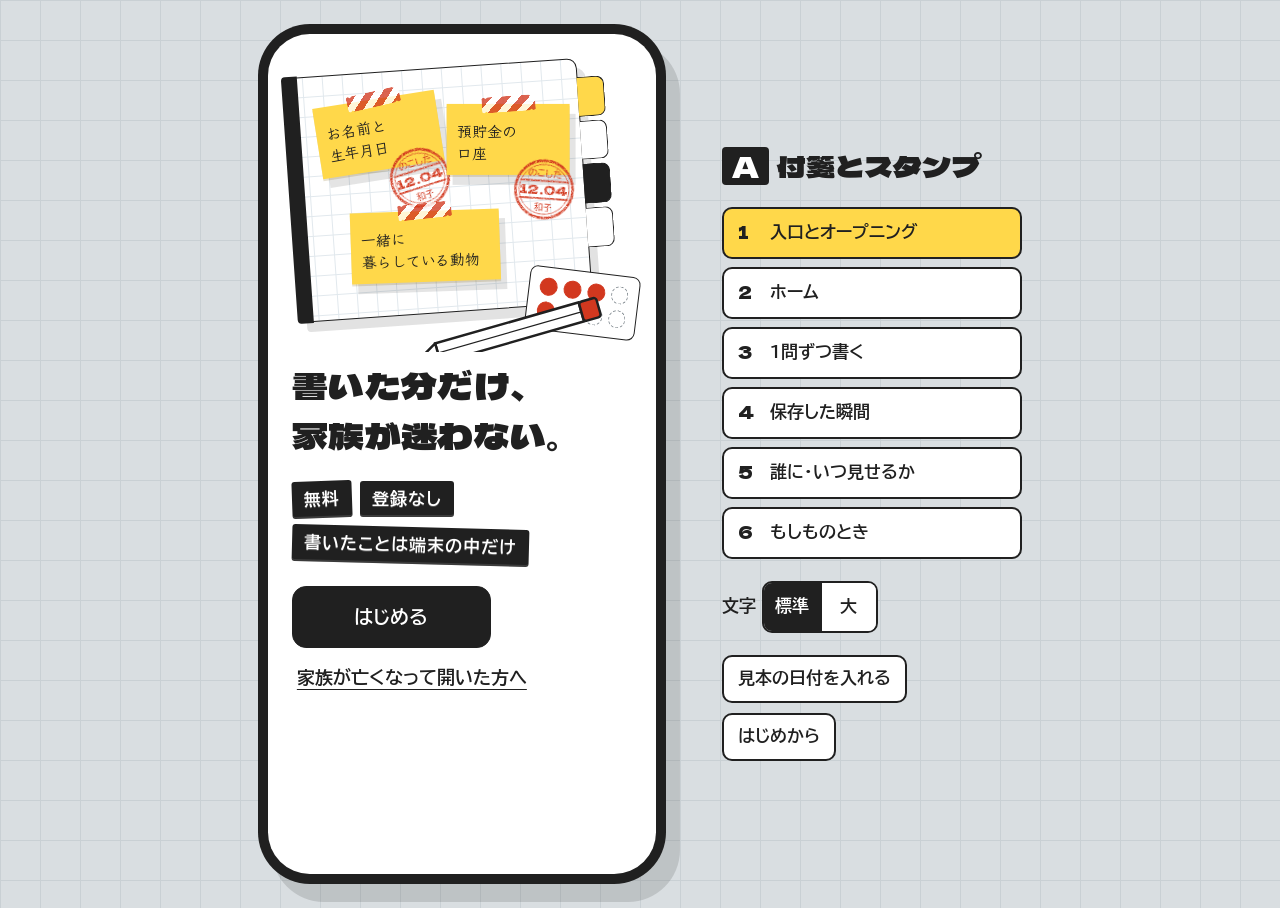
<file: design/sticker.html>
<!doctype html>
<html lang="ja" data-size="m">
<head>
<meta charset="utf-8">
<meta name="viewport" content="width=device-width, initial-scale=1, viewport-fit=cover">
<meta name="robots" content="noindex">
<meta name="theme-color" content="#ffffff">
<meta name="color-scheme" content="light only">
<title>のこす手帖 付箋とスタンプ</title>
<link rel="preconnect" href="https://fonts.googleapis.com">
<link rel="preconnect" href="https://fonts.gstatic.com" crossorigin>
<link href="https://fonts.googleapis.com/css2?family=BIZ+UDPGothic:wght@400;700&family=Dela+Gothic+One&family=Klee+One:wght@600&display=swap" rel="stylesheet">
<style>
/* ─────────────────────────────────────────
   のこす手帖　試作A「付箋とスタンプ」
   インクは3色だけ：墨・付箋の黄・朱肉の朱。
   朱は「のこした」しるし（保存ボタン・済み印・シール）にだけ使う。
   ───────────────────────────────────────── */
:root {
  --ink: #202020;        /* 墨：文字・線・主ボタン */
  --sub: #4b4b4b;        /* 補足の文字（白地で 8.6:1） */
  --paper: #ffffff;      /* 紙 */
  --grid: #e1e8ed;       /* 方眼の罫（飾り。文字には使わない） */
  --rule: #b6c4ce;       /* 罫線ノートの線 */
  --yellow: #ffd84a;     /* 付箋 */
  --shu: #d2381f;        /* 朱肉（白文字で 4.9:1） */
  --line: #848c92;       /* 点線の輪郭（白地で 3.4:1） */
  --desk: #d9dee1;       /* PC で見るときの机（カッティングマット） */
  --f-body: "BIZ UDPGothic", "Hiragino Sans", "Yu Gothic UI", Meiryo, sans-serif;
  --f-disp: "Dela Gothic One", "BIZ UDPGothic", sans-serif;
  --f-hand: "Klee One", "BIZ UDPGothic", sans-serif;
  --spring: cubic-bezier(.3, 1.75, .5, 1);
  --out: cubic-bezier(.2, .8, .2, 1);
}
html { font-size: 17px; -webkit-text-size-adjust: 100%; }
html[data-size="l"] { font-size: 21px; }
* { box-sizing: border-box; }
body {
  margin: 0; color: var(--ink); font-family: var(--f-body); font-size: 1rem; line-height: 1.7;
  background-color: var(--desk);
  background-image:
    linear-gradient(#c9d0d4 1px, transparent 1px),
    linear-gradient(90deg, #c9d0d4 1px, transparent 1px);
  background-size: 40px 40px;
}
button, input, select, textarea { font: inherit; color: inherit; }
button { cursor: pointer; }
h1, h2, h3, p { margin: 0; }
h1, h2, h3, .q-title, .btn, .opt, .tt, .in-note .q, .mini { word-break: auto-phrase; text-wrap: pretty; }
[hidden] { display: none !important; }
:focus-visible { outline: 3px solid var(--ink); outline-offset: 3px; }
[tabindex="-1"]:focus { outline: none; }
.vh { position: absolute; width: 1px; height: 1px; overflow: hidden; clip: rect(0 0 0 0); white-space: nowrap; }

/* ── 机と端末の枠（PC） ── */
.stage { min-height: 100vh; display: flex; align-items: center; justify-content: center; gap: 56px; padding: 24px; }
.phone { flex: none; width: 410px; height: 864px; padding: 10px; border-radius: 52px; background: var(--ink); box-shadow: 14px 18px 0 rgba(32, 32, 32, .14); }
.app { position: relative; width: 100%; height: 100%; overflow: hidden; border-radius: 42px; background: var(--paper); container-type: inline-size; }

.panel { width: 300px; display: grid; gap: 22px; align-content: start; }
.pn-title { font-family: var(--f-disp); font-weight: 400; font-size: 1.7rem; line-height: 1.3; }
.pn-title span { display: inline-block; background: var(--ink); color: #fff; padding: 0 10px; margin-right: 8px; border-radius: 4px; }
.pn-list { list-style: none; margin: 0; padding: 0; display: grid; gap: 8px; counter-reset: s; }
.pn-list button {
  width: 100%; min-height: 52px; display: flex; align-items: center; gap: 12px; text-align: left;
  padding: 6px 14px; border: 2px solid var(--ink); border-radius: 10px; background: #fff; font-weight: 700;
}
.pn-list button::before { counter-increment: s; content: counter(s); font-family: var(--f-disp); font-weight: 400; min-width: 1.2em; }
.pn-list button[aria-current="true"] { background: var(--yellow); }
.pn-row { display: flex; flex-wrap: wrap; gap: 10px; align-items: center; }
.pn-small { min-height: 48px; padding: 0 14px; border: 2px solid var(--ink); border-radius: 10px; background: #fff; font-weight: 700; }

@media (max-width: 759px) {
  body { background: var(--paper); }
  .stage { display: block; padding: 0; min-height: 0; }
  .phone { width: 100%; height: 100vh; height: 100dvh; padding: 0; border-radius: 0; background: none; box-shadow: none; zoom: 1 !important; }
  .app { border-radius: 0; }
  .panel { display: none; }
}

/* ── 共通：紙 ── */
.grid {
  background-color: var(--paper);
  background-image: linear-gradient(var(--grid) 1px, transparent 1px), linear-gradient(90deg, var(--grid) 1px, transparent 1px);
  background-size: 20px 20px; background-position: -1px -1px;
}
.hand { font-family: var(--f-hand); font-weight: 600; }
.disp { font-family: var(--f-disp); font-weight: 400; letter-spacing: .01em; }

/* ── 画面の切り替え ── */
.screen { position: absolute; inset: 0; display: flex; flex-direction: column; visibility: hidden; opacity: 0; transition: opacity .28s ease, visibility 0s linear .28s; }
.screen.on { visibility: visible; opacity: 1; transition: opacity .28s ease, visibility 0s; }
.scroll { flex: 1; overflow-x: hidden; overflow-y: auto; overscroll-behavior: contain; -webkit-overflow-scrolling: touch; }
.screen.has-tabs .scroll { padding-bottom: 96px; }

/* ── 押したとき：少しつぶれて、ばねで戻る ── */
.press { transition: transform .42s var(--spring), background-color .15s; transform-origin: 50% 70%; }
.press:active { transform: scale(1.03, .9); transition: transform .07s ease-out; }

/* ── ボタン ── */
.btn {
  display: inline-flex; align-items: center; justify-content: center; gap: 8px;
  min-height: 56px; padding: 6px 26px; border-radius: 14px; border: 2px solid var(--ink);
  font-weight: 700; font-size: 1.05rem; line-height: 1.35; text-align: center; background: #fff;
}
.btn.ink { background: var(--ink); color: #fff; }
.btn.shu { background: var(--shu); border-color: var(--shu); color: #fff; }
.btn.text { border-color: transparent; background: transparent; text-decoration: underline; text-underline-offset: 5px; padding: 6px 4px; min-height: 48px; }

/* ── 付箋とマスキングテープ ── */
.sticky { position: relative; background: var(--yellow); box-shadow: 0 2px 0 rgba(120, 90, 0, .18), 6px 10px 0 rgba(32, 32, 32, .12); }
.tape {
  position: absolute; top: -15px; left: 50%; width: 112px; height: 30px; margin-left: -56px; transform: rotate(-4deg);
  background: repeating-linear-gradient(-45deg, rgba(210, 56, 31, .78) 0 7px, rgba(255, 255, 255, .78) 7px 14px);
  clip-path: polygon(0 8%, 4% 0, 8% 10%, 12% 0, 88% 0, 92% 10%, 96% 0, 100% 8%, 100% 92%, 96% 100%, 92% 90%, 88% 100%, 12% 100%, 8% 90%, 4% 100%, 0 92%);
}

/* ── ラベルテープ（テプラ／ダイモ） ── */
.label-tape { display: inline-block; background: var(--ink); color: #fff; font-weight: 700; padding: 4px 12px; border-radius: 3px; letter-spacing: .06em; text-shadow: 0 1px 0 rgba(255, 255, 255, .25); box-shadow: inset 0 -2px 0 rgba(255, 255, 255, .12); }

/* ── 丸シール ── */
.dot { width: 22px; height: 22px; border-radius: 50%; border: 2px dashed var(--line); flex: none; }
.dot.on { background: var(--shu); border: 2px solid var(--shu); }

/* ── スタンプ（日付印） ── */
.stamp { width: 112px; height: 112px; transform: rotate(-12deg); pointer-events: none; }

/* ───────── 1. オープニング ───────── */
#s-intro { z-index: 20; }
.skip { position: absolute; top: 18px; right: 16px; z-index: 3; min-height: 48px; padding: 0 18px; border: 2px solid var(--ink); border-radius: 999px; background: #fff; font-weight: 700; }
.in-stage { position: relative; flex: 1; }
.in-tape { position: absolute; top: 132px; left: -20px; width: 66%; height: 34px; transform: rotate(-8deg); transform-origin: left center;
  background: repeating-linear-gradient(-45deg, rgba(210, 56, 31, .8) 0 9px, rgba(255, 255, 255, .8) 9px 18px); }
.in-note { position: absolute; top: 190px; left: 50%; width: 270px; margin-left: -135px; padding: 26px 24px 30px; transform: rotate(-3deg); }
.in-note .l { font-weight: 700; }
.in-note .q { font-size: 1.5rem; line-height: 1.45; margin-top: 6px; }
.in-stamp { position: absolute; top: 330px; left: 50%; margin-left: 40px; }
.in-title { position: absolute; left: 24px; right: 24px; bottom: 120px; }
.in-title span { text-shadow: none; display: inline-block; font-size: min(3rem, 13cqi); line-height: 1.25; padding: 10px 18px 12px; }
.intro.play .in-tape { animation: tapeIn .32s var(--out) .12s both; }
.intro.play .in-note { animation: noteDrop .72s .3s both; }
.intro.play .in-stamp { animation: stampIn .5s 1.05s both; }
.intro.play .in-title span { animation: labelOut .5s steps(9, end) 1.7s both; }
@keyframes tapeIn { from { transform: rotate(-8deg) scaleX(0); } to { transform: rotate(-8deg) scaleX(1); } }
@keyframes noteDrop {
  0% { transform: translateY(-150%) rotate(-16deg); opacity: 0; animation-timing-function: cubic-bezier(.55, 0, .8, .2); }
  56% { transform: translateY(0) rotate(-3deg) scale(1.05, .88); opacity: 1; }
  76% { transform: rotate(-3deg) scale(.98, 1.03); }
  100% { transform: rotate(-3deg) scale(1); opacity: 1; }
}
@keyframes stampIn {
  0% { transform: scale(2.4) rotate(-34deg); opacity: 0; }
  58% { transform: scale(.93) rotate(-12deg); opacity: 1; }
  80% { transform: scale(1.03) rotate(-12deg); }
  100% { transform: scale(1) rotate(-12deg); opacity: 1; }
}
@keyframes labelOut { from { clip-path: inset(0 100% 0 0); } to { clip-path: inset(0 0 0 0); } }
.app.shake { animation: shake .26s linear; }
@keyframes shake { 0%,100% { transform: none; } 20% { transform: translate(-3px, 2px); } 45% { transform: translate(3px, -2px); } 70% { transform: translate(-2px, 1px); } }

/* ───────── 2. 始める画面 ───────── */
.scene { position: relative; height: 320px; flex: none; overflow: hidden; }
.nb { position: absolute; left: 22px; top: 34px; width: 296px; height: 246px; border: 2px solid var(--ink); border-radius: 4px 10px 10px 4px; transform: rotate(-4deg); box-shadow: 8px 10px 0 rgba(32, 32, 32, .13); }
.nb::before { content: ""; position: absolute; left: -2px; top: -2px; bottom: -2px; width: 16px; background: var(--ink); border-radius: 4px 0 0 4px; }
.nb-tab { position: absolute; right: -28px; width: 28px; height: 40px; border: 2px solid var(--ink); border-left: 0; border-radius: 0 8px 8px 0; background: #fff; }
.nb-tab.y { background: var(--yellow); } .nb-tab.k { background: var(--ink); }
.mini { position: absolute; width: 124px; padding: 16px 10px 12px; font-family: var(--f-hand); font-weight: 600; font-size: 15px; line-height: 1.45; }
.mini .tape { width: 54px; height: 16px; margin-left: -27px; top: -8px; }
.mini-stamp { position: absolute; width: 64px; height: 64px; }
.sc-sheet { position: absolute; right: 18px; bottom: 18px; display: grid; grid-template-columns: repeat(4, 18px); gap: 6px; padding: 10px; background: #fff; border: 2px solid var(--ink); border-radius: 8px; transform: rotate(7deg); }
.sc-sheet .dot { width: 18px; height: 18px; }
.pencil { position: absolute; left: 150px; bottom: 6px; width: 190px; height: 30px; transform: rotate(-16deg); }
.start-body { padding: 8px 24px 28px; display: grid; gap: 22px; }
.start-head { font-size: min(2.15rem, 9.2cqi); line-height: 1.38; }
.facts { list-style: none; margin: 0; padding: 0; display: flex; flex-wrap: wrap; gap: 10px 8px; }
.facts li:nth-child(1) { transform: rotate(-2deg); } .facts li:nth-child(3) { transform: rotate(1.5deg); }
.start-actions { display: flex; flex-wrap: wrap; gap: 6px 18px; align-items: center; }
.start-actions .btn.ink { min-width: 200px; min-height: 62px; font-size: 1.15rem; }

/* ───────── 下のインデックスタブ ───────── */
.tabbar { position: absolute; left: 0; right: 0; bottom: 0; z-index: 8; display: grid; grid-template-columns: repeat(4, 1fr); gap: 6px; padding: 0 12px calc(10px + env(safe-area-inset-bottom)); background: #fff; border-top: 2px solid var(--ink); }
.tabbar[hidden] { display: none; }
.tab { min-height: 56px; border: 2px solid var(--ink); border-top: 0; border-radius: 0 0 12px 12px; background: #fff; font-weight: 700; padding: 4px 2px 6px; line-height: 1.3; }
.tab[aria-current="page"] { background: var(--yellow); min-height: 64px; }

/* ───────── 3. ホーム ───────── */
.hd { display: flex; flex-wrap: wrap; align-items: center; justify-content: space-between; gap: 8px 12px; padding: 22px 20px 6px; }
.hd h1 { font-size: 1.2rem; font-weight: 700; }
.size { display: inline-flex; align-items: center; gap: 6px; font-weight: 700; }
.size-b { display: inline-flex; border: 2px solid var(--ink); border-radius: 10px; overflow: hidden; }
.size-b button { min-height: 44px; min-width: 56px; padding: 0 10px; border: 0; background: #fff; font-weight: 700; }
.size-b button + button { border-left: 2px solid var(--ink); }
.size-b button[aria-pressed="true"] { background: var(--ink); color: #fff; }
.size-b button { min-height: 48px; }

.today { margin: 34px 22px 8px; padding: 30px 22px 24px; transform: rotate(-1.6deg); }
.today .date { font-weight: 700; }
.today .cat { position: absolute; top: -2px; right: 18px; transform: translateY(-100%); background: #fff; border: 2px solid var(--ink); border-bottom: 0; border-radius: 8px 8px 0 0; padding: 2px 12px; font-weight: 700; font-size: .9rem; }
.today h2 { font-size: 1.6rem; line-height: 1.45; margin: 8px 0 20px; font-weight: 700; }
.today .tape { left: 30%; }
.today .row { display: flex; flex-wrap: wrap; gap: 10px 16px; align-items: center; }
.today .stamp { position: absolute; right: 6px; bottom: -14px; width: 104px; height: 104px; }
.today.done h2 { margin-right: 70px; }
.today .lift { will-change: transform; }

.kept { margin: 30px 20px 0; }
.kept h2 { font-size: 1.1rem; font-weight: 700; display: flex; align-items: baseline; gap: 10px; flex-wrap: wrap; }
.kept h2 b { font-family: var(--f-disp); font-weight: 400; font-size: 2.1rem; line-height: 1; }
.sheet-dots { margin-top: 12px; padding: 16px; border: 2px solid var(--ink); border-radius: 12px; background: #fff; display: grid; grid-template-columns: repeat(auto-fill, 22px); gap: 8px; justify-content: space-between; }
.dot.pop { animation: pop .55s var(--spring) both; }
@keyframes pop { 0% { transform: scale(0); } 100% { transform: scale(1); } }
.home-more { margin: 18px 20px 0; display: flex; flex-wrap: wrap; gap: 10px; }

/* ───────── 4. 1問ずつ書く ───────── */
.wtop { display: flex; align-items: center; justify-content: space-between; gap: 10px; padding: 14px 14px 10px 16px; border-bottom: 2px solid var(--ink); background: #fff; flex-wrap: wrap; }
.wtop .back { min-height: 48px; padding: 0 14px; border: 2px solid var(--ink); border-radius: 10px; background: #fff; font-weight: 700; }
.wtop .pos { font-weight: 700; }
.book { flex: 1; display: flex; min-height: 0; }
.pagewrap { flex: 1; min-width: 0; position: relative; border-right: 2px solid var(--ink); overflow: hidden; }
.page { position: absolute; inset: 0; overflow-y: auto; padding: 24px 18px 32px 20px; transform-origin: left center; }
.vtabs { width: 48px; flex: none; display: flex; flex-direction: column; gap: 5px; padding: 14px 0; overflow-y: auto; background: #fff; }
.vtab { writing-mode: vertical-rl; min-height: 60px; width: 44px; padding: 8px 0; border: 2px solid var(--ink); border-left: 0; border-radius: 0 10px 10px 0; background: #fff; font-weight: 700; font-size: .9rem; letter-spacing: .12em; position: relative; line-height: 1; }
.vtab[aria-selected="true"] { background: var(--yellow); width: 48px; }
.vtab .fin { position: absolute; left: 50%; bottom: -5px; width: 12px; height: 12px; margin-left: -6px; border-radius: 50%; background: var(--shu); border: 2px solid #fff; }
.q-today { display: inline-block; background: var(--yellow); font-weight: 700; padding: 2px 12px; transform: rotate(-2deg); margin-bottom: 12px; box-shadow: 3px 3px 0 rgba(32, 32, 32, .12); }
.q-read { background: #fff; border: 2px solid var(--ink); transform: none; box-shadow: none; }
.q-title { font-size: 1.45rem; line-height: 1.5; font-weight: 700; padding-right: 8px; }
.page.kept-mark .q-title { padding-right: 62px; }
.page-stamp { position: absolute; top: 10px; right: 6px; width: 70px; height: 70px; }
.hint-btn { margin-top: 8px; min-height: 48px; padding: 0 2px; border: 0; background: none; font-weight: 700; text-decoration: underline; text-underline-offset: 5px; }
.hint { margin-top: 4px; padding: 12px 14px; background: #fff; border: 2px dashed var(--line); border-radius: 8px; }
.answer { margin-top: 22px; display: grid; gap: 14px; }
.fl { display: grid; gap: 4px; }
.fl > span { font-weight: 700; font-size: .9rem; }
.in { width: 100%; min-height: 52px; padding: 8px 4px 6px; border: 0; border-bottom: 2px solid var(--ink); border-radius: 0; background: transparent; font-family: var(--f-hand); font-weight: 600; font-size: 1.15rem; }
.in::placeholder { color: #6b6b6b; font-family: var(--f-body); font-weight: 400; font-size: .95rem; }
select.in { font-family: var(--f-body); font-weight: 700; font-size: 1rem; border: 2px solid var(--ink); border-radius: 10px; padding: 8px 12px; background: #fff; }
.ruled { width: 100%; min-height: calc(2.3rem * 4 + 4px); resize: vertical; border: 0; border-top: 2px solid var(--rule); padding: 0 4px; font-family: var(--f-hand); font-weight: 600; font-size: 1.15rem; line-height: 2.3rem;
  background-image: linear-gradient(transparent calc(2.3rem - 2px), var(--rule) calc(2.3rem - 2px)); background-size: 100% 2.3rem; background-attachment: local; background-color: transparent; }
.rep { display: grid; gap: 10px; padding: 14px 0 16px; border-bottom: 2px dashed var(--line); }
.rep:first-child { padding-top: 0; }
.add { justify-self: start; }
.opts { display: grid; gap: 10px; }
.opt { display: flex; align-items: center; gap: 12px; min-height: 56px; padding: 8px 14px; border: 2px solid var(--ink); border-radius: 12px; background: #fff; text-align: left; font-weight: 700; line-height: 1.45; }
.opt .mk { flex: none; width: 24px; height: 24px; border: 2px solid var(--ink); border-radius: 50%; display: grid; place-items: center; background: #fff; }
.opt.chk .mk { border-radius: 5px; }
.opt[aria-checked="true"] { background: var(--yellow); }
.opt[aria-checked="true"] .mk::after { content: ""; width: 12px; height: 12px; border-radius: 50%; background: var(--ink); }
.opt.chk[aria-checked="true"] .mk::after { width: 12px; height: 7px; border-radius: 0; background: none; border-left: 3px solid var(--ink); border-bottom: 3px solid var(--ink); transform: translateY(-2px) rotate(-45deg); }
.read-a { display: grid; gap: 6px; font-size: 1.15rem; line-height: 1.6; }
.read-empty { color: var(--sub); }
.later-note { margin-top: 14px; display: inline-block; border: 2px dashed var(--line); border-radius: 6px; padding: 2px 10px; font-weight: 700; }
.wbar { display: grid; grid-template-columns: auto auto 1fr; gap: 8px; padding: 10px 12px calc(10px + env(safe-area-inset-bottom)); border-top: 2px solid var(--ink); background: #fff; }
.wbar .btn { padding: 6px 14px; }
.readbar { grid-template-columns: 1fr 1fr; }

/* ───────── 5. いちばん大事な瞬間 ───────── */
#s-moment { z-index: 15; }
.m-stage { position: relative; padding-bottom: 84px; }
.m-spine { position: absolute; left: 0; top: 0; bottom: 0; width: 14px; background: var(--ink); z-index: 1; }
.m-note { position: relative; margin: 64px auto 0; width: 284px; padding: 28px 22px 50px; transform: rotate(-2.5deg); }
.m-note .q { font-weight: 700; font-size: 1.1rem; line-height: 1.45; }
.m-note .a { margin-top: 10px; font-size: 1.2rem; line-height: 1.55; display: -webkit-box; -webkit-line-clamp: 3; -webkit-box-orient: vertical; overflow: hidden; }
.m-stamp { position: absolute; right: -34px; bottom: -66px; width: 122px; height: 122px; }
.m-body { padding: 4px 24px 24px 30px; display: grid; gap: 14px; }
.m-head { font-size: min(2rem, 8.6cqi); line-height: 1.35; }
.m-who { font-size: 1.05rem; }
.m-count { display: flex; align-items: center; gap: 10px; font-weight: 700; }
.m-count .dot { width: 26px; height: 26px; }
.m-count b { font-family: var(--f-disp); font-weight: 400; font-size: 1.5rem; }
.m-actions { display: flex; flex-wrap: wrap; gap: 10px; margin-top: 6px; }
#s-moment.play .m-note { animation: mDrop .62s .08s both; }
#s-moment.play .tape { animation: mTape .25s var(--out) .62s both; }
#s-moment.play .m-stamp { animation: stampIn .46s .74s both; }
#s-moment.play .m-head { animation: up .4s var(--out) 1.08s both; }
#s-moment.play .m-who { animation: up .4s var(--out) 1.22s both; }
#s-moment.play .m-count .dot { animation: pop .55s var(--spring) 1.36s both; }
#s-moment.play .m-count b, #s-moment.play .m-count span { animation: fade .3s 1.36s both; }
#s-moment.play .m-actions { animation: fade .3s 1.5s both; }
@keyframes mDrop {
  0% { transform: translateY(-120%) rotate(-12deg) scale(1.08); opacity: 0; animation-timing-function: cubic-bezier(.55, 0, .8, .2); }
  60% { transform: translateY(0) rotate(-2.5deg) scale(1.05, .9); opacity: 1; }
  80% { transform: rotate(-2.5deg) scale(.98, 1.03); }
  100% { transform: rotate(-2.5deg); opacity: 1; }
}
@keyframes mTape { from { transform: rotate(-4deg) scaleX(0); } to { transform: rotate(-4deg) scaleX(1); } }
@keyframes up { from { transform: translateY(14px); opacity: 0; } to { transform: none; opacity: 1; } }
@keyframes fade { from { opacity: 0; } to { opacity: 1; } }

/* 小さく押す（ふだんの保存） */
.page-stamp.hit { animation: stampSmall .4s both; }
@keyframes stampSmall { 0% { transform: scale(2) rotate(-30deg); opacity: 0; } 60% { transform: scale(.94) rotate(-12deg); opacity: 1; } 100% { transform: scale(1) rotate(-12deg); opacity: 1; } }

/* ───────── 6. 誰に・いつ見せるか ───────── */
.ttl { padding: 24px 20px 4px; font-size: 1.45rem; font-weight: 700; line-height: 1.45; }
.people { display: flex; gap: 8px; padding: 14px 20px 0; border-bottom: 2px solid var(--ink); margin: 0 0 4px; }
.person { flex: 1; min-height: 60px; border: 2px solid var(--ink); border-bottom: 0; border-radius: 12px 12px 0 0; background: #fff; font-weight: 700; padding: 6px 8px; line-height: 1.35; margin-bottom: -2px; }
.person[aria-selected="true"] { background: var(--yellow); position: relative; padding-bottom: 8px; }
.person span { display: block; font-size: .9rem; }
.cats { list-style: none; margin: 0; padding: 6px 20px 0; }
.catrow { width: 100%; display: flex; flex-wrap: wrap; align-items: center; justify-content: space-between; gap: 6px 12px; min-height: 64px; padding: 10px 2px; border: 0; border-bottom: 2px dashed var(--line); background: none; text-align: left; font-weight: 700; }
.chip { display: inline-flex; align-items: center; min-height: 36px; padding: 2px 12px; border: 2px solid var(--ink); border-radius: 6px; font-weight: 700; font-size: .9rem; line-height: 1.3; background: #fff; }
.st-now { background: var(--yellow); }
.st-incapacity { background: repeating-linear-gradient(-45deg, #fff 0 6px, #ececec 6px 9px); }
.st-after { background: var(--ink); color: #fff; }
.st-never { border-style: dashed; border-color: var(--line); color: var(--sub); text-decoration: line-through; text-decoration-thickness: 2px; }
.chip.bump { animation: pop .45s var(--spring) both; }
.sheetpro { margin: 26px 20px 0; display: grid; grid-template-columns: 104px 1fr; gap: 16px; align-items: center; }
.sheetpro h3 { font-size: 1.15rem; margin-bottom: 8px; }
.thumb { position: relative; width: 104px; height: 140px; background: #fff; border: 2px solid var(--ink); border-radius: 3px; transform: rotate(-3deg); box-shadow: 6px 7px 0 rgba(32, 32, 32, .13); padding: 12px 10px; display: grid; gap: 6px; align-content: start; }
.thumb i { display: block; height: 5px; background: var(--ink); border-radius: 2px; }
.thumb i.s { width: 60%; } .thumb i.g { background: #c6ccd0; }
.thumb .seal { position: absolute; right: 6px; top: 6px; width: 26px; height: 26px; }

/* 下から出るシート（時期をえらぶ） */
.ov { position: absolute; inset: 0; z-index: 30; background: rgba(32, 32, 32, .55); display: flex; align-items: flex-end; opacity: 0; visibility: hidden; transition: opacity .22s, visibility 0s .22s; }
.ov.on { opacity: 1; visibility: visible; transition: opacity .22s; }
.pick { width: 100%; background: #fff; border-top: 2px solid var(--ink); border-radius: 20px 20px 0 0; padding: 22px 20px calc(18px + env(safe-area-inset-bottom)); transform: translateY(30px); transition: transform .34s var(--spring); max-height: 92%; overflow-y: auto; }
.ov.on .pick { transform: none; }
.pick h2 { font-size: 1.2rem; line-height: 1.5; margin-bottom: 14px; }
.pick .opt .chip { margin-left: auto; }
.pick .close { margin-top: 14px; }

/* 受け渡しシート */
.sheetov { align-items: stretch; flex-direction: column; background: rgba(32, 32, 32, .62); }
.sheet-scroll { flex: 1; overflow-y: auto; padding: 22px 16px 16px; }
.paper { background: #fff; border-radius: 3px; padding: 22px 20px 28px; box-shadow: 0 0 0 2px var(--ink), 8px 10px 0 rgba(0, 0, 0, .25); transform: translateY(40px); opacity: 0; transition: transform .5s var(--out), opacity .3s; position: relative; }
.ov.on .paper { transform: none; opacity: 1; }
.paper .seal { position: absolute; right: 16px; top: 16px; width: 54px; height: 54px; transform: rotate(-8deg); }
.paper h2 { font-size: 1.2rem; padding-right: 64px; line-height: 1.5; }
.paper .to { margin-top: 6px; font-weight: 700; font-size: 1.1rem; }
.stages { display: flex; flex-wrap: wrap; gap: 6px; margin: 16px 0 6px; }
.stages button { min-height: 48px; padding: 4px 12px; border: 2px solid var(--ink); border-radius: 10px; background: #fff; font-weight: 700; font-size: .9rem; line-height: 1.3; }
.stages button[aria-pressed="true"] { background: var(--ink); color: #fff; }
.psec { margin-top: 18px; }
.psec h3 { display: inline-block; font-size: 1rem; background: var(--yellow); padding: 2px 10px; margin-bottom: 6px; }
.psec dl { margin: 0; display: grid; gap: 8px; }
.psec dt { font-weight: 700; font-size: .9rem; }
.psec dd { margin: 0; font-family: var(--f-hand); font-weight: 600; font-size: 1.05rem; line-height: 1.55; }
.psec .none { color: var(--sub); }
.notin { margin-top: 20px; padding-top: 12px; border-top: 2px dashed var(--line); }
.sheet-bar { display: flex; flex-wrap: wrap; gap: 8px; padding: 12px 16px calc(12px + env(safe-area-inset-bottom)); background: #fff; border-top: 2px solid var(--ink); }
.sheet-bar .btn { flex: 1 1 auto; padding: 6px 14px; }

.toast { position: absolute; left: 16px; right: 16px; bottom: 100px; z-index: 40; background: var(--ink); color: #fff; font-weight: 700; padding: 14px 16px; border-radius: 12px; opacity: 0; visibility: hidden; transition: opacity .2s, visibility 0s .2s; }
.toast.on { opacity: 1; visibility: visible; transition: opacity .2s; }

/* ───────── 7. もしものとき（落ち着いて） ───────── */
#s-mosimo { background: #fff; }
.calm { padding: 26px 20px 0; display: grid; gap: 14px; }
.calm h2 { font-size: 1.45rem; font-weight: 700; }
.datef { display: grid; gap: 6px; }
.datef span { font-weight: 700; }
.datef input { min-height: 56px; padding: 6px 12px; border: 2px solid var(--ink); border-radius: 10px; font-size: 1.15rem; font-weight: 700; background: #fff; max-width: 100%; }
.groups { padding: 6px 20px 0; }
.grp { margin-top: 26px; }
.grp h3 { font-size: 1.1rem; padding-bottom: 6px; border-bottom: 2px solid var(--ink); }
.task { padding: 12px 0 10px; border-bottom: 1px solid #c6ccd0; }
.tk { display: flex; gap: 12px; align-items: center; cursor: pointer; min-height: 48px; }
.tk input { position: absolute; opacity: 0; width: 1px; height: 1px; }
.tk .box { flex: none; width: 30px; height: 30px; border: 2px solid var(--ink); border-radius: 6px; display: grid; place-items: center; background: #fff; }
.tk input:checked + .box::after { content: ""; width: 14px; height: 8px; border-left: 3px solid var(--ink); border-bottom: 3px solid var(--ink); transform: translateY(-2px) rotate(-45deg); }
.tk input:focus-visible + .box { outline: 3px solid var(--ink); outline-offset: 3px; }
.tk .tt { font-weight: 700; line-height: 1.55; }
.tk input:checked ~ .tt { text-decoration: line-through; text-decoration-thickness: 2px; color: var(--sub); }
.due { margin: 4px 0 0 42px; }
.due b { font-weight: 700; }
.task details { margin-left: 42px; }
.task summary { min-height: 48px; display: inline-flex; align-items: center; font-weight: 700; text-decoration: underline; text-underline-offset: 5px; cursor: pointer; list-style: none; }
.task summary::-webkit-details-marker { display: none; }
.task details p { margin-bottom: 8px; }
.src { display: inline-block; border: 2px solid var(--ink); border-radius: 6px; padding: 0 8px; font-weight: 700; font-size: .9rem; margin-bottom: 6px; }
.calm-foot { padding: 22px 20px 0; }

/* ───────── 動きを減らす設定：移動・拡大を消し、フェードは残す ───────── */
@media (prefers-reduced-motion: reduce) {
  .press, .press:active { transform: none !important; transition: background-color .15s; }
  .intro.play .in-tape, .intro.play .in-note, .intro.play .in-stamp, .intro.play .in-title span,
  #s-moment.play .m-note, #s-moment.play .tape, #s-moment.play .m-stamp, #s-moment.play .m-head, #s-moment.play .m-who,
  #s-moment.play .m-count .dot, .dot.pop, .chip.bump, .page-stamp.hit { animation-name: fade !important; animation-timing-function: ease !important; }
  .app.shake { animation: none; }
  .pick, .paper { transform: none !important; transition: opacity .25s; }
}
</style>
</head>
<body>

<!-- スタンプ（日付印）。文字はあとで日付と名前を入れる -->
<svg width="0" height="0" style="position:absolute" aria-hidden="true" focusable="false">
  <defs>
    <filter id="inkgrain" x="-5%" y="-5%" width="110%" height="110%">
      <feTurbulence type="fractalNoise" baseFrequency="0.85" numOctaves="2" seed="7" result="n"/>
      <feColorMatrix in="n" type="matrix" values="0 0 0 0 0  0 0 0 0 0  0 0 0 0 0  -2.6 0 0 0 2.15" result="m"/>
      <feComposite in="SourceGraphic" in2="m" operator="in"/>
    </filter>
    <symbol id="stampSym" viewBox="0 0 120 120">
      <g filter="url(#inkgrain)" fill="none" stroke="#d2381f">
        <circle cx="60" cy="60" r="54" stroke-width="5"/>
        <circle cx="60" cy="60" r="47" stroke-width="1.6"/>
        <line x1="14" y1="44" x2="106" y2="44" stroke-width="3"/>
        <line x1="14" y1="77" x2="106" y2="77" stroke-width="3"/>
        <g fill="#d2381f" stroke="none" font-family="BIZ UDPGothic, sans-serif" font-weight="700" text-anchor="middle">
          <text x="60" y="36" font-size="17">のこした</text>
          <text id="stDate" x="60" y="70" font-size="25" font-family="Dela Gothic One, sans-serif" font-weight="400">10.25</text>
          <text x="60" y="100" font-size="17">和子</text>
        </g>
      </g>
    </symbol>
    <symbol id="sealSym" viewBox="0 0 60 60">
      <g filter="url(#inkgrain)">
        <circle cx="30" cy="30" r="26" fill="none" stroke="#d2381f" stroke-width="3.5"/>
        <text x="30" y="27" font-size="15" text-anchor="middle" fill="#d2381f" font-family="BIZ UDPGothic, sans-serif" font-weight="700">山</text>
        <text x="30" y="44" font-size="15" text-anchor="middle" fill="#d2381f" font-family="BIZ UDPGothic, sans-serif" font-weight="700">田</text>
      </g>
    </symbol>
  </defs>
</svg>

<div class="stage">
  <div class="phone" id="phone">
    <div class="app" id="app">

      <!-- 1. オープニング（初めてのときだけ・3秒以内） -->
      <section class="screen intro grid" id="s-intro" aria-label="オープニング">
        <button class="skip press" id="skip" type="button">とばす</button>
        <div class="in-stage" aria-hidden="true">
          <span class="in-tape"></span>
          <div class="in-note sticky"><p class="l">今日の1問</p><p class="q hand">お名前と生年月日</p></div>
          <svg class="in-stamp stamp"><use href="#stampSym"/></svg>
          <p class="in-title"><span class="label-tape disp">のこす手帖</span></p>
        </div>
      </section>

      <!-- 2. 始める -->
      <section class="screen" id="s-start" aria-label="はじめる">
        <div class="scroll">
          <div class="scene" aria-hidden="true">
            <div class="nb grid">
              <span class="nb-tab y" style="top:18px"></span>
              <span class="nb-tab" style="top:62px"></span>
              <span class="nb-tab k" style="top:106px"></span>
              <span class="nb-tab" style="top:150px"></span>
              <div class="mini sticky" style="left:30px;top:26px;transform:rotate(-5deg)"><span class="tape"></span>お名前と<br>生年月日</div>
              <svg class="mini-stamp" style="left:98px;top:76px;transform:rotate(-14deg)"><use href="#stampSym"/></svg>
              <div class="mini sticky" style="left:160px;top:40px;transform:rotate(4deg)"><span class="tape"></span>預貯金の<br>口座</div>
              <svg class="mini-stamp" style="left:222px;top:96px;transform:rotate(8deg)"><use href="#stampSym"/></svg>
              <div class="mini sticky" style="left:56px;top:142px;transform:rotate(2deg);width:150px"><span class="tape"></span>一緒に暮らしている動物</div>
            </div>
            <div class="sc-sheet">
              <span class="dot on"></span><span class="dot on"></span><span class="dot on"></span><span class="dot"></span>
              <span class="dot on"></span><span class="dot"></span><span class="dot"></span><span class="dot"></span>
            </div>
            <svg class="pencil" viewBox="0 0 190 30">
              <rect x="18" y="5" width="150" height="20" fill="#fff" stroke="#202020" stroke-width="2.5"/>
              <line x1="18" y1="15" x2="168" y2="15" stroke="#202020" stroke-width="1.2"/>
              <rect x="168" y="5" width="18" height="20" rx="3" fill="#d2381f" stroke="#202020" stroke-width="2.5"/>
              <polygon points="18,5 18,25 0,15" fill="#fff" stroke="#202020" stroke-width="2.5" stroke-linejoin="round"/>
              <polygon points="6,11.7 6,18.3 0,15" fill="#202020"/>
            </svg>
          </div>
          <div class="start-body">
            <h1 class="start-head disp" tabindex="-1">書いた分だけ、<br>家族が迷わない。</h1>
            <ul class="facts">
              <li class="label-tape">無料</li>
              <li class="label-tape">登録なし</li>
              <li class="label-tape">書いたことは端末の中だけ</li>
            </ul>
            <div class="start-actions">
              <button class="btn ink press" type="button" data-go="home" id="startBtn">はじめる</button>
              <button class="btn text press" type="button" data-go="mosimo">家族が亡くなって開いた方へ</button>
            </div>
          </div>
        </div>
      </section>

      <!-- 3. ホーム -->
      <section class="screen has-tabs" id="s-home" aria-label="ホーム">
        <div class="scroll">
          <header class="hd">
            <h1 tabindex="-1">和子さんの手帖</h1>
            <div class="size"><span>文字</span><span class="size-b" role="group" aria-label="文字の大きさ"><button type="button" data-size="m" aria-pressed="true">標準</button><button type="button" data-size="l" aria-pressed="false">大</button></span></div>
          </header>

          <article class="today sticky" id="today">
            <span class="tape"></span>
            <span class="cat" id="todayCat">わたしのこと</span>
            <p class="date" id="todayDate">10月25日の1問</p>
            <h2 id="todayQ">大切な書類の保管場所</h2>
            <div class="row" id="todayRow">
              <button class="btn ink press" type="button" id="writeToday">書く</button>
            </div>
            <svg class="stamp" id="todayStamp" hidden aria-label="のこした"><use href="#stampSym"/></svg>
          </article>

          <section class="kept" aria-labelledby="keptH">
            <h2 id="keptH">のこした問い <b id="keptN">12</b><span>/ 46</span></h2>
            <div class="sheet-dots" id="dots" role="img" aria-label="46問のうち12問"></div>
          </section>
          <div class="home-more">
            <button class="btn press" type="button" id="openBook">手帖をひらく</button>
          </div>
        </div>
      </section>

      <!-- 4. 1問ずつ書く -->
      <section class="screen" id="s-write" aria-label="手帖">
        <div class="wtop">
          <button class="back press" type="button" id="wBack">ホームへ</button>
          <span class="pos" id="wPos" aria-live="polite">わたしのこと　4 / 5</span>
        </div>
        <div class="book">
          <div class="pagewrap">
            <div class="page grid" id="page"></div>
          </div>
          <div class="vtabs" role="tablist" aria-label="カテゴリ" aria-orientation="vertical" id="vtabs"></div>
        </div>
        <div class="wbar" id="wbar">
          <button class="btn press" type="button" id="bPrev">戻る</button>
          <button class="btn press" type="button" id="bLater">あとで</button>
          <button class="btn ink press" type="button" id="bMain">次へ</button>
        </div>
        <div class="wbar readbar" id="rbar" hidden>
          <button class="btn press" type="button" id="rPrev">前の問い</button>
          <button class="btn ink press" type="button" id="rNext">次の問い</button>
        </div>
      </section>

      <!-- 5. 保存した瞬間 -->
      <section class="screen grid" id="s-moment" aria-label="のこしました">
        <span class="m-spine" aria-hidden="true"></span>
        <div class="scroll">
          <div class="m-stage">
            <div class="m-note sticky"><span class="tape"></span><p class="q" id="mQ"></p><p class="a hand" id="mA"></p>
              <svg class="m-stamp stamp" aria-hidden="true"><use href="#stampSym"/></svg></div>
          </div>
          <div class="m-body">
            <h2 class="m-head disp" id="mHead" tabindex="-1">1つ、のこしました。</h2>
            <p class="m-who" id="mWho"></p>
            <p class="m-count"><span class="dot on"></span><b id="mN">13</b><span>/ 46</span></p>
            <div class="m-actions">
              <button class="btn ink press" type="button" id="mHome">今日はここまで</button>
              <button class="btn press" type="button" id="mMore">もう1問書く</button>
            </div>
          </div>
        </div>
      </section>

      <!-- 6. 誰に・いつ見せるか -->
      <section class="screen has-tabs" id="s-share" aria-label="誰に・いつ見せるか">
        <div class="scroll">
          <h1 class="ttl" tabindex="-1">誰に・いつ見せるか</h1>
          <div class="people" role="tablist" aria-label="見せる人" id="people"></div>
          <ul class="cats" id="cats"></ul>
          <section class="sheetpro">
            <div class="thumb" aria-hidden="true"><svg class="seal"><use href="#sealSym"/></svg><i class="s"></i><i></i><i class="g"></i><i class="g"></i><i></i><i class="g"></i><i class="g s"></i><i></i><i class="g"></i></div>
            <div>
              <h3 id="shTitle">美紀さんの受け渡しシート</h3>
              <button class="btn ink press" type="button" id="openSheet">シートを見る</button>
            </div>
          </section>
        </div>
      </section>

      <!-- 7. もしものとき -->
      <section class="screen has-tabs" id="s-mosimo" aria-label="もしものとき">
        <div class="scroll">
          <div class="calm">
            <h1 tabindex="-1">もしものとき</h1>
            <p>和子さんが亡くなった日を入れると、手続きの期限が出ます。</p>
            <label class="datef"><span>亡くなった日</span><input type="date" id="deathDate"></label>
            <div><button class="btn press" type="button" id="readBook">和子さんの手帖を読む</button></div>
          </div>
          <div class="groups" id="groups"></div>
          <p class="calm-foot">期限は目安です。くわしくは、それぞれの窓口で確かめてください。</p>
        </div>
      </section>

      <nav class="tabbar" id="tabbar" aria-label="おもな画面" hidden>
        <button class="tab press" type="button" data-tab="home">ホーム</button>
        <button class="tab press" type="button" data-tab="book">手帖</button>
        <button class="tab press" type="button" data-tab="share">見せ方</button>
        <button class="tab press" type="button" data-tab="mosimo">もしも</button>
      </nav>

      <!-- 時期をえらぶ -->
      <div class="ov" id="pickOv" role="dialog" aria-modal="true" aria-labelledby="pickH">
        <div class="pick">
          <h2 id="pickH"></h2>
          <div class="opts" id="pickOpts" role="radiogroup" aria-labelledby="pickH"></div>
          <button class="btn press close" type="button" id="pickClose">閉じる</button>
        </div>
      </div>

      <!-- 受け渡しシート -->
      <div class="ov sheetov" id="sheetOv" role="dialog" aria-modal="true" aria-labelledby="pH">
        <div class="sheet-scroll">
          <article class="paper" id="paper"></article>
        </div>
        <div class="sheet-bar">
          <button class="btn ink press" type="button" data-toast="試作なので、印刷はしません。">印刷する</button>
          <button class="btn press" type="button" data-toast="試作なので、ファイルは作りません。">ファイルで渡す</button>
          <button class="btn press" type="button" id="sheetClose">閉じる</button>
        </div>
      </div>

      <div class="toast" id="toast" role="status" aria-live="polite"></div>
    </div>
  </div>

  <aside class="panel" aria-label="試作の操作">
    <h1 class="pn-title"><span>A</span>付箋とスタンプ</h1>
    <ol class="pn-list" id="pnList">
      <li><button type="button" data-jump="intro">入口とオープニング</button></li>
      <li><button type="button" data-jump="home">ホーム</button></li>
      <li><button type="button" data-jump="write">1問ずつ書く</button></li>
      <li><button type="button" data-jump="moment">保存した瞬間</button></li>
      <li><button type="button" data-jump="share">誰に・いつ見せるか</button></li>
      <li><button type="button" data-jump="mosimo">もしものとき</button></li>
    </ol>
    <div class="pn-row">
      <span class="size"><span>文字</span><span class="size-b" role="group" aria-label="文字の大きさ"><button type="button" data-size="m" aria-pressed="true">標準</button><button type="button" data-size="l" aria-pressed="false">大</button></span></span>
    </div>
    <div class="pn-row">
      <button class="pn-small" type="button" id="pnDate">見本の日付を入れる</button>
      <button class="pn-small" type="button" id="pnReset">はじめから</button>
    </div>
  </aside>
</div>

<script>
'use strict';
/* ───────── データ（app/js/questions.js・logic.js から） ───────── */
const CATS = [
  { id: 'me', name: 'わたしのこと', tab: 'わたし' },
  { id: 'family', name: '家族・大切な人', tab: '家族' },
  { id: 'money', name: 'お金と財産', tab: 'お金' },
  { id: 'insurance', name: '保険・年金', tab: '保険' },
  { id: 'medical', name: '医療・介護', tab: '医療' },
  { id: 'funeral', name: '葬儀・お墓', tab: '葬儀' },
  { id: 'will', name: '相続・遺言', tab: '相続' },
  { id: 'pet', name: 'ペット', tab: 'ペット' },
  { id: 'words', name: '家族へのことば', tab: 'ことば' },
];
const DCATS = [...CATS, { id: 'digital', name: 'デジタル遺品' }];
const RELATIONS = [['spouse','配偶者'],['son1','長男'],['daughter1','長女'],['son2','次男'],['daughter2','次女'],['child','子'],['childSpouse','子の配偶者'],['grandchild','孫'],['parent','親'],['sibling','兄弟姉妹'],['relative','その他の親族'],['friend','友人'],['neighbor','知人・近所の人'],['professional','専門家（弁護士・司法書士・税理士など）'],['other','その他']];
const o = (...a) => a.map(([v, l]) => ({ v, l }));
const so = (...l) => l.map((x) => ({ v: x, l: x }));
const Q = [
  { id: 'me.profile', cat: 'me', type: 'fields', title: 'お名前と生年月日', hint: '戸籍に書かれている漢字で書いておくと、手続きのときに確かめやすくなります。', fields: [{ k: 'name', l: '氏名' }, { k: 'kana', l: 'ふりがな' }, { k: 'birth', l: '生年月日', t: 'date' }] },
  { id: 'me.honseki', cat: 'me', type: 'text', title: '本籍地はどこですか', hint: '相続では、生まれてからの戸籍をすべて集めます。都道府県と市区町村だけでも助かります。', ph: '例：長野県松本市' },
  { id: 'me.living', cat: 'me', type: 'radio', title: 'いまの暮らし方', hint: '世帯主の変更届が必要かどうかの目安になります。', opts: o(['alone','ひとりで暮らしている'],['spouse','配偶者と暮らしている'],['children','子どもの家族と暮らしている'],['facility','施設で暮らしている'],['other','その他']) },
  { id: 'me.docs', cat: 'me', type: 'repeat', title: '大切な書類の保管場所', hint: '「どの引き出しか」だけで十分です。番号は書かなくてかまいません。', fields: [{ k: 'doc', l: '書類', t: 'select', opts: so('マイナンバーカード','健康保険証・資格確認書','年金証書・基礎年金番号通知書','通帳・キャッシュカード','実印・印鑑登録証','不動産の権利証（登記識別情報）','パスポート','運転免許証','その他') }, { k: 'place', l: '保管場所', ph: '例：居間のたんす 右上の引き出し' }] },
  { id: 'me.history', cat: 'me', type: 'textarea', title: '自分史のメモ（好きなもの・大事にしてきたこと）', hint: '書きたいときに、少しずつ。ひとことでもかまいません。' },
  { id: 'family.people', cat: 'family', type: 'repeat', title: '連絡してほしい家族・大切な人', hint: '名前と続柄だけでも登録できます。', fields: [{ k: 'name', l: 'お名前' }, { k: 'relation', l: '続柄', t: 'select', opts: RELATIONS.map(([v, l]) => ({ v, l })) }, { k: 'phone', l: '電話番号', t: 'tel' }, { k: 'memo', l: 'メモ', ph: '例：入院したら最初に連絡' }] },
  { id: 'family.first', cat: 'family', type: 'person', title: '入院や急なときに、まず連絡してほしい人', hint: '上で登録した人から選びます。まだいなければ、先に上の欄に登録してください。' },
  { id: 'family.notify', cat: 'family', type: 'radio', title: '亡くなったことを知らせてほしい範囲', hint: '家族葬にしたい場合も、知らせる範囲を決めておくと家族が迷いません。', opts: o(['family','家族・親族だけ'],['close','親しい友人まで'],['nengajo','年賀状をやりとりしている人まで'],['leave','家族に任せる']) },
  { id: 'family.addressbook', cat: 'family', type: 'check', title: '知らせてほしい人の連絡先がわかるもの', hint: '置き場所がわかれば、家族が連絡先を探せます。', opts: o(['nengajo','年賀状・はがきの束'],['phone','スマホの連絡先'],['notebook','住所録・手帳'],['pc','パソコンの住所録'],['none','特にない']) },
  { id: 'money.banks', cat: 'money', type: 'repeat', title: '預貯金の口座', hint: '「〇〇銀行に口座がある」だけで十分です。口座番号・暗証番号は書かないでください。', fields: [{ k: 'bank', l: '金融機関名', ph: '例：〇〇銀行、ゆうちょ銀行' }, { k: 'branch', l: '支店名' }, { k: 'kind', l: '種類', t: 'select', opts: o(['ordinary','普通預金'],['time','定期預金'],['both','普通と定期'],['other','その他・わからない']) }, { k: 'memo', l: 'メモ', ph: '例：年金の振込先' }] },
  { id: 'money.securities', cat: 'money', type: 'repeat', title: '株式・投資信託などの口座', hint: '証券会社の名前だけでもかまいません。ネット証券は郵便物が届かないことがあるので特に大切です。', fields: [{ k: 'company', l: '証券会社・金融機関' }, { k: 'kind', l: '内容', t: 'select', opts: o(['stock','株式'],['fund','投資信託'],['bond','国債・債券'],['nisa','NISA'],['ideco','iDeCo'],['other','その他・わからない']) }, { k: 'memo', l: 'メモ' }] },
  { id: 'money.realestate', cat: 'money', type: 'check', title: '持っている不動産', hint: '固定資産税の通知書の保管場所を書いておくと、家族が調べやすくなります。', opts: o(['home','自宅（土地・建物）'],['mansion','自宅（マンション）'],['land','自宅以外の土地'],['rental','貸している建物'],['none','持っていない']) },
  { id: 'money.debts', cat: 'money', type: 'check', title: '借入れ・保証人', hint: '借入れや保証人は、家族が「相続放棄」をするかの判断（3か月以内）に関わります。ない場合も「ない」と残しておきましょう。', opts: o(['none','ない'],['housing','住宅ローン'],['car','自動車ローン'],['card','カードローン・キャッシング'],['guarantor','誰かの保証人になっている'],['other','その他']) },
  { id: 'money.cards', cat: 'money', type: 'repeat', title: 'クレジットカード', hint: 'カード会社の名前だけで大丈夫です。カード番号は書かないでください。', fields: [{ k: 'company', l: 'カード会社・カード名' }, { k: 'account', l: '引き落とし口座', ph: '例：〇〇銀行' }, { k: 'memo', l: 'メモ', ph: '例：公共料金の支払いに使用' }] },
  { id: 'money.valuables', cat: 'money', type: 'textarea', title: '貴金属・美術品・貸金庫など', hint: 'あるかどうかと、置いてある場所だけで十分です。' },
  { id: 'insurance.policies', cat: 'insurance', type: 'repeat', title: '入っている保険・共済', hint: '保険会社の名前と、保険証券の場所がわかれば請求できます。生命保険の請求は3年以内が目安です。', fields: [{ k: 'company', l: '保険会社・共済' }, { k: 'kind', l: '種類', t: 'select', opts: o(['life','生命保険'],['medical','医療保険'],['cancer','がん保険'],['fire','火災保険'],['car','自動車保険'],['kyosai','共済'],['other','その他']) }, { k: 'beneficiary', l: '受取人' }, { k: 'place', l: '保険証券の保管場所' }] },
  { id: 'insurance.pension', cat: 'insurance', type: 'check', title: '受け取っている年金', hint: '亡くなったあとは年金の受給を止める届けが必要です（厚生年金は10日以内、国民年金は14日以内）。', opts: o(['kokumin','国民年金（老齢基礎年金）'],['kosei','厚生年金'],['kyosai','共済年金'],['private','企業年金・個人年金'],['notyet','まだ受け取っていない']) },
  { id: 'insurance.pensionDoc', cat: 'insurance', type: 'text', title: '年金証書・基礎年金番号がわかる書類の保管場所', hint: '番号そのものは書かず、置き場所だけを書きます。', ph: '例：仏間の書類箱' },
  { id: 'insurance.health', cat: 'insurance', type: 'radio', title: '加入している健康保険', hint: '亡くなったあと、資格喪失の届けを出す先がわかります（国民健康保険・後期高齢者医療は14日以内、会社の健康保険や扶養の場合は勤め先が手続きします）。', opts: o(['kokuho','国民健康保険'],['koki','後期高齢者医療制度'],['shaho','勤め先の健康保険'],['fuyo','家族の扶養に入っている'],['unknown','わからない']) },
  { id: 'insurance.care', cat: 'insurance', type: 'radio', title: '介護保険の認定', hint: '認定を受けていなくても、65歳以上なら介護保険証が届いています。', opts: o(['none','受けていない'],['support','要支援'],['care','要介護'],['unknown','わからない']) },
  { id: 'medical.clinic', cat: 'medical', type: 'fields', title: 'かかりつけの医療機関', hint: '病院の名前だけでも大丈夫です。', fields: [{ k: 'name', l: '病院・診療所の名前' }, { k: 'phone', l: '電話番号', t: 'tel' }] },
  { id: 'medical.conditions', cat: 'medical', type: 'textarea', title: '持病・飲んでいる薬', hint: '「お薬手帳は台所の棚」のように、置き場所だけでも役に立ちます。' },
  { id: 'medical.allergy', cat: 'medical', type: 'text', title: 'アレルギー', hint: '薬や食べ物のアレルギーがあれば。ない場合は「なし」と書いておきます。' },
  { id: 'medical.notice', cat: 'medical', type: 'radio', title: '病名や余命を知らせてほしいか', hint: '気持ちが変わったら、いつでも書き直せます。', opts: o(['all','病名も余命も知りたい'],['name','病名だけ知りたい'],['family','家族に任せる'],['no','知りたくない'],['undecided','まだ決められない']) },
  { id: 'medical.lifeSupport', cat: 'medical', type: 'radio', title: '回復の見込みがないときの延命治療', hint: '家族や医療者と話し合う「人生会議（ACP）」のきっかけにしてください。', opts: o(['want','できるかぎり続けてほしい'],['comfort','苦痛をやわらげる治療だけにしてほしい'],['entrust','家族と医師に任せる'],['undecided','まだ決められない']) },
  { id: 'medical.organ', cat: 'medical', type: 'radio', title: '臓器提供の意思', hint: '正式な意思表示は、マイナンバーカード・運転免許証・資格確認書の意思表示欄、意思表示カード、インターネットでの登録でできます。', opts: o(['yes','提供したい'],['no','提供しない'],['card','カード・免許証などに記入済み'],['undecided','決めていない']) },
  { id: 'medical.carePlace', cat: 'medical', type: 'radio', title: '介護が必要になったら、どこで過ごしたいか', hint: '理想を書いておくだけで大丈夫です。', opts: o(['home','できるだけ自宅で'],['facility','施設で'],['discuss','家族と相談して決めたい'],['undecided','決めていない']) },
  { id: 'medical.proxy', cat: 'medical', type: 'person', title: '判断がむずかしくなったとき、医療の相談をしてほしい人', hint: '病院から意思を聞かれたときに、代わりに話してほしい人です。' },
  { id: 'funeral.style', cat: 'funeral', type: 'radio', title: '希望する葬儀のかたち', hint: '迷っていれば「家族に任せる」でかまいません。', opts: o(['general','一般葬（広く知らせる）'],['family','家族葬（身内と親しい人だけ）'],['oneday','一日葬（通夜をしない）'],['direct','火葬式・直葬（式をしない）'],['leave','家族に任せる']) },
  { id: 'funeral.religion', cat: 'funeral', type: 'radio', title: '宗教・宗派', hint: '仏教なら宗派も書いておくと、お寺との相談がスムーズです。', opts: o(['buddhism','仏教'],['shinto','神道'],['christian','キリスト教'],['none','無宗教'],['unknown','わからない']) },
  { id: 'funeral.temple', cat: 'funeral', type: 'fields', title: '菩提寺・教会などの連絡先', hint: '付き合いのあるお寺や教会があれば。名前だけでも大丈夫です。', fields: [{ k: 'sect', l: '宗派' }, { k: 'name', l: 'お寺・教会などの名前' }, { k: 'phone', l: '電話番号', t: 'tel' }] },
  { id: 'funeral.mutual', cat: 'funeral', type: 'radio', title: '葬儀社の会員・互助会への加入', hint: '会員証の場所も書いておくと、積立金を使い忘れずにすみます。', opts: o(['yes','入っている'],['no','入っていない'],['unknown','わからない']) },
  { id: 'funeral.photo', cat: 'funeral', type: 'text', title: '遺影に使ってほしい写真', hint: '「〇年の旅行の写真」「アルバムの最初のページ」のように書きます。' },
  { id: 'funeral.grave', cat: 'funeral', type: 'radio', title: 'お墓・納骨の希望', hint: '墓じまいを考えている場合は「決めていない」にしてメモを残しても大丈夫です。', opts: o(['family','先祖代々のお墓に入る'],['bought','購入済みのお墓がある'],['tree','樹木葬・納骨堂'],['sea','散骨'],['undecided','決めていない']) },
  { id: 'will.exists', cat: 'will', type: 'radio', title: '遺言書はありますか', hint: 'この手帖には法的効力がありません。財産の分け方は遺言書で決めます。', opts: o(['holograph','自筆で書いた遺言書がある'],['notarial','公正証書遺言がある'],['planning','これから書く予定'],['none','書いていない']) },
  { id: 'will.storage', cat: 'will', type: 'radio', title: '遺言書の保管方法', hint: '法務局の「自筆証書遺言書保管制度」を使うと、家庭裁判所の検認が不要になります。保管の申請のときに希望すれば、亡くなったあと指定した人（3名まで）に通知も届きます。', opts: o(['houmukyoku','法務局の保管制度を利用している'],['koshonin','公証役場に原本がある（公正証書遺言）'],['home','自宅に保管している'],['expert','専門家に預けている'],['na','遺言書はない']) },
  { id: 'will.place', cat: 'will', type: 'text', title: '遺言書（または保管証・正本）の置き場所', hint: '自宅で見つかった自筆の遺言書は、開封せずに家庭裁判所で検認を受けます。家族にそのことも伝わるようにしておきましょう。' },
  { id: 'will.expert', cat: 'will', type: 'text', title: '相談している専門家・遺言執行者', hint: '事務所名だけでも大丈夫です。', ph: '例：〇〇司法書士事務所' },
  { id: 'will.wish', cat: 'will', type: 'textarea', title: '財産について家族に伝えておきたい気持ち', hint: 'ここに書いた内容に法的効力はありません。分け方を決めたい場合は遺言書を作ってください。' },
  { id: 'pet.list', cat: 'pet', type: 'repeat', title: '一緒に暮らしている動物', hint: '名前と種類だけでも登録できます。', fields: [{ k: 'name', l: '名前' }, { k: 'kind', l: '種類', ph: '例：柴犬、三毛猫' }, { k: 'age', l: '年齢・生まれた年' }, { k: 'vet', l: 'かかりつけ動物病院' }] },
  { id: 'pet.caretaker', cat: 'pet', type: 'person', title: '世話をお願いしたい人', hint: '引き受けてもらえるか、事前に話しておけると安心です。' },
  { id: 'pet.care', cat: 'pet', type: 'textarea', title: 'ごはん・薬・くせなど', hint: 'いつものごはんの銘柄や、苦手なことなど。' },
  { id: 'pet.insurance', cat: 'pet', type: 'radio', title: 'ペット保険', hint: '', opts: o(['yes','入っている'],['no','入っていない'],['none','ペットはいない']) },
  { id: 'words.thanks', cat: 'words', type: 'textarea', title: '家族に伝えたい感謝', hint: '特定の人に宛てた手紙は「手紙」の画面で書けます。' },
  { id: 'words.remember', cat: 'words', type: 'textarea', title: '覚えていてほしいこと', hint: '家の言い伝え、得意料理の作り方、なんでも。' },
  { id: 'words.keepsakes', cat: 'words', type: 'textarea', title: '形見分けの希望', hint: '「時計は長男に」など。法的効力はないので、高価なものは遺言書に書いてください。' },
];
const TODAY_Q = 'me.docs';

const STAGES = [
  { id: 'now', label: '今すぐ', phrase: '今すぐ' },
  { id: 'incapacity', label: '判断がむずかしくなったら', phrase: '判断がむずかしくなったら' },
  { id: 'after', label: '亡くなったあと', phrase: '亡くなったあとに' },
  { id: 'never', label: '見せない', phrase: '' },
];
const RANK = { now: 0, incapacity: 1, after: 2 };

const NAVI_GROUPS = [
  { id: 'd7', label: '7日以内' }, { id: 'd14', label: '14日以内' }, { id: 'mine', label: '手帖に書かれた口座・保険など（早めに）' },
  { id: 'm3', label: '3か月以内' }, { id: 'm4', label: '4か月以内' }, { id: 'm10', label: '10か月以内' }, { id: 'asap', label: '期限が長いもの（早めに）' },
];
const BANK_NOTE = '亡くなったことを伝えると口座は凍結されます。葬儀費用などのために、1つの金融機関につき150万円までは遺産分割の前でも払い戻せる制度があります';
const TASKS = [
  { id: 'death-cert', group: 'd7', days: 7, title: '死亡診断書（死体検案書）を受け取り、コピーを数枚とる', where: '病院・医師', detail: '保険金や年金の請求でも使うので、提出前にコピーをとっておきます。' },
  { id: 'death-report', group: 'd7', days: 7, title: '死亡届を出す', where: '亡くなった方の本籍地・亡くなった場所・届出人の所在地のいずれかの市区町村役場', detail: '亡くなったことを知った日から7日以内（国外で亡くなった場合は3か月以内）。葬儀社が代わりに出してくれることもあります。' },
  { id: 'cremation', group: 'd7', days: 7, title: '火葬許可を申請する', where: '市区町村役場（死亡届と同時に）', detail: '火葬許可証は、火葬のあと火葬場で記入されて返されます。納骨のときに必要です（「埋葬許可証」とも呼ばれます）。' },
  { id: 'pension', group: 'd14', days: 10, title: '年金の受給を止める（受給権者死亡届）', where: '年金事務所（郵送・電子申請。窓口は予約制で年金事務所・街角の年金相談センター）／共済年金は各共済組合', detail: '厚生年金は10日以内、国民年金は14日以内。日本年金機構にマイナンバーが収録されていれば原則として省略できます（未支給年金の請求は別に必要です）。障害基礎年金・遺族基礎年金だけを受けていた場合は市区町村役場に出します。' },
  { id: 'health', group: 'd14', days: 14, title: '健康保険の資格喪失の手続きをし、資格確認書などを返す', where: '市区町村役場（国民健康保険・後期高齢者医療）／勤め先（会社の健康保険は勤め先が5日以内に届け出ます）', detail: '国民健康保険・後期高齢者医療は14日以内。交付されている資格確認書（古い保険証が残っていればそれも）を返します。葬祭費・埋葬料の申請も同じ窓口で案内されます。' },
  { id: 'care', group: 'd14', days: 14, title: '介護保険の資格喪失届を出し、保険証を返す', where: '市区町村役場', detail: '65歳以上の方、または要介護・要支援の認定を受けていた方が対象です。' },
  { id: 'householder', group: 'd14', days: 14, title: '世帯主の変更届を出す', where: '市区町村役場', detail: '残る世帯員が2人以上いる場合に必要です。1人だけの場合は不要です。' },
  { id: 'renounce', group: 'm3', months: 3, title: '相続放棄・限定承認をするか決める', where: '家庭裁判所', detail: '相続の開始を知った日から3か月以内。借入れや保証人の有無を確かめてから判断します。期限の延長を申し立てることもできます。' },
  { id: 'quasi-return', group: 'm4', months: 4, title: '準確定申告をする（亡くなった年の所得の申告）', where: '亡くなった方の住所地の税務署', detail: '相続の開始を知った日の翌日から4か月以内。年金だけの収入など、申告が不要な場合もあります。' },
  { id: 'inheritance-tax', group: 'm10', months: 10, title: '相続税の申告と納付をする（必要な場合）', where: '亡くなった方の住所地の税務署', detail: '相続の開始を知った日の翌日から10か月以内。生命保険金（非課税枠を超える部分）や一定の生前贈与も含めた課税価格の合計が基礎控除額（3,000万円＋600万円×法定相続人の数）以下なら申告は不要です。配偶者の税額軽減や小規模宅地等の特例を使う場合は、税額がゼロになっても申告が必要です。' },
  { id: 'will-search', group: 'asap', title: '遺言書があるか確かめる', where: '自宅・法務局・公証役場', detail: '自宅で見つかった自筆の遺言書は開封せず、家庭裁判所で検認を受けます。法務局で保管されている遺言書と公正証書遺言は検認が不要です。' },
  { id: 'mobile', group: 'asap', title: '携帯電話を解約する', where: '携帯電話会社の窓口', detail: '端末の中の写真や連絡先を残したい場合は、解約の前に取り出します。' },
  { id: 'utilities', group: 'asap', title: '公共料金（電気・ガス・水道）の名義変更・解約', where: '各事業者', detail: '引き落とし口座が凍結されると支払いが止まります。' },
  { id: 'credit', group: 'asap', title: 'クレジットカードを解約する', where: '各カード会社', detail: 'カードで払っているサブスクや公共料金も合わせて確かめます。' },
  { id: 'funeral-benefit', group: 'asap', title: '葬祭費・埋葬料を申請する', where: '市区町村役場（国民健康保険・後期高齢者医療）／協会けんぽ・健康保険組合（会社の健康保険）', detail: '国民健康保険・後期高齢者医療の葬祭費は葬儀を行った日の翌日から2年、会社の健康保険の埋葬料は亡くなった日の翌日から2年で時効になります。' },
  { id: 'survivor-pension', group: 'asap', title: '遺族年金・未支給年金を請求する', where: '年金事務所', detail: '遺族年金は5年以内が目安です。' },
  { id: 'life-insurance', group: 'asap', title: '生命保険金を請求する', where: '各保険会社', detail: '請求は3年以内が目安です。' },
];

/* ───────── 見本の状態（架空の人物：山田 和子さん） ───────── */
const PEOPLE = [{ id: 'miki', name: '美紀', full: '山田 美紀', rel: '長女' }, { id: 'kenichi', name: '健一', full: '山田 健一', rel: '長男' }];
function sampleAnswers() {
  return {
    'me.profile': { name: '山田 和子', kana: 'やまだ かずこ', birth: '1949-04-12' },
    'me.honseki': '長野県松本市',
    'me.living': 'alone',
    'family.people': [{ id: 'miki', name: '山田 美紀', relation: 'daughter1' }, { id: 'kenichi', name: '山田 健一', relation: 'son1' }],
    'family.first': 'miki',
    'family.notify': 'family',
    'money.banks': [{ bank: 'ゆうちょ銀行', branch: '松本支店', kind: 'ordinary', memo: '年金の振込先' }],
    'insurance.pension': ['kokumin'],
    'insurance.health': 'koki',
    'medical.clinic': { name: 'あがた内科クリニック' },
    'medical.allergy': 'なし',
    'pet.list': [{ name: 'ハナ', kind: '柴犬', age: '2019年生まれ' }],
  };
}
function sampleSettings() {
  return {
    miki: { me: 'now', family: 'now', money: 'after', insurance: 'after', medical: 'incapacity', funeral: 'after', will: 'after', pet: 'now', words: 'after', digital: 'after' },
    kenichi: { me: 'after', family: 'after', money: 'after', insurance: 'after', medical: 'incapacity', funeral: 'after', will: 'after', pet: 'never', words: 'after', digital: 'never' },
  };
}
const S = {};
function resetState() {
  Object.assign(S, { answers: sampleAnswers(), settings: sampleSettings(), later: {}, todayDone: false, person: 'miki', sheetStage: 'now', qi: Q.findIndex((q) => q.id === TODAY_Q), readOnly: false, draft: null, deathDate: '', checked: {}, shown: null, screen: '' });
}

/* ───────── 日付（logic.js と同じ数え方） ───────── */
const pad = (n) => String(n).padStart(2, '0');
const keyOf = (d) => `${d.getFullYear()}-${pad(d.getMonth() + 1)}-${pad(d.getDate())}`;
const parseK = (k) => { const [y, m, d] = k.split('-').map(Number); return { y, m, d }; };
const fromUTC = (t) => { const d = new Date(t); return `${d.getUTCFullYear()}-${pad(d.getUTCMonth() + 1)}-${pad(d.getUTCDate())}`; };
const isKey = (k) => typeof k === 'string' && /^\d{4}-\d{2}-\d{2}$/.test(k);
const addDays = (k, n) => { const { y, m, d } = parseK(k); return fromUTC(Date.UTC(y, m - 1, d + n)); };
function monthsDeadline(k, n) {
  const s = addDays(k, 1); const { y, m, d } = parseK(s);
  const last = new Date(Date.UTC(y, m - 1 + n + 1, 0)).getUTCDate();
  if (d > last) return fromUTC(Date.UTC(y, m - 1 + n, last));
  return addDays(fromUTC(Date.UTC(y, m - 1 + n, d)), -1);
}
const diffDays = (a, b) => { const A = parseK(a), B = parseK(b); return Math.round((Date.UTC(B.y, B.m - 1, B.d) - Date.UTC(A.y, A.m - 1, A.d)) / 864e5); };
const WEEK = '日月火水木金土';
function dayJa(k, forceYear) {
  const { y, m, d } = parseK(k); const w = WEEK[new Date(Date.UTC(y, m - 1, d)).getUTCDay()];
  const showY = forceYear || y !== parseK(TODAY).y;
  return `${showY ? y + '年' : ''}${m}月${d}日（${w}）`;
}
const params = new URLSearchParams(location.search);
const TODAY = isKey(params.get('today')) ? params.get('today') : keyOf(new Date());

/* ───────── 小道具 ───────── */
const $ = (s, r = document) => r.querySelector(s);
const $$ = (s, r = document) => [...r.querySelectorAll(s)];
const RM = matchMedia('(prefers-reduced-motion: reduce)');
const reduced = () => RM.matches;
const store = { get(k) { try { return localStorage.getItem(k); } catch (e) { return null; } }, set(k, v) { try { localStorage.setItem(k, v); } catch (e) { /* 保存できなくても動く */ } } };
const esc = (s) => String(s).replace(/[&<>"']/g, (c) => ({ '&': '&amp;', '<': '&lt;', '>': '&gt;', '"': '&quot;', "'": '&#39;' }[c]));
const app = $('#app');
const timers = new Set();
const later = (fn, ms) => { const t = setTimeout(() => { timers.delete(t); fn(); }, ms); timers.add(t); return t; };
const clearTimers = () => { timers.forEach(clearTimeout); timers.clear(); };
const catOf = (id) => DCATS.find((c) => c.id === id);
const people = () => (Array.isArray(S.answers['family.people']) ? S.answers['family.people'] : []);
const relLabel = (v) => (RELATIONS.find(([k]) => k === v) || [, ''])[1];
const personLabel = (id) => { const p = people().find((r) => r.id === id); return p ? `${p.name}（${relLabel(p.relation)}）` : ''; };

{ const { m, d } = parseK(TODAY); $('#stDate').textContent = `${m}.${pad(d)}`; }

/* ───────── 答え：入っているか・文字にする ───────── */
const nonEmpty = (x) => (Array.isArray(x) ? x.length > 0 : x != null && String(x).trim() !== '');
const rowFilled = (r) => r && Object.entries(r).some(([k, v]) => k !== 'id' && nonEmpty(v));
function filled(q, v) {
  if (v == null) return false;
  if (q.type === 'fields') return rowFilled(v);
  if (q.type === 'repeat') return Array.isArray(v) && v.some(rowFilled);
  return nonEmpty(v);
}
const optL = (opts, v) => (opts.find((x) => x.v === v) || { l: v }).l;
function fieldText(f, x) {
  if (!nonEmpty(x)) return '';
  if (f.t === 'select') return optL(f.opts, x);
  if (f.t === 'date' && isKey(x)) { const { y, m, d } = parseK(x); return `${y}年${m}月${d}日`; }
  return x;
}
function fmt(q, v) {
  if (!filled(q, v)) return [];
  switch (q.type) {
    case 'radio': return [optL(q.opts, v)];
    case 'check': return [v.map((x) => optL(q.opts, x)).join('、')];
    case 'person': return [personLabel(v)];
    case 'fields': return q.fields.map((f) => fieldText(f, v[f.k])).filter(Boolean);
    case 'repeat': return v.filter(rowFilled).map((r) => q.fields.map((f) => fieldText(f, r[f.k])).filter(Boolean).join(q.id === 'me.docs' ? '：' : '　'));
    default: return [v];
  }
}
const answeredCount = () => Q.filter((q) => filled(q, S.answers[q.id])).length;

/* ───────── 画面の切り替え ───────── */
const TAB_OF = { home: 'home', write: 'book', share: 'share', mosimo: 'mosimo' };
function go(name, { focus = true } = {}) {
  if (name !== 'intro') clearTimers();
  $$('.screen').forEach((s) => { const on = s.id === 's-' + name; s.classList.toggle('on', on); s.inert = !on; });
  S.screen = name;
  const tb = $('#tabbar');
  tb.hidden = !['home', 'share', 'mosimo'].includes(name);
  $$('.tab', tb).forEach((b) => b.setAttribute('aria-current', b.dataset.tab === TAB_OF[name] ? 'page' : 'false'));
  ({ home: renderHome, write: renderWrite, share: renderShare, mosimo: renderMosimo })[name]?.();
  const jump = { intro: 'intro', start: 'intro', home: 'home', write: 'write', moment: 'moment', share: 'share', mosimo: 'mosimo' }[name];
  $$('#pnList button').forEach((b) => b.setAttribute('aria-current', b.dataset.jump === jump ? 'true' : 'false'));
  const sc = $('#s-' + name + ' .scroll'); if (sc) sc.scrollTop = 0;
  if (focus) { const h = $('#s-' + name + ' [tabindex="-1"]'); if (h) h.focus({ preventScroll: true }); }
}

/* ───────── 1. オープニング ───────── */
function playIntro() {
  clearTimers();
  closeOverlays();
  const s = $('#s-intro');
  s.classList.remove('play'); void s.offsetWidth;
  go('intro', { focus: false });
  s.classList.add('play');
  $('#skip').focus({ preventScroll: true });
  if (!reduced()) later(() => shake(), 1340);
  later(endIntro, 2650);
}
function endIntro() {
  clearTimers();
  store.set('nokosu-a-intro', '1');
  $('#s-intro').classList.remove('play');
  go('start');
}
$('#skip').addEventListener('click', endIntro);
function shake(buzz) { app.classList.remove('shake'); void app.offsetWidth; app.classList.add('shake'); if (buzz && navigator.vibrate && navigator.userActivation?.hasBeenActive) { try { navigator.vibrate(14); } catch (e) { /* なし */ } } }
app.addEventListener('animationend', (e) => { if (e.target === app) app.classList.remove('shake'); });

/* ───────── 3. ホーム ───────── */
function renderHome() {
  const q = Q.find((x) => x.id === TODAY_Q);
  const { m, d } = parseK(TODAY);
  $('#todayDate').textContent = `${m}月${d}日の1問`;
  $('#todayCat').textContent = catOf(q.cat).name;
  $('#todayQ').textContent = q.title;
  const done = S.todayDone;
  $('#today').classList.toggle('done', done);
  $('#todayStamp').toggleAttribute('hidden', !done);
  $('#todayRow').innerHTML = done
    ? '<p>また明日、次の1問が出ます。</p><button class="btn press" type="button" id="writeMore">もう1問書く</button>'
    : '<button class="btn ink press" type="button" id="writeToday">書く</button>';
  const n = answeredCount();
  $('#keptN').textContent = n;
  const dots = $('#dots');
  dots.setAttribute('aria-label', `46問のうち${n}問`);
  const prev = S.shown == null ? n : S.shown;
  dots.innerHTML = Q.map((_, i) => `<span class="dot${i < n ? ' on' : ''}${i >= prev && i < n ? ' pop' : ''}"${i >= prev && i < n ? ` style="animation-delay:${300 + (i - prev) * 90}ms"` : ''}></span>`).join('');
  S.shown = n;
}
$('#todayRow').addEventListener('click', (e) => {
  const b = e.target.closest('button'); if (!b) return;
  if (b.id === 'writeToday') {
    const card = $('#today');
    const go2 = () => openQ(Q.findIndex((q) => q.id === TODAY_Q));
    if (reduced() || !card.animate) return go2();
    card.animate([{ transform: 'rotate(-1.6deg)' }, { transform: 'rotate(0deg) scale(1.04) translateY(-6px)', boxShadow: '0 2px 0 rgba(120,90,0,.18), 12px 18px 0 rgba(32,32,32,.14)' }], { duration: 200, easing: 'cubic-bezier(.2,.8,.2,1)', fill: 'forwards' }).finished.then(() => { go2(); card.getAnimations().forEach((a) => a.cancel()); });
  } else if (b.id === 'writeMore') {
    openQ(nextUnanswered(Q.findIndex((q) => q.id === TODAY_Q)));
  }
});
$('#openBook').addEventListener('click', () => openQ(0));
function nextUnanswered(from) {
  for (let k = 1; k <= Q.length; k++) { const i = (from + k) % Q.length; if (!filled(Q[i], S.answers[Q[i].id])) return i; }
  return (from + 1) % Q.length;
}

/* ───────── 4. 1問ずつ書く ───────── */
function openQ(i, { readOnly = false } = {}) {
  S.qi = i; S.readOnly = readOnly; S.draft = null;
  go('write');
}
const isTodayQ = () => Q[S.qi].id === TODAY_Q && !S.todayDone && !S.readOnly;
function clone(v) { return v == null ? v : JSON.parse(JSON.stringify(v)); }
function renderWrite() {
  const q = Q[S.qi];
  const cat = catOf(q.cat);
  const inCat = Q.filter((x) => x.cat === q.cat);
  const pos = inCat.indexOf(q) + 1;
  $('#wPos').textContent = `${cat.name}　${pos} / ${inCat.length}`;
  $('#wBack').textContent = S.readOnly ? 'もしもへ' : 'ホームへ';
  $('#wbar').hidden = S.readOnly; $('#rbar').hidden = !S.readOnly;
  // インデックスタブ
  $('#vtabs').innerHTML = CATS.map((c) => {
    const qs = Q.filter((x) => x.cat === c.id);
    const all = qs.every((x) => filled(x, S.answers[x.id]));
    const sel = c.id === q.cat;
    return `<button class="vtab press" type="button" role="tab" data-cat="${c.id}" aria-selected="${sel}" aria-label="${c.name}${all ? '（すべて記入済み）' : ''}">${c.tab}${all ? '<span class="fin" aria-hidden="true"></span>' : ''}</button>`;
  }).join('');
  // ページ
  if (S.draft == null) S.draft = clone(S.answers[q.id]);
  const page = $('#page');
  const kept = filled(q, S.answers[q.id]);
  page.classList.toggle('kept-mark', kept && !S.readOnly);
  page.scrollTop = 0;
  let h = '';
  if (isTodayQ()) h += '<p class="q-today">今日の1問</p>';
  if (S.readOnly) h += '<p class="q-today q-read">読むだけ</p>';
  h += `<h2 class="q-title" id="qTitle" tabindex="-1">${esc(q.title)}</h2>`;
  h += `<svg class="page-stamp stamp" id="pageStamp" ${kept && !S.readOnly ? '' : 'hidden'} aria-label="のこした"><use href="#stampSym"/></svg>`;
  if (S.readOnly) {
    const lines = fmt(q, S.answers[q.id]);
    h += `<div class="answer read-a">${lines.length ? lines.map((l) => `<p class="hand">${esc(l)}</p>`).join('') : '<p class="read-empty">まだ書かれていません</p>'}</div>`;
  } else {
    if (q.hint) h += `<button class="hint-btn" type="button" aria-expanded="false" aria-controls="hint">書き方のヒント</button><p class="hint" id="hint" hidden>${esc(q.hint)}</p>`;
    h += `<div class="answer" id="answer">${answerUI(q)}</div>`;
    if (S.later[q.id]) h += '<p class="later-note">あとで書く</p>';
  }
  page.innerHTML = h;
  updateMain();
}
function answerUI(q) {
  const v = S.draft;
  const input = (f, val, path) => {
    const id = 'f-' + path.replace(/\W/g, '-');
    if (f.t === 'select') return `<label class="fl" for="${id}"><span>${f.l}</span><select class="in" id="${id}" data-path="${path}"><option value="">えらぶ</option>${f.opts.map((x) => `<option value="${esc(x.v)}"${x.v === val ? ' selected' : ''}>${esc(x.l)}</option>`).join('')}</select></label>`;
    const type = f.t === 'date' ? 'date' : f.t === 'tel' ? 'tel' : 'text';
    return `<label class="fl" for="${id}"><span>${f.l}</span><input class="in" id="${id}" type="${type}" data-path="${path}" value="${esc(val || '')}" ${f.ph ? `placeholder="${esc(f.ph)}"` : ''} autocomplete="off"></label>`;
  };
  switch (q.type) {
    case 'text': return `<input class="in" type="text" data-path="" aria-labelledby="qTitle" value="${esc(v || '')}" ${q.ph ? `placeholder="${esc(q.ph)}"` : ''} autocomplete="off">`;
    case 'textarea': return `<textarea class="ruled" data-path="" aria-labelledby="qTitle" rows="4">${esc(v || '')}</textarea>`;
    case 'radio': case 'person': {
      const opts = q.type === 'person' ? people().map((p) => ({ v: p.id, l: `${p.name}（${relLabel(p.relation)}）` })) : q.opts;
      return `<div class="opts" role="radiogroup" aria-labelledby="qTitle">${opts.map((x) => `<button class="opt press" type="button" role="radio" aria-checked="${v === x.v}" data-v="${esc(x.v)}"><span class="mk"></span>${esc(x.l)}</button>`).join('')}</div>`;
    }
    case 'check': {
      const arr = Array.isArray(v) ? v : [];
      return `<div class="opts" role="group" aria-labelledby="qTitle">${q.opts.map((x) => `<button class="opt chk press" type="button" role="checkbox" aria-checked="${arr.includes(x.v)}" data-v="${esc(x.v)}"><span class="mk"></span>${esc(x.l)}</button>`).join('')}</div>`;
    }
    case 'fields': return q.fields.map((f) => input(f, v && v[f.k], f.k)).join('');
    case 'repeat': {
      const rows = Array.isArray(v) && v.length ? v : [{}];
      if (!Array.isArray(v) || !v.length) S.draft = rows;
      return rows.map((r, i) => `<div class="rep">${q.fields.map((f) => input(f, r[f.k], `${i}.${f.k}`)).join('')}</div>`).join('') + '<button class="btn press add" type="button" id="addRow">もう1つ書く</button>';
    }
  }
  return '';
}
function setDraft(path, val) {
  const q = Q[S.qi];
  if (path === '') { S.draft = val; return; }
  if (q.type === 'fields') { S.draft = { ...(S.draft || {}), [path]: val }; return; }
  const [i, k] = path.split('.');
  S.draft[+i] = { ...S.draft[+i], [k]: val };
}
function updateMain() {
  const q = Q[S.qi];
  const b = $('#bMain');
  const has = filled(q, S.draft);
  const changed = JSON.stringify(S.draft ?? null) !== JSON.stringify(S.answers[q.id] ?? null);
  const save = has && (changed || isTodayQ());
  b.textContent = save ? '保存する' : '次へ';
  b.classList.toggle('shu', save); b.classList.toggle('ink', !save);
  $('#bPrev').textContent = '戻る';
}
$('#page').addEventListener('input', (e) => { const t = e.target; if (t.dataset.path == null) return; setDraft(t.dataset.path, t.value); updateMain(); });
$('#page').addEventListener('change', (e) => { const t = e.target; if (t.tagName === 'SELECT') { setDraft(t.dataset.path, t.value); updateMain(); } });
$('#page').addEventListener('click', (e) => {
  const q = Q[S.qi];
  const hb = e.target.closest('.hint-btn');
  if (hb) { const open = hb.getAttribute('aria-expanded') !== 'true'; hb.setAttribute('aria-expanded', open); $('#hint').hidden = !open; return; }
  const op = e.target.closest('.opt');
  if (op) {
    const v = op.dataset.v;
    if (q.type === 'check') {
      const arr = Array.isArray(S.draft) ? [...S.draft] : [];
      const i = arr.indexOf(v); i >= 0 ? arr.splice(i, 1) : arr.push(v);
      S.draft = arr; op.setAttribute('aria-checked', i < 0);
    } else {
      S.draft = v; $$('.opt', op.parentNode).forEach((x) => x.setAttribute('aria-checked', x === op));
    }
    updateMain(); return;
  }
  if (e.target.closest('#addRow')) {
    S.draft = [...(S.draft || []), {}];
    const ans = $('#answer'); ans.innerHTML = answerUI(q);
    const reps = $$('.rep', ans); const last = reps[reps.length - 1]; const f = last && $('select, input', last); if (f) f.focus();
  }
});
$('#vtabs').addEventListener('click', (e) => {
  const t = e.target.closest('.vtab'); if (!t) return;
  const i = Q.findIndex((q) => q.cat === t.dataset.cat);
  turn(i, i > S.qi ? 1 : -1);
});
$('#vtabs').addEventListener('keydown', (e) => {
  if (!['ArrowDown', 'ArrowUp'].includes(e.key)) return;
  const tabs = $$('.vtab'); const i = tabs.indexOf(document.activeElement); if (i < 0) return;
  e.preventDefault(); tabs[(i + (e.key === 'ArrowDown' ? 1 : tabs.length - 1)) % tabs.length].focus();
});
/* ノートをめくる */
let turning = false;
function turn(i, dir) {
  if (turning || i === S.qi) return;
  const page = $('#page');
  const swap = () => { S.qi = i; S.draft = null; renderWrite(); $('#qTitle')?.focus({ preventScroll: true }); };
  if (!page.animate) return swap();
  turning = true;
  const outK = reduced() ? [{ opacity: 1 }, { opacity: 0 }] : [{ transform: 'none', opacity: 1 }, { transform: `perspective(1100px) rotateY(${dir > 0 ? -78 : 60}deg)`, opacity: .15 }];
  const inK = reduced() ? [{ opacity: 0 }, { opacity: 1 }] : [{ transform: `perspective(1100px) rotateY(${dir > 0 ? 35 : -50}deg)`, opacity: .2 }, { transform: 'none', opacity: 1 }];
  page.animate(outK, { duration: 170, easing: 'cubic-bezier(.5,0,.9,.4)' }).finished.then(() => {
    swap();
    return page.animate(inK, { duration: 260, easing: 'cubic-bezier(.2,.8,.2,1)' }).finished;
  }).finally(() => { turning = false; });
}
$('#wBack').addEventListener('click', () => go(S.readOnly ? 'mosimo' : 'home'));
$('#bPrev').addEventListener('click', () => { if (S.qi === 0) return go('home'); turn(S.qi - 1, -1); });
$('#bLater').addEventListener('click', () => { S.later[Q[S.qi].id] = true; toast('あとで書く問いにしました。'); turn((S.qi + 1) % Q.length, 1); });
$('#rPrev').addEventListener('click', () => turn((S.qi + Q.length - 1) % Q.length, -1));
$('#rNext').addEventListener('click', () => turn((S.qi + 1) % Q.length, 1));
$('#bMain').addEventListener('click', () => {
  const q = Q[S.qi];
  if ($('#bMain').textContent !== '保存する') return turn((S.qi + 1) % Q.length, 1);
  const wasToday = isTodayQ();
  S.answers[q.id] = clone(Array.isArray(S.draft) && q.type === 'repeat' ? S.draft.filter(rowFilled) : S.draft);
  delete S.later[q.id];
  if (wasToday) { S.todayDone = true; return playMoment(q); }
  // ふだんの保存：小さく押して、次のページへ
  const st = $('#pageStamp');
  st.removeAttribute('hidden'); st.classList.remove('hit'); void st.getBoundingClientRect(); st.classList.add('hit');
  $('#page').classList.add('kept-mark');
  updateMain();
  toast('のこしました。');
  later(() => turn((S.qi + 1) % Q.length, 1), 650);
});

/* ───────── 5. いちばん大事な瞬間 ───────── */
function whoReads(catId) {
  const by = {};
  PEOPLE.forEach((p) => { const st = S.settings[p.id][catId]; if (st && st !== 'never') (by[st] = by[st] || []).push(p.name + 'さん'); });
  const parts = ['now', 'incapacity', 'after'].filter((s) => by[s]).map((s) => ({ s, names: by[s] }));
  if (!parts.length) return 'まだ誰にも見せない設定です。見せ方は、あとから決められます。';
  const ph = (s) => STAGES.find((x) => x.id === s).phrase;
  if (parts.length === 1) return `${parts[0].names.join('と')}が、${ph(parts[0].s)}読めます。`;
  return parts.map((p, i) => `${p.names.join('と')}は${ph(p.s)}${i < parts.length - 1 ? '、' : '読めます。'}`).join('');
}
function playMoment(q) {
  const s = $('#s-moment');
  $('#mQ').textContent = q.title;
  $('#mA').textContent = fmt(q, S.answers[q.id]).join('\n') || '';
  $('#mA').style.whiteSpace = 'pre-line';
  $('#mWho').textContent = whoReads(q.cat);
  $('#mN').textContent = answeredCount();
  s.classList.remove('play'); void s.offsetWidth;
  go('moment');
  s.classList.add('play');
  if (!reduced()) later(() => shake(true), 1010);
}
$('#mHome').addEventListener('click', () => go('home'));
$('#mMore').addEventListener('click', () => openQ(nextUnanswered(S.qi)));

/* ───────── 6. 誰に・いつ見せるか ───────── */
const chip = (st) => `<span class="chip st-${st}">${STAGES.find((x) => x.id === st).label}</span>`;
function renderShare() {
  $('#people').innerHTML = PEOPLE.map((p) => `<button class="person press" type="button" role="tab" aria-selected="${p.id === S.person}" data-p="${p.id}">${p.name}さん<span>${p.rel}</span></button>`).join('');
  const set = S.settings[S.person];
  $('#cats').innerHTML = DCATS.map((c) => `<li><button class="catrow press" type="button" data-c="${c.id}" aria-haspopup="dialog"><span>${c.name}</span>${chip(set[c.id])}</button></li>`).join('');
  const p = PEOPLE.find((x) => x.id === S.person);
  $('#shTitle').textContent = `${p.name}さんの受け渡しシート`;
}
$('#people').addEventListener('click', (e) => { const b = e.target.closest('.person'); if (!b) return; S.person = b.dataset.p; renderShare(); $(`.person[data-p="${S.person}"]`).focus(); });
let pickCat = null, lastFocus = null;
$('#cats').addEventListener('click', (e) => {
  const b = e.target.closest('.catrow'); if (!b) return;
  pickCat = b.dataset.c; lastFocus = b;
  const p = PEOPLE.find((x) => x.id === S.person);
  $('#pickH').textContent = `「${catOf(pickCat).name}」を${p.name}さんに見せる時期`;
  const cur = S.settings[S.person][pickCat];
  $('#pickOpts').innerHTML = STAGES.map((st) => `<button class="opt press" type="button" role="radio" aria-checked="${st.id === cur}" data-v="${st.id}"><span class="mk"></span>${chip(st.id)}</button>`).join('');
  openOv('#pickOv');
  $('#pickOpts .opt[aria-checked="true"]').focus();
});
$('#pickOpts').addEventListener('click', (e) => {
  const b = e.target.closest('.opt'); if (!b) return;
  S.settings[S.person][pickCat] = b.dataset.v;
  $$('#pickOpts .opt').forEach((x) => x.setAttribute('aria-checked', x === b));
  later(() => {
    closeOv('#pickOv'); renderShare();
    const c = $(`.catrow[data-c="${pickCat}"] .chip`); if (c) c.classList.add('bump');
    $(`.catrow[data-c="${pickCat}"]`)?.focus();
  }, 180);
});
$('#pickClose').addEventListener('click', () => { closeOv('#pickOv'); lastFocus?.focus(); });
$('#pickOv').addEventListener('click', (e) => { if (e.target.id === 'pickOv') { closeOv('#pickOv'); lastFocus?.focus(); } });

function renderSheet() {
  const p = PEOPLE.find((x) => x.id === S.person);
  const set = S.settings[S.person];
  const st = S.sheetStage;
  const inc = CATS.filter((c) => set[c.id] !== 'never' && RANK[set[c.id]] <= RANK[st]);
  const out = DCATS.filter((c) => !inc.includes(c));
  let h = `<svg class="seal" aria-label="山田の印"><use href="#sealSym"/></svg>`;
  h += `<h2 id="pH">のこす手帖　受け渡しシート</h2><p class="to">${p.full}さんへ</p>`;
  h += `<div class="stages" role="group" aria-label="渡す時期">${['now', 'incapacity', 'after'].map((s) => `<button type="button" data-s="${s}" aria-pressed="${s === st}">${STAGES.find((x) => x.id === s).label}</button>`).join('')}</div>`;
  if (!inc.length) h += '<p class="psec">この時期に渡すものはありません。</p>';
  inc.forEach((c) => {
    const qs = Q.filter((q) => q.cat === c.id && filled(q, S.answers[q.id]));
    h += `<section class="psec"><h3>${c.name}</h3>`;
    h += qs.length ? `<dl>${qs.map((q) => `<div><dt>${esc(q.title)}</dt>${fmt(q, S.answers[q.id]).map((l) => `<dd>${esc(l)}</dd>`).join('')}</div>`).join('')}</dl>` : '<p class="none">まだ書かれていません</p>';
    h += '</section>';
  });
  if (out.length) h += `<p class="notin">このシートに入らないもの：${out.map((c) => c.name).join('、')}</p>`;
  $('#paper').innerHTML = h;
}
$('#openSheet').addEventListener('click', () => { lastFocus = $('#openSheet'); renderSheet(); openOv('#sheetOv'); $('#sheetOv .sheet-scroll').scrollTop = 0; $('#pH').setAttribute('tabindex', '-1'); $('#pH').focus(); });
$('#paper').addEventListener('click', (e) => { const b = e.target.closest('[data-s]'); if (!b) return; S.sheetStage = b.dataset.s; renderSheet(); $(`#paper [data-s="${S.sheetStage}"]`).focus(); });
$('#sheetClose').addEventListener('click', () => { closeOv('#sheetOv'); lastFocus?.focus(); });

function openOv(sel) { const o = $(sel); o.classList.add('on'); o.inert = false; $$('.screen.on, #tabbar').forEach((x) => (x.inert = true)); }
function closeOv(sel) { const o = $(sel); if (!o.classList.contains('on')) return; o.classList.remove('on'); o.inert = true; $$('.screen.on').forEach((x) => (x.inert = false)); $('#tabbar').inert = false; }
function closeOverlays() { closeOv('#pickOv'); closeOv('#sheetOv'); }
$$('.ov').forEach((o) => (o.inert = true));
document.addEventListener('keydown', (e) => {
  if (e.key !== 'Escape') return;
  if ($('#pickOv').classList.contains('on')) { closeOv('#pickOv'); lastFocus?.focus(); }
  else if ($('#sheetOv').classList.contains('on')) { closeOv('#sheetOv'); lastFocus?.focus(); }
  else if (S.screen === 'intro') endIntro();
});

/* ───────── 7. もしものとき ───────── */
function allTasks() {
  const auto = (S.answers['money.banks'] || []).filter((r) => nonEmpty(r.bank)).map((r, i) => {
    const kind = { ordinary: '普通預金', time: '定期預金', both: '普通と定期' }[r.kind];
    return { id: 'auto:bank:' + i, group: 'mine', title: `${r.bank}${r.branch ? ` ${r.branch}` : ''}に連絡する`, where: r.bank, detail: [kind ? `種類：${kind}` : '', r.memo ? `メモ：${r.memo}` : '', BANK_NOTE].filter(Boolean).join('。'), source: '手帖：預貯金の口座' };
  });
  const tasks = [...TASKS, ...auto];
  return tasks.map((t) => ({ ...t, due: !isKey(S.deathDate) ? null : t.days ? addDays(S.deathDate, t.days - 1) : t.months ? monthsDeadline(S.deathDate, t.months) : null }));
}
function dueText(t) {
  if (!t.due) return '';
  const d = diffDays(TODAY, t.due);
  const rest = d < 0 ? `期限を${-d}日過ぎています` : d === 0 ? '今日まで' : `あと${d}日`;
  return `<p class="due"><b>${dayJa(t.due)}まで</b>　${rest}</p>`;
}
function renderMosimo() {
  $('#deathDate').value = S.deathDate || '';
  $('#deathDate').max = TODAY;
  const tasks = allTasks();
  $('#groups').innerHTML = NAVI_GROUPS.map((g) => {
    const ts = tasks.filter((t) => t.group === g.id); if (!ts.length) return '';
    return `<section class="grp"><h3>${g.label}</h3>${ts.map((t) => `<div class="task">
      <label class="tk"><input type="checkbox" data-t="${t.id}" ${S.checked[t.id] ? 'checked' : ''}><span class="box" aria-hidden="true"></span><span class="tt">${esc(t.title)}</span></label>
      ${dueText(t)}
      <details><summary>くわしく</summary>${t.source ? `<p><span class="src">${esc(t.source)}</span></p>` : ''}${t.where ? `<p>窓口：${esc(t.where)}</p>` : ''}<p>${esc(t.detail)}</p></details>
    </div>`).join('')}</section>`;
  }).join('');
}
$('#deathDate').addEventListener('change', (e) => { S.deathDate = e.target.value; renderMosimo(); });
$('#groups').addEventListener('change', (e) => { const t = e.target.dataset.t; if (t) S.checked[t] = e.target.checked; });
$('#readBook').addEventListener('click', () => openQ(0, { readOnly: true }));

/* ───────── 下のタブ・そのほか ───────── */
$('#tabbar').addEventListener('click', (e) => {
  const b = e.target.closest('.tab'); if (!b) return;
  const t = b.dataset.tab;
  if (t === 'book') openQ(filled(Q[S.qi], S.answers[Q[S.qi].id]) ? nextUnanswered(-1) : S.qi);
  else go(t);
});
$$('[data-go]').forEach((b) => b.addEventListener('click', () => { if (b.id === 'startBtn') store.set('nokosu-a-started', '1'); go(b.dataset.go); }));
let toastT;
function toast(msg) { const t = $('#toast'); t.textContent = msg; t.classList.add('on'); clearTimeout(toastT); toastT = setTimeout(() => t.classList.remove('on'), 2200); }
$$('[data-toast]').forEach((b) => b.addEventListener('click', () => toast(b.dataset.toast)));

/* 文字の大きさ */
function setSize(sz) {
  document.documentElement.dataset.size = sz;
  $$('[data-size]').forEach((b) => b.setAttribute('aria-pressed', b.dataset.size === sz));
  store.set('nokosu-a-size', sz);
}
document.addEventListener('click', (e) => { const b = e.target.closest('button[data-size]'); if (b) setSize(b.dataset.size); });

/* 試作の操作（PC） */
$('#pnList').addEventListener('click', (e) => {
  const b = e.target.closest('[data-jump]'); if (!b) return;
  closeOverlays();
  const j = b.dataset.jump;
  if (j === 'intro') { resetState(); return playIntro(); }
  if (j === 'write') { S.todayDone = false; delete S.answers[TODAY_Q]; S.shown = null; return openQ(Q.findIndex((q) => q.id === TODAY_Q)); }
  if (j === 'moment') { momentSample(); return; }
  go(j);
});
function momentSample() {
  S.todayDone = false;
  const q = Q.find((x) => x.id === TODAY_Q);
  S.qi = Q.indexOf(q); S.readOnly = false;
  S.answers[q.id] = [{ doc: '通帳・キャッシュカード', place: '居間のたんす 右上の引き出し' }, { doc: '実印・印鑑登録証', place: '寝室の金庫' }];
  S.todayDone = true;
  playMoment(q);
}
$('#pnDate').addEventListener('click', () => { S.deathDate = addDays(TODAY, -5); go('mosimo'); });
$('#pnReset').addEventListener('click', () => { closeOverlays(); resetState(); go('start'); });

/* PC：端末の枠を画面の高さに合わせる */
function fit() {
  const ph = $('#phone');
  if (innerWidth < 760) { ph.style.zoom = ''; return; }
  ph.style.zoom = Math.min(1, (innerHeight - 40) / 864).toFixed(3);
}
addEventListener('resize', fit); fit();

/* ───────── はじまり ───────── */
resetState();
const sz = params.get('size') || store.get('nokosu-a-size'); if (sz === 'l' || sz === 'm') setSize(sz);
(function boot() {
  const s = params.get('s');
  if (isKey(params.get('d'))) S.deathDate = params.get('d');
  if (params.get('done') === '1') { momentSample(); S.shown = null; if (s === 'moment') return; }
  if (s === 'intro') return playIntro();
  if (s === 'moment') return momentSample();
  if (s === 'write') return openQ(Q.findIndex((q) => q.id === TODAY_Q));
  if (s === 'read') return openQ(0, { readOnly: true });
  if (s === 'radio') return openQ(Q.findIndex((q) => q.id === 'medical.lifeSupport'));
  if (s === 'sheet') { go('share'); renderSheet(); openOv('#sheetOv'); return; }
  if (s === 'pick') { go('share'); $('.catrow[data-c="money"]').click(); return; }
  if (s) return go(s);
  if (!store.get('nokosu-a-intro')) return playIntro();
  go(store.get('nokosu-a-started') ? 'home' : 'start');
})();
</script>
</body>
</html>
</file>
<file: css/style.css>
/* ──────────────────────────────────────────
   のこす手帖  スタイル（v3：iOS 純正アプリ風）
   参考：Apple Human Interface Guidelines（docs/reference/apple-hig.md）
   ・文字は端末のシステムフォント（iPhone・Mac では SF と ヒラギノ角ゴシック）。SF は埋め込まない。
   ・本文 17px（iOS の既定）。文字の大きさ「大」「特大」は html[data-font] で 21px / 24px に。
     寸法を rem で持つので、文字に合わせて行やボタンも大きくなる。
   ・背景はグループ化した一覧の灰色、その上に白い角丸の一覧。アクセントは青 1 色。
   ・端末がダークモードでも、いつも明るい表示（白）にする。
   ────────────────────────────────────────── */

/* v5：白とミント（docs/design-v5.md §3）。地は真っ白、面はごく淡い灰、色はミント 1 色 */
:root {
  --font-ui: -apple-system, BlinkMacSystemFont, "Hiragino Sans", "Hiragino Kaku Gothic ProN", system-ui,
             "Segoe UI", "Yu Gothic UI", Meiryo, Roboto, "Noto Sans JP", sans-serif;

  /* 背景・面（灰はわずかにミント寄り） */
  --bg: #ffffff;              /* 画面の地 */
  --cell: #f3f5f4;            /* まとまり・カードの面 */
  --cell-2: #ffffff;          /* 面の中の入力欄・選択肢（面より一段明るく） */
  --cell-hero: #e3f6ef;       /* 今日の1問カード */
  --bar: #ffffff;             /* 上のバー・タブバー（透けない） */
  --press: #e6eae8;
  --fill: #ebeeec;
  --fill-strong: #dce1df;
  --dim: rgba(10, 20, 16, 0.40);

  /* 文字 */
  --label: #121715;
  --label-2: #56605c;         /* 白地 6.5:1、面 6.0:1 */
  --label-3: #6b7571;         /* 入力例（白い入力欄の中だけ） */
  --sep: #dde2e0;
  --sep-opaque: #dde2e0;
  --chevron: #9aa39f;
  --control-border: #7d8783;  /* 未チェックの丸。白地 3.7:1 */

  /* アクセント：ミントを「塗り」と「文字」に分ける。明るいミントに白い文字は載せない */
  --tint: #0e9f7a;            /* 輪・アイコン・線（図形） */
  --tint-text: #087a5e;       /* リンク・文字のボタン。白地 5.3:1 */
  --btn-fill: #2bcb9f;        /* 主ボタンの塗り。文字は --on-tint */
  --btn-fill-hover: #3bd3a8;
  --btn-lip: #17a47e;         /* 主ボタンの下縁 */
  --on-tint: #0b2a21;         /* ミントの上の文字・✓。7.4:1 */
  --tint-wash: #e3f6ef;
  --tab-text: #545e5a;
  --focus: #087a5e;

  /* 状態色（「済み」の緑はミントにそろえる） */
  --red: #e5484d;    --red-text: #c4162a;    --red-wash: #fdecec;
  --orange: #f59e0b; --orange-text: #9a4500; --orange-wash: #fff1e0;
  --green: var(--tint); --green-text: var(--tint-text); --green-wash: var(--tint-wash);
  --danger-fill: #c4162a;

  /* アイコン：淡い面＋濃い線 */
  --tile-blue: #1f6fbf;   --tile-blue-wash: #e5f0fb;
  --tile-indigo: #4450b8; --tile-indigo-wash: #eceefb;
  --tile-green: #087a5e;  --tile-green-wash: #e3f6ef;
  --tile-orange: #a35a00; --tile-orange-wash: #fff0d9;
  --tile-red: #be123c;    --tile-red-wash: #fde7ec;
  --tile-gray: #4b5563;   --tile-gray-wash: #eceff1;
  --tile-teal: #0f7c8c;   --tile-teal-wash: #e2f4f6;
  --tile-brown: #8a5a2b;  --tile-brown-wash: #f5ece2;
  --tile-pink: #c02662;   --tile-pink-wash: #fce7ef;

  /* 形 */
  --r-group: 20px;
  --r-hero: 24px;
  --r-btn: 999px;
  --r-field: 14px;
  --r-tile: 0.7rem;
  --shadow-float: 0 1px 3px rgba(10, 30, 22, 0.08), 0 12px 32px rgba(10, 30, 22, 0.14);
  --shadow-thumb: 0 1px 2px rgba(10, 30, 22, 0.12), 0 0 0 0.5px rgba(10, 30, 22, 0.06);
  --measure: 44rem;
  --tab-h: 64px;

  /* 動き（§6.1）。はずみは大きな面で 2.8%、小さな ✓ だけ 9.5% */
  --dur-press: 90ms; --dur-1: 120ms; --dur-2: 200ms; --dur-3: 280ms; --dur-4: 420ms;
  --dur-ring: 900ms; --dur-photo: 4800ms;
  --ease-out: cubic-bezier(0.2, 0, 0, 1);
  --ease-decel: cubic-bezier(0.05, 0.7, 0.1, 1);
  --ease-in: cubic-bezier(0.3, 0, 1, 1);
  --ease-spring: linear(0, 0.083, 0.262, 0.462, 0.643, 0.787, 0.891, 0.96, 1.001, 1.021, 1.028, 1.027,
                        1.023, 1.017, 1.012, 1.007, 1.004, 1.002, 1, 1, 0.999, 0.999, 0.999, 0.999, 1);
  --ease-pop: linear(0, 0.077, 0.253, 0.464, 0.666, 0.834, 0.958, 1.038, 1.081, 1.095, 1.09, 1.074, 1.054,
                     1.035, 1.018, 1.006, 0.997, 0.993, 0.991, 0.991, 0.993, 0.995, 0.996, 0.998, 0.999, 1, 1.001, 1.001, 1);
  --move-page: 24px; --move-rise: 12px; --scale-press: 0.97;
  color-scheme: light;
}
@supports not (transition-timing-function: linear(0, 1)) {
  :root { --ease-spring: var(--ease-out); --ease-pop: var(--ease-out); }
}

/* 「コントラストを上げる」設定のとき */
@media (prefers-contrast: more) {
  :root { --label-2: #3f4844; --tint-text: #06604a; --focus: #06604a; --sep: #b9c1bd; --control-border: #5b6461; }
}

html { font-size: 17px; -webkit-text-size-adjust: 100%; background: var(--bg); }
html[data-font="large"] { font-size: 21px; }
html[data-font="xlarge"] { font-size: 24px; }

*, *::before, *::after { box-sizing: border-box; }
[hidden] { display: none !important; }

body {
  margin: 0;
  min-height: 100vh;
  background: var(--bg);
  color: var(--label);
  font-family: var(--font-ui);
  font-size: 1rem;
  line-height: 1.5;            /* 和文は iOS の 22/17 より広げる */
  -webkit-font-smoothing: antialiased;
  overflow-wrap: anywhere;
}

h1, h2, h3, h4, .q-title, .choice-label, .list-row-title, .notice-text { word-break: auto-phrase; }
.nowrap-chunk { display: inline-block; max-width: 100%; }
h1, h2, h3, h4 { margin: 0; font-weight: 600; line-height: 1.3; }
p { margin: 0; }
a { color: var(--tint-text); text-decoration: none; }
a:hover { text-decoration: underline; text-underline-offset: 0.2em; }
ul, ol { margin: 0; padding: 0; }
fieldset { border: 0; margin: 0; padding: 0; min-width: 0; }
legend { padding: 0; }
button, input, select, textarea { font: inherit; color: inherit; }

:focus-visible { outline: 3px solid var(--tint); outline-offset: 2px; border-radius: 6px; }
h1:focus, h1:focus-visible, main:focus { outline: none; }

.visually-hidden {
  position: absolute !important; width: 1px; height: 1px; padding: 0; margin: -1px;
  overflow: hidden; clip: rect(0 0 0 0); white-space: nowrap; border: 0;
}
.skip-link {
  position: absolute; left: 16px; top: -4rem; z-index: 100;
  background: var(--tint); color: #fff; padding: 0.6rem 1rem; border-radius: var(--r-btn);
}
.skip-link:focus { top: calc(env(safe-area-inset-top, 0px) + 8px); color: #fff; }

.icon { width: 1.3em; height: 1.3em; flex: none; fill: none; stroke: currentColor; stroke-width: 1.9; stroke-linecap: round; stroke-linejoin: round; }

/* ── ナビゲーションバー ─────────────────────────
   左に戻る（‹ 前の画面名）、中央は大きなタイトルが隠れたら小さく出る、右に文字の大きさ。
   文字を「特大」にしても場所を取りすぎないよう、バーの文字は 19px までにする（--ab） */
.appbar {
  --ab: min(1rem, 19px);
  position: sticky; top: env(safe-area-inset-top, 0px); z-index: 30;
  background: var(--bar);
  -webkit-backdrop-filter: saturate(180%) blur(20px);
  backdrop-filter: saturate(180%) blur(20px);
  border-bottom: 0.5px solid transparent;
  transition: border-color 0.2s;
}
.appbar.is-scrolled { border-bottom-color: var(--sep); }
.appbar-inner {
  max-width: 74rem; margin: 0 auto;
  display: grid; grid-template-columns: minmax(0, 1fr) auto minmax(0, 1fr); align-items: center; gap: 8px;
  min-height: 48px; padding: 2px 12px;
}
.appbar-left { display: flex; align-items: center; min-width: 0; }
.appbar-title {
  font-size: var(--ab); font-weight: 600; text-align: center;
  max-width: min(30vw, 22rem); white-space: nowrap; overflow: hidden; text-overflow: ellipsis;
  opacity: 0; transition: opacity 0.2s;
}
.appbar.is-scrolled .appbar-title { opacity: 1; }
.appbar-tools { display: flex; align-items: center; justify-content: flex-end; gap: 8px; min-width: 0; }

.nav-back {
  display: inline-flex; align-items: center; gap: 2px; min-height: 48px; min-width: 48px; padding-right: 6px;
  color: var(--tint-text); font-size: var(--ab); text-decoration: none; max-width: 100%;
}
.nav-back:hover { text-decoration: none; opacity: 0.7; }
.nav-back-icon .icon { width: 1.45em; height: 1.45em; stroke-width: 2.4; margin-left: -4px; }
.nav-back-text { white-space: nowrap; overflow: hidden; text-overflow: ellipsis; }

.brand { display: inline-flex; align-items: center; gap: 8px; color: var(--label); text-decoration: none; min-height: 48px; }
.brand:hover { text-decoration: none; }
.brand-mark { width: 30px; height: 30px; display: block; }
.brand-name { font-size: var(--ab); font-weight: 600; }
body.has-back .brand { display: none; }

.save-status { font-size: calc(var(--ab) * 0.78); color: var(--label-2); white-space: nowrap; }
.save-status:empty { display: none; }
.save-status[data-state="saved"]::before { content: "✓ "; color: var(--green-text); font-weight: 600; }
.save-status[data-state="error"] { color: var(--red-text); font-weight: 600; }

.tool-btn {
  display: inline-flex; align-items: center; gap: 6px;
  min-height: 48px; padding: 0 4px;
  background: none; border: 0; color: var(--tint-text);
  font-size: var(--ab); cursor: pointer;
}
.tool-btn:hover { opacity: 0.7; }
.tool-btn-glyph { font-weight: 600; letter-spacing: -0.02em; }
.tool-btn-word { display: inline; }

.storage-banner {
  display: flex; flex-wrap: wrap; align-items: center; gap: 8px 12px;
  padding: 10px 16px; background: var(--red-wash);
}
.banner-text { font-weight: 600; color: var(--red-text); max-width: 52rem; }

/* ステージング版の帯 */
.stage-bar {
  display: flex; flex-wrap: wrap; align-items: center; justify-content: space-between; gap: 6px 12px;
  padding: calc(env(safe-area-inset-top, 0px) + 8px) 16px 8px;
  background: var(--orange-wash); font-size: min(0.85rem, 15px); line-height: 1.5;
}
.stage-bar-text { display: flex; flex-wrap: wrap; align-items: center; gap: 2px 8px; }
.stage-bar-label { font-weight: 700; color: #fff; background: var(--orange-text); padding: 0 8px; border-radius: 6px; }
.stage-bar-actions { display: flex; flex-wrap: wrap; gap: 8px; }
.stage-bar-actions .btn { min-height: 44px; font-size: min(0.85rem, 15px); padding-inline: 12px; background: var(--cell); }

/* ── 骨組み ───────────────────────── */
.shell {
  max-width: 74rem; margin: 0 auto;
  display: grid; grid-template-columns: 17rem minmax(0, 1fr); gap: 32px;
  padding: 0 24px;
}
.main { padding: 8px 0 48px; max-width: var(--measure); min-width: 0; }
.main.has-stepbar { padding-bottom: 9rem; }

/* PC：iPad のサイドバー風 */
.sidenav { position: sticky; top: 64px; align-self: start; margin: 16px 0 24px; max-height: calc(100vh - 80px); overflow-y: auto; }
.nav-list { list-style: none; display: grid; gap: 2px; }
.nav-link {
  display: flex; align-items: center; gap: 12px;
  min-height: 48px; padding: 6px 12px;
  color: var(--label); text-decoration: none; border-radius: 10px;
}
.nav-link:hover { background: var(--press); text-decoration: none; }
.nav-link .icon { color: var(--tint); width: 1.35em; height: 1.35em; }
.nav-link[aria-current="page"] { background: var(--tint); color: #fff; font-weight: 600; }
.nav-link[aria-current="page"] .icon { color: #fff; }
.sidenav-legal { margin: 16px 12px 0; font-size: 0.82rem; color: var(--label-2); line-height: 1.5; }

.footer {
  padding: 8px 16px 32px; text-align: center;
  font-size: 0.82rem; color: var(--label-2); display: grid; gap: 2px;
}
body.is-step .footer { padding-bottom: 8rem; }

/* スマホ幅：画面下のタブバー */
.tabbar { display: none; }
.tab-links { display: contents; }

@media (max-width: 959px) {
  .shell { grid-template-columns: minmax(0, 1fr); gap: 0; padding: 0 16px; }
  .main { margin: 0 auto; width: 100%; }
  .brand { display: none; }

  .tabbar {
    position: fixed; left: 0; right: 0; bottom: 0; z-index: 40;
    display: grid; grid-template-columns: repeat(5, minmax(0, 1fr));
    min-height: var(--tab-h);
    padding: 4px 4px env(safe-area-inset-bottom, 0px);
    background: var(--bar);
    -webkit-backdrop-filter: saturate(180%) blur(20px);
    backdrop-filter: saturate(180%) blur(20px);
    border-top: 0.5px solid var(--sep);
  }
  .tab {
    display: flex; flex-direction: column; align-items: center; justify-content: center; gap: 2px;
    min-height: 52px; padding: 2px 0;
    color: var(--tab-text); background: none; border: 0; cursor: pointer; text-decoration: none;
    font-size: clamp(12px, 0.72rem, 16px); font-weight: 600; line-height: 1.2;
  }
  .tab:hover { text-decoration: none; }
  .tab-icon { display: inline-grid; place-items: center; height: 28px; }
  .tab-icon .icon { width: 26px; height: 26px; stroke-width: 1.8; }
  .tab-label { white-space: nowrap; }
  .tab[aria-current="page"], .tab.is-current, .menu-toggle[aria-expanded="true"] { color: var(--tint-text); }
  .tab[aria-current="page"] .icon, .tab.is-current .icon { stroke-width: 2.5; }

  body { padding-bottom: calc(var(--tab-h) + env(safe-area-inset-bottom, 0px)); }
  body.is-step { padding-bottom: 0; }
  body.is-step .tabbar { display: none; }

  /* 「メニュー」で開く一覧：下からのシート */
  .sidenav {
    display: none;
    position: fixed; left: 8px; right: 8px; top: auto;
    bottom: calc(var(--tab-h) + env(safe-area-inset-bottom, 0px) + 8px);
    margin: 0; z-index: 45; padding: 8px;
    max-height: calc(100vh - var(--tab-h) - 6rem);
    background: var(--cell); border-radius: 14px;
    box-shadow: 0 0 0 100vmax var(--dim);
  }
  body.menu-open .sidenav { display: block; }
}
@media (max-width: 600px) {
  .save-status { font-size: 12px; }
  .appbar.is-scrolled .save-status:not([data-state="error"]) { display: none; } /* 小さなタイトルと重ねない */
}

/* ── 見出し：大きなタイトル ───────────────────── */
.page-head { display: grid; gap: 6px; margin: 4px 0 22px; }
.page-title { font-size: 2rem; font-weight: 700; line-height: 1.2; letter-spacing: 0.01em; }
.page-lead { font-size: 0.88rem; color: var(--label-2); line-height: 1.55; max-width: 40em; }
.page-note { font-size: 0.82rem; color: var(--label-2); margin: 0 4px 16px; }
.crumb { display: none; }   /* 戻る先はナビゲーションバーの「‹」に出す */

/* ── グループ（灰色の地に白い角丸のまとまり） ───────────────────── */
.group { margin-bottom: 28px; }
.group-header {
  font-size: 0.82rem; font-weight: 400; color: var(--label-2); line-height: 1.4;
  padding: 0 16px 6px;
}
.group-body { background: var(--cell); border-radius: var(--r-group); overflow: hidden; }
.group-footer { font-size: 0.82rem; color: var(--label-2); padding: 0 16px; margin: -20px 0 28px; }

.section { margin-top: 32px; }
.section-title { font-size: 1.18rem; font-weight: 700; display: flex; align-items: center; gap: 8px; margin: 0 0 6px; }
.section-title .icon { color: var(--tint); }
.section-lead { font-size: 0.88rem; color: var(--label-2); margin: 0 0 12px; }

/* 一覧の行（区切り線は文字の始まりから右端まで） */
.list { list-style: none; --sep-inset: 16px; }
.list:has(.tile-icon) { --sep-inset: calc(16px + 1.75rem + 14px); }
.list > li { position: relative; }
.list > li + li::before {
  content: ""; position: absolute; top: 0; left: var(--sep-inset); right: 0;
  border-top: 0.5px solid var(--sep);
}
.list-row {
  display: flex; align-items: center; gap: 14px;
  min-height: 3rem; padding: 10px 16px;
  color: var(--label); text-decoration: none;
}
.list-row:hover { text-decoration: none; background: var(--press); }
.list-row:active { background: var(--press); }
.list-row-text { display: grid; flex: 1; min-width: 0; }
.list-row-title { font-size: 1rem; }
.list-row-sub { font-size: 0.82rem; color: var(--label-2); line-height: 1.4; }
.list-row-value { color: var(--label-2); font-variant-numeric: tabular-nums; white-space: nowrap; }
.list-row-chevron { color: var(--chevron); display: inline-flex; }
.list-row-chevron .icon { width: 0.85em; height: 0.85em; stroke-width: 3; }

/* 設定アプリ風の色つき角丸アイコン */
.tile-icon {
  width: 1.75rem; height: 1.75rem; flex: none;
  display: inline-grid; place-items: center;
  border-radius: 0.42rem; color: #fff;
}
.tile-icon .icon { width: 1.15rem; height: 1.15rem; stroke-width: 2.1; }
.tile-blue { background: var(--tile-blue); } .tile-indigo { background: var(--tile-indigo); }
.tile-green { background: var(--tile-green); } .tile-orange { background: var(--tile-orange); }
.tile-red { background: var(--tile-red); } .tile-gray { background: var(--tile-gray); }
.tile-teal { background: var(--tile-teal); } .tile-brown { background: var(--tile-brown); }
.tile-pink { background: var(--tile-pink); }

/* ── ボタン（filled / tinted / gray / plain） ───────────────────────── */
.btn {
  display: inline-flex; align-items: center; justify-content: center; gap: 6px;
  min-height: 3rem; padding: 0 1.2rem;
  border: 0; border-radius: var(--r-btn);
  font-size: 1rem; font-weight: 600; line-height: 1.3; text-align: center;
  text-decoration: none; cursor: pointer;
  background: var(--fill); color: var(--tint-text);
  transition: opacity 0.15s, background-color 0.15s;
}
.btn:hover { text-decoration: none; }
.btn:active { opacity: 0.6; }
.btn-primary { background: var(--btn-fill); color: #fff; }
.btn-primary:hover { color: #fff; filter: brightness(1.06); }
.btn-secondary { background: var(--tint-wash); color: var(--tint-text); }
.btn-quiet { background: var(--fill); color: var(--tint-text); }
.btn-small { min-height: 48px; padding: 0 0.9rem; font-size: 0.9rem; }
.btn-danger { background: var(--red); color: #fff; }
.btn-danger-quiet { background: var(--fill); color: var(--red-text); }
.btn:disabled { opacity: 0.4; cursor: not-allowed; }
.btn .icon { width: 1.15em; height: 1.15em; stroke-width: 2.2; }

.stack-actions, .inline-actions { display: flex; flex-wrap: wrap; gap: 10px; margin-top: 20px; }
.stack-actions { flex-direction: column; align-items: stretch; max-width: 28rem; }
.inline-actions { margin-top: 0; }

/* ── 入力欄 ───────────────────────── */
.field { display: grid; gap: 6px; align-content: start; }
.field-label { font-size: 0.88rem; font-weight: 600; }
.field-help { font-size: 0.8rem; color: var(--label-2); }
.field-warn { font-size: 0.85rem; color: var(--red-text); font-weight: 600; }
.field-warn:empty { display: none; }
.field-wide { grid-column: 1 / -1; }
.field-grid { display: grid; grid-template-columns: repeat(auto-fit, minmax(min(100%, 13rem), 1fr)); gap: 14px 16px; }

.input {
  display: block; width: 100%;
  min-height: 48px; padding: 11px 14px;
  background: var(--cell); color: var(--label);
  border: 0; border-radius: var(--r-field);
  box-shadow: inset 0 0 0 0.5px var(--sep);
  font-size: 1rem; line-height: 1.4;
  -webkit-appearance: none; appearance: none;
}
.input::placeholder { color: var(--label-3); }
/* 白い面の中の入力欄は一段沈んだ灰色に。灰色の面の中ではまた白に戻す */
:is(.q, .today, .letter-form, .navi-date, .dgroup-body, .person-card, .empty, .danger-zone) .input { background-color: var(--cell-2); box-shadow: none; }
:is(.row, .ditem, .bulk) .input { background-color: var(--cell); box-shadow: none; }
.input:focus, :is(.q, .today, .letter-form, .navi-date, .dgroup-body, .person-card, .empty, .danger-zone, .row, .ditem, .bulk) .input:focus { outline: none; box-shadow: 0 0 0 2px var(--tint); }
.textarea { min-height: 7rem; resize: vertical; line-height: 1.6; }
select.input {
  cursor: pointer; padding-right: 2.4rem;
  background-image: url("data:image/svg+xml,%3Csvg xmlns='http://www.w3.org/2000/svg' viewBox='0 0 24 24' fill='none' stroke='%238e8e93' stroke-width='2.4' stroke-linecap='round' stroke-linejoin='round'%3E%3Cpath d='M8 9.5l4-4 4 4M8 14.5l4 4 4-4'/%3E%3C/svg%3E");
  background-repeat: no-repeat; background-position: right 12px center; background-size: 1.1rem;
}
.input-compact { width: auto; min-width: 11rem; max-width: 100%; }

/* 選択肢：iOS の一覧。ひとつ選ぶ（ラジオ）は右に ✓、いくつでも選ぶ（チェック）は左の丸に ✓ */
.choices {
  display: grid; background: var(--cell); border-radius: var(--r-group);
  box-shadow: inset 0 0 0 0.5px var(--sep); overflow: hidden;
}
.choice {
  position: relative;
  display: flex; align-items: center; gap: 12px;
  min-height: 3rem; padding: 10px 14px;
  cursor: pointer; line-height: 1.4;
}
.choice + .choice::before { content: ""; position: absolute; top: 0; left: 14px; right: 0; border-top: 0.5px solid var(--sep); }
.choice:hover { background: var(--press); }
.choice input { position: absolute; opacity: 0; width: 1px; height: 1px; margin: 0; }
.choice-label { flex: 1; }
.choice:has(input:focus-visible) { outline: 3px solid var(--tint); outline-offset: -3px; border-radius: 8px; }
.choice:has(input:checked) .choice-label { color: var(--tint-text); font-weight: 600; }
/* ラジオ：選んだ行の右端に ✓ */
.choice:has(input[type="radio"])::after {
  content: ""; width: 1.1rem; height: 1.1rem; flex: none;
}
.choice:has(input[type="radio"]:checked)::after {
  background: var(--tint);
  -webkit-mask: url("data:image/svg+xml,%3Csvg xmlns='http://www.w3.org/2000/svg' viewBox='0 0 24 24' fill='none' stroke='black' stroke-width='3' stroke-linecap='round' stroke-linejoin='round'%3E%3Cpath d='M4.5 12.5l5 5L19.5 6.5'/%3E%3C/svg%3E") center / contain no-repeat;
          mask: url("data:image/svg+xml,%3Csvg xmlns='http://www.w3.org/2000/svg' viewBox='0 0 24 24' fill='none' stroke='black' stroke-width='3' stroke-linecap='round' stroke-linejoin='round'%3E%3Cpath d='M4.5 12.5l5 5L19.5 6.5'/%3E%3C/svg%3E") center / contain no-repeat;
}
/* チェック：左に丸。選ぶと青い丸に白い ✓ */
.choice:has(input[type="checkbox"])::after {
  content: ""; order: -1; width: 1.4rem; height: 1.4rem; flex: none; border-radius: 50%;
  box-shadow: inset 0 0 0 2px var(--chevron);
}
.choice:has(input[type="checkbox"]:checked)::after {
  box-shadow: none;
  background: var(--tint) url("data:image/svg+xml,%3Csvg xmlns='http://www.w3.org/2000/svg' viewBox='0 0 24 24' fill='none' stroke='white' stroke-width='3' stroke-linecap='round' stroke-linejoin='round'%3E%3Cpath d='M6.5 12.5l3.5 3.5 7.5-8'/%3E%3C/svg%3E") center / 72% no-repeat;
}
.choice:has(input:disabled) { opacity: 0.4; cursor: not-allowed; }
.choices-inline { display: grid; }

/* ── 設問 ───────────────────────── */
.q-list { display: grid; gap: 20px; }
.q { display: grid; gap: 10px; }
.q-mode-list, .main > .q-mode-step {
  background: var(--cell); border-radius: var(--r-group); padding: 16px;
}
.q-meta { display: flex; }
.q-fieldset { display: grid; gap: 10px; }
.q-legend { margin-bottom: 10px; }
.q-title { display: block; font-size: 1.06rem; font-weight: 600; line-height: 1.45; }
label.q-title { cursor: pointer; }
.q-hint { font-size: 0.82rem; color: var(--label-2); line-height: 1.6; }
.q-hint-label { display: block; font-weight: 600; color: var(--tint-text); font-size: 0.82rem; }
.q-fieldset > .q-hint { margin-top: -4px; }
.q-note { font-size: 0.85rem; color: var(--label-2); display: flex; flex-wrap: wrap; gap: 4px 10px; align-items: center; }
.q-note a { display: inline-flex; align-items: center; min-height: 44px; font-weight: 600; }
.q-foot { display: flex; justify-content: flex-end; }
.q-clear { justify-self: start; }

/* 繰り返し行 */
.rows { list-style: none; display: grid; gap: 12px; }
.row { background: var(--cell-2); border-radius: var(--r-field); padding: 12px 14px 14px; }
.row-head { display: flex; align-items: center; justify-content: space-between; gap: 10px; margin-bottom: 8px; }
.row-title { font-size: 0.94rem; font-weight: 600; }
.rows-empty { color: var(--label-2); font-size: 0.88rem; padding: 12px 14px; background: var(--cell-2); border-radius: var(--r-field); }
.rows-add { justify-self: start; }

/* しるし（カプセル） */
.tag {
  display: inline-flex; align-items: center; gap: 2px;
  font-size: 0.76rem; font-weight: 600; line-height: 1.5;
  padding: 1px 8px; border-radius: 999px; white-space: nowrap;
  background: var(--fill); color: var(--label-2);
}
.tag-done { color: var(--green-text); background: var(--green-wash); }
.tag-done::before { content: "✓"; }
.tag-later, .tag-soon { color: var(--orange-text); background: var(--orange-wash); }
.tag-overdue { color: #fff; background: #d70015; }
.tag-overdue::before { content: "！"; }
.tag-source { color: var(--tint-text); background: var(--tint-wash); }

/* お知らせ：色を薄く敷いた角丸の面と、色つきの太字の見出し */
.notice {
  display: grid; gap: 4px; justify-items: start;
  padding: 12px 14px; margin: 0 0 20px;
  background: var(--tint-wash); border-radius: var(--r-group);
  font-size: 0.88rem;
}
.notice-label { font-weight: 700; font-size: 0.82rem; color: var(--tint-text); }
.notice > .notice-text { justify-self: stretch; }
.notice > .btn { margin-top: 4px; }
.notice-warn { background: var(--red-wash); }
.notice-warn .notice-label { color: var(--red-text); }
.notice-important { background: var(--orange-wash); }
.notice-important .notice-label { color: var(--orange-text); }
.warnings { background: var(--cell); border-radius: var(--r-group); overflow: hidden; margin-bottom: 20px; }
.warnings .notice { margin: 0; background: transparent; border-radius: 0; padding: 12px 16px; position: relative; }
.warnings .notice + .notice::before { content: ""; position: absolute; top: 0; left: 16px; right: 0; border-top: 0.5px solid var(--sep); }
.form-error { color: var(--red-text); font-weight: 600; }
.ok-line { color: var(--green-text); font-weight: 600; margin: 10px 0; }
.ok-line::before { content: "✓ "; }
.plain-list { padding-left: 1.2em; display: grid; gap: 6px; margin-bottom: 12px; font-size: 0.94rem; }

/* 細いバー */
.bar { display: block; height: 4px; border-radius: 999px; background: var(--fill-strong); overflow: hidden; }
.bar-fill { display: block; height: 100%; border-radius: inherit; background: var(--tint); }

/* ── ホーム ───────────────────────── */
.progress-card { display: flex; flex-wrap: wrap; align-items: center; gap: 12px 16px; padding: 16px; }
.progress-ring { width: 3.8rem; height: 3.8rem; flex: none; }
.ring { width: 100%; height: 100%; transform: rotate(-90deg); }
.ring-track { fill: none; stroke: var(--tint-wash); stroke-width: 8; }
.ring-fill { fill: none; stroke: var(--tint); stroke-width: 8; stroke-linecap: round; }
.progress-text { flex: 1; min-width: 10rem; display: grid; gap: 2px; }
.progress-num { font-size: 1rem; color: var(--label-2); font-variant-numeric: tabular-nums; }
.progress-num strong { font-size: 1.8rem; font-weight: 700; color: var(--label); line-height: 1.1; }
.progress-sub { font-size: 0.8rem; color: var(--label-2); }

.today { background: var(--cell); border-radius: var(--r-group); padding: 16px; margin-bottom: 28px; }
.today-label { display: flex; flex-wrap: wrap; align-items: baseline; gap: 2px 10px; font-size: 1.18rem; font-weight: 700; }
.today-cat { font-size: 0.82rem; font-weight: 400; color: var(--label-2); }
.today .q { padding-top: 12px; }
.today .q-meta { display: none; }
.today-actions { display: flex; flex-wrap: wrap; gap: 10px; margin-top: 16px; }
.today-done { margin: 10px 0 14px; }

/* App Store の「Today」風の写真カード */
.feature-card {
  position: relative; display: block; overflow: hidden; margin-bottom: 28px;
  border-radius: 16px; color: #fff; text-decoration: none; aspect-ratio: 16 / 8; max-width: 100%;
  background: #222;
}
.feature-card:hover { text-decoration: none; color: #fff; }
.feature-card-img { width: 100%; height: 100%; object-fit: cover; object-position: 60% 40%; display: block; }
.feature-card-text {
  position: absolute; left: 0; right: 0; bottom: 0; display: grid; gap: 2px;
  padding: 2.4rem 16px 14px;
  background: linear-gradient(180deg, rgba(0, 0, 0, 0) 0%, rgba(0, 0, 0, 0.62) 75%);
}
.feature-card-eyebrow { font-size: 0.82rem; font-weight: 600; opacity: 0.92; }
.feature-card-title { font-size: 1.3rem; font-weight: 700; }

/* ── 手帖：カテゴリ ───────────────────── */
.cat-progress { font-size: 0.85rem; color: var(--label-2); }
/* 表示の切り替え：セグメントコントロール */
.mode-switch {
  display: grid; grid-auto-flow: column; grid-auto-columns: 1fr; gap: 2px;
  padding: 2px; background: var(--fill); border-radius: 10px; max-width: 24rem;
}
.mode-link {
  display: flex; align-items: center; justify-content: center;
  min-height: 2.6rem; padding: 0 12px; border-radius: 8px;
  font-size: 0.9rem; color: var(--label); text-decoration: none;
}
.mode-link:hover { text-decoration: none; background: var(--fill); }
.mode-link[aria-current="page"] { background: var(--cell); font-weight: 600; box-shadow: 0 1px 3px rgba(0, 0, 0, 0.14), 0 0 0 0.5px rgba(0, 0, 0, 0.04); }

.pager { display: flex; flex-wrap: wrap; justify-content: space-between; gap: 10px; margin-top: 24px; }
.pager-next { margin-left: auto; }

/* 1問ずつ */
.step-head { margin: 4px 0 16px; }
.step-count { display: flex; align-items: center; gap: 8px; font-size: 0.85rem; color: var(--label-2); }
.step-count-num { font-variant-numeric: tabular-nums; margin-left: auto; }
.step-bar { height: 4px; background: var(--fill-strong); border-radius: 999px; margin-top: 6px; overflow: hidden; }
.step-bar-fill { display: block; height: 100%; background: var(--tint); border-radius: inherit; }
.q-mode-step .q-title { font-size: 1.41rem; font-weight: 700; line-height: 1.35; }
.step-note { margin-top: 14px; font-size: 0.8rem; color: var(--label-2); }
.stepbar {
  position: fixed; left: 0; right: 0; bottom: 0; z-index: 25;
  background: var(--bar);
  -webkit-backdrop-filter: saturate(180%) blur(20px);
  backdrop-filter: saturate(180%) blur(20px);
  border-top: 0.5px solid var(--sep);
  padding: 10px 16px calc(10px + env(safe-area-inset-bottom, 0px));
  display: grid; grid-template-columns: 1fr 1fr 1.4fr; gap: 8px;
}
@media (min-width: 960px) {
  .stepbar {
    left: calc(max(0px, (100vw - 74rem) / 2) + 24px + 17rem + 32px - 16px);
    right: auto; width: calc(min(44rem, 100vw - 17rem - 80px) + 32px);
    border-radius: 16px 16px 0 0;
  }
}
.stepbar .btn { width: 100%; padding: 0 6px; white-space: nowrap; }
.step-done { display: grid; gap: 14px; }
.step-summary { list-style: none; background: var(--cell); border-radius: var(--r-group); padding: 4px 16px; }
.step-summary li { display: flex; gap: 10px; align-items: baseline; padding: 10px 0; }
.step-summary li + li { border-top: 0.5px solid var(--sep); }

/* ── デジタル遺品 ───────────────────── */
.dgroups { background: var(--cell); border-radius: var(--r-group); overflow: hidden; }
.dgroup + .dgroup { border-top: 0.5px solid var(--sep); }
.dgroup-summary {
  display: flex; align-items: center; gap: 10px;
  min-height: 3rem; padding: 10px 16px; cursor: pointer; list-style: none;
}
.dgroup-summary:hover { background: var(--press); }
.dgroup-summary::-webkit-details-marker { display: none; }
.dgroup-summary::after {
  content: ""; width: 0.75rem; height: 0.75rem; flex: none; background: var(--chevron);
  -webkit-mask: url("data:image/svg+xml,%3Csvg xmlns='http://www.w3.org/2000/svg' viewBox='0 0 24 24' fill='none' stroke='black' stroke-width='3.4' stroke-linecap='round' stroke-linejoin='round'%3E%3Cpath d='M9 5l7 7-7 7'/%3E%3C/svg%3E") center / contain no-repeat;
          mask: url("data:image/svg+xml,%3Csvg xmlns='http://www.w3.org/2000/svg' viewBox='0 0 24 24' fill='none' stroke='black' stroke-width='3.4' stroke-linecap='round' stroke-linejoin='round'%3E%3Cpath d='M9 5l7 7-7 7'/%3E%3C/svg%3E") center / contain no-repeat;
  transition: transform 0.2s;
}
.dgroup[open] > .dgroup-summary::after { transform: rotate(90deg); }
.dgroup-name { flex: 1; font-size: 1rem; }
.dgroup-count { font-size: 0.88rem; color: var(--label-2); white-space: nowrap; }
.dgroup-body { padding: 4px 16px 16px; display: grid; gap: 14px; }
.dgroup-note { color: var(--label-2); font-size: 0.82rem; }
.ditems { list-style: none; display: grid; gap: 12px; }
.ditem { border-radius: var(--r-field); padding: 12px 14px 14px; background: var(--cell-2); }
.templates { display: grid; gap: 6px; }

.spare-preview { margin: 16px 0; }
.spare-card {
  width: 100%; max-width: 22rem; aspect-ratio: 91 / 55;
  background: #fff; color: #000; border-radius: 14px;
  box-shadow: 0 2px 10px rgba(0, 0, 0, 0.12), 0 0 0 0.5px rgba(0, 0, 0, 0.08);
  padding: 14px 16px; display: grid; grid-template-rows: auto 1fr auto; gap: 6px;
  font-size: 0.8rem; line-height: 1.45;
}
.spare-card-title { font-weight: 700; font-size: 0.98rem; display: flex; align-items: center; gap: 8px; }
.spare-card-seal { display: inline-grid; place-items: center; width: 1.5rem; height: 1.5rem; background: #007aff; color: #fff; border-radius: 6px; font-size: 0.78rem; }
.spare-card-dl { margin: 0; display: grid; gap: 4px; align-content: start; }
.spare-card-dl dt { font-size: 0.85em; color: #6c6c70; }
.spare-card-dl dd { margin: 0; font-weight: 600; }
.spare-card-foot { font-size: 0.8em; color: #6c6c70; text-align: right; }

/* ── 誰に・いつ見せるか ───────────────────── */
.stage-legend { display: grid; gap: 10px; margin: 10px 0 12px; }
.stage-legend > div { display: grid; grid-template-columns: minmax(7rem, 12rem) minmax(0, 1fr); gap: 10px; }
.stage-legend dt { font-weight: 600; }
.stage-legend dd { margin: 0; color: var(--label-2); font-size: 0.9rem; }
@media (max-width: 600px) { .stage-legend > div { grid-template-columns: 1fr; gap: 0; } }
.explain { background: var(--cell); border-radius: var(--r-group); padding: 0 16px; margin-bottom: 8px; }
.explain[open] { padding-bottom: 14px; }
.explain-summary { min-height: 3rem; display: flex; align-items: center; cursor: pointer; color: var(--tint-text); list-style: none; }
.explain-summary::-webkit-details-marker { display: none; }

.person-cards { display: grid; gap: 20px; }
.person-card { background: var(--cell); border-radius: var(--r-group); overflow: hidden; }
.person-head {
  display: flex; flex-wrap: wrap; align-items: baseline; justify-content: space-between; gap: 4px 12px;
  padding: 14px 16px 10px;
}
.person-name { font-size: 1.18rem; font-weight: 700; }
.person-rel { display: flex; gap: 8px; align-items: center; color: var(--label-2); font-size: 0.88rem; }
.ds-rows { display: grid; }
.ds-row {
  position: relative; display: grid; grid-template-columns: minmax(0, 1fr) auto; align-items: center; gap: 6px 12px;
  min-height: 3rem; padding: 6px 16px;
}
.ds-row::before { content: ""; position: absolute; top: 0; left: 16px; right: 0; border-top: 0.5px solid var(--sep); }
.ds-label { font-size: 1rem; }
.ds-control { display: flex; align-items: center; gap: 8px; flex-wrap: wrap; justify-content: flex-end; }
.ds-control .input-compact { background-color: transparent; color: var(--tint-text); text-align: right; min-width: 0; padding-left: 6px; }
@media (max-width: 600px) {
  .ds-row { grid-template-columns: 1fr; }
  .ds-control { justify-content: space-between; }
  .ds-control .input-compact { text-align: left; padding-left: 0; flex: 1; }
}
.bulk { padding: 12px 16px 16px; display: grid; gap: 8px; background: var(--cell-2); }
.bulk-row { display: flex; flex-wrap: wrap; gap: 8px; align-items: center; }

.preview-controls { display: grid; gap: 14px; margin-bottom: 14px; }
.preview-frame { margin: 14px 0; padding: 12px; background: var(--cell-2); border-radius: var(--r-group); }
.preview-caption { font-size: 0.82rem; color: var(--label-2); margin-bottom: 10px; }
.empty { padding: 16px; background: var(--cell); border-radius: var(--r-group); display: grid; gap: 12px; justify-items: start; }

/* ── 手紙 ───────────────────── */
.letter-list { list-style: none; margin-top: 20px; background: var(--cell); border-radius: var(--r-group); overflow: hidden; }
.letter-list > li + li { border-top: 0.5px solid var(--sep); }
.letter-card { display: grid; gap: 2px; padding: 12px 16px; min-height: 3rem; color: var(--label); text-decoration: none; }
.letter-card:hover { background: var(--press); text-decoration: none; }
.letter-to { font-size: 0.8rem; color: var(--label-2); }
.letter-title { font-size: 1.06rem; font-weight: 600; }
.letter-timing { justify-self: start; margin-top: 4px; font-size: 0.76rem; font-weight: 600; color: var(--tint-text); background: var(--tint-wash); padding: 1px 8px; border-radius: 999px; }
.letter-form { display: grid; gap: 16px; background: var(--cell); border-radius: var(--r-group); padding: 16px; }
.letter-form textarea { min-height: 15rem; line-height: 1.9; }

/* ── もしものとき（リマインダー風の丸いチェック） ───────────────────── */
.navi-date { background: var(--cell); border-radius: var(--r-group); padding: 14px 16px; margin-bottom: 14px; }
.navi-date .input { max-width: 16rem; }
.navi-summary { margin: 8px 4px 0; font-weight: 600; display: flex; flex-wrap: wrap; gap: 2px 12px; font-size: 0.94rem; }
.navi-overdue { color: var(--red-text); }
.navi-group { margin-top: 28px; }
.navi-group-title {
  display: flex; flex-wrap: wrap; align-items: baseline; justify-content: space-between; gap: 2px 12px;
  font-size: 1.18rem; font-weight: 700; margin: 0 4px 8px;
}
.navi-group-due { font-size: 0.82rem; color: var(--label-2); font-weight: 400; }
.tasks { list-style: none; background: var(--cell); border-radius: var(--r-group); overflow: hidden; }
.task { position: relative; display: grid; grid-template-columns: auto minmax(0, 1fr); gap: 12px; padding: 12px 16px; }
.task + .task::before { content: ""; position: absolute; top: 0; left: calc(16px + 1.5rem + 12px); right: 0; border-top: 0.5px solid var(--sep); }
.task-check {
  -webkit-appearance: none; appearance: none; margin: 0.3rem 0 0;
  width: 1.5rem; height: 1.5rem; border-radius: 50%;
  border: 2px solid var(--chevron); background: transparent; cursor: pointer;
}
.task-check:checked {
  border-color: var(--tint);
  background: var(--tint) url("data:image/svg+xml,%3Csvg xmlns='http://www.w3.org/2000/svg' viewBox='0 0 24 24' fill='none' stroke='white' stroke-width='3.2' stroke-linecap='round' stroke-linejoin='round'%3E%3Cpath d='M6.5 12.5l3.5 3.5 7.5-8'/%3E%3C/svg%3E") center / 75% no-repeat;
}
.task-body { display: grid; gap: 4px; min-width: 0; }
.task-title { font-size: 1rem; display: block; min-height: 2rem; padding-top: 0.15rem; cursor: pointer; }
.task-meta:empty { display: none; }
.task-meta { display: flex; flex-wrap: wrap; gap: 4px 8px; align-items: center; font-size: 0.82rem; }
.task-due { font-weight: 600; }
.task-where, .task-detail { font-size: 0.82rem; color: var(--label-2); }
.task-k { font-weight: 600; color: var(--label); }
.task-overdue .task-due { color: var(--red-text); }
.task-done .task-title { text-decoration: line-through; color: var(--label-2); }

/* ── 印刷・設定 ───────────────────── */
.danger-zone { margin-top: 36px; padding: 16px; background: var(--cell); border-radius: var(--r-group); }
.danger-zone .section-title { color: var(--red-text); }
.import-msg { margin-top: 10px; }
.font-choices .choice-label { display: grid; }
.font-choice.font-standard .choice-label strong { font-size: 17px; }
.font-choice.font-large .choice-label strong { font-size: 21px; }
.font-choice.font-xlarge .choice-label strong { font-size: 24px; }
.font-sample { font-size: 0.8rem; color: var(--label-2); font-weight: 400; }

/* ── シート（受け渡しシートの見本と印刷）：紙なので常に白地に黒 ───────────────────── */
.sheet {
  background: #fff; color: #1c1c1e; border-radius: 6px;
  padding: 20px 20px 26px; box-shadow: 0 1px 4px rgba(0, 0, 0, 0.12);
}
.sheet-head { border-bottom: 2px solid #1c1c1e; padding-bottom: 10px; margin-bottom: 10px; display: grid; gap: 4px; }
.sheet-brand { font-size: 0.78rem; color: #0066cc; font-weight: 600; letter-spacing: 0.1em; }
.sheet-title { font-size: 1.35rem; font-weight: 700; color: #1c1c1e; }
.sheet-meta { display: flex; flex-wrap: wrap; gap: 4px 20px; margin: 4px 0 0; font-size: 0.85rem; }
.sheet-meta > div { display: flex; gap: 6px; }
.sheet-meta dt { color: #6c6c70; }
.sheet-meta dd { margin: 0; font-weight: 600; }
.sheet-legal { font-size: 0.8rem; color: #6c6c70; margin-bottom: 6px; }
.sheet-section { margin-top: 16px; }
.sheet-h { font-size: 1rem; font-weight: 700; color: #1c1c1e; padding-bottom: 3px; border-bottom: 1px solid #c6c6c8; margin-bottom: 6px; }
.sheet-h4 { font-size: 0.94rem; color: #1c1c1e; margin: 6px 0 3px; }
.sheet-dl { margin: 0; display: grid; gap: 6px; }
.sheet-item dt { font-weight: 600; font-size: 0.85rem; color: #6c6c70; }
.sheet-item dd { margin: 0 0 0 1em; }
.sheet-empty, .sheet-small { color: #6c6c70; font-size: 0.85rem; }
.sheet-list { padding-left: 1.3em; }
.sheet-letter { margin-top: 10px; padding: 10px 12px; border: 1px solid #c6c6c8; border-radius: 6px; }
.sheet-letter-timing { font-size: 0.8rem; font-weight: 600; color: #0066cc; }
.sheet-letter-body { white-space: pre-wrap; line-height: 1.9; }
.sheet-hidden { margin-top: 16px; padding-top: 10px; border-top: 1px dashed #c6c6c8; }
.sheet-checklist { list-style: none; display: grid; gap: 4px; }
.sheet-checklist li { display: flex; gap: 6px; }
.sheet-box { flex: none; }

/* ── 確認ダイアログ：iOS のアラート ───────────────────── */
.dialog {
  border: 0; border-radius: 14px; padding: 0; overflow: hidden;
  width: min(20rem, calc(100vw - 48px));
  background: var(--cell); color: var(--label); text-align: center;
  box-shadow: 0 10px 40px rgba(0, 0, 0, 0.25);
}
.dialog::backdrop { background: var(--dim); }
.dialog > :not(.dialog-actions) { margin-left: 16px; margin-right: 16px; }
.dialog-title { font-size: 1.06rem; font-weight: 600; margin-top: 20px; margin-bottom: 4px; }
.dialog p { font-size: 0.82rem; line-height: 1.5; }
.dialog-details { margin-top: 10px; padding: 8px 12px 8px 1.8em; font-size: 0.78rem; display: grid; gap: 2px; text-align: left; background: var(--cell-2); border-radius: 8px; }
.dialog-actions { display: grid; grid-template-columns: 1fr 1fr; margin-top: 20px; border-top: 0.5px solid var(--sep); }
.dialog-actions .btn {
  min-height: 3rem; border-radius: 0; background: transparent; color: var(--tint-text);
  font-weight: 400; padding: 0 8px;
}
.dialog-actions .btn + .btn { border-left: 0.5px solid var(--sep); }
.dialog-actions .btn-primary, .dialog-actions .btn-danger { font-weight: 600; }
.dialog-actions .btn-danger { color: var(--red-text); }
.dialog-actions .btn:hover { background: var(--press); filter: none; }

/* ── 使い方 ───────────────────────── */
.guide-sec { margin-top: 32px; }
.guide-h2 { font-size: 1.3rem; font-weight: 700; margin: 0 0 12px; }
.guide-photo { width: 100%; height: auto; display: block; border-radius: 16px; }
.guide-merits { display: grid; margin-top: 16px; background: var(--cell); border-radius: var(--r-group); overflow: hidden; }
.guide-merit { display: grid; gap: 4px; padding: 14px 16px; position: relative; }
.guide-merit + .guide-merit::before { content: ""; position: absolute; top: 0; left: 16px; right: 0; border-top: 0.5px solid var(--sep); }
.guide-pill { font-size: 1rem; font-weight: 700; color: var(--label); }
.guide-merit p { font-size: 0.88rem; color: var(--label-2); }
.guide-steps { list-style: none; display: grid; gap: 16px; }
.guide-step {
  display: grid; grid-template-columns: minmax(0, 10rem) minmax(0, 1fr); gap: 16px; align-items: start;
  background: var(--cell); border-radius: var(--r-group); padding: 16px;
}
.guide-shot { margin: 0; }
.guide-shot img { width: 100%; height: auto; display: block; border-radius: 14px; box-shadow: 0 0 0 0.5px var(--sep); }
.guide-step-body { display: grid; gap: 8px; justify-items: start; }
.guide-num {
  display: inline-grid; place-items: center; width: 1.8rem; height: 1.8rem;
  background: var(--tint); color: #fff; font-weight: 700; font-size: 0.94rem; border-radius: 50%;
}
.guide-note { background: var(--orange-wash); padding: 10px 12px; border-radius: 10px; display: grid; gap: 2px; font-size: 0.88rem; }
.guide-note-title { font-weight: 700; color: var(--orange-text); }
.guide-cta { margin-top: 24px; display: flex; justify-content: center; }
.guide-cta .btn { min-width: min(16rem, 100%); }
.guide-faq { background: var(--cell); border-radius: var(--r-group); overflow: hidden; }
.faq + .faq { border-top: 0.5px solid var(--sep); }
.faq-q { cursor: pointer; list-style: none; min-height: 3rem; padding: 12px 2.6rem 12px 16px; position: relative; }
.faq-q::-webkit-details-marker { display: none; }
.faq-q::after {
  content: ""; position: absolute; right: 16px; top: 50%; width: 0.75rem; height: 0.75rem; margin-top: -0.375rem;
  background: var(--chevron);
  -webkit-mask: url("data:image/svg+xml,%3Csvg xmlns='http://www.w3.org/2000/svg' viewBox='0 0 24 24' fill='none' stroke='black' stroke-width='3.4' stroke-linecap='round' stroke-linejoin='round'%3E%3Cpath d='M9 5l7 7-7 7'/%3E%3C/svg%3E") center / contain no-repeat;
          mask: url("data:image/svg+xml,%3Csvg xmlns='http://www.w3.org/2000/svg' viewBox='0 0 24 24' fill='none' stroke='black' stroke-width='3.4' stroke-linecap='round' stroke-linejoin='round'%3E%3Cpath d='M9 5l7 7-7 7'/%3E%3C/svg%3E") center / contain no-repeat;
  transition: transform 0.2s;
}
.faq[open] .faq-q::after { transform: rotate(90deg); }
.faq-a { padding: 0 16px 14px; color: var(--label-2); font-size: 0.9rem; }
@media (max-width: 600px) {
  .guide-step { grid-template-columns: minmax(0, 1fr); }
  .guide-shot { max-width: 14rem; margin: 0 auto; }
  .guide-step-body { order: -1; }
}

/* 共有版（Artifact）では印刷・ファイル保存ができないので、そのボタンを出さない */
.share-mode .needs-print, .share-mode .needs-download { display: none !important; }

/* 1問ずつモードで label を包む h1。見た目は .q-title に任せる */
.q-title-wrap { margin: 0; font: inherit; }

/* ── 動きを減らす設定 ───────────────────── */
/* 動きを減らす設定は、ファイルの最後（v5 のモーション）にまとめる */

/* ── 印刷：白黒でも読めるように ───────────────────── */
#print-root { display: none; }
@media print {
  @page { size: A4; margin: 14mm; }
  html, html[data-font] { font-size: 10.5pt; background: #fff; }
  body { background: #fff; color: #000; padding: 0 !important; }
  .appbar, .sidenav, .footer, .storage-banner, .stage-bar, .skip-link, .stepbar, .tabbar, .dialog, #live-region { display: none !important; }
  body[data-print] .shell { display: none !important; }
  body[data-print] #print-root { display: block; }
  body:not([data-print]) .shell { display: block; padding: 0; }
  body:not([data-print]) .main { max-width: none; padding: 0; }
  body:not([data-print]) button, body:not([data-print]) .btn { display: none !important; }
  .sheet { box-shadow: none; padding: 0; border-radius: 0; color: #000; }
  .sheet-head { border-color: #000; }
  .sheet-item, .sheet-letter, .sheet-checklist li { break-inside: avoid; }
  .sheet-h { break-after: avoid; border-color: #888; }
  .sheet-brand, .sheet-letter-timing, .sheet-meta dt, .sheet-item dt, .sheet-legal, .sheet-small, .sheet-empty { color: #000; }
  .print-cards { display: flex; flex-wrap: wrap; gap: 8mm; }
  body[data-print="card"] .spare-card {
    width: 91mm; height: 55mm; max-width: none; aspect-ratio: auto;
    border: 0.3mm dashed #000; border-radius: 2mm; padding: 4mm 5mm; box-shadow: none;
    font-size: 8.5pt; break-inside: avoid;
  }
  body[data-print="card"] .spare-card-dl dt, body[data-print="card"] .spare-card-foot { color: #000; }
  body[data-print="card"] .spare-card-seal { background: #000; -webkit-print-color-adjust: exact; print-color-adjust: exact; }
}

/* ── 文字を減らす（v3.1）──────────────────
   設問のヒントは答える場所の下に小さく置き、「書き方のヒント」の見出しは読み上げだけに残す */
.q > .q-hint, .q-fieldset > .q-hint { order: 5; margin-top: 0; }
.q-clear { order: 6; }
.q-foot { order: 10; }
.q-hint-label { position: absolute; width: 1px; height: 1px; overflow: hidden; clip: rect(0 0 0 0); white-space: nowrap; }
.q-hint { font-size: 0.82rem; padding: 0 4px; }
/* 手続きの説明は「くわしく」で開く */
.task-more-summary { display: inline-flex; align-items: center; min-height: 44px; color: var(--tint-text); font-size: 0.82rem; cursor: pointer; list-style: none; }
.task-more-summary::-webkit-details-marker { display: none; }
.task-more-summary::after { content: "›"; margin-left: 4px; transition: transform 0.2s; }
.task-more[open] .task-more-summary::after { transform: rotate(90deg); }
/* 「初期値」の印は各行に出さない（はじめの設定は「時期の意味」の説明に書いてある） */
.ds-control .tag { display: none; }

/* 今日の1問：保存したあとの表示 */
.today-msg { font-size: 0.82rem; color: var(--red-text); font-weight: 600; margin-top: 8px; }
.today-msg:empty { display: none; }
.today-saved .today-label { align-items: center; gap: 8px; }
.today-saved .today-label:focus { outline: none; }
.today-saved-mark {
  display: inline-grid; place-items: center; width: 1.6rem; height: 1.6rem; flex: none;
  border-radius: 50%; background: var(--green); color: #fff;
}
.today-saved-mark .icon { width: 1rem; height: 1rem; stroke-width: 3; }
.today-saved-body { margin-top: 12px; padding: 12px 14px; background: var(--cell-2); border-radius: var(--r-field); display: grid; gap: 4px; }
.today-saved-q { font-size: 0.8rem; color: var(--label-2); }
.today-saved-a { font-size: 1rem; white-space: pre-wrap; overflow-wrap: anywhere; }

/* もしものとき（v3.2：すっきり） */
.navi-date { padding: 6px 16px; }
.navi-date-row { display: flex; flex-wrap: wrap; align-items: center; justify-content: space-between; gap: 6px 12px; min-height: 3rem; }
.navi-date-label { font-size: 1rem; }
.navi-date .input { width: auto; max-width: 13rem; }
.navi-summary { display: flex; flex-wrap: wrap; gap: 8px; margin: 4px 0 0; font-weight: 400; }
.navi-summary-empty { color: var(--label-2); font-size: 0.88rem; margin-left: 4px; }
.navi-chip { display: inline-flex; align-items: baseline; gap: 4px; padding: 4px 12px; border-radius: 999px; background: var(--cell); font-size: 0.85rem; color: var(--label-2); }
.navi-chip strong { color: var(--label); font-size: 1rem; font-variant-numeric: tabular-nums; }
.navi-chip.navi-overdue { background: var(--red-wash); color: var(--red-text); }
.navi-chip.navi-overdue strong { color: var(--red-text); }
.task-meta { gap: 4px 8px; }
.task-due { font-weight: 400; color: var(--label-2); }
.task-overdue .task-due { color: var(--red-text); font-weight: 600; }
.task-more p { margin-bottom: 4px; }
.navi-notes { margin: 28px 4px 0; display: grid; gap: 6px; font-size: 0.82rem; color: var(--label-2); line-height: 1.55; }

/* 誰に・いつ見せるか（v3.3：人ごとは「すべてのカテゴリ」1行。カテゴリごとは開いて変える） */
.ds-all .ds-label { font-weight: 600; }
.ds-more { position: relative; }
.ds-more::before { content: ""; position: absolute; top: 0; left: 16px; right: 0; border-top: 0.5px solid var(--sep); }
.ds-more-summary {
  display: flex; align-items: center; justify-content: space-between; gap: 8px;
  min-height: 3rem; padding: 6px 16px; cursor: pointer; list-style: none;
  color: var(--tint-text); font-size: 0.94rem;
}
.ds-more-summary::-webkit-details-marker { display: none; }
.ds-more-summary::after {
  content: ""; width: 0.75rem; height: 0.75rem; flex: none; background: var(--chevron);
  -webkit-mask: url("data:image/svg+xml,%3Csvg xmlns='http://www.w3.org/2000/svg' viewBox='0 0 24 24' fill='none' stroke='black' stroke-width='3.4' stroke-linecap='round' stroke-linejoin='round'%3E%3Cpath d='M9 5l7 7-7 7'/%3E%3C/svg%3E") center / contain no-repeat;
          mask: url("data:image/svg+xml,%3Csvg xmlns='http://www.w3.org/2000/svg' viewBox='0 0 24 24' fill='none' stroke='black' stroke-width='3.4' stroke-linecap='round' stroke-linejoin='round'%3E%3Cpath d='M9 5l7 7-7 7'/%3E%3C/svg%3E") center / contain no-repeat;
  transition: transform 0.2s;
}
.ds-more[open] > .ds-more-summary::after { transform: rotate(90deg); }
.ds-more .ds-rows { background: var(--cell-2); }
.ds-more .ds-row::before { left: 16px; }
.explain .field-help { margin-top: 4px; }
/* 行は「名前 … 設定」を1行に。長い設定のときだけ折り返す（スマホ幅でも） */
.ds-row { display: flex; flex-wrap: wrap; align-items: center; justify-content: space-between; gap: 0 8px; }
.ds-label { flex: 1 1 auto; }
.ds-control { flex: 0 1 auto; justify-content: flex-end; margin-left: auto; }
.ds-control .input-compact { width: auto; flex: none; text-align: right; font-size: 0.94rem; padding-left: 4px; }
@media (max-width: 600px) {
  .ds-row { display: flex; }
  .ds-control { justify-content: flex-end; }
  .ds-control .input-compact { text-align: right; flex: none; }
}
/* 選択欄はいちばん長い選択肢に合わせて広がるので、中身の幅にする（対応ブラウザ）＋幅の上限 */
.ds-row { flex-wrap: nowrap; }
.ds-label { flex: 1 1 0; min-width: 0; }
.ds-control { flex: 0 1 auto; max-width: 64%; min-width: 0; }
.ds-control .input-compact { field-sizing: content; max-width: 100%; min-width: 0; overflow: hidden; text-overflow: ellipsis; white-space: nowrap; }
.ds-more .ds-rows { background: var(--cell); }
/* 見え方を確かめる（人の欄の中） */
.ds-preview .ds-row { background: var(--cell); }
.ds-preview-body { padding: 0 12px 14px; display: grid; gap: 10px; background: var(--cell); }
.ds-preview-body .preview-frame { margin: 0; }
.stage-note { margin: 10px 0 0; line-height: 1.55; }

/* 一覧の各問いには「記入済み」だけを出す（未記入の印は並べない） */
.q-meta .tag-empty { display: none; }
.q-meta:not(:has(.tag:not(.tag-empty))) { display: none; }
/* 印刷・バックアップ：自分用の控え */
.export-own { margin-top: 12px; }
.export-own .ds-label { font-size: 1rem; }

/* 手続きの「くわしく」は文字を出さず、行の右上に開くマーク（⌄）だけを置く */
.task { padding-right: 56px; }
.task-more-summary {
  position: absolute; top: 6px; right: 6px;
  width: 44px; height: 44px; min-height: 0; padding: 0;
  display: grid; place-items: center; border-radius: 50%;
}
.task-more-summary:hover { background: var(--press); }
.task-more-summary::after {
  content: ""; margin: 0; width: 0.9rem; height: 0.9rem; background: var(--label-3);
  -webkit-mask: url("data:image/svg+xml,%3Csvg xmlns='http://www.w3.org/2000/svg' viewBox='0 0 24 24' fill='none' stroke='black' stroke-width='3' stroke-linecap='round' stroke-linejoin='round'%3E%3Cpath d='M5 9l7 7 7-7'/%3E%3C/svg%3E") center / contain no-repeat;
          mask: url("data:image/svg+xml,%3Csvg xmlns='http://www.w3.org/2000/svg' viewBox='0 0 24 24' fill='none' stroke='black' stroke-width='3' stroke-linecap='round' stroke-linejoin='round'%3E%3Cpath d='M5 9l7 7 7-7'/%3E%3C/svg%3E") center / contain no-repeat;
  transition: transform 0.2s;
}
.task-more[open] .task-more-summary::after { transform: rotate(180deg); }
.task-more[open] { padding-top: 2px; }

/* ── v3.3 監査の反映 ───────────────────── */
/* メニューのアイコンを押しても、ボタンを押したことにする（アイコンは差し替わるため） */
.menu-toggle * { pointer-events: none; }
/* キーボードで移動したとき、下のタブバーや「次へ」の帯に隠れない */
html { scroll-padding-bottom: calc(var(--tab-h) + 24px); scroll-padding-top: 64px; }
html:has(body.is-step) { scroll-padding-bottom: 9rem; }
/* もしものとき：チェックは左の広い枠で押せる（44px 以上） */
.task { padding-left: 6px; gap: 4px; }
.task-check-hit { display: grid; place-items: start center; min-width: 48px; min-height: 48px; padding-top: 0.15rem; cursor: pointer; }
.task-check { width: 1.75rem; height: 1.75rem; margin: 0.2rem 0 0; }
.task-title { cursor: default; }
.task + .task::before { left: 54px; }
.navi-read { margin: 0 0 20px; }
/* 手帖を読む */
.read-sheet .sheet { margin: 0 0 16px; }
/* 文字が「特大」や幅の狭い画面では、設定の行を2段に折り返す */
html[data-font="xlarge"] .ds-row, html[data-font="large"] .ds-row { flex-wrap: wrap; }
html[data-font="xlarge"] .ds-label, html[data-font="large"] .ds-label { flex: 1 1 8em; }
html[data-font="xlarge"] .ds-control, html[data-font="large"] .ds-control { max-width: 100%; }
@media (max-width: 360px) {
  .ds-row { flex-wrap: wrap; }
  .ds-label { flex: 1 1 8em; }
  .ds-control { max-width: 100%; }
}

/* 生年月日：年（和暦つき）は1行を全部使い、月・日はその下に2列。選んだ値が切れないように */
.date-era { display: grid; grid-template-columns: repeat(2, minmax(0, 1fr)); gap: 8px; max-width: 26rem; }
.date-era > :first-child { grid-column: 1 / -1; }
.date-era .input { padding-right: 2.2rem; }
/* ごみ箱だけのボタン（行や項目を消す）。「データごと削除する」などの選択肢と見分ける */
.btn-icon { width: 48px; padding: 0; color: var(--label-2); }
.btn-icon .icon { width: 1.25rem; height: 1.25rem; }
/* 切り替えボタン（iOS のセグメント）。見え方の確認で時期を選ぶ */
.seg { display: grid; grid-template-columns: repeat(3, minmax(0, 1fr)); gap: 2px; margin: 4px 12px 12px; padding: 2px; background: var(--fill); border-radius: 10px; }
.seg-btn {
  min-height: 48px; padding: 4px 6px; border: 0; border-radius: 8px; background: transparent;
  color: var(--label); font-size: 0.82rem; line-height: 1.3; cursor: pointer;
}
.seg-btn[aria-pressed="true"] { background: var(--cell); font-weight: 600; box-shadow: 0 1px 3px rgba(0, 0, 0, 0.14), 0 0 0 0.5px rgba(0, 0, 0, 0.04); }

/* 暗証番号のロック画面：後ろの画面は見せない */
body.is-locked > :not(.lock-screen):not(dialog):not(#live-region) { visibility: hidden; }
.lock-screen { position: fixed; inset: 0; z-index: 200; display: grid; place-items: center; padding: 24px 16px; background: var(--bg); }
.lock-box { width: min(22rem, 100%); display: grid; gap: 10px; justify-items: center; text-align: center; }
.lock-mark { width: 5.5rem; height: 5.5rem; }
.lock-title { font-size: 1.41rem; font-weight: 700; margin-bottom: 8px; }
.lock-label { font-weight: 600; }
.lock-input { text-align: center; font-size: 1.41rem; letter-spacing: 0.4em; max-width: 12rem; }
.lock-msg { min-height: 1.5em; color: var(--red-text); font-weight: 600; }
.lock-open { width: 100%; }
.lock-form { display: grid; gap: 12px; margin-top: 12px; }
/* ホーム画面に置く手順 */
.install-steps { padding: 12px 16px 12px 2.2em; display: grid; gap: 6px; }
/* 緊急連絡カード */
.emergency-seal { background: #c00012; }
.export-card { margin-top: 12px; }
.backup-line { color: var(--label-2); font-weight: 400; }

/* ══════════════════════════════════════════
   v5：白とミント、はずんで止まる（docs/design-v5.md）
   v3 の骨組みはそのまま、色・形・動きを上書きする
   ══════════════════════════════════════════ */

/* ── 文字・基本 ── */
body { line-height: 1.6; letter-spacing: 0.02em; }
:focus-visible { outline: 3px solid var(--focus); outline-offset: 2px; }
.skip-link, .skip-link:focus { background: var(--btn-fill); color: var(--on-tint); }
.page-head { margin-bottom: 24px; }
.page-title { font-size: min(2.125rem, 11vw); font-weight: 800; line-height: 1.2; font-feature-settings: "palt"; letter-spacing: 0.01em; }
.section-title, .navi-group-title, .q-mode-step .q-title, .today .q-title, .dialog-title {
  font-size: 1.3rem; font-weight: 700; line-height: 1.4; font-feature-settings: "palt"; letter-spacing: 0.02em;
}
.group { margin-bottom: 32px; }
.group-footer { margin-top: 0; }
.group + .group-footer { margin-top: -24px; margin-bottom: 32px; }
.stage-note { margin-top: 10px; }

/* ── バー：白・透けない ── */
.appbar, .stepbar { background: var(--bar); -webkit-backdrop-filter: none; backdrop-filter: none; }

/* ── 面：影なし、角を大きく ── */
.today, .feature-card, .dialog { border-radius: var(--r-hero); }
.notice { border-radius: 16px; }
.row, .ditem { border-radius: var(--r-field); }

/* ── 入力欄：白、細い線、フォーカスでミントの線 ── */
.input, :is(.q, .today, .letter-form, .navi-date, .dgroup-body, .person-card, .empty, .danger-zone) .input {
  background-color: var(--cell-2); box-shadow: inset 0 0 0 1.5px var(--sep);
}
.input:focus, :is(.q, .today, .letter-form, .navi-date, .dgroup-body, .person-card, .empty, .danger-zone, .row, .ditem, .bulk) .input:focus {
  outline: none; box-shadow: 0 0 0 3px var(--focus);
}
.ds-control .input-compact, .ds-control .input-compact:focus { background-color: transparent; box-shadow: none; }
.ds-control .input-compact:focus-visible { outline: 3px solid var(--focus); }

/* ── ボタン：丸型。主ボタンは明るいミントに濃い文字と下縁 ── */
.btn { min-height: max(52px, 3rem); padding: 0 1.4rem; font-weight: 700; letter-spacing: 0.02em; background: var(--fill); color: var(--label); }
.btn-small { min-height: 48px; font-size: 0.94rem; }
.btn-primary { background: var(--btn-fill); color: var(--on-tint); box-shadow: 0 3px 0 var(--btn-lip); margin-bottom: 3px; }
.btn-primary:hover { background: var(--btn-fill-hover); color: var(--on-tint); filter: none; }
.btn-secondary { background: var(--tint-wash); color: var(--tint-text); box-shadow: none; }
.btn-secondary:hover { background: #d3f0e5; }
.btn-quiet { background: var(--fill); color: var(--label); }
.btn-danger { background: var(--danger-fill); color: #fff; box-shadow: 0 3px 0 #8f0f1f; margin-bottom: 3px; }
.btn-danger-quiet { background: var(--fill); color: var(--red-text); }
.btn-icon { color: var(--label-2); }
.btn:disabled { opacity: 0.45; box-shadow: none; }

/* ── アイコン：淡い面に濃い線 ── */
.tile-icon { width: 2.25rem; height: 2.25rem; border-radius: var(--r-tile); }
.tile-icon .icon { width: 1.25rem; height: 1.25rem; stroke-width: 2; }
.tile-blue { background: var(--tile-blue-wash); color: var(--tile-blue); }
.tile-indigo { background: var(--tile-indigo-wash); color: var(--tile-indigo); }
.tile-green { background: var(--tile-green-wash); color: var(--tile-green); }
.tile-orange { background: var(--tile-orange-wash); color: var(--tile-orange); }
.tile-red { background: var(--tile-red-wash); color: var(--tile-red); }
.tile-gray { background: var(--tile-gray-wash); color: var(--tile-gray); }
.tile-teal { background: var(--tile-teal-wash); color: var(--tile-teal); }
.tile-brown { background: var(--tile-brown-wash); color: var(--tile-brown); }
.tile-pink { background: var(--tile-pink-wash); color: var(--tile-pink); }
.list:has(.tile-icon) { --sep-inset: calc(16px + 2.25rem + 14px); }
.list-row { min-height: 3.25rem; }
.list-row-title { font-weight: 600; }

/* ── メニュー（PC のサイドバー・スマホのシート）とタブバー ── */
.nav-link .icon { color: var(--tint-text); }
.nav-link[aria-current="page"] { background: var(--tint-wash); color: var(--on-tint); font-weight: 700; }
.nav-link[aria-current="page"] .icon { color: var(--on-tint); }
@media (max-width: 959px) {
  .shell { padding: 0 20px; }
  .tabbar { background: var(--bar); -webkit-backdrop-filter: none; backdrop-filter: none; border-top: 0.5px solid var(--sep); }
  .tab { color: var(--tab-text); font-weight: 600; }
  .tab-icon { position: relative; display: grid; place-items: center; width: 56px; height: 32px; }
  .tab-icon::before { content: ""; position: absolute; inset: 0; border-radius: 999px; background: transparent; transition: background-color var(--dur-1) var(--ease-out); }
  .tab-icon .icon { position: relative; }
  .tab[aria-current="page"], .tab.is-current, .menu-toggle[aria-expanded="true"] { color: var(--on-tint); font-weight: 700; }
  .tab[aria-current="page"] .tab-icon::before, .tab.is-current .tab-icon::before, .menu-toggle[aria-expanded="true"] .tab-icon::before { background: var(--tint-wash); }
  .tab:active .tab-icon::before { background: var(--fill); }
  .sidenav { background: var(--cell-2); border-radius: var(--r-hero); box-shadow: var(--shadow-float), 0 0 0 100vmax var(--dim); }
}

/* ── 選択肢：1 つずつ離れたタイル ── */
.choices { gap: 8px; background: none; box-shadow: none; border-radius: 0; overflow: visible; }
.choice { min-height: 3.25rem; padding: 12px 16px; background: var(--cell-2); border-radius: var(--r-field); box-shadow: inset 0 0 0 1.5px var(--sep); }
.choice + .choice::before { content: none; }
.choice:has(input:checked) { background: var(--tint-wash); box-shadow: inset 0 0 0 2px var(--tint); }
.choice:has(input:checked) .choice-label { color: var(--label); font-weight: 700; }
.choice:has(input[type="radio"]:checked)::after { background: var(--tint-text); }
.choice:has(input[type="checkbox"])::after { box-shadow: inset 0 0 0 2px var(--control-border); }
.choice:has(input[type="checkbox"]:checked)::after {
  box-shadow: none;
  background: var(--btn-fill) url("data:image/svg+xml,%3Csvg xmlns='http://www.w3.org/2000/svg' viewBox='0 0 24 24' fill='none' stroke='%230b2a21' stroke-width='3' stroke-linecap='round' stroke-linejoin='round'%3E%3Cpath d='M6.5 12.5l3.5 3.5 7.5-8'/%3E%3C/svg%3E") center / 72% no-repeat;
}

/* ── 切り替え（一覧／1問ずつ、見え方の時期） ── */
.mode-switch, .seg { border-radius: 999px; background: var(--fill); padding: 3px; }
.mode-link, .seg-btn { min-height: 2.75rem; border-radius: 999px; }
.mode-link[aria-current="page"], .seg-btn[aria-pressed="true"] { background: var(--cell-2); box-shadow: var(--shadow-thumb); font-weight: 700; }
.seg-btn { min-height: 48px; }
.step-bar, .bar { height: 6px; background: var(--fill-strong); }

/* ── しるし ── */
.tag { font-size: 0.82rem; font-weight: 700; }
.tag-done { color: var(--tint-text); background: var(--tint-wash); }
.navi-chip { background: var(--cell); }

/* ── ホーム：今日の1問（主役のカード） ── */
.today { background: var(--cell-hero); padding: 20px; box-shadow: none; }
.today-label.today-pill { display: inline-flex; align-items: center; min-height: 28px; padding: 0 12px; border-radius: 999px; background: var(--cell-2); color: var(--on-tint); font-size: 0.85rem; font-weight: 700; }
.today .today-actions .btn-primary { flex: 1 1 10rem; }
.today-saved-mark { width: 2.5rem; height: 2.5rem; background: var(--btn-fill); color: var(--on-tint); }
.today-saved-mark .icon { width: 1.3rem; height: 1.3rem; }
.today-saved .today-label { font-size: 1.3rem; }
.today-saved-body { background: var(--cell-2); }
.today-saved-a { line-height: 1.8; }

/* ── 進み具合の輪：1 本だけ、ミント、数字つき ── */
.progress-ring { width: 5rem; height: 5rem; }
.ring-track { stroke: var(--fill-strong); stroke-width: 9; }
.ring-fill { stroke: var(--tint); stroke-width: 9; stroke-linecap: round; stroke-dasharray: var(--len) var(--len); stroke-dashoffset: var(--off); transition: stroke-dashoffset 600ms var(--ease-out); }
.progress-num { color: var(--label-2); }
.progress-num strong { display: inline-block; font-size: 2.5rem; font-weight: 800; line-height: 1; color: var(--label); font-variant-numeric: tabular-nums; letter-spacing: -0.02em; }

/* ── 写真カード ── */
.feature-card-text { background: linear-gradient(180deg, rgba(0, 0, 0, 0) 35%, rgba(0, 0, 0, 0.6) 100%); }
.feature-card-title { font-size: 1.3rem; font-weight: 800; }
.feature-card-img { transform-origin: 62% 42%; }

/* ── もしものとき：チェック ── */
.task-check { border: 2px solid var(--control-border); background-color: var(--cell-2); }
.task-check:checked {
  border-color: var(--btn-fill);
  background: var(--btn-fill) url("data:image/svg+xml,%3Csvg xmlns='http://www.w3.org/2000/svg' viewBox='0 0 24 24' fill='none' stroke='%230b2a21' stroke-width='3.2' stroke-linecap='round' stroke-linejoin='round'%3E%3Cpath d='M6.5 12.5l3.5 3.5 7.5-8'/%3E%3C/svg%3E") center / 72% no-repeat;
}
.task-done .task-title { color: var(--label-2); text-decoration-color: var(--label-2); }

/* ── 確認ダイアログ：丸いボタンを 2 つ横に ── */
.dialog { width: min(21rem, calc(100vw - 40px)); background: var(--cell-2); box-shadow: var(--shadow-float); padding: 24px 0 20px; }
.dialog > :not(.dialog-actions) { margin-left: 24px; margin-right: 24px; }
.dialog-title { margin-top: 0; }
.dialog p { font-size: 1rem; line-height: 1.6; }
.dialog-actions { display: flex; flex-wrap: wrap-reverse; gap: 8px; margin: 20px 20px 0; border-top: 0; }
.dialog-actions .btn { flex: 1 1 7rem; min-height: 52px; border-radius: 999px; padding: 0 12px; font-weight: 700; }
.dialog-actions .btn + .btn { border-left: 0; }
.dialog-actions .btn-quiet { background: var(--fill); color: var(--label); }
.dialog-actions .btn-primary { background: var(--btn-fill); color: var(--on-tint); }
.dialog-actions .btn-danger { background: var(--danger-fill); color: #fff; }

/* ── そのほか ── */
.guide-num { background: var(--btn-fill); color: var(--on-tint); }
.spare-card-seal { background: var(--tint-text); }
.emergency-seal { background: var(--danger-fill); }

/* ══════════ 動き ══════════ */
/* ② 押したとき：沈んで、離すと小さくはずむ */
.btn { transition: transform 240ms var(--ease-spring), box-shadow 240ms var(--ease-spring), background-color var(--dur-1) var(--ease-out); }
.btn:active { opacity: 1; transform: scale(var(--scale-press)); transition-duration: var(--dur-press); transition-timing-function: var(--ease-out); }
.btn-primary:active { transform: translateY(2px); box-shadow: 0 1px 0 var(--btn-lip); }
.btn-danger:active { transform: translateY(2px); box-shadow: 0 1px 0 #8f0f1f; }
.list-row, .nav-link, .choice { transition: background-color var(--dur-1) var(--ease-out), box-shadow var(--dur-1) var(--ease-out); }

/* ① 画面遷移（View Transitions。上のバーとタブバーは動かさない） */
.appbar { view-transition-name: appbar; }
.tabbar { view-transition-name: tabbar; }
::view-transition-group(appbar), ::view-transition-group(tabbar) { animation: none; }
::view-transition-old(appbar), ::view-transition-old(tabbar) { display: none; }
::view-transition-new(appbar), ::view-transition-new(tabbar) { animation: none; }
html[data-nav="forward"]::view-transition-old(root) { --vt-x: calc(var(--move-page) / -2); animation: vt-out var(--dur-2) var(--ease-in) both; }
html[data-nav="forward"]::view-transition-new(root) { --vt-x: var(--move-page); animation: vt-in var(--dur-3) var(--ease-decel) both; }
html[data-nav="back"]::view-transition-old(root) { --vt-x: calc(var(--move-page) / 2); animation: vt-out var(--dur-2) var(--ease-in) both; }
html[data-nav="back"]::view-transition-new(root) { --vt-x: calc(var(--move-page) * -1); animation: vt-in var(--dur-3) var(--ease-decel) both; }
html[data-nav="tab"]::view-transition-old(root), html[data-nav="tab"]::view-transition-new(root) { animation-duration: var(--dur-2); }
html[data-nav="fade"]::view-transition-old(root), html[data-nav="fade"]::view-transition-new(root) { animation-duration: 120ms; }
@keyframes vt-in { from { opacity: 0; transform: translateX(var(--vt-x)); } }
@keyframes vt-out { to { opacity: 0; transform: translateX(var(--vt-x)); } }

/* ①' タブを切り替えたとき：上から 5 つのまとまりが少しずつ上がる */
.main.is-entering > :nth-child(-n+5) { animation: rise var(--dur-3) var(--ease-decel) both; }
.main.is-entering > :nth-child(2) { animation-delay: 40ms; }
.main.is-entering > :nth-child(3) { animation-delay: 80ms; }
.main.is-entering > :nth-child(4) { animation-delay: 120ms; }
.main.is-entering > :nth-child(5) { animation-delay: 160ms; }
@keyframes rise { from { opacity: 0; transform: translateY(var(--move-rise)); } }

/* ③ 輪が伸びる（起動して最初の 1 回だけ）、数字が少しはずむ */
.ring-fill.is-intro { animation: ring-grow var(--dur-ring) var(--ease-out) 150ms both; }
@keyframes ring-grow { from { stroke-dashoffset: var(--len); } }
.progress-num strong.is-bump { animation: bump 280ms var(--ease-pop); }
@keyframes bump { 50% { transform: scale(1.08); } }

/* ④ 保存できた */
/* 名前は保存のときだけ使う（画面遷移の最中は全体といっしょに動かす） */
html:not([data-nav]) .today { view-transition-name: today; }
::view-transition-group(today) { animation-duration: var(--dur-3); animation-timing-function: var(--ease-out); }
.today-saved-mark { animation: pop var(--dur-4) var(--ease-pop) 120ms both; }
.today-saved .today-saved-body, .today-saved .today-actions { animation: fade-up var(--dur-2) var(--ease-out) 200ms both; }
@keyframes pop { from { transform: scale(0.5); opacity: 0; } }
@keyframes fade-up { from { opacity: 0; transform: translateY(var(--move-rise)); } }

/* ⑤ チェックを付けた丸だけ、ポンと出る */
.task-check { transition: background-color var(--dur-2) var(--ease-out), border-color var(--dur-2) var(--ease-out); }
.task-check.just-checked { animation: pop var(--dur-4) var(--ease-pop); }

/* ⑥ メニューのシート */
@media (max-width: 959px) {
  .sidenav {
    opacity: 0; transform: translateY(16px);
    transition: opacity var(--dur-2) var(--ease-in), transform var(--dur-2) var(--ease-in), display var(--dur-2) allow-discrete;
  }
  body.menu-open .sidenav { opacity: 1; transform: none; transition-duration: var(--dur-3); transition-timing-function: var(--ease-spring); }
  @starting-style { body.menu-open .sidenav { opacity: 0; transform: translateY(var(--move-page)); } }
}

/* ⑦ 確認ダイアログ */
.dialog {
  opacity: 0; transform: scale(0.98);
  transition: opacity 160ms var(--ease-in), transform 160ms var(--ease-in), overlay 160ms allow-discrete, display 160ms allow-discrete;
}
.dialog[open] { opacity: 1; transform: none; transition-duration: var(--dur-3); transition-timing-function: var(--ease-spring); }
@starting-style { .dialog[open] { opacity: 0; transform: scale(0.94); } }
.dialog::backdrop { background: rgb(10 20 16 / 0); transition: background-color var(--dur-2), overlay var(--dur-2) allow-discrete, display var(--dur-2) allow-discrete; }
.dialog[open]::backdrop { background: var(--dim); }
@starting-style { .dialog[open]::backdrop { background: rgb(10 20 16 / 0); } }

/* ⑧ 写真のゆっくりした動き（画面に入ったら 1 回だけ、4.8 秒で止まる） */
.feature-card.is-inview .feature-card-img { animation: kenburns var(--dur-photo) var(--ease-out) both; }
@keyframes kenburns { from { transform: scale(1.08) translate(-1.5%, 1%); } }

/* ⑨ 「くわしく」の高さ（対応ブラウザだけ） */
:root { interpolate-size: allow-keywords; }
details::details-content { block-size: 0; overflow: clip; overflow-clip-margin: 6px; transition: block-size var(--dur-2) var(--ease-in), content-visibility var(--dur-2) allow-discrete; }
details[open]::details-content { block-size: auto; transition-duration: var(--dur-3); transition-timing-function: var(--ease-out); }

/* ⑩ セグメントのつまみ（画面遷移の中ですべる） */
:is(html[data-nav="forward"], html[data-nav="back"]) .mode-link[aria-current="page"] { view-transition-name: seg-thumb; }
::view-transition-group(seg-thumb) { animation-duration: var(--dur-3); animation-timing-function: var(--ease-spring); }

/* ⑪ 1問ずつの進みのバー */
.step-bar-fill { transition: width 400ms var(--ease-out); }

/* 動きを減らす設定：移動・拡大・はずみを消し、短いフェードと色の変化は残す */
@media (prefers-reduced-motion: reduce) {
  :root {
    --move-page: 0px; --move-rise: 0px; --scale-press: 1;
    --ease-spring: var(--ease-out); --ease-pop: var(--ease-out);
    --dur-3: 150ms; --dur-4: 120ms; --dur-ring: 0ms;
  }
  html { scroll-behavior: auto; }
  .feature-card-img, .ring-fill.is-intro, .task-check.just-checked,
  .today-saved-mark, .progress-num strong.is-bump, .main.is-entering > * { animation: none !important; }
  .btn-primary:active, .btn-danger:active { transform: none; }
  details::details-content { transition: none; }
  .ring-fill, .step-bar-fill { transition: none; }
  [class$="-summary"]::after, .faq-q::after { transition: none; }
  .dialog, .dialog[open], .sidenav, body.menu-open .sidenav { transform: none; }
  @starting-style { .dialog[open], body.menu-open .sidenav { transform: none; } }
}
/* 淡いミントの面の上では、淡いボタンを白にして見分けられるように */
.today .btn-secondary { background: var(--cell-2); }
/* 画面遷移の動きのあいだ、横にすべる分で横スクロールが出ないように */
html:active-view-transition { overflow-x: clip; }

/* ── v5 レビューの反映（docs/audit/design-v5-review.md）── */
/* 上のバー：文字が大きいとき「Aa 特大」が割れないように */
.tool-btn { white-space: nowrap; flex: none; }
.tool-btn-glyph { letter-spacing: 0; }
@media (max-width: 480px) {
  html[data-font="large"] .tool-btn-word, html[data-font="xlarge"] .tool-btn-word { display: none; }
  html[data-font="xlarge"] .appbar-title { display: none; }
}
/* 動きを減らす設定でも、押したら色で返す */
.btn-quiet:active { background-color: var(--press); }
.btn-secondary:active { background-color: #cdebdf; }
/* ホームの写真は控えめな高さに（今日の1問より目立たせない） */
.feature-card { aspect-ratio: 16 / 7; max-height: 220px; width: 100%; }
/* 今日の1問のボタンは同じ幅で並べる */
.today .today-actions .btn { flex: 1 1 10rem; }
/* メニューを開いている間は、タブの印は「閉じる」だけ */
body.menu-open .tab[aria-current="page"] .tab-icon::before { background: transparent; }
/* 期限切れのしるしは塗りをやめ、淡い赤に（「！」があるので色だけに頼らない） */
.tag-overdue { background: var(--red-wash); color: var(--red-text); }
.navi-group-due { display: inline-flex; align-items: center; gap: 8px; }
.lock-hint { color: var(--label-2); }
/* 手帖を読む：目次 */
.read-toc { display: flex; flex-wrap: wrap; gap: 8px; margin: 0 0 20px; }
.sheet-section { scroll-margin-top: 72px; }
.save-msg:empty { display: none; }
/* 見え方の時期の切り替え：狭い画面や大きな文字では縦に並べ、変なところで折り返さない */
.seg-btn { word-break: keep-all; overflow-wrap: anywhere; }
@media (max-width: 430px) { .seg { grid-template-columns: minmax(0, 1fr); border-radius: 18px; } .seg-btn { border-radius: 14px; } }
html[data-font="large"] .seg, html[data-font="xlarge"] .seg { grid-template-columns: minmax(0, 1fr); border-radius: 18px; }
/* 手続きの「くわしく」も 48px */
.task-more-summary { min-height: 48px; min-width: 48px; justify-content: center; }

/* ── 再評価（docs/audit/v6-rescore.md）の反映 ── */
/* 標準の文字でも、補足は 15px 以上、下のタブは 13px 以上（高齢の人に小さすぎないように） */
.q-hint, .seg-btn, .task-meta, .task-where, .task-detail, .field-help, .dgroup-note, .section-lead, .page-lead, .q-note { font-size: max(0.88rem, 15px); }
@media (max-width: 959px) { .tab { font-size: clamp(13px, 0.76rem, 16px); } }
/* 一覧／1問ずつの切り替えも 48px */
.mode-link { min-height: 48px; }
/* 生年月日の年：選択欄の右の余白を ▲▼ の印の分だけにして、狭い画面でも切れにくく */
.date-era .input { padding-right: 1.6rem; padding-left: 12px; }
/* ロック中は「本文へ移動」も使えないので出さない。ヒントは 1 文字だけ次の行に送らない */
body.is-locked .skip-link { display: none; }
.lock-hint { text-wrap: pretty; }
/* 手帖を読む：手紙は宛先だけ見せてたたむ */
.sheet-letter-summary { display: flex; align-items: center; min-height: 48px; cursor: pointer; list-style: none; }
.sheet-letter-summary::-webkit-details-marker { display: none; }
.sheet-letter-summary::after { content: "›"; margin-left: auto; padding-left: 8px; color: var(--chevron); transition: transform 0.2s; }
.sheet-letter-fold[open] > .sheet-letter-summary::after { transform: rotate(90deg); }
@media (prefers-reduced-motion: reduce) { .sheet-letter-summary::after { transition: none; } }
</file>
<file: app/css/style.css>
/* ──────────────────────────────────────────
   のこす手帖  スタイル（v3：iOS 純正アプリ風）
   参考：Apple Human Interface Guidelines（docs/reference/apple-hig.md）
   ・文字は端末のシステムフォント（iPhone・Mac では SF と ヒラギノ角ゴシック）。SF は埋め込まない。
   ・本文 17px（iOS の既定）。文字の大きさ「大」「特大」は html[data-font] で 21px / 24px に。
     寸法を rem で持つので、文字に合わせて行やボタンも大きくなる。
   ・背景はグループ化した一覧の灰色、その上に白い角丸の一覧。アクセントは青 1 色。
   ・端末がダークモードでも、いつも明るい表示（白）にする。
   ────────────────────────────────────────── */

/* v5：白とミント（docs/design-v5.md §3）。地は真っ白、面はごく淡い灰、色はミント 1 色 */
:root {
  --font-ui: -apple-system, BlinkMacSystemFont, "Hiragino Sans", "Hiragino Kaku Gothic ProN", system-ui,
             "Segoe UI", "Yu Gothic UI", Meiryo, Roboto, "Noto Sans JP", sans-serif;

  /* 背景・面（灰はわずかにミント寄り） */
  --bg: #ffffff;              /* 画面の地 */
  --cell: #f3f5f4;            /* まとまり・カードの面 */
  --cell-2: #ffffff;          /* 面の中の入力欄・選択肢（面より一段明るく） */
  --cell-hero: #e3f6ef;       /* 今日の1問カード */
  --bar: #ffffff;             /* 上のバー・タブバー（透けない） */
  --press: #e6eae8;
  --fill: #ebeeec;
  --fill-strong: #dce1df;
  --dim: rgba(10, 20, 16, 0.40);

  /* 文字 */
  --label: #121715;
  --label-2: #56605c;         /* 白地 6.5:1、面 6.0:1 */
  --label-3: #6b7571;         /* 入力例（白い入力欄の中だけ） */
  --sep: #dde2e0;
  --sep-opaque: #dde2e0;
  --chevron: #9aa39f;
  --control-border: #7d8783;  /* 未チェックの丸。白地 3.7:1 */

  /* アクセント：ミントを「塗り」と「文字」に分ける。明るいミントに白い文字は載せない */
  --tint: #0e9f7a;            /* 輪・アイコン・線（図形） */
  --tint-text: #087a5e;       /* リンク・文字のボタン。白地 5.3:1 */
  --btn-fill: #2bcb9f;        /* 主ボタンの塗り。文字は --on-tint */
  --btn-fill-hover: #3bd3a8;
  --btn-lip: #17a47e;         /* 主ボタンの下縁 */
  --on-tint: #0b2a21;         /* ミントの上の文字・✓。7.4:1 */
  --tint-wash: #e3f6ef;
  --tab-text: #545e5a;
  --focus: #087a5e;

  /* 状態色（「済み」の緑はミントにそろえる） */
  --red: #e5484d;    --red-text: #c4162a;    --red-wash: #fdecec;
  --orange: #f59e0b; --orange-text: #9a4500; --orange-wash: #fff1e0;
  --green: var(--tint); --green-text: var(--tint-text); --green-wash: var(--tint-wash);
  --danger-fill: #c4162a;

  /* アイコン：淡い面＋濃い線 */
  --tile-blue: #1f6fbf;   --tile-blue-wash: #e5f0fb;
  --tile-indigo: #4450b8; --tile-indigo-wash: #eceefb;
  --tile-green: #087a5e;  --tile-green-wash: #e3f6ef;
  --tile-orange: #a35a00; --tile-orange-wash: #fff0d9;
  --tile-red: #be123c;    --tile-red-wash: #fde7ec;
  --tile-gray: #4b5563;   --tile-gray-wash: #eceff1;
  --tile-teal: #0f7c8c;   --tile-teal-wash: #e2f4f6;
  --tile-brown: #8a5a2b;  --tile-brown-wash: #f5ece2;
  --tile-pink: #c02662;   --tile-pink-wash: #fce7ef;

  /* 形 */
  --r-group: 20px;
  --r-hero: 24px;
  --r-btn: 999px;
  --r-field: 14px;
  --r-tile: 0.7rem;
  --shadow-float: 0 1px 3px rgba(10, 30, 22, 0.08), 0 12px 32px rgba(10, 30, 22, 0.14);
  --shadow-thumb: 0 1px 2px rgba(10, 30, 22, 0.12), 0 0 0 0.5px rgba(10, 30, 22, 0.06);
  --measure: 44rem;
  --tab-h: 64px;

  /* 動き（§6.1）。はずみは大きな面で 2.8%、小さな ✓ だけ 9.5% */
  --dur-press: 90ms; --dur-1: 120ms; --dur-2: 200ms; --dur-3: 280ms; --dur-4: 420ms;
  --dur-ring: 900ms; --dur-photo: 4800ms;
  --ease-out: cubic-bezier(0.2, 0, 0, 1);
  --ease-decel: cubic-bezier(0.05, 0.7, 0.1, 1);
  --ease-in: cubic-bezier(0.3, 0, 1, 1);
  --ease-spring: linear(0, 0.083, 0.262, 0.462, 0.643, 0.787, 0.891, 0.96, 1.001, 1.021, 1.028, 1.027,
                        1.023, 1.017, 1.012, 1.007, 1.004, 1.002, 1, 1, 0.999, 0.999, 0.999, 0.999, 1);
  --ease-pop: linear(0, 0.077, 0.253, 0.464, 0.666, 0.834, 0.958, 1.038, 1.081, 1.095, 1.09, 1.074, 1.054,
                     1.035, 1.018, 1.006, 0.997, 0.993, 0.991, 0.991, 0.993, 0.995, 0.996, 0.998, 0.999, 1, 1.001, 1.001, 1);
  --move-page: 24px; --move-rise: 12px; --scale-press: 0.97;
  color-scheme: light;
}
@supports not (transition-timing-function: linear(0, 1)) {
  :root { --ease-spring: var(--ease-out); --ease-pop: var(--ease-out); }
}

/* 「コントラストを上げる」設定のとき */
@media (prefers-contrast: more) {
  :root { --label-2: #3f4844; --tint-text: #06604a; --focus: #06604a; --sep: #b9c1bd; --control-border: #5b6461; }
}

html { font-size: 17px; -webkit-text-size-adjust: 100%; background: var(--bg); }
html[data-font="large"] { font-size: 21px; }
html[data-font="xlarge"] { font-size: 24px; }

*, *::before, *::after { box-sizing: border-box; }
[hidden] { display: none !important; }

body {
  margin: 0;
  min-height: 100vh;
  background: var(--bg);
  color: var(--label);
  font-family: var(--font-ui);
  font-size: 1rem;
  line-height: 1.5;            /* 和文は iOS の 22/17 より広げる */
  -webkit-font-smoothing: antialiased;
  overflow-wrap: anywhere;
}

h1, h2, h3, h4, .q-title, .choice-label, .list-row-title, .notice-text { word-break: auto-phrase; }
.nowrap-chunk { display: inline-block; max-width: 100%; }
h1, h2, h3, h4 { margin: 0; font-weight: 600; line-height: 1.3; }
p { margin: 0; }
a { color: var(--tint-text); text-decoration: none; }
a:hover { text-decoration: underline; text-underline-offset: 0.2em; }
ul, ol { margin: 0; padding: 0; }
fieldset { border: 0; margin: 0; padding: 0; min-width: 0; }
legend { padding: 0; }
button, input, select, textarea { font: inherit; color: inherit; }

:focus-visible { outline: 3px solid var(--tint); outline-offset: 2px; border-radius: 6px; }
h1:focus, h1:focus-visible, main:focus { outline: none; }

.visually-hidden {
  position: absolute !important; width: 1px; height: 1px; padding: 0; margin: -1px;
  overflow: hidden; clip: rect(0 0 0 0); white-space: nowrap; border: 0;
}
.skip-link {
  position: absolute; left: 16px; top: -4rem; z-index: 100;
  background: var(--tint); color: #fff; padding: 0.6rem 1rem; border-radius: var(--r-btn);
}
.skip-link:focus { top: calc(env(safe-area-inset-top, 0px) + 8px); color: #fff; }

.icon { width: 1.3em; height: 1.3em; flex: none; fill: none; stroke: currentColor; stroke-width: 1.9; stroke-linecap: round; stroke-linejoin: round; }

/* ── ナビゲーションバー ─────────────────────────
   左に戻る（‹ 前の画面名）、中央は大きなタイトルが隠れたら小さく出る、右に文字の大きさ。
   文字を「特大」にしても場所を取りすぎないよう、バーの文字は 19px までにする（--ab） */
.appbar {
  --ab: min(1rem, 19px);
  position: sticky; top: env(safe-area-inset-top, 0px); z-index: 30;
  background: var(--bar);
  -webkit-backdrop-filter: saturate(180%) blur(20px);
  backdrop-filter: saturate(180%) blur(20px);
  border-bottom: 0.5px solid transparent;
  transition: border-color 0.2s;
}
.appbar.is-scrolled { border-bottom-color: var(--sep); }
.appbar-inner {
  max-width: 74rem; margin: 0 auto;
  display: grid; grid-template-columns: minmax(0, 1fr) auto minmax(0, 1fr); align-items: center; gap: 8px;
  min-height: 48px; padding: 2px 12px;
}
.appbar-left { display: flex; align-items: center; min-width: 0; }
.appbar-title {
  font-size: var(--ab); font-weight: 600; text-align: center;
  max-width: min(30vw, 22rem); white-space: nowrap; overflow: hidden; text-overflow: ellipsis;
  opacity: 0; transition: opacity 0.2s;
}
.appbar.is-scrolled .appbar-title { opacity: 1; }
.appbar-tools { display: flex; align-items: center; justify-content: flex-end; gap: 8px; min-width: 0; }

.nav-back {
  display: inline-flex; align-items: center; gap: 2px; min-height: 48px; min-width: 48px; padding-right: 6px;
  color: var(--tint-text); font-size: var(--ab); text-decoration: none; max-width: 100%;
}
.nav-back:hover { text-decoration: none; opacity: 0.7; }
.nav-back-icon .icon { width: 1.45em; height: 1.45em; stroke-width: 2.4; margin-left: -4px; }
.nav-back-text { white-space: nowrap; overflow: hidden; text-overflow: ellipsis; }

.brand { display: inline-flex; align-items: center; gap: 8px; color: var(--label); text-decoration: none; min-height: 48px; }
.brand:hover { text-decoration: none; }
.brand-mark { width: 30px; height: 30px; display: block; }
.brand-name { font-size: var(--ab); font-weight: 600; }
body.has-back .brand { display: none; }

.save-status { font-size: calc(var(--ab) * 0.78); color: var(--label-2); white-space: nowrap; }
.save-status:empty { display: none; }
.save-status[data-state="saved"]::before { content: "✓ "; color: var(--green-text); font-weight: 600; }
.save-status[data-state="error"] { color: var(--red-text); font-weight: 600; }

.tool-btn {
  display: inline-flex; align-items: center; gap: 6px;
  min-height: 48px; padding: 0 4px;
  background: none; border: 0; color: var(--tint-text);
  font-size: var(--ab); cursor: pointer;
}
.tool-btn:hover { opacity: 0.7; }
.tool-btn-glyph { font-weight: 600; letter-spacing: -0.02em; }
.tool-btn-word { display: inline; }

.storage-banner {
  display: flex; flex-wrap: wrap; align-items: center; gap: 8px 12px;
  padding: 10px 16px; background: var(--red-wash);
}
.banner-text { font-weight: 600; color: var(--red-text); max-width: 52rem; }

/* ステージング版の帯 */
.stage-bar {
  display: flex; flex-wrap: wrap; align-items: center; justify-content: space-between; gap: 6px 12px;
  padding: calc(env(safe-area-inset-top, 0px) + 8px) 16px 8px;
  background: var(--orange-wash); font-size: min(0.85rem, 15px); line-height: 1.5;
}
.stage-bar-text { display: flex; flex-wrap: wrap; align-items: center; gap: 2px 8px; }
.stage-bar-label { font-weight: 700; color: #fff; background: var(--orange-text); padding: 0 8px; border-radius: 6px; }
.stage-bar-actions { display: flex; flex-wrap: wrap; gap: 8px; }
.stage-bar-actions .btn { min-height: 44px; font-size: min(0.85rem, 15px); padding-inline: 12px; background: var(--cell); }

/* ── 骨組み ───────────────────────── */
.shell {
  max-width: 74rem; margin: 0 auto;
  display: grid; grid-template-columns: 17rem minmax(0, 1fr); gap: 32px;
  padding: 0 24px;
}
.main { padding: 8px 0 48px; max-width: var(--measure); min-width: 0; }
.main.has-stepbar { padding-bottom: 9rem; }

/* PC：iPad のサイドバー風 */
.sidenav { position: sticky; top: 64px; align-self: start; margin: 16px 0 24px; max-height: calc(100vh - 80px); overflow-y: auto; }
.nav-list { list-style: none; display: grid; gap: 2px; }
.nav-link {
  display: flex; align-items: center; gap: 12px;
  min-height: 48px; padding: 6px 12px;
  color: var(--label); text-decoration: none; border-radius: 10px;
}
.nav-link:hover { background: var(--press); text-decoration: none; }
.nav-link .icon { color: var(--tint); width: 1.35em; height: 1.35em; }
.nav-link[aria-current="page"] { background: var(--tint); color: #fff; font-weight: 600; }
.nav-link[aria-current="page"] .icon { color: #fff; }
.sidenav-legal { margin: 16px 12px 0; font-size: 0.82rem; color: var(--label-2); line-height: 1.5; }

.footer {
  padding: 8px 16px 32px; text-align: center;
  font-size: 0.82rem; color: var(--label-2); display: grid; gap: 2px;
}
body.is-step .footer { padding-bottom: 8rem; }

/* スマホ幅：画面下のタブバー */
.tabbar { display: none; }
.tab-links { display: contents; }

@media (max-width: 959px) {
  .shell { grid-template-columns: minmax(0, 1fr); gap: 0; padding: 0 16px; }
  .main { margin: 0 auto; width: 100%; }
  .brand { display: none; }

  .tabbar {
    position: fixed; left: 0; right: 0; bottom: 0; z-index: 40;
    display: grid; grid-template-columns: repeat(5, minmax(0, 1fr));
    min-height: var(--tab-h);
    padding: 4px 4px env(safe-area-inset-bottom, 0px);
    background: var(--bar);
    -webkit-backdrop-filter: saturate(180%) blur(20px);
    backdrop-filter: saturate(180%) blur(20px);
    border-top: 0.5px solid var(--sep);
  }
  .tab {
    display: flex; flex-direction: column; align-items: center; justify-content: center; gap: 2px;
    min-height: 52px; padding: 2px 0;
    color: var(--tab-text); background: none; border: 0; cursor: pointer; text-decoration: none;
    font-size: clamp(12px, 0.72rem, 16px); font-weight: 600; line-height: 1.2;
  }
  .tab:hover { text-decoration: none; }
  .tab-icon { display: inline-grid; place-items: center; height: 28px; }
  .tab-icon .icon { width: 26px; height: 26px; stroke-width: 1.8; }
  .tab-label { white-space: nowrap; }
  .tab[aria-current="page"], .tab.is-current, .menu-toggle[aria-expanded="true"] { color: var(--tint-text); }
  .tab[aria-current="page"] .icon, .tab.is-current .icon { stroke-width: 2.5; }

  body { padding-bottom: calc(var(--tab-h) + env(safe-area-inset-bottom, 0px)); }
  body.is-step { padding-bottom: 0; }
  body.is-step .tabbar { display: none; }

  /* 「メニュー」で開く一覧：下からのシート */
  .sidenav {
    display: none;
    position: fixed; left: 8px; right: 8px; top: auto;
    bottom: calc(var(--tab-h) + env(safe-area-inset-bottom, 0px) + 8px);
    margin: 0; z-index: 45; padding: 8px;
    max-height: calc(100vh - var(--tab-h) - 6rem);
    background: var(--cell); border-radius: 14px;
    box-shadow: 0 0 0 100vmax var(--dim);
  }
  body.menu-open .sidenav { display: block; }
}
@media (max-width: 600px) {
  .save-status { font-size: 12px; }
  .appbar.is-scrolled .save-status:not([data-state="error"]) { display: none; } /* 小さなタイトルと重ねない */
}

/* ── 見出し：大きなタイトル ───────────────────── */
.page-head { display: grid; gap: 6px; margin: 4px 0 22px; }
.page-title { font-size: 2rem; font-weight: 700; line-height: 1.2; letter-spacing: 0.01em; }
.page-lead { font-size: 0.88rem; color: var(--label-2); line-height: 1.55; max-width: 40em; }
.page-note { font-size: 0.82rem; color: var(--label-2); margin: 0 4px 16px; }
.crumb { display: none; }   /* 戻る先はナビゲーションバーの「‹」に出す */

/* ── グループ（灰色の地に白い角丸のまとまり） ───────────────────── */
.group { margin-bottom: 28px; }
.group-header {
  font-size: 0.82rem; font-weight: 400; color: var(--label-2); line-height: 1.4;
  padding: 0 16px 6px;
}
.group-body { background: var(--cell); border-radius: var(--r-group); overflow: hidden; }
.group-footer { font-size: 0.82rem; color: var(--label-2); padding: 0 16px; margin: -20px 0 28px; }

.section { margin-top: 32px; }
.section-title { font-size: 1.18rem; font-weight: 700; display: flex; align-items: center; gap: 8px; margin: 0 0 6px; }
.section-title .icon { color: var(--tint); }
.section-lead { font-size: 0.88rem; color: var(--label-2); margin: 0 0 12px; }

/* 一覧の行（区切り線は文字の始まりから右端まで） */
.list { list-style: none; --sep-inset: 16px; }
.list:has(.tile-icon) { --sep-inset: calc(16px + 1.75rem + 14px); }
.list > li { position: relative; }
.list > li + li::before {
  content: ""; position: absolute; top: 0; left: var(--sep-inset); right: 0;
  border-top: 0.5px solid var(--sep);
}
.list-row {
  display: flex; align-items: center; gap: 14px;
  min-height: 3rem; padding: 10px 16px;
  color: var(--label); text-decoration: none;
}
.list-row:hover { text-decoration: none; background: var(--press); }
.list-row:active { background: var(--press); }
.list-row-text { display: grid; flex: 1; min-width: 0; }
.list-row-title { font-size: 1rem; }
.list-row-sub { font-size: 0.82rem; color: var(--label-2); line-height: 1.4; }
.list-row-value { color: var(--label-2); font-variant-numeric: tabular-nums; white-space: nowrap; }
.list-row-chevron { color: var(--chevron); display: inline-flex; }
.list-row-chevron .icon { width: 0.85em; height: 0.85em; stroke-width: 3; }

/* 設定アプリ風の色つき角丸アイコン */
.tile-icon {
  width: 1.75rem; height: 1.75rem; flex: none;
  display: inline-grid; place-items: center;
  border-radius: 0.42rem; color: #fff;
}
.tile-icon .icon { width: 1.15rem; height: 1.15rem; stroke-width: 2.1; }
.tile-blue { background: var(--tile-blue); } .tile-indigo { background: var(--tile-indigo); }
.tile-green { background: var(--tile-green); } .tile-orange { background: var(--tile-orange); }
.tile-red { background: var(--tile-red); } .tile-gray { background: var(--tile-gray); }
.tile-teal { background: var(--tile-teal); } .tile-brown { background: var(--tile-brown); }
.tile-pink { background: var(--tile-pink); }

/* ── ボタン（filled / tinted / gray / plain） ───────────────────────── */
.btn {
  display: inline-flex; align-items: center; justify-content: center; gap: 6px;
  min-height: 3rem; padding: 0 1.2rem;
  border: 0; border-radius: var(--r-btn);
  font-size: 1rem; font-weight: 600; line-height: 1.3; text-align: center;
  text-decoration: none; cursor: pointer;
  background: var(--fill); color: var(--tint-text);
  transition: opacity 0.15s, background-color 0.15s;
}
.btn:hover { text-decoration: none; }
.btn:active { opacity: 0.6; }
.btn-primary { background: var(--btn-fill); color: #fff; }
.btn-primary:hover { color: #fff; filter: brightness(1.06); }
.btn-secondary { background: var(--tint-wash); color: var(--tint-text); }
.btn-quiet { background: var(--fill); color: var(--tint-text); }
.btn-small { min-height: 48px; padding: 0 0.9rem; font-size: 0.9rem; }
.btn-danger { background: var(--red); color: #fff; }
.btn-danger-quiet { background: var(--fill); color: var(--red-text); }
.btn:disabled { opacity: 0.4; cursor: not-allowed; }
.btn .icon { width: 1.15em; height: 1.15em; stroke-width: 2.2; }

.stack-actions, .inline-actions { display: flex; flex-wrap: wrap; gap: 10px; margin-top: 20px; }
.stack-actions { flex-direction: column; align-items: stretch; max-width: 28rem; }
.inline-actions { margin-top: 0; }

/* ── 入力欄 ───────────────────────── */
.field { display: grid; gap: 6px; align-content: start; }
.field-label { font-size: 0.88rem; font-weight: 600; }
.field-help { font-size: 0.8rem; color: var(--label-2); }
.field-warn { font-size: 0.85rem; color: var(--red-text); font-weight: 600; }
.field-warn:empty { display: none; }
.field-wide { grid-column: 1 / -1; }
.field-grid { display: grid; grid-template-columns: repeat(auto-fit, minmax(min(100%, 13rem), 1fr)); gap: 14px 16px; }

.input {
  display: block; width: 100%;
  min-height: 48px; padding: 11px 14px;
  background: var(--cell); color: var(--label);
  border: 0; border-radius: var(--r-field);
  box-shadow: inset 0 0 0 0.5px var(--sep);
  font-size: 1rem; line-height: 1.4;
  -webkit-appearance: none; appearance: none;
}
.input::placeholder { color: var(--label-3); }
/* 白い面の中の入力欄は一段沈んだ灰色に。灰色の面の中ではまた白に戻す */
:is(.q, .today, .letter-form, .navi-date, .dgroup-body, .person-card, .empty, .danger-zone) .input { background-color: var(--cell-2); box-shadow: none; }
:is(.row, .ditem, .bulk) .input { background-color: var(--cell); box-shadow: none; }
.input:focus, :is(.q, .today, .letter-form, .navi-date, .dgroup-body, .person-card, .empty, .danger-zone, .row, .ditem, .bulk) .input:focus { outline: none; box-shadow: 0 0 0 2px var(--tint); }
.textarea { min-height: 7rem; resize: vertical; line-height: 1.6; }
select.input {
  cursor: pointer; padding-right: 2.4rem;
  background-image: url("data:image/svg+xml,%3Csvg xmlns='http://www.w3.org/2000/svg' viewBox='0 0 24 24' fill='none' stroke='%238e8e93' stroke-width='2.4' stroke-linecap='round' stroke-linejoin='round'%3E%3Cpath d='M8 9.5l4-4 4 4M8 14.5l4 4 4-4'/%3E%3C/svg%3E");
  background-repeat: no-repeat; background-position: right 12px center; background-size: 1.1rem;
}
.input-compact { width: auto; min-width: 11rem; max-width: 100%; }

/* 選択肢：iOS の一覧。ひとつ選ぶ（ラジオ）は右に ✓、いくつでも選ぶ（チェック）は左の丸に ✓ */
.choices {
  display: grid; background: var(--cell); border-radius: var(--r-group);
  box-shadow: inset 0 0 0 0.5px var(--sep); overflow: hidden;
}
.choice {
  position: relative;
  display: flex; align-items: center; gap: 12px;
  min-height: 3rem; padding: 10px 14px;
  cursor: pointer; line-height: 1.4;
}
.choice + .choice::before { content: ""; position: absolute; top: 0; left: 14px; right: 0; border-top: 0.5px solid var(--sep); }
.choice:hover { background: var(--press); }
.choice input { position: absolute; opacity: 0; width: 1px; height: 1px; margin: 0; }
.choice-label { flex: 1; }
.choice:has(input:focus-visible) { outline: 3px solid var(--tint); outline-offset: -3px; border-radius: 8px; }
.choice:has(input:checked) .choice-label { color: var(--tint-text); font-weight: 600; }
/* ラジオ：選んだ行の右端に ✓ */
.choice:has(input[type="radio"])::after {
  content: ""; width: 1.1rem; height: 1.1rem; flex: none;
}
.choice:has(input[type="radio"]:checked)::after {
  background: var(--tint);
  -webkit-mask: url("data:image/svg+xml,%3Csvg xmlns='http://www.w3.org/2000/svg' viewBox='0 0 24 24' fill='none' stroke='black' stroke-width='3' stroke-linecap='round' stroke-linejoin='round'%3E%3Cpath d='M4.5 12.5l5 5L19.5 6.5'/%3E%3C/svg%3E") center / contain no-repeat;
          mask: url("data:image/svg+xml,%3Csvg xmlns='http://www.w3.org/2000/svg' viewBox='0 0 24 24' fill='none' stroke='black' stroke-width='3' stroke-linecap='round' stroke-linejoin='round'%3E%3Cpath d='M4.5 12.5l5 5L19.5 6.5'/%3E%3C/svg%3E") center / contain no-repeat;
}
/* チェック：左に丸。選ぶと青い丸に白い ✓ */
.choice:has(input[type="checkbox"])::after {
  content: ""; order: -1; width: 1.4rem; height: 1.4rem; flex: none; border-radius: 50%;
  box-shadow: inset 0 0 0 2px var(--chevron);
}
.choice:has(input[type="checkbox"]:checked)::after {
  box-shadow: none;
  background: var(--tint) url("data:image/svg+xml,%3Csvg xmlns='http://www.w3.org/2000/svg' viewBox='0 0 24 24' fill='none' stroke='white' stroke-width='3' stroke-linecap='round' stroke-linejoin='round'%3E%3Cpath d='M6.5 12.5l3.5 3.5 7.5-8'/%3E%3C/svg%3E") center / 72% no-repeat;
}
.choice:has(input:disabled) { opacity: 0.4; cursor: not-allowed; }
.choices-inline { display: grid; }

/* ── 設問 ───────────────────────── */
.q-list { display: grid; gap: 20px; }
.q { display: grid; gap: 10px; }
.q-mode-list, .main > .q-mode-step {
  background: var(--cell); border-radius: var(--r-group); padding: 16px;
}
.q-meta { display: flex; }
.q-fieldset { display: grid; gap: 10px; }
.q-legend { margin-bottom: 10px; }
.q-title { display: block; font-size: 1.06rem; font-weight: 600; line-height: 1.45; }
label.q-title { cursor: pointer; }
.q-hint { font-size: 0.82rem; color: var(--label-2); line-height: 1.6; }
.q-hint-label { display: block; font-weight: 600; color: var(--tint-text); font-size: 0.82rem; }
.q-fieldset > .q-hint { margin-top: -4px; }
.q-note { font-size: 0.85rem; color: var(--label-2); display: flex; flex-wrap: wrap; gap: 4px 10px; align-items: center; }
.q-note a { display: inline-flex; align-items: center; min-height: 44px; font-weight: 600; }
.q-foot { display: flex; justify-content: flex-end; }
.q-clear { justify-self: start; }

/* 繰り返し行 */
.rows { list-style: none; display: grid; gap: 12px; }
.row { background: var(--cell-2); border-radius: var(--r-field); padding: 12px 14px 14px; }
.row-head { display: flex; align-items: center; justify-content: space-between; gap: 10px; margin-bottom: 8px; }
.row-title { font-size: 0.94rem; font-weight: 600; }
.rows-empty { color: var(--label-2); font-size: 0.88rem; padding: 12px 14px; background: var(--cell-2); border-radius: var(--r-field); }
.rows-add { justify-self: start; }

/* しるし（カプセル） */
.tag {
  display: inline-flex; align-items: center; gap: 2px;
  font-size: 0.76rem; font-weight: 600; line-height: 1.5;
  padding: 1px 8px; border-radius: 999px; white-space: nowrap;
  background: var(--fill); color: var(--label-2);
}
.tag-done { color: var(--green-text); background: var(--green-wash); }
.tag-done::before { content: "✓"; }
.tag-later, .tag-soon { color: var(--orange-text); background: var(--orange-wash); }
.tag-overdue { color: #fff; background: #d70015; }
.tag-overdue::before { content: "！"; }
.tag-source { color: var(--tint-text); background: var(--tint-wash); }

/* お知らせ：色を薄く敷いた角丸の面と、色つきの太字の見出し */
.notice {
  display: grid; gap: 4px; justify-items: start;
  padding: 12px 14px; margin: 0 0 20px;
  background: var(--tint-wash); border-radius: var(--r-group);
  font-size: 0.88rem;
}
.notice-label { font-weight: 700; font-size: 0.82rem; color: var(--tint-text); }
.notice > .notice-text { justify-self: stretch; }
.notice > .btn { margin-top: 4px; }
.notice-warn { background: var(--red-wash); }
.notice-warn .notice-label { color: var(--red-text); }
.notice-important { background: var(--orange-wash); }
.notice-important .notice-label { color: var(--orange-text); }
.warnings { background: var(--cell); border-radius: var(--r-group); overflow: hidden; margin-bottom: 20px; }
.warnings .notice { margin: 0; background: transparent; border-radius: 0; padding: 12px 16px; position: relative; }
.warnings .notice + .notice::before { content: ""; position: absolute; top: 0; left: 16px; right: 0; border-top: 0.5px solid var(--sep); }
.form-error { color: var(--red-text); font-weight: 600; }
.ok-line { color: var(--green-text); font-weight: 600; margin: 10px 0; }
.ok-line::before { content: "✓ "; }
.plain-list { padding-left: 1.2em; display: grid; gap: 6px; margin-bottom: 12px; font-size: 0.94rem; }

/* 細いバー */
.bar { display: block; height: 4px; border-radius: 999px; background: var(--fill-strong); overflow: hidden; }
.bar-fill { display: block; height: 100%; border-radius: inherit; background: var(--tint); }

/* ── ホーム ───────────────────────── */
.progress-card { display: flex; flex-wrap: wrap; align-items: center; gap: 12px 16px; padding: 16px; }
.progress-ring { width: 3.8rem; height: 3.8rem; flex: none; }
.ring { width: 100%; height: 100%; transform: rotate(-90deg); }
.ring-track { fill: none; stroke: var(--tint-wash); stroke-width: 8; }
.ring-fill { fill: none; stroke: var(--tint); stroke-width: 8; stroke-linecap: round; }
.progress-text { flex: 1; min-width: 10rem; display: grid; gap: 2px; }
.progress-num { font-size: 1rem; color: var(--label-2); font-variant-numeric: tabular-nums; }
.progress-num strong { font-size: 1.8rem; font-weight: 700; color: var(--label); line-height: 1.1; }
.progress-sub { font-size: 0.8rem; color: var(--label-2); }

.today { background: var(--cell); border-radius: var(--r-group); padding: 16px; margin-bottom: 28px; }
.today-label { display: flex; flex-wrap: wrap; align-items: baseline; gap: 2px 10px; font-size: 1.18rem; font-weight: 700; }
.today-cat { font-size: 0.82rem; font-weight: 400; color: var(--label-2); }
.today .q { padding-top: 12px; }
.today .q-meta { display: none; }
.today-actions { display: flex; flex-wrap: wrap; gap: 10px; margin-top: 16px; }
.today-done { margin: 10px 0 14px; }

/* App Store の「Today」風の写真カード */
.feature-card {
  position: relative; display: block; overflow: hidden; margin-bottom: 28px;
  border-radius: 16px; color: #fff; text-decoration: none; aspect-ratio: 16 / 8; max-width: 100%;
  background: #222;
}
.feature-card:hover { text-decoration: none; color: #fff; }
.feature-card-img { width: 100%; height: 100%; object-fit: cover; object-position: 60% 40%; display: block; }
.feature-card-text {
  position: absolute; left: 0; right: 0; bottom: 0; display: grid; gap: 2px;
  padding: 2.4rem 16px 14px;
  background: linear-gradient(180deg, rgba(0, 0, 0, 0) 0%, rgba(0, 0, 0, 0.62) 75%);
}
.feature-card-eyebrow { font-size: 0.82rem; font-weight: 600; opacity: 0.92; }
.feature-card-title { font-size: 1.3rem; font-weight: 700; }

/* ── 手帖：カテゴリ ───────────────────── */
.cat-progress { font-size: 0.85rem; color: var(--label-2); }
/* 表示の切り替え：セグメントコントロール */
.mode-switch {
  display: grid; grid-auto-flow: column; grid-auto-columns: 1fr; gap: 2px;
  padding: 2px; background: var(--fill); border-radius: 10px; max-width: 24rem;
}
.mode-link {
  display: flex; align-items: center; justify-content: center;
  min-height: 2.6rem; padding: 0 12px; border-radius: 8px;
  font-size: 0.9rem; color: var(--label); text-decoration: none;
}
.mode-link:hover { text-decoration: none; background: var(--fill); }
.mode-link[aria-current="page"] { background: var(--cell); font-weight: 600; box-shadow: 0 1px 3px rgba(0, 0, 0, 0.14), 0 0 0 0.5px rgba(0, 0, 0, 0.04); }

.pager { display: flex; flex-wrap: wrap; justify-content: space-between; gap: 10px; margin-top: 24px; }
.pager-next { margin-left: auto; }

/* 1問ずつ */
.step-head { margin: 4px 0 16px; }
.step-count { display: flex; align-items: center; gap: 8px; font-size: 0.85rem; color: var(--label-2); }
.step-count-num { font-variant-numeric: tabular-nums; margin-left: auto; }
.step-bar { height: 4px; background: var(--fill-strong); border-radius: 999px; margin-top: 6px; overflow: hidden; }
.step-bar-fill { display: block; height: 100%; background: var(--tint); border-radius: inherit; }
.q-mode-step .q-title { font-size: 1.41rem; font-weight: 700; line-height: 1.35; }
.step-note { margin-top: 14px; font-size: 0.8rem; color: var(--label-2); }
.stepbar {
  position: fixed; left: 0; right: 0; bottom: 0; z-index: 25;
  background: var(--bar);
  -webkit-backdrop-filter: saturate(180%) blur(20px);
  backdrop-filter: saturate(180%) blur(20px);
  border-top: 0.5px solid var(--sep);
  padding: 10px 16px calc(10px + env(safe-area-inset-bottom, 0px));
  display: grid; grid-template-columns: 1fr 1fr 1.4fr; gap: 8px;
}
@media (min-width: 960px) {
  .stepbar {
    left: calc(max(0px, (100vw - 74rem) / 2) + 24px + 17rem + 32px - 16px);
    right: auto; width: calc(min(44rem, 100vw - 17rem - 80px) + 32px);
    border-radius: 16px 16px 0 0;
  }
}
.stepbar .btn { width: 100%; padding: 0 6px; white-space: nowrap; }
.step-done { display: grid; gap: 14px; }
.step-summary { list-style: none; background: var(--cell); border-radius: var(--r-group); padding: 4px 16px; }
.step-summary li { display: flex; gap: 10px; align-items: baseline; padding: 10px 0; }
.step-summary li + li { border-top: 0.5px solid var(--sep); }

/* ── デジタル遺品 ───────────────────── */
.dgroups { background: var(--cell); border-radius: var(--r-group); overflow: hidden; }
.dgroup + .dgroup { border-top: 0.5px solid var(--sep); }
.dgroup-summary {
  display: flex; align-items: center; gap: 10px;
  min-height: 3rem; padding: 10px 16px; cursor: pointer; list-style: none;
}
.dgroup-summary:hover { background: var(--press); }
.dgroup-summary::-webkit-details-marker { display: none; }
.dgroup-summary::after {
  content: ""; width: 0.75rem; height: 0.75rem; flex: none; background: var(--chevron);
  -webkit-mask: url("data:image/svg+xml,%3Csvg xmlns='http://www.w3.org/2000/svg' viewBox='0 0 24 24' fill='none' stroke='black' stroke-width='3.4' stroke-linecap='round' stroke-linejoin='round'%3E%3Cpath d='M9 5l7 7-7 7'/%3E%3C/svg%3E") center / contain no-repeat;
          mask: url("data:image/svg+xml,%3Csvg xmlns='http://www.w3.org/2000/svg' viewBox='0 0 24 24' fill='none' stroke='black' stroke-width='3.4' stroke-linecap='round' stroke-linejoin='round'%3E%3Cpath d='M9 5l7 7-7 7'/%3E%3C/svg%3E") center / contain no-repeat;
  transition: transform 0.2s;
}
.dgroup[open] > .dgroup-summary::after { transform: rotate(90deg); }
.dgroup-name { flex: 1; font-size: 1rem; }
.dgroup-count { font-size: 0.88rem; color: var(--label-2); white-space: nowrap; }
.dgroup-body { padding: 4px 16px 16px; display: grid; gap: 14px; }
.dgroup-note { color: var(--label-2); font-size: 0.82rem; }
.ditems { list-style: none; display: grid; gap: 12px; }
.ditem { border-radius: var(--r-field); padding: 12px 14px 14px; background: var(--cell-2); }
.templates { display: grid; gap: 6px; }

.spare-preview { margin: 16px 0; }
.spare-card {
  width: 100%; max-width: 22rem; aspect-ratio: 91 / 55;
  background: #fff; color: #000; border-radius: 14px;
  box-shadow: 0 2px 10px rgba(0, 0, 0, 0.12), 0 0 0 0.5px rgba(0, 0, 0, 0.08);
  padding: 14px 16px; display: grid; grid-template-rows: auto 1fr auto; gap: 6px;
  font-size: 0.8rem; line-height: 1.45;
}
.spare-card-title { font-weight: 700; font-size: 0.98rem; display: flex; align-items: center; gap: 8px; }
.spare-card-seal { display: inline-grid; place-items: center; width: 1.5rem; height: 1.5rem; background: #007aff; color: #fff; border-radius: 6px; font-size: 0.78rem; }
.spare-card-dl { margin: 0; display: grid; gap: 4px; align-content: start; }
.spare-card-dl dt { font-size: 0.85em; color: #6c6c70; }
.spare-card-dl dd { margin: 0; font-weight: 600; }
.spare-card-foot { font-size: 0.8em; color: #6c6c70; text-align: right; }

/* ── 誰に・いつ見せるか ───────────────────── */
.stage-legend { display: grid; gap: 10px; margin: 10px 0 12px; }
.stage-legend > div { display: grid; grid-template-columns: minmax(7rem, 12rem) minmax(0, 1fr); gap: 10px; }
.stage-legend dt { font-weight: 600; }
.stage-legend dd { margin: 0; color: var(--label-2); font-size: 0.9rem; }
@media (max-width: 600px) { .stage-legend > div { grid-template-columns: 1fr; gap: 0; } }
.explain { background: var(--cell); border-radius: var(--r-group); padding: 0 16px; margin-bottom: 8px; }
.explain[open] { padding-bottom: 14px; }
.explain-summary { min-height: 3rem; display: flex; align-items: center; cursor: pointer; color: var(--tint-text); list-style: none; }
.explain-summary::-webkit-details-marker { display: none; }

.person-cards { display: grid; gap: 20px; }
.person-card { background: var(--cell); border-radius: var(--r-group); overflow: hidden; }
.person-head {
  display: flex; flex-wrap: wrap; align-items: baseline; justify-content: space-between; gap: 4px 12px;
  padding: 14px 16px 10px;
}
.person-name { font-size: 1.18rem; font-weight: 700; }
.person-rel { display: flex; gap: 8px; align-items: center; color: var(--label-2); font-size: 0.88rem; }
.ds-rows { display: grid; }
.ds-row {
  position: relative; display: grid; grid-template-columns: minmax(0, 1fr) auto; align-items: center; gap: 6px 12px;
  min-height: 3rem; padding: 6px 16px;
}
.ds-row::before { content: ""; position: absolute; top: 0; left: 16px; right: 0; border-top: 0.5px solid var(--sep); }
.ds-label { font-size: 1rem; }
.ds-control { display: flex; align-items: center; gap: 8px; flex-wrap: wrap; justify-content: flex-end; }
.ds-control .input-compact { background-color: transparent; color: var(--tint-text); text-align: right; min-width: 0; padding-left: 6px; }
@media (max-width: 600px) {
  .ds-row { grid-template-columns: 1fr; }
  .ds-control { justify-content: space-between; }
  .ds-control .input-compact { text-align: left; padding-left: 0; flex: 1; }
}
.bulk { padding: 12px 16px 16px; display: grid; gap: 8px; background: var(--cell-2); }
.bulk-row { display: flex; flex-wrap: wrap; gap: 8px; align-items: center; }

.preview-controls { display: grid; gap: 14px; margin-bottom: 14px; }
.preview-frame { margin: 14px 0; padding: 12px; background: var(--cell-2); border-radius: var(--r-group); }
.preview-caption { font-size: 0.82rem; color: var(--label-2); margin-bottom: 10px; }
.empty { padding: 16px; background: var(--cell); border-radius: var(--r-group); display: grid; gap: 12px; justify-items: start; }

/* ── 手紙 ───────────────────── */
.letter-list { list-style: none; margin-top: 20px; background: var(--cell); border-radius: var(--r-group); overflow: hidden; }
.letter-list > li + li { border-top: 0.5px solid var(--sep); }
.letter-card { display: grid; gap: 2px; padding: 12px 16px; min-height: 3rem; color: var(--label); text-decoration: none; }
.letter-card:hover { background: var(--press); text-decoration: none; }
.letter-to { font-size: 0.8rem; color: var(--label-2); }
.letter-title { font-size: 1.06rem; font-weight: 600; }
.letter-timing { justify-self: start; margin-top: 4px; font-size: 0.76rem; font-weight: 600; color: var(--tint-text); background: var(--tint-wash); padding: 1px 8px; border-radius: 999px; }
.letter-form { display: grid; gap: 16px; background: var(--cell); border-radius: var(--r-group); padding: 16px; }
.letter-form textarea { min-height: 15rem; line-height: 1.9; }

/* ── もしものとき（リマインダー風の丸いチェック） ───────────────────── */
.navi-date { background: var(--cell); border-radius: var(--r-group); padding: 14px 16px; margin-bottom: 14px; }
.navi-date .input { max-width: 16rem; }
.navi-summary { margin: 8px 4px 0; font-weight: 600; display: flex; flex-wrap: wrap; gap: 2px 12px; font-size: 0.94rem; }
.navi-overdue { color: var(--red-text); }
.navi-group { margin-top: 28px; }
.navi-group-title {
  display: flex; flex-wrap: wrap; align-items: baseline; justify-content: space-between; gap: 2px 12px;
  font-size: 1.18rem; font-weight: 700; margin: 0 4px 8px;
}
.navi-group-due { font-size: 0.82rem; color: var(--label-2); font-weight: 400; }
.tasks { list-style: none; background: var(--cell); border-radius: var(--r-group); overflow: hidden; }
.task { position: relative; display: grid; grid-template-columns: auto minmax(0, 1fr); gap: 12px; padding: 12px 16px; }
.task + .task::before { content: ""; position: absolute; top: 0; left: calc(16px + 1.5rem + 12px); right: 0; border-top: 0.5px solid var(--sep); }
.task-check {
  -webkit-appearance: none; appearance: none; margin: 0.3rem 0 0;
  width: 1.5rem; height: 1.5rem; border-radius: 50%;
  border: 2px solid var(--chevron); background: transparent; cursor: pointer;
}
.task-check:checked {
  border-color: var(--tint);
  background: var(--tint) url("data:image/svg+xml,%3Csvg xmlns='http://www.w3.org/2000/svg' viewBox='0 0 24 24' fill='none' stroke='white' stroke-width='3.2' stroke-linecap='round' stroke-linejoin='round'%3E%3Cpath d='M6.5 12.5l3.5 3.5 7.5-8'/%3E%3C/svg%3E") center / 75% no-repeat;
}
.task-body { display: grid; gap: 4px; min-width: 0; }
.task-title { font-size: 1rem; display: block; min-height: 2rem; padding-top: 0.15rem; cursor: pointer; }
.task-meta:empty { display: none; }
.task-meta { display: flex; flex-wrap: wrap; gap: 4px 8px; align-items: center; font-size: 0.82rem; }
.task-due { font-weight: 600; }
.task-where, .task-detail { font-size: 0.82rem; color: var(--label-2); }
.task-k { font-weight: 600; color: var(--label); }
.task-overdue .task-due { color: var(--red-text); }
.task-done .task-title { text-decoration: line-through; color: var(--label-2); }

/* ── 印刷・設定 ───────────────────── */
.danger-zone { margin-top: 36px; padding: 16px; background: var(--cell); border-radius: var(--r-group); }
.danger-zone .section-title { color: var(--red-text); }
.import-msg { margin-top: 10px; }
.font-choices .choice-label { display: grid; }
.font-choice.font-standard .choice-label strong { font-size: 17px; }
.font-choice.font-large .choice-label strong { font-size: 21px; }
.font-choice.font-xlarge .choice-label strong { font-size: 24px; }
.font-sample { font-size: 0.8rem; color: var(--label-2); font-weight: 400; }

/* ── シート（受け渡しシートの見本と印刷）：紙なので常に白地に黒 ───────────────────── */
.sheet {
  background: #fff; color: #1c1c1e; border-radius: 6px;
  padding: 20px 20px 26px; box-shadow: 0 1px 4px rgba(0, 0, 0, 0.12);
}
.sheet-head { border-bottom: 2px solid #1c1c1e; padding-bottom: 10px; margin-bottom: 10px; display: grid; gap: 4px; }
.sheet-brand { font-size: 0.78rem; color: #0066cc; font-weight: 600; letter-spacing: 0.1em; }
.sheet-title { font-size: 1.35rem; font-weight: 700; color: #1c1c1e; }
.sheet-meta { display: flex; flex-wrap: wrap; gap: 4px 20px; margin: 4px 0 0; font-size: 0.85rem; }
.sheet-meta > div { display: flex; gap: 6px; }
.sheet-meta dt { color: #6c6c70; }
.sheet-meta dd { margin: 0; font-weight: 600; }
.sheet-legal { font-size: 0.8rem; color: #6c6c70; margin-bottom: 6px; }
.sheet-section { margin-top: 16px; }
.sheet-h { font-size: 1rem; font-weight: 700; color: #1c1c1e; padding-bottom: 3px; border-bottom: 1px solid #c6c6c8; margin-bottom: 6px; }
.sheet-h4 { font-size: 0.94rem; color: #1c1c1e; margin: 6px 0 3px; }
.sheet-dl { margin: 0; display: grid; gap: 6px; }
.sheet-item dt { font-weight: 600; font-size: 0.85rem; color: #6c6c70; }
.sheet-item dd { margin: 0 0 0 1em; }
.sheet-empty, .sheet-small { color: #6c6c70; font-size: 0.85rem; }
.sheet-list { padding-left: 1.3em; }
.sheet-letter { margin-top: 10px; padding: 10px 12px; border: 1px solid #c6c6c8; border-radius: 6px; }
.sheet-letter-timing { font-size: 0.8rem; font-weight: 600; color: #0066cc; }
.sheet-letter-body { white-space: pre-wrap; line-height: 1.9; }
.sheet-hidden { margin-top: 16px; padding-top: 10px; border-top: 1px dashed #c6c6c8; }
.sheet-checklist { list-style: none; display: grid; gap: 4px; }
.sheet-checklist li { display: flex; gap: 6px; }
.sheet-box { flex: none; }

/* ── 確認ダイアログ：iOS のアラート ───────────────────── */
.dialog {
  border: 0; border-radius: 14px; padding: 0; overflow: hidden;
  width: min(20rem, calc(100vw - 48px));
  background: var(--cell); color: var(--label); text-align: center;
  box-shadow: 0 10px 40px rgba(0, 0, 0, 0.25);
}
.dialog::backdrop { background: var(--dim); }
.dialog > :not(.dialog-actions) { margin-left: 16px; margin-right: 16px; }
.dialog-title { font-size: 1.06rem; font-weight: 600; margin-top: 20px; margin-bottom: 4px; }
.dialog p { font-size: 0.82rem; line-height: 1.5; }
.dialog-details { margin-top: 10px; padding: 8px 12px 8px 1.8em; font-size: 0.78rem; display: grid; gap: 2px; text-align: left; background: var(--cell-2); border-radius: 8px; }
.dialog-actions { display: grid; grid-template-columns: 1fr 1fr; margin-top: 20px; border-top: 0.5px solid var(--sep); }
.dialog-actions .btn {
  min-height: 3rem; border-radius: 0; background: transparent; color: var(--tint-text);
  font-weight: 400; padding: 0 8px;
}
.dialog-actions .btn + .btn { border-left: 0.5px solid var(--sep); }
.dialog-actions .btn-primary, .dialog-actions .btn-danger { font-weight: 600; }
.dialog-actions .btn-danger { color: var(--red-text); }
.dialog-actions .btn:hover { background: var(--press); filter: none; }

/* ── 使い方 ───────────────────────── */
.guide-sec { margin-top: 32px; }
.guide-h2 { font-size: 1.3rem; font-weight: 700; margin: 0 0 12px; }
.guide-photo { width: 100%; height: auto; display: block; border-radius: 16px; }
.guide-merits { display: grid; margin-top: 16px; background: var(--cell); border-radius: var(--r-group); overflow: hidden; }
.guide-merit { display: grid; gap: 4px; padding: 14px 16px; position: relative; }
.guide-merit + .guide-merit::before { content: ""; position: absolute; top: 0; left: 16px; right: 0; border-top: 0.5px solid var(--sep); }
.guide-pill { font-size: 1rem; font-weight: 700; color: var(--label); }
.guide-merit p { font-size: 0.88rem; color: var(--label-2); }
.guide-steps { list-style: none; display: grid; gap: 16px; }
.guide-step {
  display: grid; grid-template-columns: minmax(0, 10rem) minmax(0, 1fr); gap: 16px; align-items: start;
  background: var(--cell); border-radius: var(--r-group); padding: 16px;
}
.guide-shot { margin: 0; }
.guide-shot img { width: 100%; height: auto; display: block; border-radius: 14px; box-shadow: 0 0 0 0.5px var(--sep); }
.guide-step-body { display: grid; gap: 8px; justify-items: start; }
.guide-num {
  display: inline-grid; place-items: center; width: 1.8rem; height: 1.8rem;
  background: var(--tint); color: #fff; font-weight: 700; font-size: 0.94rem; border-radius: 50%;
}
.guide-note { background: var(--orange-wash); padding: 10px 12px; border-radius: 10px; display: grid; gap: 2px; font-size: 0.88rem; }
.guide-note-title { font-weight: 700; color: var(--orange-text); }
.guide-cta { margin-top: 24px; display: flex; justify-content: center; }
.guide-cta .btn { min-width: min(16rem, 100%); }
.guide-faq { background: var(--cell); border-radius: var(--r-group); overflow: hidden; }
.faq + .faq { border-top: 0.5px solid var(--sep); }
.faq-q { cursor: pointer; list-style: none; min-height: 3rem; padding: 12px 2.6rem 12px 16px; position: relative; }
.faq-q::-webkit-details-marker { display: none; }
.faq-q::after {
  content: ""; position: absolute; right: 16px; top: 50%; width: 0.75rem; height: 0.75rem; margin-top: -0.375rem;
  background: var(--chevron);
  -webkit-mask: url("data:image/svg+xml,%3Csvg xmlns='http://www.w3.org/2000/svg' viewBox='0 0 24 24' fill='none' stroke='black' stroke-width='3.4' stroke-linecap='round' stroke-linejoin='round'%3E%3Cpath d='M9 5l7 7-7 7'/%3E%3C/svg%3E") center / contain no-repeat;
          mask: url("data:image/svg+xml,%3Csvg xmlns='http://www.w3.org/2000/svg' viewBox='0 0 24 24' fill='none' stroke='black' stroke-width='3.4' stroke-linecap='round' stroke-linejoin='round'%3E%3Cpath d='M9 5l7 7-7 7'/%3E%3C/svg%3E") center / contain no-repeat;
  transition: transform 0.2s;
}
.faq[open] .faq-q::after { transform: rotate(90deg); }
.faq-a { padding: 0 16px 14px; color: var(--label-2); font-size: 0.9rem; }
@media (max-width: 600px) {
  .guide-step { grid-template-columns: minmax(0, 1fr); }
  .guide-shot { max-width: 14rem; margin: 0 auto; }
  .guide-step-body { order: -1; }
}

/* 共有版（Artifact）では印刷・ファイル保存ができないので、そのボタンを出さない */
.share-mode .needs-print, .share-mode .needs-download { display: none !important; }

/* 1問ずつモードで label を包む h1。見た目は .q-title に任せる */
.q-title-wrap { margin: 0; font: inherit; }

/* ── 動きを減らす設定 ───────────────────── */
/* 動きを減らす設定は、ファイルの最後（v5 のモーション）にまとめる */

/* ── 印刷：白黒でも読めるように ───────────────────── */
#print-root { display: none; }
@media print {
  @page { size: A4; margin: 14mm; }
  html, html[data-font] { font-size: 10.5pt; background: #fff; }
  body { background: #fff; color: #000; padding: 0 !important; }
  .appbar, .sidenav, .footer, .storage-banner, .stage-bar, .skip-link, .stepbar, .tabbar, .dialog, #live-region { display: none !important; }
  body[data-print] .shell { display: none !important; }
  body[data-print] #print-root { display: block; }
  body:not([data-print]) .shell { display: block; padding: 0; }
  body:not([data-print]) .main { max-width: none; padding: 0; }
  body:not([data-print]) button, body:not([data-print]) .btn { display: none !important; }
  .sheet { box-shadow: none; padding: 0; border-radius: 0; color: #000; }
  .sheet-head { border-color: #000; }
  .sheet-item, .sheet-letter, .sheet-checklist li { break-inside: avoid; }
  .sheet-h { break-after: avoid; border-color: #888; }
  .sheet-brand, .sheet-letter-timing, .sheet-meta dt, .sheet-item dt, .sheet-legal, .sheet-small, .sheet-empty { color: #000; }
  .print-cards { display: flex; flex-wrap: wrap; gap: 8mm; }
  body[data-print="card"] .spare-card {
    width: 91mm; height: 55mm; max-width: none; aspect-ratio: auto;
    border: 0.3mm dashed #000; border-radius: 2mm; padding: 4mm 5mm; box-shadow: none;
    font-size: 8.5pt; break-inside: avoid;
  }
  body[data-print="card"] .spare-card-dl dt, body[data-print="card"] .spare-card-foot { color: #000; }
  body[data-print="card"] .spare-card-seal { background: #000; -webkit-print-color-adjust: exact; print-color-adjust: exact; }
}

/* ── 文字を減らす（v3.1）──────────────────
   設問のヒントは答える場所の下に小さく置き、「書き方のヒント」の見出しは読み上げだけに残す */
.q > .q-hint, .q-fieldset > .q-hint { order: 5; margin-top: 0; }
.q-clear { order: 6; }
.q-foot { order: 10; }
.q-hint-label { position: absolute; width: 1px; height: 1px; overflow: hidden; clip: rect(0 0 0 0); white-space: nowrap; }
.q-hint { font-size: 0.82rem; padding: 0 4px; }
/* 手続きの説明は「くわしく」で開く */
.task-more-summary { display: inline-flex; align-items: center; min-height: 44px; color: var(--tint-text); font-size: 0.82rem; cursor: pointer; list-style: none; }
.task-more-summary::-webkit-details-marker { display: none; }
.task-more-summary::after { content: "›"; margin-left: 4px; transition: transform 0.2s; }
.task-more[open] .task-more-summary::after { transform: rotate(90deg); }
/* 「初期値」の印は各行に出さない（はじめの設定は「時期の意味」の説明に書いてある） */
.ds-control .tag { display: none; }

/* 今日の1問：保存したあとの表示 */
.today-msg { font-size: 0.82rem; color: var(--red-text); font-weight: 600; margin-top: 8px; }
.today-msg:empty { display: none; }
.today-saved .today-label { align-items: center; gap: 8px; }
.today-saved .today-label:focus { outline: none; }
.today-saved-mark {
  display: inline-grid; place-items: center; width: 1.6rem; height: 1.6rem; flex: none;
  border-radius: 50%; background: var(--green); color: #fff;
}
.today-saved-mark .icon { width: 1rem; height: 1rem; stroke-width: 3; }
.today-saved-body { margin-top: 12px; padding: 12px 14px; background: var(--cell-2); border-radius: var(--r-field); display: grid; gap: 4px; }
.today-saved-q { font-size: 0.8rem; color: var(--label-2); }
.today-saved-a { font-size: 1rem; white-space: pre-wrap; overflow-wrap: anywhere; }

/* もしものとき（v3.2：すっきり） */
.navi-date { padding: 6px 16px; }
.navi-date-row { display: flex; flex-wrap: wrap; align-items: center; justify-content: space-between; gap: 6px 12px; min-height: 3rem; }
.navi-date-label { font-size: 1rem; }
.navi-date .input { width: auto; max-width: 13rem; }
.navi-summary { display: flex; flex-wrap: wrap; gap: 8px; margin: 4px 0 0; font-weight: 400; }
.navi-summary-empty { color: var(--label-2); font-size: 0.88rem; margin-left: 4px; }
.navi-chip { display: inline-flex; align-items: baseline; gap: 4px; padding: 4px 12px; border-radius: 999px; background: var(--cell); font-size: 0.85rem; color: var(--label-2); }
.navi-chip strong { color: var(--label); font-size: 1rem; font-variant-numeric: tabular-nums; }
.navi-chip.navi-overdue { background: var(--red-wash); color: var(--red-text); }
.navi-chip.navi-overdue strong { color: var(--red-text); }
.task-meta { gap: 4px 8px; }
.task-due { font-weight: 400; color: var(--label-2); }
.task-overdue .task-due { color: var(--red-text); font-weight: 600; }
.task-more p { margin-bottom: 4px; }
.navi-notes { margin: 28px 4px 0; display: grid; gap: 6px; font-size: 0.82rem; color: var(--label-2); line-height: 1.55; }

/* 誰に・いつ見せるか（v3.3：人ごとは「すべてのカテゴリ」1行。カテゴリごとは開いて変える） */
.ds-all .ds-label { font-weight: 600; }
.ds-more { position: relative; }
.ds-more::before { content: ""; position: absolute; top: 0; left: 16px; right: 0; border-top: 0.5px solid var(--sep); }
.ds-more-summary {
  display: flex; align-items: center; justify-content: space-between; gap: 8px;
  min-height: 3rem; padding: 6px 16px; cursor: pointer; list-style: none;
  color: var(--tint-text); font-size: 0.94rem;
}
.ds-more-summary::-webkit-details-marker { display: none; }
.ds-more-summary::after {
  content: ""; width: 0.75rem; height: 0.75rem; flex: none; background: var(--chevron);
  -webkit-mask: url("data:image/svg+xml,%3Csvg xmlns='http://www.w3.org/2000/svg' viewBox='0 0 24 24' fill='none' stroke='black' stroke-width='3.4' stroke-linecap='round' stroke-linejoin='round'%3E%3Cpath d='M9 5l7 7-7 7'/%3E%3C/svg%3E") center / contain no-repeat;
          mask: url("data:image/svg+xml,%3Csvg xmlns='http://www.w3.org/2000/svg' viewBox='0 0 24 24' fill='none' stroke='black' stroke-width='3.4' stroke-linecap='round' stroke-linejoin='round'%3E%3Cpath d='M9 5l7 7-7 7'/%3E%3C/svg%3E") center / contain no-repeat;
  transition: transform 0.2s;
}
.ds-more[open] > .ds-more-summary::after { transform: rotate(90deg); }
.ds-more .ds-rows { background: var(--cell-2); }
.ds-more .ds-row::before { left: 16px; }
.explain .field-help { margin-top: 4px; }
/* 行は「名前 … 設定」を1行に。長い設定のときだけ折り返す（スマホ幅でも） */
.ds-row { display: flex; flex-wrap: wrap; align-items: center; justify-content: space-between; gap: 0 8px; }
.ds-label { flex: 1 1 auto; }
.ds-control { flex: 0 1 auto; justify-content: flex-end; margin-left: auto; }
.ds-control .input-compact { width: auto; flex: none; text-align: right; font-size: 0.94rem; padding-left: 4px; }
@media (max-width: 600px) {
  .ds-row { display: flex; }
  .ds-control { justify-content: flex-end; }
  .ds-control .input-compact { text-align: right; flex: none; }
}
/* 選択欄はいちばん長い選択肢に合わせて広がるので、中身の幅にする（対応ブラウザ）＋幅の上限 */
.ds-row { flex-wrap: nowrap; }
.ds-label { flex: 1 1 0; min-width: 0; }
.ds-control { flex: 0 1 auto; max-width: 64%; min-width: 0; }
.ds-control .input-compact { field-sizing: content; max-width: 100%; min-width: 0; overflow: hidden; text-overflow: ellipsis; white-space: nowrap; }
.ds-more .ds-rows { background: var(--cell); }
/* 見え方を確かめる（人の欄の中） */
.ds-preview .ds-row { background: var(--cell); }
.ds-preview-body { padding: 0 12px 14px; display: grid; gap: 10px; background: var(--cell); }
.ds-preview-body .preview-frame { margin: 0; }
.stage-note { margin: 10px 0 0; line-height: 1.55; }

/* 一覧の各問いには「記入済み」だけを出す（未記入の印は並べない） */
.q-meta .tag-empty { display: none; }
.q-meta:not(:has(.tag:not(.tag-empty))) { display: none; }
/* 印刷・バックアップ：自分用の控え */
.export-own { margin-top: 12px; }
.export-own .ds-label { font-size: 1rem; }

/* 手続きの「くわしく」は文字を出さず、行の右上に開くマーク（⌄）だけを置く */
.task { padding-right: 56px; }
.task-more-summary {
  position: absolute; top: 6px; right: 6px;
  width: 44px; height: 44px; min-height: 0; padding: 0;
  display: grid; place-items: center; border-radius: 50%;
}
.task-more-summary:hover { background: var(--press); }
.task-more-summary::after {
  content: ""; margin: 0; width: 0.9rem; height: 0.9rem; background: var(--label-3);
  -webkit-mask: url("data:image/svg+xml,%3Csvg xmlns='http://www.w3.org/2000/svg' viewBox='0 0 24 24' fill='none' stroke='black' stroke-width='3' stroke-linecap='round' stroke-linejoin='round'%3E%3Cpath d='M5 9l7 7 7-7'/%3E%3C/svg%3E") center / contain no-repeat;
          mask: url("data:image/svg+xml,%3Csvg xmlns='http://www.w3.org/2000/svg' viewBox='0 0 24 24' fill='none' stroke='black' stroke-width='3' stroke-linecap='round' stroke-linejoin='round'%3E%3Cpath d='M5 9l7 7 7-7'/%3E%3C/svg%3E") center / contain no-repeat;
  transition: transform 0.2s;
}
.task-more[open] .task-more-summary::after { transform: rotate(180deg); }
.task-more[open] { padding-top: 2px; }

/* ── v3.3 監査の反映 ───────────────────── */
/* メニューのアイコンを押しても、ボタンを押したことにする（アイコンは差し替わるため） */
.menu-toggle * { pointer-events: none; }
/* キーボードで移動したとき、下のタブバーや「次へ」の帯に隠れない */
html { scroll-padding-bottom: calc(var(--tab-h) + 24px); scroll-padding-top: 64px; }
html:has(body.is-step) { scroll-padding-bottom: 9rem; }
/* もしものとき：チェックは左の広い枠で押せる（44px 以上） */
.task { padding-left: 6px; gap: 4px; }
.task-check-hit { display: grid; place-items: start center; min-width: 48px; min-height: 48px; padding-top: 0.15rem; cursor: pointer; }
.task-check { width: 1.75rem; height: 1.75rem; margin: 0.2rem 0 0; }
.task-title { cursor: default; }
.task + .task::before { left: 54px; }
.navi-read { margin: 0 0 20px; }
/* 手帖を読む */
.read-sheet .sheet { margin: 0 0 16px; }
/* 文字が「特大」や幅の狭い画面では、設定の行を2段に折り返す */
html[data-font="xlarge"] .ds-row, html[data-font="large"] .ds-row { flex-wrap: wrap; }
html[data-font="xlarge"] .ds-label, html[data-font="large"] .ds-label { flex: 1 1 8em; }
html[data-font="xlarge"] .ds-control, html[data-font="large"] .ds-control { max-width: 100%; }
@media (max-width: 360px) {
  .ds-row { flex-wrap: wrap; }
  .ds-label { flex: 1 1 8em; }
  .ds-control { max-width: 100%; }
}

/* 生年月日：年（和暦つき）は1行を全部使い、月・日はその下に2列。選んだ値が切れないように */
.date-era { display: grid; grid-template-columns: repeat(2, minmax(0, 1fr)); gap: 8px; max-width: 26rem; }
.date-era > :first-child { grid-column: 1 / -1; }
.date-era .input { padding-right: 2.2rem; }
/* ごみ箱だけのボタン（行や項目を消す）。「データごと削除する」などの選択肢と見分ける */
.btn-icon { width: 48px; padding: 0; color: var(--label-2); }
.btn-icon .icon { width: 1.25rem; height: 1.25rem; }
/* 切り替えボタン（iOS のセグメント）。見え方の確認で時期を選ぶ */
.seg { display: grid; grid-template-columns: repeat(3, minmax(0, 1fr)); gap: 2px; margin: 4px 12px 12px; padding: 2px; background: var(--fill); border-radius: 10px; }
.seg-btn {
  min-height: 48px; padding: 4px 6px; border: 0; border-radius: 8px; background: transparent;
  color: var(--label); font-size: 0.82rem; line-height: 1.3; cursor: pointer;
}
.seg-btn[aria-pressed="true"] { background: var(--cell); font-weight: 600; box-shadow: 0 1px 3px rgba(0, 0, 0, 0.14), 0 0 0 0.5px rgba(0, 0, 0, 0.04); }

/* 暗証番号のロック画面：後ろの画面は見せない */
body.is-locked > :not(.lock-screen):not(dialog):not(#live-region) { visibility: hidden; }
.lock-screen { position: fixed; inset: 0; z-index: 200; display: grid; place-items: center; padding: 24px 16px; background: var(--bg); }
.lock-box { width: min(22rem, 100%); display: grid; gap: 10px; justify-items: center; text-align: center; }
.lock-mark { width: 5.5rem; height: 5.5rem; }
.lock-title { font-size: 1.41rem; font-weight: 700; margin-bottom: 8px; }
.lock-label { font-weight: 600; }
.lock-input { text-align: center; font-size: 1.41rem; letter-spacing: 0.4em; max-width: 12rem; }
.lock-msg { min-height: 1.5em; color: var(--red-text); font-weight: 600; }
.lock-open { width: 100%; }
.lock-form { display: grid; gap: 12px; margin-top: 12px; }
/* ホーム画面に置く手順 */
.install-steps { padding: 12px 16px 12px 2.2em; display: grid; gap: 6px; }
/* 緊急連絡カード */
.emergency-seal { background: #c00012; }
.export-card { margin-top: 12px; }
.backup-line { color: var(--label-2); font-weight: 400; }

/* ══════════════════════════════════════════
   v5：白とミント、はずんで止まる（docs/design-v5.md）
   v3 の骨組みはそのまま、色・形・動きを上書きする
   ══════════════════════════════════════════ */

/* ── 文字・基本 ── */
body { line-height: 1.6; letter-spacing: 0.02em; }
:focus-visible { outline: 3px solid var(--focus); outline-offset: 2px; }
.skip-link, .skip-link:focus { background: var(--btn-fill); color: var(--on-tint); }
.page-head { margin-bottom: 24px; }
.page-title { font-size: min(2.125rem, 11vw); font-weight: 800; line-height: 1.2; font-feature-settings: "palt"; letter-spacing: 0.01em; }
.section-title, .navi-group-title, .q-mode-step .q-title, .today .q-title, .dialog-title {
  font-size: 1.3rem; font-weight: 700; line-height: 1.4; font-feature-settings: "palt"; letter-spacing: 0.02em;
}
.group { margin-bottom: 32px; }
.group-footer { margin-top: 0; }
.group + .group-footer { margin-top: -24px; margin-bottom: 32px; }
.stage-note { margin-top: 10px; }

/* ── バー：白・透けない ── */
.appbar, .stepbar { background: var(--bar); -webkit-backdrop-filter: none; backdrop-filter: none; }

/* ── 面：影なし、角を大きく ── */
.today, .feature-card, .dialog { border-radius: var(--r-hero); }
.notice { border-radius: 16px; }
.row, .ditem { border-radius: var(--r-field); }

/* ── 入力欄：白、細い線、フォーカスでミントの線 ── */
.input, :is(.q, .today, .letter-form, .navi-date, .dgroup-body, .person-card, .empty, .danger-zone) .input {
  background-color: var(--cell-2); box-shadow: inset 0 0 0 1.5px var(--sep);
}
.input:focus, :is(.q, .today, .letter-form, .navi-date, .dgroup-body, .person-card, .empty, .danger-zone, .row, .ditem, .bulk) .input:focus {
  outline: none; box-shadow: 0 0 0 3px var(--focus);
}
.ds-control .input-compact, .ds-control .input-compact:focus { background-color: transparent; box-shadow: none; }
.ds-control .input-compact:focus-visible { outline: 3px solid var(--focus); }

/* ── ボタン：丸型。主ボタンは明るいミントに濃い文字と下縁 ── */
.btn { min-height: max(52px, 3rem); padding: 0 1.4rem; font-weight: 700; letter-spacing: 0.02em; background: var(--fill); color: var(--label); }
.btn-small { min-height: 48px; font-size: 0.94rem; }
.btn-primary { background: var(--btn-fill); color: var(--on-tint); box-shadow: 0 3px 0 var(--btn-lip); margin-bottom: 3px; }
.btn-primary:hover { background: var(--btn-fill-hover); color: var(--on-tint); filter: none; }
.btn-secondary { background: var(--tint-wash); color: var(--tint-text); box-shadow: none; }
.btn-secondary:hover { background: #d3f0e5; }
.btn-quiet { background: var(--fill); color: var(--label); }
.btn-danger { background: var(--danger-fill); color: #fff; box-shadow: 0 3px 0 #8f0f1f; margin-bottom: 3px; }
.btn-danger-quiet { background: var(--fill); color: var(--red-text); }
.btn-icon { color: var(--label-2); }
.btn:disabled { opacity: 0.45; box-shadow: none; }

/* ── アイコン：淡い面に濃い線 ── */
.tile-icon { width: 2.25rem; height: 2.25rem; border-radius: var(--r-tile); }
.tile-icon .icon { width: 1.25rem; height: 1.25rem; stroke-width: 2; }
.tile-blue { background: var(--tile-blue-wash); color: var(--tile-blue); }
.tile-indigo { background: var(--tile-indigo-wash); color: var(--tile-indigo); }
.tile-green { background: var(--tile-green-wash); color: var(--tile-green); }
.tile-orange { background: var(--tile-orange-wash); color: var(--tile-orange); }
.tile-red { background: var(--tile-red-wash); color: var(--tile-red); }
.tile-gray { background: var(--tile-gray-wash); color: var(--tile-gray); }
.tile-teal { background: var(--tile-teal-wash); color: var(--tile-teal); }
.tile-brown { background: var(--tile-brown-wash); color: var(--tile-brown); }
.tile-pink { background: var(--tile-pink-wash); color: var(--tile-pink); }
.list:has(.tile-icon) { --sep-inset: calc(16px + 2.25rem + 14px); }
.list-row { min-height: 3.25rem; }
.list-row-title { font-weight: 600; }

/* ── メニュー（PC のサイドバー・スマホのシート）とタブバー ── */
.nav-link .icon { color: var(--tint-text); }
.nav-link[aria-current="page"] { background: var(--tint-wash); color: var(--on-tint); font-weight: 700; }
.nav-link[aria-current="page"] .icon { color: var(--on-tint); }
@media (max-width: 959px) {
  .shell { padding: 0 20px; }
  .tabbar { background: var(--bar); -webkit-backdrop-filter: none; backdrop-filter: none; border-top: 0.5px solid var(--sep); }
  .tab { color: var(--tab-text); font-weight: 600; }
  .tab-icon { position: relative; display: grid; place-items: center; width: 56px; height: 32px; }
  .tab-icon::before { content: ""; position: absolute; inset: 0; border-radius: 999px; background: transparent; transition: background-color var(--dur-1) var(--ease-out); }
  .tab-icon .icon { position: relative; }
  .tab[aria-current="page"], .tab.is-current, .menu-toggle[aria-expanded="true"] { color: var(--on-tint); font-weight: 700; }
  .tab[aria-current="page"] .tab-icon::before, .tab.is-current .tab-icon::before, .menu-toggle[aria-expanded="true"] .tab-icon::before { background: var(--tint-wash); }
  .tab:active .tab-icon::before { background: var(--fill); }
  .sidenav { background: var(--cell-2); border-radius: var(--r-hero); box-shadow: var(--shadow-float), 0 0 0 100vmax var(--dim); }
}

/* ── 選択肢：1 つずつ離れたタイル ── */
.choices { gap: 8px; background: none; box-shadow: none; border-radius: 0; overflow: visible; }
.choice { min-height: 3.25rem; padding: 12px 16px; background: var(--cell-2); border-radius: var(--r-field); box-shadow: inset 0 0 0 1.5px var(--sep); }
.choice + .choice::before { content: none; }
.choice:has(input:checked) { background: var(--tint-wash); box-shadow: inset 0 0 0 2px var(--tint); }
.choice:has(input:checked) .choice-label { color: var(--label); font-weight: 700; }
.choice:has(input[type="radio"]:checked)::after { background: var(--tint-text); }
.choice:has(input[type="checkbox"])::after { box-shadow: inset 0 0 0 2px var(--control-border); }
.choice:has(input[type="checkbox"]:checked)::after {
  box-shadow: none;
  background: var(--btn-fill) url("data:image/svg+xml,%3Csvg xmlns='http://www.w3.org/2000/svg' viewBox='0 0 24 24' fill='none' stroke='%230b2a21' stroke-width='3' stroke-linecap='round' stroke-linejoin='round'%3E%3Cpath d='M6.5 12.5l3.5 3.5 7.5-8'/%3E%3C/svg%3E") center / 72% no-repeat;
}

/* ── 切り替え（一覧／1問ずつ、見え方の時期） ── */
.mode-switch, .seg { border-radius: 999px; background: var(--fill); padding: 3px; }
.mode-link, .seg-btn { min-height: 2.75rem; border-radius: 999px; }
.mode-link[aria-current="page"], .seg-btn[aria-pressed="true"] { background: var(--cell-2); box-shadow: var(--shadow-thumb); font-weight: 700; }
.seg-btn { min-height: 48px; }
.step-bar, .bar { height: 6px; background: var(--fill-strong); }

/* ── しるし ── */
.tag { font-size: 0.82rem; font-weight: 700; }
.tag-done { color: var(--tint-text); background: var(--tint-wash); }
.navi-chip { background: var(--cell); }

/* ── ホーム：今日の1問（主役のカード） ── */
.today { background: var(--cell-hero); padding: 20px; box-shadow: none; }
.today-label.today-pill { display: inline-flex; align-items: center; min-height: 28px; padding: 0 12px; border-radius: 999px; background: var(--cell-2); color: var(--on-tint); font-size: 0.85rem; font-weight: 700; }
.today .today-actions .btn-primary { flex: 1 1 10rem; }
.today-saved-mark { width: 2.5rem; height: 2.5rem; background: var(--btn-fill); color: var(--on-tint); }
.today-saved-mark .icon { width: 1.3rem; height: 1.3rem; }
.today-saved .today-label { font-size: 1.3rem; }
.today-saved-body { background: var(--cell-2); }
.today-saved-a { line-height: 1.8; }

/* ── 進み具合の輪：1 本だけ、ミント、数字つき ── */
.progress-ring { width: 5rem; height: 5rem; }
.ring-track { stroke: var(--fill-strong); stroke-width: 9; }
.ring-fill { stroke: var(--tint); stroke-width: 9; stroke-linecap: round; stroke-dasharray: var(--len) var(--len); stroke-dashoffset: var(--off); transition: stroke-dashoffset 600ms var(--ease-out); }
.progress-num { color: var(--label-2); }
.progress-num strong { display: inline-block; font-size: 2.5rem; font-weight: 800; line-height: 1; color: var(--label); font-variant-numeric: tabular-nums; letter-spacing: -0.02em; }

/* ── 写真カード ── */
.feature-card-text { background: linear-gradient(180deg, rgba(0, 0, 0, 0) 35%, rgba(0, 0, 0, 0.6) 100%); }
.feature-card-title { font-size: 1.3rem; font-weight: 800; }
.feature-card-img { transform-origin: 62% 42%; }

/* ── もしものとき：チェック ── */
.task-check { border: 2px solid var(--control-border); background-color: var(--cell-2); }
.task-check:checked {
  border-color: var(--btn-fill);
  background: var(--btn-fill) url("data:image/svg+xml,%3Csvg xmlns='http://www.w3.org/2000/svg' viewBox='0 0 24 24' fill='none' stroke='%230b2a21' stroke-width='3.2' stroke-linecap='round' stroke-linejoin='round'%3E%3Cpath d='M6.5 12.5l3.5 3.5 7.5-8'/%3E%3C/svg%3E") center / 72% no-repeat;
}
.task-done .task-title { color: var(--label-2); text-decoration-color: var(--label-2); }

/* ── 確認ダイアログ：丸いボタンを 2 つ横に ── */
.dialog { width: min(21rem, calc(100vw - 40px)); background: var(--cell-2); box-shadow: var(--shadow-float); padding: 24px 0 20px; }
.dialog > :not(.dialog-actions) { margin-left: 24px; margin-right: 24px; }
.dialog-title { margin-top: 0; }
.dialog p { font-size: 1rem; line-height: 1.6; }
.dialog-actions { display: flex; flex-wrap: wrap-reverse; gap: 8px; margin: 20px 20px 0; border-top: 0; }
.dialog-actions .btn { flex: 1 1 7rem; min-height: 52px; border-radius: 999px; padding: 0 12px; font-weight: 700; }
.dialog-actions .btn + .btn { border-left: 0; }
.dialog-actions .btn-quiet { background: var(--fill); color: var(--label); }
.dialog-actions .btn-primary { background: var(--btn-fill); color: var(--on-tint); }
.dialog-actions .btn-danger { background: var(--danger-fill); color: #fff; }

/* ── そのほか ── */
.guide-num { background: var(--btn-fill); color: var(--on-tint); }
.spare-card-seal { background: var(--tint-text); }
.emergency-seal { background: var(--danger-fill); }

/* ══════════ 動き ══════════ */
/* ② 押したとき：沈んで、離すと小さくはずむ */
.btn { transition: transform 240ms var(--ease-spring), box-shadow 240ms var(--ease-spring), background-color var(--dur-1) var(--ease-out); }
.btn:active { opacity: 1; transform: scale(var(--scale-press)); transition-duration: var(--dur-press); transition-timing-function: var(--ease-out); }
.btn-primary:active { transform: translateY(2px); box-shadow: 0 1px 0 var(--btn-lip); }
.btn-danger:active { transform: translateY(2px); box-shadow: 0 1px 0 #8f0f1f; }
.list-row, .nav-link, .choice { transition: background-color var(--dur-1) var(--ease-out), box-shadow var(--dur-1) var(--ease-out); }

/* ① 画面遷移（View Transitions。上のバーとタブバーは動かさない） */
.appbar { view-transition-name: appbar; }
.tabbar { view-transition-name: tabbar; }
::view-transition-group(appbar), ::view-transition-group(tabbar) { animation: none; }
::view-transition-old(appbar), ::view-transition-old(tabbar) { display: none; }
::view-transition-new(appbar), ::view-transition-new(tabbar) { animation: none; }
html[data-nav="forward"]::view-transition-old(root) { --vt-x: calc(var(--move-page) / -2); animation: vt-out var(--dur-2) var(--ease-in) both; }
html[data-nav="forward"]::view-transition-new(root) { --vt-x: var(--move-page); animation: vt-in var(--dur-3) var(--ease-decel) both; }
html[data-nav="back"]::view-transition-old(root) { --vt-x: calc(var(--move-page) / 2); animation: vt-out var(--dur-2) var(--ease-in) both; }
html[data-nav="back"]::view-transition-new(root) { --vt-x: calc(var(--move-page) * -1); animation: vt-in var(--dur-3) var(--ease-decel) both; }
html[data-nav="tab"]::view-transition-old(root), html[data-nav="tab"]::view-transition-new(root) { animation-duration: var(--dur-2); }
html[data-nav="fade"]::view-transition-old(root), html[data-nav="fade"]::view-transition-new(root) { animation-duration: 120ms; }
@keyframes vt-in { from { opacity: 0; transform: translateX(var(--vt-x)); } }
@keyframes vt-out { to { opacity: 0; transform: translateX(var(--vt-x)); } }

/* ①' タブを切り替えたとき：上から 5 つのまとまりが少しずつ上がる */
.main.is-entering > :nth-child(-n+5) { animation: rise var(--dur-3) var(--ease-decel) both; }
.main.is-entering > :nth-child(2) { animation-delay: 40ms; }
.main.is-entering > :nth-child(3) { animation-delay: 80ms; }
.main.is-entering > :nth-child(4) { animation-delay: 120ms; }
.main.is-entering > :nth-child(5) { animation-delay: 160ms; }
@keyframes rise { from { opacity: 0; transform: translateY(var(--move-rise)); } }

/* ③ 輪が伸びる（起動して最初の 1 回だけ）、数字が少しはずむ */
.ring-fill.is-intro { animation: ring-grow var(--dur-ring) var(--ease-out) 150ms both; }
@keyframes ring-grow { from { stroke-dashoffset: var(--len); } }
.progress-num strong.is-bump { animation: bump 280ms var(--ease-pop); }
@keyframes bump { 50% { transform: scale(1.08); } }

/* ④ 保存できた */
/* 名前は保存のときだけ使う（画面遷移の最中は全体といっしょに動かす） */
html:not([data-nav]) .today { view-transition-name: today; }
::view-transition-group(today) { animation-duration: var(--dur-3); animation-timing-function: var(--ease-out); }
.today-saved-mark { animation: pop var(--dur-4) var(--ease-pop) 120ms both; }
.today-saved .today-saved-body, .today-saved .today-actions { animation: fade-up var(--dur-2) var(--ease-out) 200ms both; }
@keyframes pop { from { transform: scale(0.5); opacity: 0; } }
@keyframes fade-up { from { opacity: 0; transform: translateY(var(--move-rise)); } }

/* ⑤ チェックを付けた丸だけ、ポンと出る */
.task-check { transition: background-color var(--dur-2) var(--ease-out), border-color var(--dur-2) var(--ease-out); }
.task-check.just-checked { animation: pop var(--dur-4) var(--ease-pop); }

/* ⑥ メニューのシート */
@media (max-width: 959px) {
  .sidenav {
    opacity: 0; transform: translateY(16px);
    transition: opacity var(--dur-2) var(--ease-in), transform var(--dur-2) var(--ease-in), display var(--dur-2) allow-discrete;
  }
  body.menu-open .sidenav { opacity: 1; transform: none; transition-duration: var(--dur-3); transition-timing-function: var(--ease-spring); }
  @starting-style { body.menu-open .sidenav { opacity: 0; transform: translateY(var(--move-page)); } }
}

/* ⑦ 確認ダイアログ */
.dialog {
  opacity: 0; transform: scale(0.98);
  transition: opacity 160ms var(--ease-in), transform 160ms var(--ease-in), overlay 160ms allow-discrete, display 160ms allow-discrete;
}
.dialog[open] { opacity: 1; transform: none; transition-duration: var(--dur-3); transition-timing-function: var(--ease-spring); }
@starting-style { .dialog[open] { opacity: 0; transform: scale(0.94); } }
.dialog::backdrop { background: rgb(10 20 16 / 0); transition: background-color var(--dur-2), overlay var(--dur-2) allow-discrete, display var(--dur-2) allow-discrete; }
.dialog[open]::backdrop { background: var(--dim); }
@starting-style { .dialog[open]::backdrop { background: rgb(10 20 16 / 0); } }

/* ⑧ 写真のゆっくりした動き（画面に入ったら 1 回だけ、4.8 秒で止まる） */
.feature-card.is-inview .feature-card-img { animation: kenburns var(--dur-photo) var(--ease-out) both; }
@keyframes kenburns { from { transform: scale(1.08) translate(-1.5%, 1%); } }

/* ⑨ 「くわしく」の高さ（対応ブラウザだけ） */
:root { interpolate-size: allow-keywords; }
details::details-content { block-size: 0; overflow: clip; overflow-clip-margin: 6px; transition: block-size var(--dur-2) var(--ease-in), content-visibility var(--dur-2) allow-discrete; }
details[open]::details-content { block-size: auto; transition-duration: var(--dur-3); transition-timing-function: var(--ease-out); }

/* ⑩ セグメントのつまみ（画面遷移の中ですべる） */
:is(html[data-nav="forward"], html[data-nav="back"]) .mode-link[aria-current="page"] { view-transition-name: seg-thumb; }
::view-transition-group(seg-thumb) { animation-duration: var(--dur-3); animation-timing-function: var(--ease-spring); }

/* ⑪ 1問ずつの進みのバー */
.step-bar-fill { transition: width 400ms var(--ease-out); }

/* 動きを減らす設定：移動・拡大・はずみを消し、短いフェードと色の変化は残す */
@media (prefers-reduced-motion: reduce) {
  :root {
    --move-page: 0px; --move-rise: 0px; --scale-press: 1;
    --ease-spring: var(--ease-out); --ease-pop: var(--ease-out);
    --dur-3: 150ms; --dur-4: 120ms; --dur-ring: 0ms;
  }
  html { scroll-behavior: auto; }
  .feature-card-img, .ring-fill.is-intro, .task-check.just-checked,
  .today-saved-mark, .progress-num strong.is-bump, .main.is-entering > * { animation: none !important; }
  .btn-primary:active, .btn-danger:active { transform: none; }
  details::details-content { transition: none; }
  .ring-fill, .step-bar-fill { transition: none; }
  [class$="-summary"]::after, .faq-q::after { transition: none; }
  .dialog, .dialog[open], .sidenav, body.menu-open .sidenav { transform: none; }
  @starting-style { .dialog[open], body.menu-open .sidenav { transform: none; } }
}
/* 淡いミントの面の上では、淡いボタンを白にして見分けられるように */
.today .btn-secondary { background: var(--cell-2); }
/* 画面遷移の動きのあいだ、横にすべる分で横スクロールが出ないように */
html:active-view-transition { overflow-x: clip; }

/* ── v5 レビューの反映（docs/audit/design-v5-review.md）── */
/* 上のバー：文字が大きいとき「Aa 特大」が割れないように */
.tool-btn { white-space: nowrap; flex: none; }
.tool-btn-glyph { letter-spacing: 0; }
@media (max-width: 480px) {
  html[data-font="large"] .tool-btn-word, html[data-font="xlarge"] .tool-btn-word { display: none; }
  html[data-font="xlarge"] .appbar-title { display: none; }
}
/* 動きを減らす設定でも、押したら色で返す */
.btn-quiet:active { background-color: var(--press); }
.btn-secondary:active { background-color: #cdebdf; }
/* ホームの写真は控えめな高さに（今日の1問より目立たせない） */
.feature-card { aspect-ratio: 16 / 7; max-height: 220px; width: 100%; }
/* 今日の1問のボタンは同じ幅で並べる */
.today .today-actions .btn { flex: 1 1 10rem; }
/* メニューを開いている間は、タブの印は「閉じる」だけ */
body.menu-open .tab[aria-current="page"] .tab-icon::before { background: transparent; }
/* 期限切れのしるしは塗りをやめ、淡い赤に（「！」があるので色だけに頼らない） */
.tag-overdue { background: var(--red-wash); color: var(--red-text); }
.navi-group-due { display: inline-flex; align-items: center; gap: 8px; }
.lock-hint { color: var(--label-2); }
/* 手帖を読む：目次 */
.read-toc { display: flex; flex-wrap: wrap; gap: 8px; margin: 0 0 20px; }
.sheet-section { scroll-margin-top: 72px; }
.save-msg:empty { display: none; }
/* 見え方の時期の切り替え：狭い画面や大きな文字では縦に並べ、変なところで折り返さない */
.seg-btn { word-break: keep-all; overflow-wrap: anywhere; }
@media (max-width: 430px) { .seg { grid-template-columns: minmax(0, 1fr); border-radius: 18px; } .seg-btn { border-radius: 14px; } }
html[data-font="large"] .seg, html[data-font="xlarge"] .seg { grid-template-columns: minmax(0, 1fr); border-radius: 18px; }
/* 手続きの「くわしく」も 48px */
.task-more-summary { min-height: 48px; min-width: 48px; justify-content: center; }

/* ── 再評価（docs/audit/v6-rescore.md）の反映 ── */
/* 標準の文字でも、補足は 15px 以上、下のタブは 13px 以上（高齢の人に小さすぎないように） */
.q-hint, .seg-btn, .task-meta, .task-where, .task-detail, .field-help, .dgroup-note, .section-lead, .page-lead, .q-note { font-size: max(0.88rem, 15px); }
@media (max-width: 959px) { .tab { font-size: clamp(13px, 0.76rem, 16px); } }
/* 一覧／1問ずつの切り替えも 48px */
.mode-link { min-height: 48px; }
/* 生年月日の年：選択欄の右の余白を ▲▼ の印の分だけにして、狭い画面でも切れにくく */
.date-era .input { padding-right: 1.6rem; padding-left: 12px; }
/* ロック中は「本文へ移動」も使えないので出さない。ヒントは 1 文字だけ次の行に送らない */
body.is-locked .skip-link { display: none; }
.lock-hint { text-wrap: pretty; }
/* 手帖を読む：手紙は宛先だけ見せてたたむ */
.sheet-letter-summary { display: flex; align-items: center; min-height: 48px; cursor: pointer; list-style: none; }
.sheet-letter-summary::-webkit-details-marker { display: none; }
.sheet-letter-summary::after { content: "›"; margin-left: auto; padding-left: 8px; color: var(--chevron); transition: transform 0.2s; }
.sheet-letter-fold[open] > .sheet-letter-summary::after { transform: rotate(90deg); }
@media (prefers-reduced-motion: reduce) { .sheet-letter-summary::after { transition: none; } }
</file>
